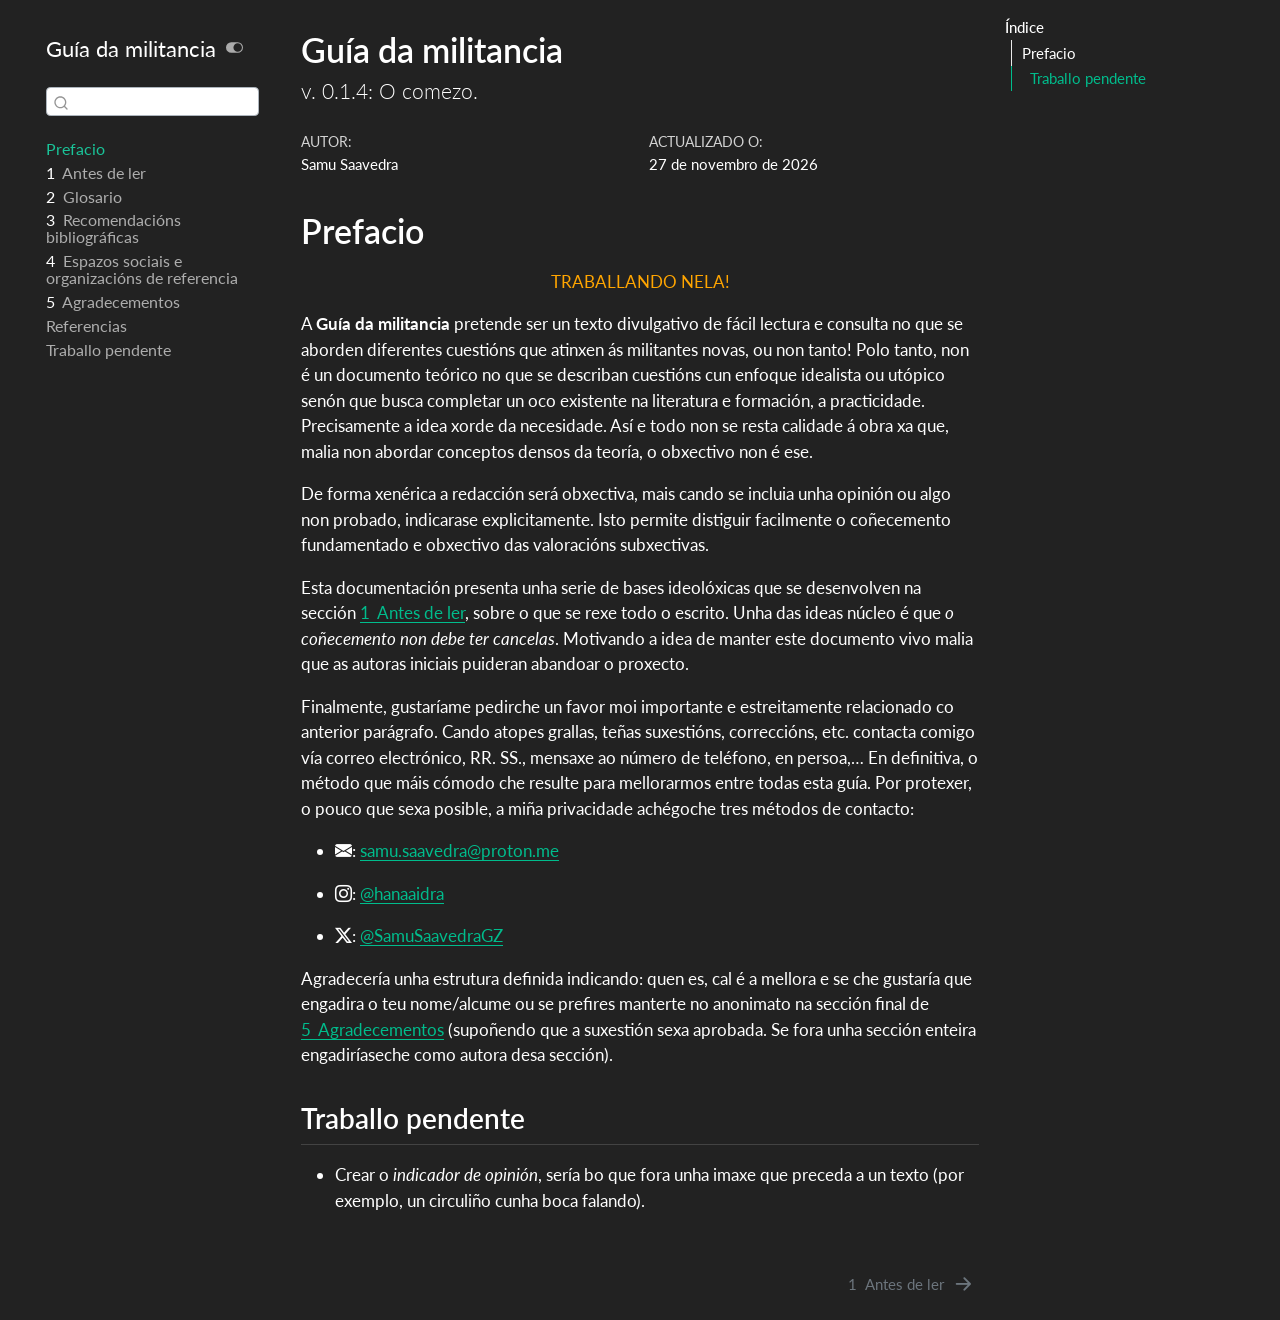
<file: index.html>
<!DOCTYPE html>
<html xmlns="http://www.w3.org/1999/xhtml" lang="gl" xml:lang="gl"><head>

<meta charset="utf-8">
<meta name="generator" content="quarto-1.10.19">

<meta name="viewport" content="width=device-width, initial-scale=1.0, user-scalable=yes">

<meta name="author" content="Samu Saavedra">

<title>Guía da militancia</title>
<style>
/* Default styles provided by pandoc.
** See https://pandoc.org/MANUAL.html#variables-for-html for config info.
*/
span.smallcaps{font-variant: small-caps;}
div.columns{display: flex; gap: 1.5em;}
div.column{flex: auto;}
@media screen {
div.columns{gap: min(4vw, 1.5em);}
div.column{overflow-x: auto;}
}
div.hanging-indent{margin-left: 1.5em; text-indent: -1.5em;}
ul.task-list{list-style: none;}
ul.task-list li input[type="checkbox"] {
  width: 0.8em;
  margin: 0 0.8em 0.2em -1em; /* quarto-specific, see https://github.com/quarto-dev/quarto-cli/issues/4556 */ 
  vertical-align: middle;
}
</style>


<script src="site_libs/quarto-nav/quarto-nav.js"></script>
<script src="site_libs/quarto-nav/headroom.min.js"></script>
<script src="site_libs/clipboard/clipboard.min.js"></script>
<script src="site_libs/quarto-search/autocomplete.umd.js"></script>
<script src="site_libs/quarto-search/fuse.min.js"></script>
<script src="site_libs/quarto-search/quarto-search.js"></script>
<meta name="quarto:offset" content="./">
<link href="./antes_de_ler.html" rel="next">
<script src="site_libs/quarto-html/quarto.js" type="module"></script>
<script src="site_libs/quarto-html/tabsets/tabsets.js" type="module"></script>
<script src="site_libs/quarto-html/popper.min.js"></script>
<script src="site_libs/quarto-html/tippy.umd.min.js"></script>
<link href="site_libs/quarto-html/tippy.css" rel="stylesheet">
<link href="site_libs/quarto-html/quarto-syntax-highlighting-bf27225e3a48a9273f3daa8f8e829971.css" rel="stylesheet" class="quarto-color-scheme" id="quarto-text-highlighting-styles">
<link href="site_libs/quarto-html/quarto-syntax-highlighting-dark-b626d73c4c936ccc3cb08be7d45d1df6.css" rel="stylesheet" class="quarto-color-scheme quarto-color-alternate" id="quarto-text-highlighting-styles">
<script src="site_libs/bootstrap/bootstrap.min.js"></script>
<link href="site_libs/bootstrap/bootstrap-icons.css" rel="stylesheet">
<link href="site_libs/bootstrap/bootstrap-aed98941c9a23d34670946fc9452eebc.min.css" rel="stylesheet" append-hash="true" class="quarto-color-scheme" id="quarto-bootstrap" data-mode="light">
<link href="site_libs/bootstrap/bootstrap-dark-508a3967fcba8ac229af21958218d07f.min.css" rel="stylesheet" append-hash="true" class="quarto-color-scheme quarto-color-alternate" id="quarto-bootstrap" data-mode="dark">
<link href="site_libs/quarto-contrib/bootstrap-icons-1.13.1/bootstrap-icons.css" rel="stylesheet">
<script id="quarto-search-options" type="application/json">{
  "location": "sidebar",
  "copy-button": false,
  "collapse-after": 3,
  "panel-placement": "start",
  "type": "textbox",
  "limit": 50,
  "keyboard-shortcut": [
    "f",
    "/",
    "s"
  ],
  "show-item-context": false,
  "language": {
    "search-no-results-text": "No results",
    "search-matching-documents-text": "matching documents",
    "search-copy-link-title": "Copy link to search",
    "search-hide-matches-text": "Hide additional matches",
    "search-more-match-text": "more match in this document",
    "search-more-matches-text": "more matches in this document",
    "search-clear-button-title": "Clear",
    "search-text-placeholder": "",
    "search-detached-cancel-button-title": "Cancel",
    "search-submit-button-title": "Submit",
    "search-label": "Search"
  }
}</script>
<style>html{ scroll-behavior: smooth; }</style>


</head>

<body class="nav-sidebar floating quarto-dark"><script id="quarto-html-before-body" type="application/javascript">
    const toggleBodyColorMode = (bsSheetEl) => {
      const mode = bsSheetEl.getAttribute("data-mode");
      const bodyEl = window.document.querySelector("body");
      if (mode === "dark") {
        bodyEl.classList.add("quarto-dark");
        bodyEl.classList.remove("quarto-light");
      } else {
        bodyEl.classList.add("quarto-light");
        bodyEl.classList.remove("quarto-dark");
      }
    }
    const toggleBodyColorPrimary = () => {
      const bsSheetEl = window.document.querySelector("link#quarto-bootstrap:not([rel=disabled-stylesheet])");
      if (bsSheetEl) {
        toggleBodyColorMode(bsSheetEl);
      }
    }
    const setColorSchemeToggle = (alternate) => {
      const toggles = window.document.querySelectorAll('.quarto-color-scheme-toggle');
      for (let i=0; i < toggles.length; i++) {
        const toggle = toggles[i];
        if (toggle) {
          if (alternate) {
            toggle.classList.add("alternate");
          } else {
            toggle.classList.remove("alternate");
          }
        }
      }
    };
    const toggleColorMode = (alternate) => {
      // Switch the stylesheets
      const primaryStylesheets = window.document.querySelectorAll('link.quarto-color-scheme:not(.quarto-color-alternate)');
      const alternateStylesheets = window.document.querySelectorAll('link.quarto-color-scheme.quarto-color-alternate');
      manageTransitions('#quarto-margin-sidebar .nav-link', false);
      if (alternate) {
        // note: dark is layered on light, we don't disable primary!
        enableStylesheet(alternateStylesheets);
        for (const sheetNode of alternateStylesheets) {
          if (sheetNode.id === "quarto-bootstrap") {
            toggleBodyColorMode(sheetNode);
          }
        }
      } else {
        disableStylesheet(alternateStylesheets);
        enableStylesheet(primaryStylesheets)
        toggleBodyColorPrimary();
      }
      manageTransitions('#quarto-margin-sidebar .nav-link', true);
      // Switch the toggles
      setColorSchemeToggle(alternate)
      // Hack to workaround the fact that safari doesn't
      // properly recolor the scrollbar when toggling (#1455)
      if (navigator.userAgent.indexOf('Safari') > 0 && navigator.userAgent.indexOf('Chrome') == -1) {
        manageTransitions("body", false);
        window.scrollTo(0, 1);
        setTimeout(() => {
          window.scrollTo(0, 0);
          manageTransitions("body", true);
        }, 40);
      }
    }
    const disableStylesheet = (stylesheets) => {
      for (let i=0; i < stylesheets.length; i++) {
        const stylesheet = stylesheets[i];
        stylesheet.rel = 'disabled-stylesheet';
      }
    }
    const enableStylesheet = (stylesheets) => {
      for (let i=0; i < stylesheets.length; i++) {
        const stylesheet = stylesheets[i];
        if(stylesheet.rel !== 'stylesheet') { // for Chrome, which will still FOUC without this check
          stylesheet.rel = 'stylesheet';
        }
      }
    }
    const manageTransitions = (selector, allowTransitions) => {
      const els = window.document.querySelectorAll(selector);
      for (let i=0; i < els.length; i++) {
        const el = els[i];
        if (allowTransitions) {
          el.classList.remove('notransition');
        } else {
          el.classList.add('notransition');
        }
      }
    }
    const isFileUrl = () => {
      return window.location.protocol === 'file:';
    }
    const hasAlternateSentinel = () => {
      let styleSentinel = getColorSchemeSentinel();
      if (styleSentinel !== null) {
        return styleSentinel === "alternate";
      } else {
        return false;
      }
    }
    const setStyleSentinel = (alternate) => {
      const value = alternate ? "alternate" : "default";
      if (!isFileUrl()) {
        window.localStorage.setItem("quarto-color-scheme", value);
      } else {
        localAlternateSentinel = value;
      }
    }
    const getColorSchemeSentinel = () => {
      if (!isFileUrl()) {
        const storageValue = window.localStorage.getItem("quarto-color-scheme");
        return storageValue != null ? storageValue : localAlternateSentinel;
      } else {
        return localAlternateSentinel;
      }
    }
    const toggleGiscusIfUsed = (isAlternate, darkModeDefault) => {
      const baseTheme = document.querySelector('#giscus-base-theme')?.value ?? 'light';
      const alternateTheme = document.querySelector('#giscus-alt-theme')?.value ?? 'dark';
      let newTheme = '';
      if(authorPrefersDark) {
        newTheme = isAlternate ? baseTheme : alternateTheme;
      } else {
        newTheme = isAlternate ? alternateTheme : baseTheme;
      }
      const changeGiscusTheme = () => {
        // From: https://github.com/giscus/giscus/issues/336
        const sendMessage = (message) => {
          const iframe = document.querySelector('iframe.giscus-frame');
          if (!iframe) return;
          iframe.contentWindow.postMessage({ giscus: message }, 'https://giscus.app');
        }
        sendMessage({
          setConfig: {
            theme: newTheme
          }
        });
      }
      const isGiscussLoaded = window.document.querySelector('iframe.giscus-frame') !== null;
      if (isGiscussLoaded) {
        changeGiscusTheme();
      }
    };
    const authorPrefersDark = true;
    const darkModeDefault = authorPrefersDark;
    let localAlternateSentinel = darkModeDefault ? 'alternate' : 'default';
    // Dark / light mode switch
    window.quartoToggleColorScheme = () => {
      // Read the current dark / light value
      let toAlternate = !hasAlternateSentinel();
      toggleColorMode(toAlternate);
      setStyleSentinel(toAlternate);
      toggleGiscusIfUsed(toAlternate, darkModeDefault);
      window.dispatchEvent(new Event('resize'));
    };
    // Switch to dark mode if need be
    if (hasAlternateSentinel()) {
      toggleColorMode(true);
    } else {
      toggleColorMode(false);
    }
  </script>

<div id="quarto-search-results"></div>
  <header id="quarto-header" class="headroom fixed-top">
  <nav class="quarto-secondary-nav">
    <div class="container-fluid d-flex">
      <button type="button" class="quarto-btn-toggle btn" data-bs-toggle="collapse" role="button" data-bs-target=".quarto-sidebar-collapse-item" aria-controls="quarto-sidebar" aria-expanded="false" aria-label="Toggle sidebar navigation" onclick="if (window.quartoToggleHeadroom) { window.quartoToggleHeadroom(); }">
        <i class="bi bi-layout-text-sidebar-reverse"></i>
      </button>
        <nav class="quarto-page-breadcrumbs" aria-label="breadcrumb"><ol class="breadcrumb"><li class="breadcrumb-item"><a href="./index.html">Prefacio</a></li></ol></nav>
        <a class="flex-grow-1" role="navigation" data-bs-toggle="collapse" data-bs-target=".quarto-sidebar-collapse-item" aria-controls="quarto-sidebar" aria-expanded="false" aria-label="Toggle sidebar navigation" onclick="if (window.quartoToggleHeadroom) { window.quartoToggleHeadroom(); }">      
        </a>
      <button type="button" class="btn quarto-search-button" aria-label="Search" onclick="window.quartoOpenSearch();">
        <i class="bi bi-search"></i>
      </button>
    </div>
  </nav>
</header>
<!-- content -->
<div id="quarto-content" class="quarto-container page-columns page-rows-contents page-layout-article">
<!-- sidebar -->
  <nav id="quarto-sidebar" class="sidebar collapse collapse-horizontal quarto-sidebar-collapse-item sidebar-navigation floating overflow-auto">
    <div class="pt-lg-2 mt-2 text-left sidebar-header">
    <div class="sidebar-title mb-0 py-0">
      <a href="./">Guía da militancia</a> 
        <div class="sidebar-tools-main">
  <a href="" class="quarto-color-scheme-toggle quarto-navigation-tool  px-1" onclick="window.quartoToggleColorScheme(); return false;" title="Toggle dark mode"><i class="bi"></i></a>
</div>
    </div>
      </div>
        <div class="mt-2 flex-shrink-0 align-items-center">
        <div class="sidebar-search">
        <div id="quarto-search" class="" title="Search"></div>
        </div>
        </div>
    <div class="sidebar-menu-container"> 
    <ul class="list-unstyled mt-1">
        <li class="sidebar-item">
  <div class="sidebar-item-container"> 
  <a href="./index.html" class="sidebar-item-text sidebar-link active">
 <span class="menu-text">Prefacio</span></a>
  </div>
</li>
        <li class="sidebar-item">
  <div class="sidebar-item-container"> 
  <a href="./antes_de_ler.html" class="sidebar-item-text sidebar-link">
 <span class="menu-text"><span class="chapter-number">1</span>&nbsp; <span class="chapter-title">Antes de ler</span></span></a>
  </div>
</li>
        <li class="sidebar-item">
  <div class="sidebar-item-container"> 
  <a href="./glosario.html" class="sidebar-item-text sidebar-link">
 <span class="menu-text"><span class="chapter-number">2</span>&nbsp; <span class="chapter-title">Glosario</span></span></a>
  </div>
</li>
        <li class="sidebar-item">
  <div class="sidebar-item-container"> 
  <a href="./recomendacions_bibliograficas.html" class="sidebar-item-text sidebar-link">
 <span class="menu-text"><span class="chapter-number">3</span>&nbsp; <span class="chapter-title">Recomendacións bibliográficas</span></span></a>
  </div>
</li>
        <li class="sidebar-item">
  <div class="sidebar-item-container"> 
  <a href="./espazos_sociais_e_organizacions_de_referencia.html" class="sidebar-item-text sidebar-link">
 <span class="menu-text"><span class="chapter-number">4</span>&nbsp; <span class="chapter-title">Espazos sociais e organizacións de referencia</span></span></a>
  </div>
</li>
        <li class="sidebar-item">
  <div class="sidebar-item-container"> 
  <a href="./agradecementos.html" class="sidebar-item-text sidebar-link">
 <span class="menu-text"><span class="chapter-number">5</span>&nbsp; <span class="chapter-title">Agradecementos</span></span></a>
  </div>
</li>
        <li class="sidebar-item">
  <div class="sidebar-item-container"> 
  <a href="./referencias.html" class="sidebar-item-text sidebar-link">
 <span class="menu-text">Referencias</span></a>
  </div>
</li>
        <li class="sidebar-item">
  <div class="sidebar-item-container"> 
  <a href="./traballo_pendente.html" class="sidebar-item-text sidebar-link">
 <span class="menu-text">Traballo pendente</span></a>
  </div>
</li>
    </ul>
    </div>
</nav>
<div id="quarto-sidebar-glass" class="quarto-sidebar-collapse-item" data-bs-toggle="collapse" data-bs-target=".quarto-sidebar-collapse-item"></div>
<!-- margin-sidebar -->
    <div id="quarto-margin-sidebar" class="sidebar margin-sidebar">
        <nav id="TOC" role="doc-toc" class="toc-active">
    <h2 id="toc-title">Índice</h2>
   
  <ul>
  <li><a href="#sec-prefacio" id="toc-sec-prefacio" class="nav-link active" data-scroll-target="#sec-prefacio">Prefacio</a>
  <ul class="collapse">
  <li><a href="#traballo-pendente" id="toc-traballo-pendente" class="nav-link" data-scroll-target="#traballo-pendente">Traballo pendente</a></li>
  </ul></li>
  </ul>
</nav>
    </div>
<!-- main -->
<main class="content" id="quarto-document-content">


<header id="title-block-header" class="quarto-title-block default">
<div class="quarto-title">
<h1 class="title">Guía da militancia</h1>
<p class="subtitle lead">v. 0.1.4: O comezo.</p>
</div>



<div class="quarto-title-meta">

    <div>
    <div class="quarto-title-meta-heading">Autor:</div>
    <div class="quarto-title-meta-contents">
             <p>Samu Saavedra </p>
          </div>
  </div>
    
    <div>
    <div class="quarto-title-meta-heading">Actualizado o:</div>
    <div class="quarto-title-meta-contents">
      <p class="date">27 de novembro de 2026</p>
    </div>
  </div>
  
    
  </div>
  


</header>


<section id="sec-prefacio" class="level1 unnumbered">
<h1 class="unnumbered">Prefacio</h1>
<div style="text-align: center; color: orange;">
<p>TRABALLANDO NELA!</p>
</div>
<p>A <strong>Guía da militancia</strong> pretende ser un texto divulgativo de fácil lectura e consulta no que se aborden diferentes cuestións que atinxen ás militantes novas, ou non tanto! Polo tanto, non é un documento teórico no que se describan cuestións cun enfoque idealista ou utópico senón que busca completar un oco existente na literatura e formación, a practicidade. Precisamente a idea xorde da necesidade. Así e todo non se resta calidade á obra xa que, malia non abordar conceptos densos da teoría, o obxectivo non é ese.</p>
<p>De forma xenérica a redacción será obxectiva, mais cando se incluia unha opinión ou algo non probado, indicarase explicitamente. Isto permite distiguir facilmente o coñecemento fundamentado e obxectivo das valoracións subxectivas.</p>
<p>Esta documentación presenta unha serie de bases ideolóxicas que se desenvolven na sección <a href="antes_de_ler.html" class="quarto-xref"><span>1&nbsp; Antes de ler</span></a>, sobre o que se rexe todo o escrito. Unha das ideas núcleo é que <em>o coñecemento non debe ter cancelas</em>. Motivando a idea de manter este documento vivo malia que as autoras iniciais puideran abandoar o proxecto.</p>
<p>Finalmente, gustaríame pedirche un favor moi importante e estreitamente relacionado co anterior parágrafo. Cando atopes grallas, teñas suxestións, correccións, etc. contacta comigo vía correo electrónico, RR. SS., mensaxe ao número de teléfono, en persoa,… En definitiva, o método que máis cómodo che resulte para mellorarmos entre todas esta guía. Por protexer, o pouco que sexa posible, a miña privacidade achégoche tres <span id="metodos-contacto">métodos de contacto</span>:</p>
<ul>
<li><p><i class="bi-envelope-fill " style="" role="img" aria-hidden="true"></i>: <a href="mailto:samu.saavedra@proton.me">samu.saavedra@proton.me</a></p></li>
<li><p><i class="bi-instagram " style="" role="img" aria-hidden="true"></i>: <a href="https://www.instagram.com/hanaaidra/" target="_blank">@hanaaidra</a></p></li>
<li><p><i class="bi-twitter-x " style="" role="img" aria-hidden="true"></i>: <a href="https://x.com/SamuSaavedraGZ" target="_blank">@SamuSaavedraGZ</a></p></li>
</ul>
<p>Agradecería unha estrutura definida indicando: quen es, cal é a mellora e se che gustaría que engadira o teu nome/alcume ou se prefires manterte no anonimato na sección final de <a href="agradecementos.html" class="quarto-xref"><span>5&nbsp; Agradecementos</span></a> (supoñendo que a suxestión sexa aprobada. Se fora unha sección enteira engadiríaseche como autora desa sección).</p>
<section id="traballo-pendente" class="level2">
<h2 data-anchor-id="traballo-pendente">Traballo pendente</h2>
<ul>
<li>Crear o <em>indicador de opinión</em>, sería bo que fora unha imaxe que preceda a un texto (por exemplo, un circuliño cunha boca falando).</li>
</ul>


</section>
</section>

</main> <!-- /main -->
<script id="quarto-html-after-body" type="application/javascript">
  window.document.addEventListener("DOMContentLoaded", function (event) {
    // Ensure there is a toggle, if there isn't float one in the top right
    if (window.document.querySelector('.quarto-color-scheme-toggle') === null) {
      const a = window.document.createElement('a');
      a.classList.add('top-right');
      a.classList.add('quarto-color-scheme-toggle');
      a.href = "";
      a.onclick = function() { try { window.quartoToggleColorScheme(); } catch {} return false; };
      const i = window.document.createElement("i");
      i.classList.add('bi');
      a.appendChild(i);
      window.document.body.appendChild(a);
    }
    setColorSchemeToggle(hasAlternateSentinel())
    const isCodeAnnotation = (el) => {
      for (const clz of el.classList) {
        if (clz.startsWith('code-annotation-')) {                     
          return true;
        }
      }
      return false;
    }
    const onCopySuccess = function(e) {
      // button target
      const button = e.trigger;
      // don't keep focus
      button.blur();
      // flash "checked"
      button.classList.add('code-copy-button-checked');
      var currentTitle = button.getAttribute("title");
      button.setAttribute("title", "Copied!");
      let tooltip;
      if (window.bootstrap) {
        button.setAttribute("data-bs-toggle", "tooltip");
        button.setAttribute("data-bs-placement", "left");
        button.setAttribute("data-bs-title", "Copied!");
        tooltip = new bootstrap.Tooltip(button, 
          { trigger: "manual", 
            customClass: "code-copy-button-tooltip",
            offset: [0, -8]});
        tooltip.show();    
      }
      setTimeout(function() {
        if (tooltip) {
          tooltip.hide();
          button.removeAttribute("data-bs-title");
          button.removeAttribute("data-bs-toggle");
          button.removeAttribute("data-bs-placement");
        }
        button.setAttribute("title", currentTitle);
        button.classList.remove('code-copy-button-checked');
      }, 1000);
      // clear code selection
      e.clearSelection();
    }
    const getTextToCopy = function(trigger) {
      const outerScaffold = trigger.parentElement.cloneNode(true);
      const codeEl = outerScaffold.querySelector('code');
      for (const childEl of codeEl.children) {
        if (isCodeAnnotation(childEl)) {
          childEl.remove();
        }
      }
      return codeEl.innerText;
    }
    const clipboard = new window.ClipboardJS('.code-copy-button:not([data-in-quarto-modal])', {
      text: getTextToCopy
    });
    clipboard.on('success', onCopySuccess);
    if (window.document.getElementById('quarto-embedded-source-code-modal')) {
      const clipboardModal = new window.ClipboardJS('.code-copy-button[data-in-quarto-modal]', {
        text: getTextToCopy,
        container: window.document.getElementById('quarto-embedded-source-code-modal')
      });
      clipboardModal.on('success', onCopySuccess);
    }
      var localhostRegex = new RegExp(/^(?:http|https):\/\/localhost\:?[0-9]*\//);
      var mailtoRegex = new RegExp(/^mailto:/);
        var filterRegex = new RegExp('/' + window.location.host + '/');
      var isInternal = (href) => {
          return filterRegex.test(href) || localhostRegex.test(href) || mailtoRegex.test(href);
      }
      // Inspect non-navigation links and adorn them if external
     var links = window.document.querySelectorAll('a[href]:not(.nav-link):not(.navbar-brand):not(.toc-action):not(.sidebar-link):not(.sidebar-item-toggle):not(.pagination-link):not(.no-external):not([aria-hidden]):not(.dropdown-item):not(.quarto-navigation-tool):not(.about-link)');
      for (var i=0; i<links.length; i++) {
        const link = links[i];
        if (!isInternal(link.href)) {
          // undo the damage that might have been done by quarto-nav.js in the case of
          // links that we want to consider external
          if (link.dataset.originalHref !== undefined) {
            link.href = link.dataset.originalHref;
          }
        }
      }
    function tippyHover(el, contentFn, onTriggerFn, onUntriggerFn) {
      const config = {
        allowHTML: true,
        maxWidth: 500,
        delay: 100,
        arrow: false,
        appendTo: function(el) {
            return el.parentElement;
        },
        interactive: true,
        interactiveBorder: 10,
        theme: 'quarto',
        placement: 'bottom-start',
      };
      if (contentFn) {
        config.content = contentFn;
      }
      if (onTriggerFn) {
        config.onTrigger = onTriggerFn;
      }
      if (onUntriggerFn) {
        config.onUntrigger = onUntriggerFn;
      }
      window.tippy(el, config); 
    }
    const noterefs = window.document.querySelectorAll('a[role="doc-noteref"]');
    for (var i=0; i<noterefs.length; i++) {
      const ref = noterefs[i];
      tippyHover(ref, function() {
        // use id or data attribute instead here
        let href = ref.getAttribute('data-footnote-href') || ref.getAttribute('href');
        try { href = new URL(href).hash; } catch {}
        const id = href.replace(/^#\/?/, "");
        const note = window.document.getElementById(id);
        if (note) {
          return note.innerHTML;
        } else {
          return "";
        }
      });
    }
    const xrefs = window.document.querySelectorAll('a.quarto-xref');
    const processXRef = (id, note) => {
      // Strip column container classes
      const stripColumnClz = (el) => {
        el.classList.remove("page-full", "page-columns");
        if (el.children) {
          for (const child of el.children) {
            stripColumnClz(child);
          }
        }
      }
      stripColumnClz(note)
      if (id === null || id.startsWith('sec-')) {
        // Special case sections, only their first couple elements
        const container = document.createElement("div");
        if (note.children && note.children.length > 2) {
          container.appendChild(note.children[0].cloneNode(true));
          for (let i = 1; i < note.children.length; i++) {
            const child = note.children[i];
            if (child.tagName === "P" && child.innerText === "") {
              continue;
            } else {
              container.appendChild(child.cloneNode(true));
              break;
            }
          }
          if (window.Quarto?.typesetMath) {
            window.Quarto.typesetMath(container);
          }
          return container.innerHTML
        } else {
          if (window.Quarto?.typesetMath) {
            window.Quarto.typesetMath(note);
          }
          return note.innerHTML;
        }
      } else {
        // Remove any anchor links if they are present
        const anchorLink = note.querySelector('a.anchorjs-link');
        if (anchorLink) {
          anchorLink.remove();
        }
        if (window.Quarto?.typesetMath) {
          window.Quarto.typesetMath(note);
        }
        if (note.classList.contains("callout")) {
          return note.outerHTML;
        } else {
          return note.innerHTML;
        }
      }
    }
    for (var i=0; i<xrefs.length; i++) {
      const xref = xrefs[i];
      tippyHover(xref, undefined, function(instance) {
        instance.disable();
        let url = xref.getAttribute('href');
        let hash = undefined; 
        if (url.startsWith('#')) {
          hash = url;
        } else {
          try { hash = new URL(url).hash; } catch {}
        }
        if (hash) {
          const id = hash.replace(/^#\/?/, "");
          const note = window.document.getElementById(id);
          if (note !== null) {
            try {
              const html = processXRef(id, note.cloneNode(true));
              instance.setContent(html);
            } finally {
              instance.enable();
              instance.show();
            }
          } else {
            // See if we can fetch this
            fetch(url.split('#')[0])
            .then(res => res.text())
            .then(html => {
              const parser = new DOMParser();
              const htmlDoc = parser.parseFromString(html, "text/html");
              const note = htmlDoc.getElementById(id);
              if (note !== null) {
                const html = processXRef(id, note);
                instance.setContent(html);
              } 
            }).finally(() => {
              instance.enable();
              instance.show();
            });
          }
        } else {
          // See if we can fetch a full url (with no hash to target)
          // This is a special case and we should probably do some content thinning / targeting
          fetch(url)
          .then(res => res.text())
          .then(html => {
            const parser = new DOMParser();
            const htmlDoc = parser.parseFromString(html, "text/html");
            const note = htmlDoc.querySelector('main.content');
            if (note !== null) {
              // This should only happen for chapter cross references
              // (since there is no id in the URL)
              // remove the first header
              if (note.children.length > 0 && note.children[0].tagName === "HEADER") {
                note.children[0].remove();
              }
              const html = processXRef(null, note);
              instance.setContent(html);
            } 
          }).finally(() => {
            instance.enable();
            instance.show();
          });
        }
      }, function(instance) {
      });
    }
        let selectedAnnoteEl;
        const selectorForAnnotation = ( cell, annotation) => {
          let cellAttr = 'data-code-cell="' + cell + '"';
          let lineAttr = 'data-code-annotation="' +  annotation + '"';
          const selector = 'span[' + cellAttr + '][' + lineAttr + ']';
          return selector;
        }
        const selectCodeLines = (annoteEl) => {
          const doc = window.document;
          const targetCell = annoteEl.getAttribute("data-target-cell");
          const targetAnnotation = annoteEl.getAttribute("data-target-annotation");
          const annoteSpan = window.document.querySelector(selectorForAnnotation(targetCell, targetAnnotation));
          const lines = annoteSpan.getAttribute("data-code-lines").split(",");
          const lineIds = lines.map((line) => {
            return targetCell + "-" + line;
          })
          let top = null;
          let height = null;
          let parent = null;
          if (lineIds.length > 0) {
              //compute the position of the single el (top and bottom and make a div)
              const el = window.document.getElementById(lineIds[0]);
              top = el.offsetTop;
              height = el.offsetHeight;
              parent = el.parentElement.parentElement;
            if (lineIds.length > 1) {
              const lastEl = window.document.getElementById(lineIds[lineIds.length - 1]);
              const bottom = lastEl.offsetTop + lastEl.offsetHeight;
              height = bottom - top;
            }
            if (top !== null && height !== null && parent !== null) {
              // cook up a div (if necessary) and position it 
              let div = window.document.getElementById("code-annotation-line-highlight");
              if (div === null) {
                div = window.document.createElement("div");
                div.setAttribute("id", "code-annotation-line-highlight");
                div.style.position = 'absolute';
                parent.appendChild(div);
              }
              div.style.top = top - 2 + "px";
              div.style.height = height + 4 + "px";
              div.style.left = 0;
              let gutterDiv = window.document.getElementById("code-annotation-line-highlight-gutter");
              if (gutterDiv === null) {
                gutterDiv = window.document.createElement("div");
                gutterDiv.setAttribute("id", "code-annotation-line-highlight-gutter");
                gutterDiv.style.position = 'absolute';
                const codeCell = window.document.getElementById(targetCell);
                const gutter = codeCell.querySelector('.code-annotation-gutter');
                gutter.appendChild(gutterDiv);
              }
              gutterDiv.style.top = top - 2 + "px";
              gutterDiv.style.height = height + 4 + "px";
            }
            selectedAnnoteEl = annoteEl;
          }
        };
        const unselectCodeLines = () => {
          const elementsIds = ["code-annotation-line-highlight", "code-annotation-line-highlight-gutter"];
          elementsIds.forEach((elId) => {
            const div = window.document.getElementById(elId);
            if (div) {
              div.remove();
            }
          });
          selectedAnnoteEl = undefined;
        };
          // Handle positioning of the toggle
      window.addEventListener(
        "resize",
        throttle(() => {
          elRect = undefined;
          if (selectedAnnoteEl) {
            selectCodeLines(selectedAnnoteEl);
          }
        }, 10)
      );
      function throttle(fn, ms) {
      let throttle = false;
      let timer;
        return (...args) => {
          if(!throttle) { // first call gets through
              fn.apply(this, args);
              throttle = true;
          } else { // all the others get throttled
              if(timer) clearTimeout(timer); // cancel #2
              timer = setTimeout(() => {
                fn.apply(this, args);
                timer = throttle = false;
              }, ms);
          }
        };
      }
        // Attach click handler to the DT
        const annoteDls = window.document.querySelectorAll('dt[data-target-cell]');
        for (const annoteDlNode of annoteDls) {
          annoteDlNode.addEventListener('click', (event) => {
            const clickedEl = event.target;
            if (clickedEl !== selectedAnnoteEl) {
              unselectCodeLines();
              const activeEl = window.document.querySelector('dt[data-target-cell].code-annotation-active');
              if (activeEl) {
                activeEl.classList.remove('code-annotation-active');
              }
              selectCodeLines(clickedEl);
              clickedEl.classList.add('code-annotation-active');
            } else {
              // Unselect the line
              unselectCodeLines();
              clickedEl.classList.remove('code-annotation-active');
            }
          });
        }
    const findCites = (el) => {
      const parentEl = el.parentElement;
      if (parentEl) {
        const cites = parentEl.dataset.cites;
        if (cites) {
          return {
            el,
            cites: cites.split(' ')
          };
        } else {
          return findCites(el.parentElement)
        }
      } else {
        return undefined;
      }
    };
    var bibliorefs = window.document.querySelectorAll('a[role="doc-biblioref"]');
    for (var i=0; i<bibliorefs.length; i++) {
      const ref = bibliorefs[i];
      const citeInfo = findCites(ref);
      if (citeInfo) {
        tippyHover(citeInfo.el, function() {
          var popup = window.document.createElement('div');
          citeInfo.cites.forEach(function(cite) {
            var citeDiv = window.document.createElement('div');
            citeDiv.classList.add('hanging-indent');
            citeDiv.classList.add('csl-entry');
            var biblioDiv = window.document.getElementById('ref-' + cite);
            if (biblioDiv) {
              citeDiv.innerHTML = biblioDiv.innerHTML;
            }
            popup.appendChild(citeDiv);
          });
          return popup.innerHTML;
        });
      }
    }
  });
  </script>
<nav class="page-navigation">
  <div class="nav-page nav-page-previous">
  </div>
  <div class="nav-page nav-page-next">
      <a href="./antes_de_ler.html" class="pagination-link" aria-label="Antes de ler">
        <span class="nav-page-text"><span class="chapter-number">1</span>&nbsp; <span class="chapter-title">Antes de ler</span></span> <i class="bi bi-arrow-right-short"></i>
      </a>
  </div>
</nav>
</div> <!-- /content -->




<script src="site_libs/quarto-html/zenscroll-min.js"></script>
</body></html>
</file>
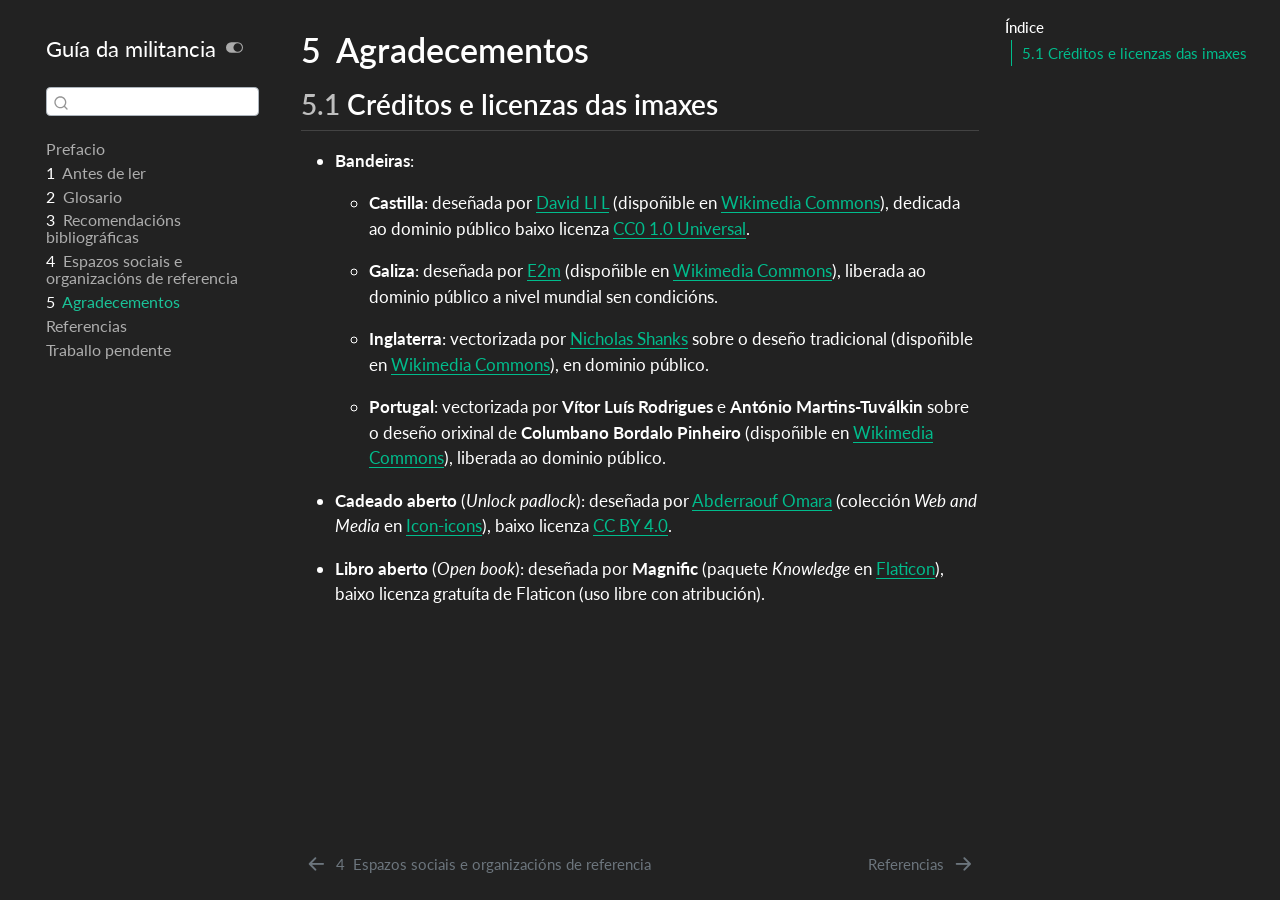
<file: agradecementos.html>
<!DOCTYPE html>
<html xmlns="http://www.w3.org/1999/xhtml" lang="gl" xml:lang="gl"><head>

<meta charset="utf-8">
<meta name="generator" content="quarto-1.10.19">

<meta name="viewport" content="width=device-width, initial-scale=1.0, user-scalable=yes">


<title>5&nbsp; Agradecementos – Guía da militancia</title>
<style>
/* Default styles provided by pandoc.
** See https://pandoc.org/MANUAL.html#variables-for-html for config info.
*/
span.smallcaps{font-variant: small-caps;}
div.columns{display: flex; gap: 1.5em;}
div.column{flex: auto;}
@media screen {
div.columns{gap: min(4vw, 1.5em);}
div.column{overflow-x: auto;}
}
div.hanging-indent{margin-left: 1.5em; text-indent: -1.5em;}
ul.task-list{list-style: none;}
ul.task-list li input[type="checkbox"] {
  width: 0.8em;
  margin: 0 0.8em 0.2em -1em; /* quarto-specific, see https://github.com/quarto-dev/quarto-cli/issues/4556 */ 
  vertical-align: middle;
}
</style>


<script src="site_libs/quarto-nav/quarto-nav.js"></script>
<script src="site_libs/quarto-nav/headroom.min.js"></script>
<script src="site_libs/clipboard/clipboard.min.js"></script>
<script src="site_libs/quarto-search/autocomplete.umd.js"></script>
<script src="site_libs/quarto-search/fuse.min.js"></script>
<script src="site_libs/quarto-search/quarto-search.js"></script>
<meta name="quarto:offset" content="./">
<link href="./referencias.html" rel="next">
<link href="./espazos_sociais_e_organizacions_de_referencia.html" rel="prev">
<script src="site_libs/quarto-html/quarto.js" type="module"></script>
<script src="site_libs/quarto-html/tabsets/tabsets.js" type="module"></script>
<script src="site_libs/quarto-html/popper.min.js"></script>
<script src="site_libs/quarto-html/tippy.umd.min.js"></script>
<link href="site_libs/quarto-html/tippy.css" rel="stylesheet">
<link href="site_libs/quarto-html/quarto-syntax-highlighting-bf27225e3a48a9273f3daa8f8e829971.css" rel="stylesheet" class="quarto-color-scheme" id="quarto-text-highlighting-styles">
<link href="site_libs/quarto-html/quarto-syntax-highlighting-dark-b626d73c4c936ccc3cb08be7d45d1df6.css" rel="stylesheet" class="quarto-color-scheme quarto-color-alternate" id="quarto-text-highlighting-styles">
<script src="site_libs/bootstrap/bootstrap.min.js"></script>
<link href="site_libs/bootstrap/bootstrap-icons.css" rel="stylesheet">
<link href="site_libs/bootstrap/bootstrap-aed98941c9a23d34670946fc9452eebc.min.css" rel="stylesheet" append-hash="true" class="quarto-color-scheme" id="quarto-bootstrap" data-mode="light">
<link href="site_libs/bootstrap/bootstrap-dark-508a3967fcba8ac229af21958218d07f.min.css" rel="stylesheet" append-hash="true" class="quarto-color-scheme quarto-color-alternate" id="quarto-bootstrap" data-mode="dark">
<script id="quarto-search-options" type="application/json">{
  "location": "sidebar",
  "copy-button": false,
  "collapse-after": 3,
  "panel-placement": "start",
  "type": "textbox",
  "limit": 50,
  "keyboard-shortcut": [
    "f",
    "/",
    "s"
  ],
  "show-item-context": false,
  "language": {
    "search-no-results-text": "No results",
    "search-matching-documents-text": "matching documents",
    "search-copy-link-title": "Copy link to search",
    "search-hide-matches-text": "Hide additional matches",
    "search-more-match-text": "more match in this document",
    "search-more-matches-text": "more matches in this document",
    "search-clear-button-title": "Clear",
    "search-text-placeholder": "",
    "search-detached-cancel-button-title": "Cancel",
    "search-submit-button-title": "Submit",
    "search-label": "Search"
  }
}</script>
<style>html{ scroll-behavior: smooth; }</style>


</head>

<body class="nav-sidebar floating quarto-dark"><script id="quarto-html-before-body" type="application/javascript">
    const toggleBodyColorMode = (bsSheetEl) => {
      const mode = bsSheetEl.getAttribute("data-mode");
      const bodyEl = window.document.querySelector("body");
      if (mode === "dark") {
        bodyEl.classList.add("quarto-dark");
        bodyEl.classList.remove("quarto-light");
      } else {
        bodyEl.classList.add("quarto-light");
        bodyEl.classList.remove("quarto-dark");
      }
    }
    const toggleBodyColorPrimary = () => {
      const bsSheetEl = window.document.querySelector("link#quarto-bootstrap:not([rel=disabled-stylesheet])");
      if (bsSheetEl) {
        toggleBodyColorMode(bsSheetEl);
      }
    }
    const setColorSchemeToggle = (alternate) => {
      const toggles = window.document.querySelectorAll('.quarto-color-scheme-toggle');
      for (let i=0; i < toggles.length; i++) {
        const toggle = toggles[i];
        if (toggle) {
          if (alternate) {
            toggle.classList.add("alternate");
          } else {
            toggle.classList.remove("alternate");
          }
        }
      }
    };
    const toggleColorMode = (alternate) => {
      // Switch the stylesheets
      const primaryStylesheets = window.document.querySelectorAll('link.quarto-color-scheme:not(.quarto-color-alternate)');
      const alternateStylesheets = window.document.querySelectorAll('link.quarto-color-scheme.quarto-color-alternate');
      manageTransitions('#quarto-margin-sidebar .nav-link', false);
      if (alternate) {
        // note: dark is layered on light, we don't disable primary!
        enableStylesheet(alternateStylesheets);
        for (const sheetNode of alternateStylesheets) {
          if (sheetNode.id === "quarto-bootstrap") {
            toggleBodyColorMode(sheetNode);
          }
        }
      } else {
        disableStylesheet(alternateStylesheets);
        enableStylesheet(primaryStylesheets)
        toggleBodyColorPrimary();
      }
      manageTransitions('#quarto-margin-sidebar .nav-link', true);
      // Switch the toggles
      setColorSchemeToggle(alternate)
      // Hack to workaround the fact that safari doesn't
      // properly recolor the scrollbar when toggling (#1455)
      if (navigator.userAgent.indexOf('Safari') > 0 && navigator.userAgent.indexOf('Chrome') == -1) {
        manageTransitions("body", false);
        window.scrollTo(0, 1);
        setTimeout(() => {
          window.scrollTo(0, 0);
          manageTransitions("body", true);
        }, 40);
      }
    }
    const disableStylesheet = (stylesheets) => {
      for (let i=0; i < stylesheets.length; i++) {
        const stylesheet = stylesheets[i];
        stylesheet.rel = 'disabled-stylesheet';
      }
    }
    const enableStylesheet = (stylesheets) => {
      for (let i=0; i < stylesheets.length; i++) {
        const stylesheet = stylesheets[i];
        if(stylesheet.rel !== 'stylesheet') { // for Chrome, which will still FOUC without this check
          stylesheet.rel = 'stylesheet';
        }
      }
    }
    const manageTransitions = (selector, allowTransitions) => {
      const els = window.document.querySelectorAll(selector);
      for (let i=0; i < els.length; i++) {
        const el = els[i];
        if (allowTransitions) {
          el.classList.remove('notransition');
        } else {
          el.classList.add('notransition');
        }
      }
    }
    const isFileUrl = () => {
      return window.location.protocol === 'file:';
    }
    const hasAlternateSentinel = () => {
      let styleSentinel = getColorSchemeSentinel();
      if (styleSentinel !== null) {
        return styleSentinel === "alternate";
      } else {
        return false;
      }
    }
    const setStyleSentinel = (alternate) => {
      const value = alternate ? "alternate" : "default";
      if (!isFileUrl()) {
        window.localStorage.setItem("quarto-color-scheme", value);
      } else {
        localAlternateSentinel = value;
      }
    }
    const getColorSchemeSentinel = () => {
      if (!isFileUrl()) {
        const storageValue = window.localStorage.getItem("quarto-color-scheme");
        return storageValue != null ? storageValue : localAlternateSentinel;
      } else {
        return localAlternateSentinel;
      }
    }
    const toggleGiscusIfUsed = (isAlternate, darkModeDefault) => {
      const baseTheme = document.querySelector('#giscus-base-theme')?.value ?? 'light';
      const alternateTheme = document.querySelector('#giscus-alt-theme')?.value ?? 'dark';
      let newTheme = '';
      if(authorPrefersDark) {
        newTheme = isAlternate ? baseTheme : alternateTheme;
      } else {
        newTheme = isAlternate ? alternateTheme : baseTheme;
      }
      const changeGiscusTheme = () => {
        // From: https://github.com/giscus/giscus/issues/336
        const sendMessage = (message) => {
          const iframe = document.querySelector('iframe.giscus-frame');
          if (!iframe) return;
          iframe.contentWindow.postMessage({ giscus: message }, 'https://giscus.app');
        }
        sendMessage({
          setConfig: {
            theme: newTheme
          }
        });
      }
      const isGiscussLoaded = window.document.querySelector('iframe.giscus-frame') !== null;
      if (isGiscussLoaded) {
        changeGiscusTheme();
      }
    };
    const authorPrefersDark = true;
    const darkModeDefault = authorPrefersDark;
    let localAlternateSentinel = darkModeDefault ? 'alternate' : 'default';
    // Dark / light mode switch
    window.quartoToggleColorScheme = () => {
      // Read the current dark / light value
      let toAlternate = !hasAlternateSentinel();
      toggleColorMode(toAlternate);
      setStyleSentinel(toAlternate);
      toggleGiscusIfUsed(toAlternate, darkModeDefault);
      window.dispatchEvent(new Event('resize'));
    };
    // Switch to dark mode if need be
    if (hasAlternateSentinel()) {
      toggleColorMode(true);
    } else {
      toggleColorMode(false);
    }
  </script>

<div id="quarto-search-results"></div>
  <header id="quarto-header" class="headroom fixed-top">
  <nav class="quarto-secondary-nav">
    <div class="container-fluid d-flex">
      <button type="button" class="quarto-btn-toggle btn" data-bs-toggle="collapse" role="button" data-bs-target=".quarto-sidebar-collapse-item" aria-controls="quarto-sidebar" aria-expanded="false" aria-label="Toggle sidebar navigation" onclick="if (window.quartoToggleHeadroom) { window.quartoToggleHeadroom(); }">
        <i class="bi bi-layout-text-sidebar-reverse"></i>
      </button>
        <nav class="quarto-page-breadcrumbs" aria-label="breadcrumb"><ol class="breadcrumb"><li class="breadcrumb-item"><a href="./agradecementos.html"><span class="chapter-number">5</span>&nbsp; <span class="chapter-title">Agradecementos</span></a></li></ol></nav>
        <a class="flex-grow-1" role="navigation" data-bs-toggle="collapse" data-bs-target=".quarto-sidebar-collapse-item" aria-controls="quarto-sidebar" aria-expanded="false" aria-label="Toggle sidebar navigation" onclick="if (window.quartoToggleHeadroom) { window.quartoToggleHeadroom(); }">      
        </a>
      <button type="button" class="btn quarto-search-button" aria-label="Search" onclick="window.quartoOpenSearch();">
        <i class="bi bi-search"></i>
      </button>
    </div>
  </nav>
</header>
<!-- content -->
<div id="quarto-content" class="quarto-container page-columns page-rows-contents page-layout-article">
<!-- sidebar -->
  <nav id="quarto-sidebar" class="sidebar collapse collapse-horizontal quarto-sidebar-collapse-item sidebar-navigation floating overflow-auto">
    <div class="pt-lg-2 mt-2 text-left sidebar-header">
    <div class="sidebar-title mb-0 py-0">
      <a href="./">Guía da militancia</a> 
        <div class="sidebar-tools-main">
  <a href="" class="quarto-color-scheme-toggle quarto-navigation-tool  px-1" onclick="window.quartoToggleColorScheme(); return false;" title="Toggle dark mode"><i class="bi"></i></a>
</div>
    </div>
      </div>
        <div class="mt-2 flex-shrink-0 align-items-center">
        <div class="sidebar-search">
        <div id="quarto-search" class="" title="Search"></div>
        </div>
        </div>
    <div class="sidebar-menu-container"> 
    <ul class="list-unstyled mt-1">
        <li class="sidebar-item">
  <div class="sidebar-item-container"> 
  <a href="./index.html" class="sidebar-item-text sidebar-link">
 <span class="menu-text">Prefacio</span></a>
  </div>
</li>
        <li class="sidebar-item">
  <div class="sidebar-item-container"> 
  <a href="./antes_de_ler.html" class="sidebar-item-text sidebar-link">
 <span class="menu-text"><span class="chapter-number">1</span>&nbsp; <span class="chapter-title">Antes de ler</span></span></a>
  </div>
</li>
        <li class="sidebar-item">
  <div class="sidebar-item-container"> 
  <a href="./glosario.html" class="sidebar-item-text sidebar-link">
 <span class="menu-text"><span class="chapter-number">2</span>&nbsp; <span class="chapter-title">Glosario</span></span></a>
  </div>
</li>
        <li class="sidebar-item">
  <div class="sidebar-item-container"> 
  <a href="./recomendacions_bibliograficas.html" class="sidebar-item-text sidebar-link">
 <span class="menu-text"><span class="chapter-number">3</span>&nbsp; <span class="chapter-title">Recomendacións bibliográficas</span></span></a>
  </div>
</li>
        <li class="sidebar-item">
  <div class="sidebar-item-container"> 
  <a href="./espazos_sociais_e_organizacions_de_referencia.html" class="sidebar-item-text sidebar-link">
 <span class="menu-text"><span class="chapter-number">4</span>&nbsp; <span class="chapter-title">Espazos sociais e organizacións de referencia</span></span></a>
  </div>
</li>
        <li class="sidebar-item">
  <div class="sidebar-item-container"> 
  <a href="./agradecementos.html" class="sidebar-item-text sidebar-link active">
 <span class="menu-text"><span class="chapter-number">5</span>&nbsp; <span class="chapter-title">Agradecementos</span></span></a>
  </div>
</li>
        <li class="sidebar-item">
  <div class="sidebar-item-container"> 
  <a href="./referencias.html" class="sidebar-item-text sidebar-link">
 <span class="menu-text">Referencias</span></a>
  </div>
</li>
        <li class="sidebar-item">
  <div class="sidebar-item-container"> 
  <a href="./traballo_pendente.html" class="sidebar-item-text sidebar-link">
 <span class="menu-text">Traballo pendente</span></a>
  </div>
</li>
    </ul>
    </div>
</nav>
<div id="quarto-sidebar-glass" class="quarto-sidebar-collapse-item" data-bs-toggle="collapse" data-bs-target=".quarto-sidebar-collapse-item"></div>
<!-- margin-sidebar -->
    <div id="quarto-margin-sidebar" class="sidebar margin-sidebar">
        <nav id="TOC" role="doc-toc" class="toc-active">
    <h2 id="toc-title">Índice</h2>
   
  <ul>
  <li><a href="#sec-creditos_imaxes" id="toc-sec-creditos_imaxes" class="nav-link active" data-scroll-target="#sec-creditos_imaxes"><span class="header-section-number">5.1</span> Créditos e licenzas das imaxes</a></li>
  </ul>
</nav>
    </div>
<!-- main -->
<main class="content" id="quarto-document-content">


<header id="title-block-header" class="quarto-title-block default">
<div class="quarto-title">
<h1 class="title"><span id="sec-agradecementos" class="quarto-section-identifier"><span class="chapter-number">5</span>&nbsp; <span class="chapter-title">Agradecementos</span></span></h1>
</div>



<div class="quarto-title-meta">

    
  
    
  </div>
  


</header>


<section id="sec-creditos_imaxes" class="level2" data-number="5.1">
<h2 data-number="5.1" data-anchor-id="sec-creditos_imaxes"><span class="header-section-number">5.1</span> Créditos e licenzas das imaxes</h2>
<ul>
<li><p><strong>Bandeiras</strong>:</p>
<ul>
<li><p><strong>Castilla</strong>: deseñada por <a href="https://commons.wikimedia.org/wiki/User:David_Ll_L" target="_blank">David Ll L</a> (dispoñible en <a href="https://commons.wikimedia.org/wiki/File:Bandera_de_Castilla.svg" target="_blank">Wikimedia Commons</a>), dedicada ao dominio público baixo licenza <a href="https://creativecommons.org/publicdomain/zero/1.0/deed.gl" target="_blank">CC0 1.0 Universal</a>.</p></li>
<li><p><strong>Galiza</strong>: deseñada por <a href="https://commons.wikimedia.org/wiki/User:E2m" target="_blank">E2m</a> (dispoñible en <a href="https://commons.wikimedia.org/wiki/File:Bandeira_galega_socialista.svg" target="_blank">Wikimedia Commons</a>), liberada ao dominio público a nivel mundial sen condicións.</p></li>
<li><p><strong>Inglaterra</strong>: vectorizada por <a href="https://commons.wikimedia.org/wiki/User:Nickshanks" target="_blank">Nicholas Shanks</a> sobre o deseño tradicional (dispoñible en <a href="https://commons.wikimedia.org/wiki/File:Flag_of_England.svg" target="_blank">Wikimedia Commons</a>), en dominio público.</p></li>
<li><p><strong>Portugal</strong>: vectorizada por <strong>Vítor Luís Rodrigues</strong> e <strong>António Martins-Tuválkin</strong> sobre o deseño orixinal de <strong>Columbano Bordalo Pinheiro</strong> (dispoñible en <a href="https://commons.wikimedia.org/wiki/File:Flag_of_Portugal.svg" target="_blank">Wikimedia Commons</a>), liberada ao dominio público.</p></li>
</ul></li>
<li><p><strong>Cadeado aberto</strong> (<em>Unlock padlock</em>): deseñada por <a href="https://icon-icons.com/authors/931-abderraouf-omara" target="_blank">Abderraouf Omara</a> (colección <em>Web and Media</em> en <a href="https://icon-icons.com/pack/web-and-media/2404" target="_blank">Icon-icons</a>), baixo licenza <a href="https://creativecommons.org/licenses/by/4.0/deed.gl" target="_blank">CC BY 4.0</a>.</p></li>
<li><p><strong>Libro aberto</strong> (<em>Open book</em>): deseñada por <strong>Magnific</strong> (paquete <em>Knowledge</em> en <a href="https://www.flaticon.com/free-icon/open-book_9809619" target="_blank">Flaticon</a>), baixo licenza gratuíta de Flaticon (uso libre con atribución).</p></li>
</ul>


</section>

</main> <!-- /main -->
<script id="quarto-html-after-body" type="application/javascript">
  window.document.addEventListener("DOMContentLoaded", function (event) {
    // Ensure there is a toggle, if there isn't float one in the top right
    if (window.document.querySelector('.quarto-color-scheme-toggle') === null) {
      const a = window.document.createElement('a');
      a.classList.add('top-right');
      a.classList.add('quarto-color-scheme-toggle');
      a.href = "";
      a.onclick = function() { try { window.quartoToggleColorScheme(); } catch {} return false; };
      const i = window.document.createElement("i");
      i.classList.add('bi');
      a.appendChild(i);
      window.document.body.appendChild(a);
    }
    setColorSchemeToggle(hasAlternateSentinel())
    const isCodeAnnotation = (el) => {
      for (const clz of el.classList) {
        if (clz.startsWith('code-annotation-')) {                     
          return true;
        }
      }
      return false;
    }
    const onCopySuccess = function(e) {
      // button target
      const button = e.trigger;
      // don't keep focus
      button.blur();
      // flash "checked"
      button.classList.add('code-copy-button-checked');
      var currentTitle = button.getAttribute("title");
      button.setAttribute("title", "Copied!");
      let tooltip;
      if (window.bootstrap) {
        button.setAttribute("data-bs-toggle", "tooltip");
        button.setAttribute("data-bs-placement", "left");
        button.setAttribute("data-bs-title", "Copied!");
        tooltip = new bootstrap.Tooltip(button, 
          { trigger: "manual", 
            customClass: "code-copy-button-tooltip",
            offset: [0, -8]});
        tooltip.show();    
      }
      setTimeout(function() {
        if (tooltip) {
          tooltip.hide();
          button.removeAttribute("data-bs-title");
          button.removeAttribute("data-bs-toggle");
          button.removeAttribute("data-bs-placement");
        }
        button.setAttribute("title", currentTitle);
        button.classList.remove('code-copy-button-checked');
      }, 1000);
      // clear code selection
      e.clearSelection();
    }
    const getTextToCopy = function(trigger) {
      const outerScaffold = trigger.parentElement.cloneNode(true);
      const codeEl = outerScaffold.querySelector('code');
      for (const childEl of codeEl.children) {
        if (isCodeAnnotation(childEl)) {
          childEl.remove();
        }
      }
      return codeEl.innerText;
    }
    const clipboard = new window.ClipboardJS('.code-copy-button:not([data-in-quarto-modal])', {
      text: getTextToCopy
    });
    clipboard.on('success', onCopySuccess);
    if (window.document.getElementById('quarto-embedded-source-code-modal')) {
      const clipboardModal = new window.ClipboardJS('.code-copy-button[data-in-quarto-modal]', {
        text: getTextToCopy,
        container: window.document.getElementById('quarto-embedded-source-code-modal')
      });
      clipboardModal.on('success', onCopySuccess);
    }
      var localhostRegex = new RegExp(/^(?:http|https):\/\/localhost\:?[0-9]*\//);
      var mailtoRegex = new RegExp(/^mailto:/);
        var filterRegex = new RegExp('/' + window.location.host + '/');
      var isInternal = (href) => {
          return filterRegex.test(href) || localhostRegex.test(href) || mailtoRegex.test(href);
      }
      // Inspect non-navigation links and adorn them if external
     var links = window.document.querySelectorAll('a[href]:not(.nav-link):not(.navbar-brand):not(.toc-action):not(.sidebar-link):not(.sidebar-item-toggle):not(.pagination-link):not(.no-external):not([aria-hidden]):not(.dropdown-item):not(.quarto-navigation-tool):not(.about-link)');
      for (var i=0; i<links.length; i++) {
        const link = links[i];
        if (!isInternal(link.href)) {
          // undo the damage that might have been done by quarto-nav.js in the case of
          // links that we want to consider external
          if (link.dataset.originalHref !== undefined) {
            link.href = link.dataset.originalHref;
          }
        }
      }
    function tippyHover(el, contentFn, onTriggerFn, onUntriggerFn) {
      const config = {
        allowHTML: true,
        maxWidth: 500,
        delay: 100,
        arrow: false,
        appendTo: function(el) {
            return el.parentElement;
        },
        interactive: true,
        interactiveBorder: 10,
        theme: 'quarto',
        placement: 'bottom-start',
      };
      if (contentFn) {
        config.content = contentFn;
      }
      if (onTriggerFn) {
        config.onTrigger = onTriggerFn;
      }
      if (onUntriggerFn) {
        config.onUntrigger = onUntriggerFn;
      }
      window.tippy(el, config); 
    }
    const noterefs = window.document.querySelectorAll('a[role="doc-noteref"]');
    for (var i=0; i<noterefs.length; i++) {
      const ref = noterefs[i];
      tippyHover(ref, function() {
        // use id or data attribute instead here
        let href = ref.getAttribute('data-footnote-href') || ref.getAttribute('href');
        try { href = new URL(href).hash; } catch {}
        const id = href.replace(/^#\/?/, "");
        const note = window.document.getElementById(id);
        if (note) {
          return note.innerHTML;
        } else {
          return "";
        }
      });
    }
    const xrefs = window.document.querySelectorAll('a.quarto-xref');
    const processXRef = (id, note) => {
      // Strip column container classes
      const stripColumnClz = (el) => {
        el.classList.remove("page-full", "page-columns");
        if (el.children) {
          for (const child of el.children) {
            stripColumnClz(child);
          }
        }
      }
      stripColumnClz(note)
      if (id === null || id.startsWith('sec-')) {
        // Special case sections, only their first couple elements
        const container = document.createElement("div");
        if (note.children && note.children.length > 2) {
          container.appendChild(note.children[0].cloneNode(true));
          for (let i = 1; i < note.children.length; i++) {
            const child = note.children[i];
            if (child.tagName === "P" && child.innerText === "") {
              continue;
            } else {
              container.appendChild(child.cloneNode(true));
              break;
            }
          }
          if (window.Quarto?.typesetMath) {
            window.Quarto.typesetMath(container);
          }
          return container.innerHTML
        } else {
          if (window.Quarto?.typesetMath) {
            window.Quarto.typesetMath(note);
          }
          return note.innerHTML;
        }
      } else {
        // Remove any anchor links if they are present
        const anchorLink = note.querySelector('a.anchorjs-link');
        if (anchorLink) {
          anchorLink.remove();
        }
        if (window.Quarto?.typesetMath) {
          window.Quarto.typesetMath(note);
        }
        if (note.classList.contains("callout")) {
          return note.outerHTML;
        } else {
          return note.innerHTML;
        }
      }
    }
    for (var i=0; i<xrefs.length; i++) {
      const xref = xrefs[i];
      tippyHover(xref, undefined, function(instance) {
        instance.disable();
        let url = xref.getAttribute('href');
        let hash = undefined; 
        if (url.startsWith('#')) {
          hash = url;
        } else {
          try { hash = new URL(url).hash; } catch {}
        }
        if (hash) {
          const id = hash.replace(/^#\/?/, "");
          const note = window.document.getElementById(id);
          if (note !== null) {
            try {
              const html = processXRef(id, note.cloneNode(true));
              instance.setContent(html);
            } finally {
              instance.enable();
              instance.show();
            }
          } else {
            // See if we can fetch this
            fetch(url.split('#')[0])
            .then(res => res.text())
            .then(html => {
              const parser = new DOMParser();
              const htmlDoc = parser.parseFromString(html, "text/html");
              const note = htmlDoc.getElementById(id);
              if (note !== null) {
                const html = processXRef(id, note);
                instance.setContent(html);
              } 
            }).finally(() => {
              instance.enable();
              instance.show();
            });
          }
        } else {
          // See if we can fetch a full url (with no hash to target)
          // This is a special case and we should probably do some content thinning / targeting
          fetch(url)
          .then(res => res.text())
          .then(html => {
            const parser = new DOMParser();
            const htmlDoc = parser.parseFromString(html, "text/html");
            const note = htmlDoc.querySelector('main.content');
            if (note !== null) {
              // This should only happen for chapter cross references
              // (since there is no id in the URL)
              // remove the first header
              if (note.children.length > 0 && note.children[0].tagName === "HEADER") {
                note.children[0].remove();
              }
              const html = processXRef(null, note);
              instance.setContent(html);
            } 
          }).finally(() => {
            instance.enable();
            instance.show();
          });
        }
      }, function(instance) {
      });
    }
        let selectedAnnoteEl;
        const selectorForAnnotation = ( cell, annotation) => {
          let cellAttr = 'data-code-cell="' + cell + '"';
          let lineAttr = 'data-code-annotation="' +  annotation + '"';
          const selector = 'span[' + cellAttr + '][' + lineAttr + ']';
          return selector;
        }
        const selectCodeLines = (annoteEl) => {
          const doc = window.document;
          const targetCell = annoteEl.getAttribute("data-target-cell");
          const targetAnnotation = annoteEl.getAttribute("data-target-annotation");
          const annoteSpan = window.document.querySelector(selectorForAnnotation(targetCell, targetAnnotation));
          const lines = annoteSpan.getAttribute("data-code-lines").split(",");
          const lineIds = lines.map((line) => {
            return targetCell + "-" + line;
          })
          let top = null;
          let height = null;
          let parent = null;
          if (lineIds.length > 0) {
              //compute the position of the single el (top and bottom and make a div)
              const el = window.document.getElementById(lineIds[0]);
              top = el.offsetTop;
              height = el.offsetHeight;
              parent = el.parentElement.parentElement;
            if (lineIds.length > 1) {
              const lastEl = window.document.getElementById(lineIds[lineIds.length - 1]);
              const bottom = lastEl.offsetTop + lastEl.offsetHeight;
              height = bottom - top;
            }
            if (top !== null && height !== null && parent !== null) {
              // cook up a div (if necessary) and position it 
              let div = window.document.getElementById("code-annotation-line-highlight");
              if (div === null) {
                div = window.document.createElement("div");
                div.setAttribute("id", "code-annotation-line-highlight");
                div.style.position = 'absolute';
                parent.appendChild(div);
              }
              div.style.top = top - 2 + "px";
              div.style.height = height + 4 + "px";
              div.style.left = 0;
              let gutterDiv = window.document.getElementById("code-annotation-line-highlight-gutter");
              if (gutterDiv === null) {
                gutterDiv = window.document.createElement("div");
                gutterDiv.setAttribute("id", "code-annotation-line-highlight-gutter");
                gutterDiv.style.position = 'absolute';
                const codeCell = window.document.getElementById(targetCell);
                const gutter = codeCell.querySelector('.code-annotation-gutter');
                gutter.appendChild(gutterDiv);
              }
              gutterDiv.style.top = top - 2 + "px";
              gutterDiv.style.height = height + 4 + "px";
            }
            selectedAnnoteEl = annoteEl;
          }
        };
        const unselectCodeLines = () => {
          const elementsIds = ["code-annotation-line-highlight", "code-annotation-line-highlight-gutter"];
          elementsIds.forEach((elId) => {
            const div = window.document.getElementById(elId);
            if (div) {
              div.remove();
            }
          });
          selectedAnnoteEl = undefined;
        };
          // Handle positioning of the toggle
      window.addEventListener(
        "resize",
        throttle(() => {
          elRect = undefined;
          if (selectedAnnoteEl) {
            selectCodeLines(selectedAnnoteEl);
          }
        }, 10)
      );
      function throttle(fn, ms) {
      let throttle = false;
      let timer;
        return (...args) => {
          if(!throttle) { // first call gets through
              fn.apply(this, args);
              throttle = true;
          } else { // all the others get throttled
              if(timer) clearTimeout(timer); // cancel #2
              timer = setTimeout(() => {
                fn.apply(this, args);
                timer = throttle = false;
              }, ms);
          }
        };
      }
        // Attach click handler to the DT
        const annoteDls = window.document.querySelectorAll('dt[data-target-cell]');
        for (const annoteDlNode of annoteDls) {
          annoteDlNode.addEventListener('click', (event) => {
            const clickedEl = event.target;
            if (clickedEl !== selectedAnnoteEl) {
              unselectCodeLines();
              const activeEl = window.document.querySelector('dt[data-target-cell].code-annotation-active');
              if (activeEl) {
                activeEl.classList.remove('code-annotation-active');
              }
              selectCodeLines(clickedEl);
              clickedEl.classList.add('code-annotation-active');
            } else {
              // Unselect the line
              unselectCodeLines();
              clickedEl.classList.remove('code-annotation-active');
            }
          });
        }
    const findCites = (el) => {
      const parentEl = el.parentElement;
      if (parentEl) {
        const cites = parentEl.dataset.cites;
        if (cites) {
          return {
            el,
            cites: cites.split(' ')
          };
        } else {
          return findCites(el.parentElement)
        }
      } else {
        return undefined;
      }
    };
    var bibliorefs = window.document.querySelectorAll('a[role="doc-biblioref"]');
    for (var i=0; i<bibliorefs.length; i++) {
      const ref = bibliorefs[i];
      const citeInfo = findCites(ref);
      if (citeInfo) {
        tippyHover(citeInfo.el, function() {
          var popup = window.document.createElement('div');
          citeInfo.cites.forEach(function(cite) {
            var citeDiv = window.document.createElement('div');
            citeDiv.classList.add('hanging-indent');
            citeDiv.classList.add('csl-entry');
            var biblioDiv = window.document.getElementById('ref-' + cite);
            if (biblioDiv) {
              citeDiv.innerHTML = biblioDiv.innerHTML;
            }
            popup.appendChild(citeDiv);
          });
          return popup.innerHTML;
        });
      }
    }
  });
  </script>
<nav class="page-navigation">
  <div class="nav-page nav-page-previous">
      <a href="./espazos_sociais_e_organizacions_de_referencia.html" class="pagination-link" aria-label="Espazos sociais e organizacións de referencia">
        <i class="bi bi-arrow-left-short"></i> <span class="nav-page-text"><span class="chapter-number">4</span>&nbsp; <span class="chapter-title">Espazos sociais e organizacións de referencia</span></span>
      </a>          
  </div>
  <div class="nav-page nav-page-next">
      <a href="./referencias.html" class="pagination-link" aria-label="Referencias">
        <span class="nav-page-text">Referencias</span> <i class="bi bi-arrow-right-short"></i>
      </a>
  </div>
</nav>
</div> <!-- /content -->




<script src="site_libs/quarto-html/zenscroll-min.js"></script>
</body></html>
</file>
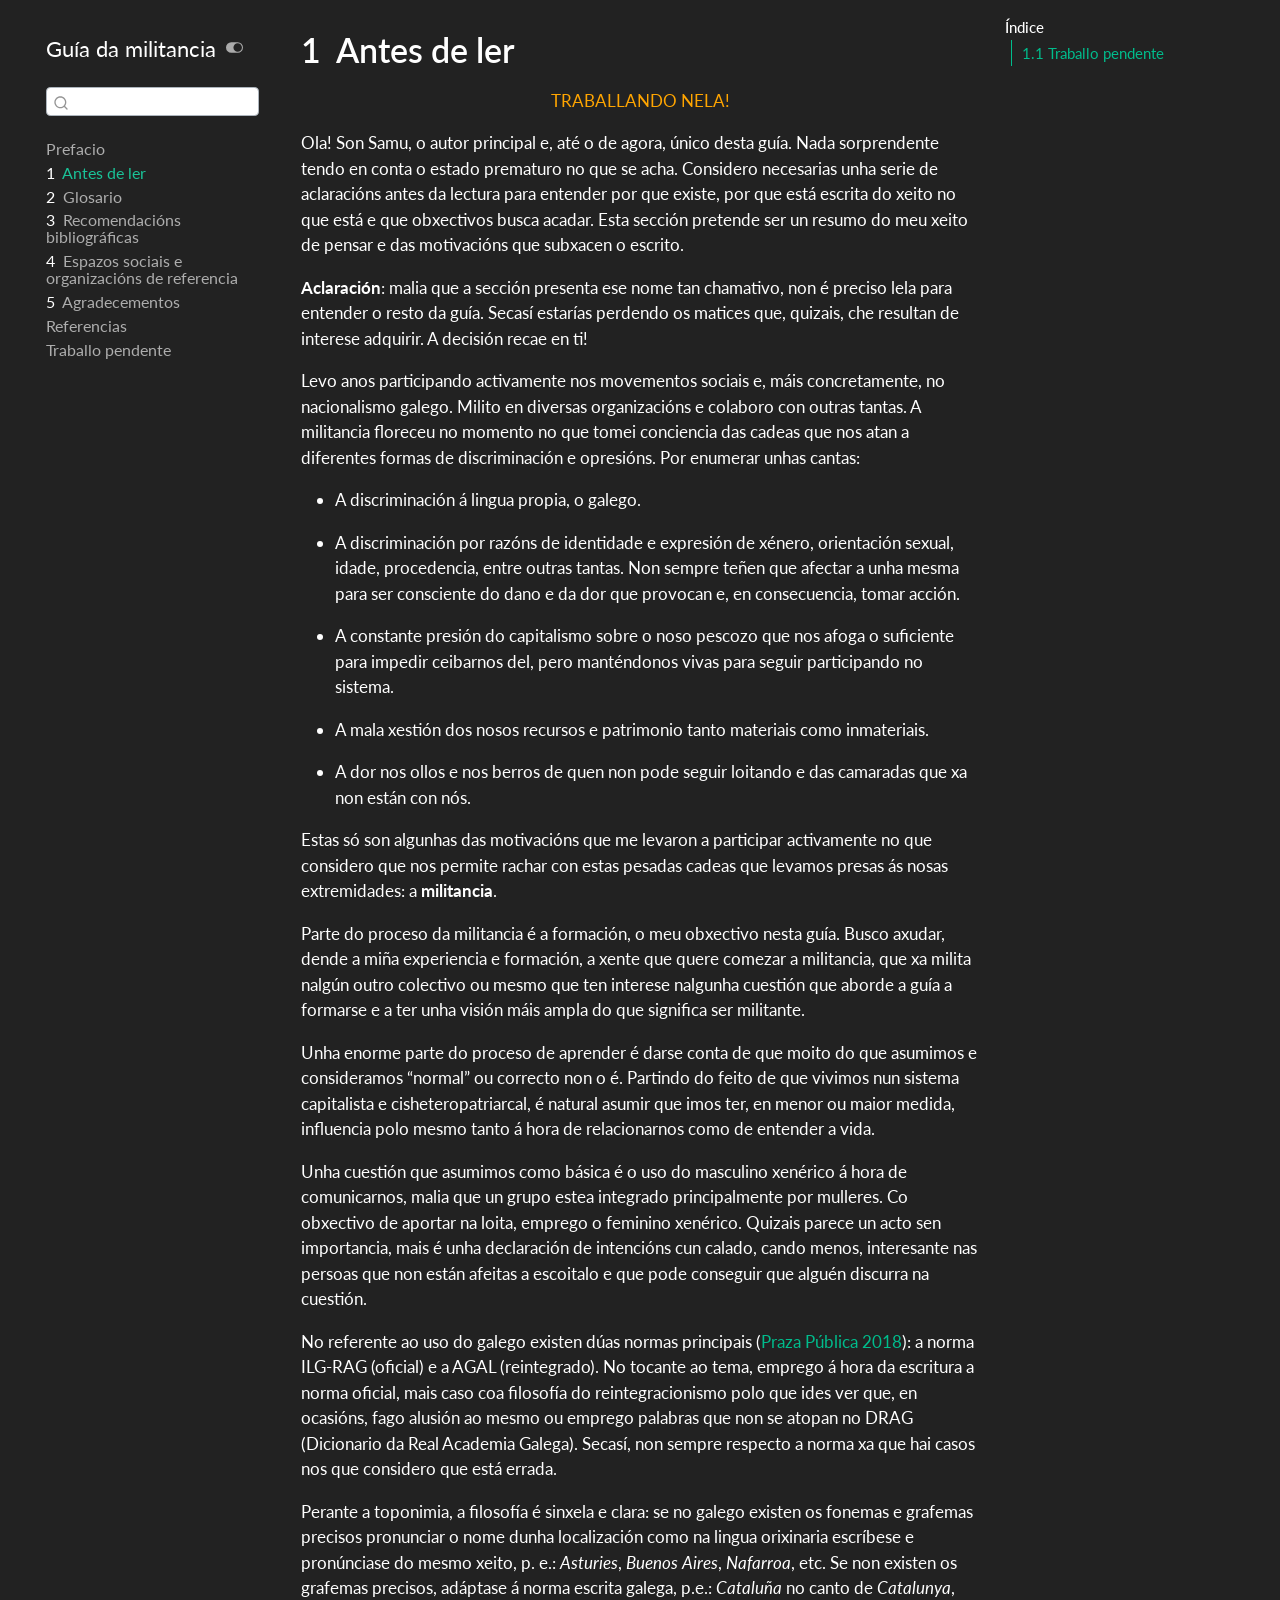
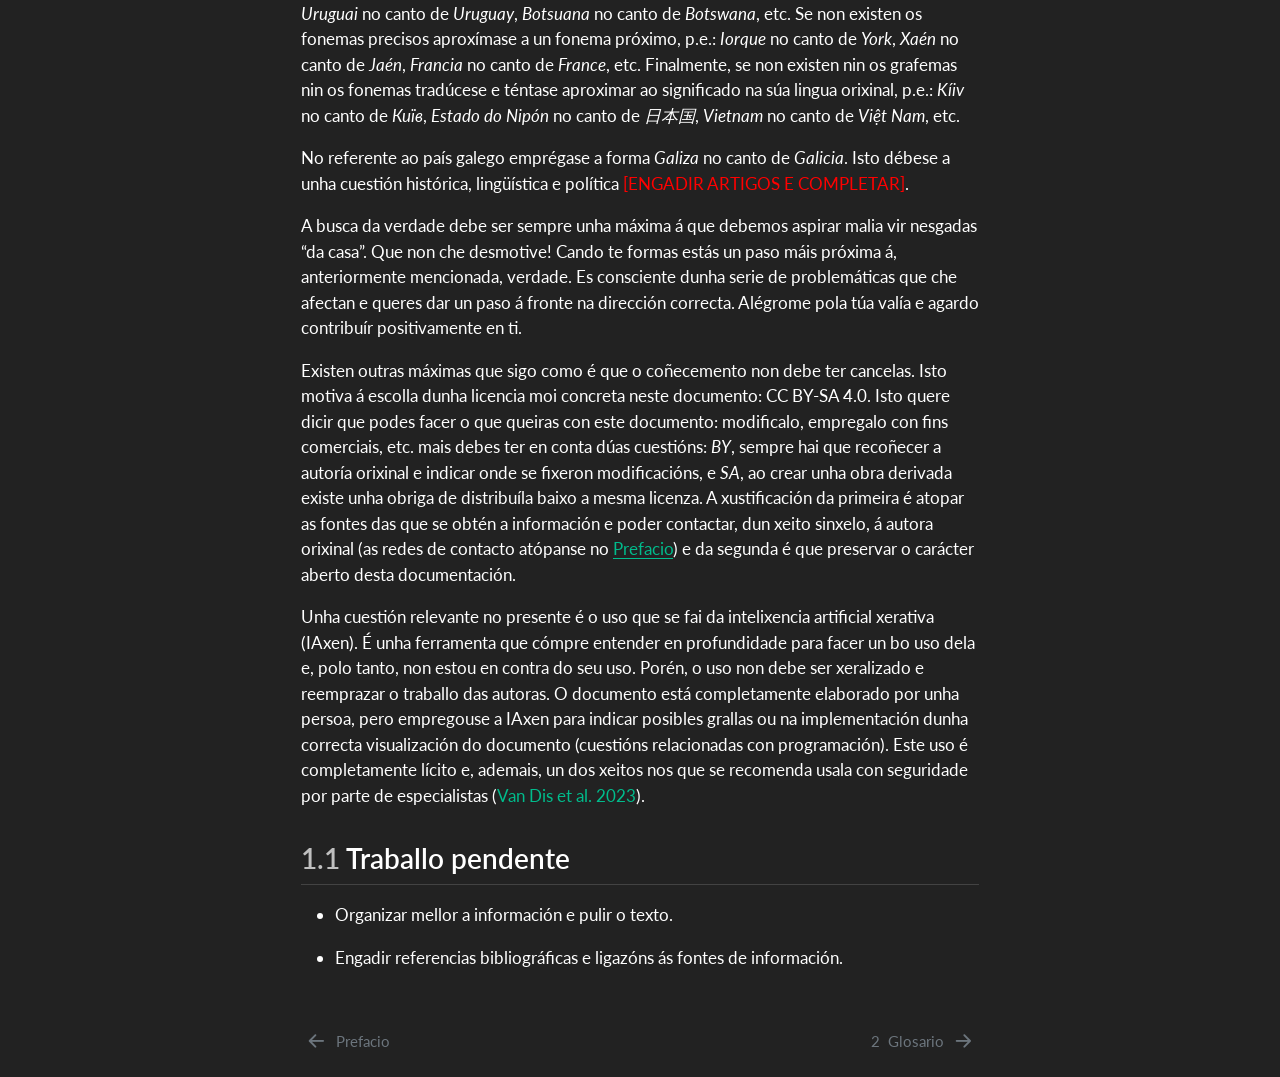
<file: antes_de_ler.html>
<!DOCTYPE html>
<html xmlns="http://www.w3.org/1999/xhtml" lang="gl" xml:lang="gl"><head>

<meta charset="utf-8">
<meta name="generator" content="quarto-1.10.19">

<meta name="viewport" content="width=device-width, initial-scale=1.0, user-scalable=yes">


<title>1&nbsp; Antes de ler – Guía da militancia</title>
<style>
/* Default styles provided by pandoc.
** See https://pandoc.org/MANUAL.html#variables-for-html for config info.
*/
span.smallcaps{font-variant: small-caps;}
div.columns{display: flex; gap: 1.5em;}
div.column{flex: auto;}
@media screen {
div.columns{gap: min(4vw, 1.5em);}
div.column{overflow-x: auto;}
}
div.hanging-indent{margin-left: 1.5em; text-indent: -1.5em;}
ul.task-list{list-style: none;}
ul.task-list li input[type="checkbox"] {
  width: 0.8em;
  margin: 0 0.8em 0.2em -1em; /* quarto-specific, see https://github.com/quarto-dev/quarto-cli/issues/4556 */ 
  vertical-align: middle;
}
/* CSS for citations */
div.csl-bib-body { }
div.csl-entry {
  clear: both;
  margin-bottom: 0em;
}
.hanging-indent div.csl-entry {
  margin-left:2em;
  text-indent:-2em;
}
div.csl-left-margin {
  min-width:2em;
  float:left;
}
div.csl-right-inline {
  margin-left:2em;
  padding-left:1em;
}
div.csl-indent {
  margin-left: 2em;
}</style>


<script src="site_libs/quarto-nav/quarto-nav.js"></script>
<script src="site_libs/quarto-nav/headroom.min.js"></script>
<script src="site_libs/clipboard/clipboard.min.js"></script>
<script src="site_libs/quarto-search/autocomplete.umd.js"></script>
<script src="site_libs/quarto-search/fuse.min.js"></script>
<script src="site_libs/quarto-search/quarto-search.js"></script>
<meta name="quarto:offset" content="./">
<link href="./glosario.html" rel="next">
<link href="./index.html" rel="prev">
<script src="site_libs/quarto-html/quarto.js" type="module"></script>
<script src="site_libs/quarto-html/tabsets/tabsets.js" type="module"></script>
<script src="site_libs/quarto-html/popper.min.js"></script>
<script src="site_libs/quarto-html/tippy.umd.min.js"></script>
<link href="site_libs/quarto-html/tippy.css" rel="stylesheet">
<link href="site_libs/quarto-html/quarto-syntax-highlighting-bf27225e3a48a9273f3daa8f8e829971.css" rel="stylesheet" class="quarto-color-scheme" id="quarto-text-highlighting-styles">
<link href="site_libs/quarto-html/quarto-syntax-highlighting-dark-b626d73c4c936ccc3cb08be7d45d1df6.css" rel="stylesheet" class="quarto-color-scheme quarto-color-alternate" id="quarto-text-highlighting-styles">
<script src="site_libs/bootstrap/bootstrap.min.js"></script>
<link href="site_libs/bootstrap/bootstrap-icons.css" rel="stylesheet">
<link href="site_libs/bootstrap/bootstrap-aed98941c9a23d34670946fc9452eebc.min.css" rel="stylesheet" append-hash="true" class="quarto-color-scheme" id="quarto-bootstrap" data-mode="light">
<link href="site_libs/bootstrap/bootstrap-dark-508a3967fcba8ac229af21958218d07f.min.css" rel="stylesheet" append-hash="true" class="quarto-color-scheme quarto-color-alternate" id="quarto-bootstrap" data-mode="dark">
<script id="quarto-search-options" type="application/json">{
  "location": "sidebar",
  "copy-button": false,
  "collapse-after": 3,
  "panel-placement": "start",
  "type": "textbox",
  "limit": 50,
  "keyboard-shortcut": [
    "f",
    "/",
    "s"
  ],
  "show-item-context": false,
  "language": {
    "search-no-results-text": "No results",
    "search-matching-documents-text": "matching documents",
    "search-copy-link-title": "Copy link to search",
    "search-hide-matches-text": "Hide additional matches",
    "search-more-match-text": "more match in this document",
    "search-more-matches-text": "more matches in this document",
    "search-clear-button-title": "Clear",
    "search-text-placeholder": "",
    "search-detached-cancel-button-title": "Cancel",
    "search-submit-button-title": "Submit",
    "search-label": "Search"
  }
}</script>
<style>html{ scroll-behavior: smooth; }</style>


</head>

<body class="nav-sidebar floating quarto-dark"><script id="quarto-html-before-body" type="application/javascript">
    const toggleBodyColorMode = (bsSheetEl) => {
      const mode = bsSheetEl.getAttribute("data-mode");
      const bodyEl = window.document.querySelector("body");
      if (mode === "dark") {
        bodyEl.classList.add("quarto-dark");
        bodyEl.classList.remove("quarto-light");
      } else {
        bodyEl.classList.add("quarto-light");
        bodyEl.classList.remove("quarto-dark");
      }
    }
    const toggleBodyColorPrimary = () => {
      const bsSheetEl = window.document.querySelector("link#quarto-bootstrap:not([rel=disabled-stylesheet])");
      if (bsSheetEl) {
        toggleBodyColorMode(bsSheetEl);
      }
    }
    const setColorSchemeToggle = (alternate) => {
      const toggles = window.document.querySelectorAll('.quarto-color-scheme-toggle');
      for (let i=0; i < toggles.length; i++) {
        const toggle = toggles[i];
        if (toggle) {
          if (alternate) {
            toggle.classList.add("alternate");
          } else {
            toggle.classList.remove("alternate");
          }
        }
      }
    };
    const toggleColorMode = (alternate) => {
      // Switch the stylesheets
      const primaryStylesheets = window.document.querySelectorAll('link.quarto-color-scheme:not(.quarto-color-alternate)');
      const alternateStylesheets = window.document.querySelectorAll('link.quarto-color-scheme.quarto-color-alternate');
      manageTransitions('#quarto-margin-sidebar .nav-link', false);
      if (alternate) {
        // note: dark is layered on light, we don't disable primary!
        enableStylesheet(alternateStylesheets);
        for (const sheetNode of alternateStylesheets) {
          if (sheetNode.id === "quarto-bootstrap") {
            toggleBodyColorMode(sheetNode);
          }
        }
      } else {
        disableStylesheet(alternateStylesheets);
        enableStylesheet(primaryStylesheets)
        toggleBodyColorPrimary();
      }
      manageTransitions('#quarto-margin-sidebar .nav-link', true);
      // Switch the toggles
      setColorSchemeToggle(alternate)
      // Hack to workaround the fact that safari doesn't
      // properly recolor the scrollbar when toggling (#1455)
      if (navigator.userAgent.indexOf('Safari') > 0 && navigator.userAgent.indexOf('Chrome') == -1) {
        manageTransitions("body", false);
        window.scrollTo(0, 1);
        setTimeout(() => {
          window.scrollTo(0, 0);
          manageTransitions("body", true);
        }, 40);
      }
    }
    const disableStylesheet = (stylesheets) => {
      for (let i=0; i < stylesheets.length; i++) {
        const stylesheet = stylesheets[i];
        stylesheet.rel = 'disabled-stylesheet';
      }
    }
    const enableStylesheet = (stylesheets) => {
      for (let i=0; i < stylesheets.length; i++) {
        const stylesheet = stylesheets[i];
        if(stylesheet.rel !== 'stylesheet') { // for Chrome, which will still FOUC without this check
          stylesheet.rel = 'stylesheet';
        }
      }
    }
    const manageTransitions = (selector, allowTransitions) => {
      const els = window.document.querySelectorAll(selector);
      for (let i=0; i < els.length; i++) {
        const el = els[i];
        if (allowTransitions) {
          el.classList.remove('notransition');
        } else {
          el.classList.add('notransition');
        }
      }
    }
    const isFileUrl = () => {
      return window.location.protocol === 'file:';
    }
    const hasAlternateSentinel = () => {
      let styleSentinel = getColorSchemeSentinel();
      if (styleSentinel !== null) {
        return styleSentinel === "alternate";
      } else {
        return false;
      }
    }
    const setStyleSentinel = (alternate) => {
      const value = alternate ? "alternate" : "default";
      if (!isFileUrl()) {
        window.localStorage.setItem("quarto-color-scheme", value);
      } else {
        localAlternateSentinel = value;
      }
    }
    const getColorSchemeSentinel = () => {
      if (!isFileUrl()) {
        const storageValue = window.localStorage.getItem("quarto-color-scheme");
        return storageValue != null ? storageValue : localAlternateSentinel;
      } else {
        return localAlternateSentinel;
      }
    }
    const toggleGiscusIfUsed = (isAlternate, darkModeDefault) => {
      const baseTheme = document.querySelector('#giscus-base-theme')?.value ?? 'light';
      const alternateTheme = document.querySelector('#giscus-alt-theme')?.value ?? 'dark';
      let newTheme = '';
      if(authorPrefersDark) {
        newTheme = isAlternate ? baseTheme : alternateTheme;
      } else {
        newTheme = isAlternate ? alternateTheme : baseTheme;
      }
      const changeGiscusTheme = () => {
        // From: https://github.com/giscus/giscus/issues/336
        const sendMessage = (message) => {
          const iframe = document.querySelector('iframe.giscus-frame');
          if (!iframe) return;
          iframe.contentWindow.postMessage({ giscus: message }, 'https://giscus.app');
        }
        sendMessage({
          setConfig: {
            theme: newTheme
          }
        });
      }
      const isGiscussLoaded = window.document.querySelector('iframe.giscus-frame') !== null;
      if (isGiscussLoaded) {
        changeGiscusTheme();
      }
    };
    const authorPrefersDark = true;
    const darkModeDefault = authorPrefersDark;
    let localAlternateSentinel = darkModeDefault ? 'alternate' : 'default';
    // Dark / light mode switch
    window.quartoToggleColorScheme = () => {
      // Read the current dark / light value
      let toAlternate = !hasAlternateSentinel();
      toggleColorMode(toAlternate);
      setStyleSentinel(toAlternate);
      toggleGiscusIfUsed(toAlternate, darkModeDefault);
      window.dispatchEvent(new Event('resize'));
    };
    // Switch to dark mode if need be
    if (hasAlternateSentinel()) {
      toggleColorMode(true);
    } else {
      toggleColorMode(false);
    }
  </script>

<div id="quarto-search-results"></div>
  <header id="quarto-header" class="headroom fixed-top">
  <nav class="quarto-secondary-nav">
    <div class="container-fluid d-flex">
      <button type="button" class="quarto-btn-toggle btn" data-bs-toggle="collapse" role="button" data-bs-target=".quarto-sidebar-collapse-item" aria-controls="quarto-sidebar" aria-expanded="false" aria-label="Toggle sidebar navigation" onclick="if (window.quartoToggleHeadroom) { window.quartoToggleHeadroom(); }">
        <i class="bi bi-layout-text-sidebar-reverse"></i>
      </button>
        <nav class="quarto-page-breadcrumbs" aria-label="breadcrumb"><ol class="breadcrumb"><li class="breadcrumb-item"><a href="./antes_de_ler.html"><span class="chapter-number">1</span>&nbsp; <span class="chapter-title">Antes de ler</span></a></li></ol></nav>
        <a class="flex-grow-1" role="navigation" data-bs-toggle="collapse" data-bs-target=".quarto-sidebar-collapse-item" aria-controls="quarto-sidebar" aria-expanded="false" aria-label="Toggle sidebar navigation" onclick="if (window.quartoToggleHeadroom) { window.quartoToggleHeadroom(); }">      
        </a>
      <button type="button" class="btn quarto-search-button" aria-label="Search" onclick="window.quartoOpenSearch();">
        <i class="bi bi-search"></i>
      </button>
    </div>
  </nav>
</header>
<!-- content -->
<div id="quarto-content" class="quarto-container page-columns page-rows-contents page-layout-article">
<!-- sidebar -->
  <nav id="quarto-sidebar" class="sidebar collapse collapse-horizontal quarto-sidebar-collapse-item sidebar-navigation floating overflow-auto">
    <div class="pt-lg-2 mt-2 text-left sidebar-header">
    <div class="sidebar-title mb-0 py-0">
      <a href="./">Guía da militancia</a> 
        <div class="sidebar-tools-main">
  <a href="" class="quarto-color-scheme-toggle quarto-navigation-tool  px-1" onclick="window.quartoToggleColorScheme(); return false;" title="Toggle dark mode"><i class="bi"></i></a>
</div>
    </div>
      </div>
        <div class="mt-2 flex-shrink-0 align-items-center">
        <div class="sidebar-search">
        <div id="quarto-search" class="" title="Search"></div>
        </div>
        </div>
    <div class="sidebar-menu-container"> 
    <ul class="list-unstyled mt-1">
        <li class="sidebar-item">
  <div class="sidebar-item-container"> 
  <a href="./index.html" class="sidebar-item-text sidebar-link">
 <span class="menu-text">Prefacio</span></a>
  </div>
</li>
        <li class="sidebar-item">
  <div class="sidebar-item-container"> 
  <a href="./antes_de_ler.html" class="sidebar-item-text sidebar-link active">
 <span class="menu-text"><span class="chapter-number">1</span>&nbsp; <span class="chapter-title">Antes de ler</span></span></a>
  </div>
</li>
        <li class="sidebar-item">
  <div class="sidebar-item-container"> 
  <a href="./glosario.html" class="sidebar-item-text sidebar-link">
 <span class="menu-text"><span class="chapter-number">2</span>&nbsp; <span class="chapter-title">Glosario</span></span></a>
  </div>
</li>
        <li class="sidebar-item">
  <div class="sidebar-item-container"> 
  <a href="./recomendacions_bibliograficas.html" class="sidebar-item-text sidebar-link">
 <span class="menu-text"><span class="chapter-number">3</span>&nbsp; <span class="chapter-title">Recomendacións bibliográficas</span></span></a>
  </div>
</li>
        <li class="sidebar-item">
  <div class="sidebar-item-container"> 
  <a href="./espazos_sociais_e_organizacions_de_referencia.html" class="sidebar-item-text sidebar-link">
 <span class="menu-text"><span class="chapter-number">4</span>&nbsp; <span class="chapter-title">Espazos sociais e organizacións de referencia</span></span></a>
  </div>
</li>
        <li class="sidebar-item">
  <div class="sidebar-item-container"> 
  <a href="./agradecementos.html" class="sidebar-item-text sidebar-link">
 <span class="menu-text"><span class="chapter-number">5</span>&nbsp; <span class="chapter-title">Agradecementos</span></span></a>
  </div>
</li>
        <li class="sidebar-item">
  <div class="sidebar-item-container"> 
  <a href="./referencias.html" class="sidebar-item-text sidebar-link">
 <span class="menu-text">Referencias</span></a>
  </div>
</li>
        <li class="sidebar-item">
  <div class="sidebar-item-container"> 
  <a href="./traballo_pendente.html" class="sidebar-item-text sidebar-link">
 <span class="menu-text">Traballo pendente</span></a>
  </div>
</li>
    </ul>
    </div>
</nav>
<div id="quarto-sidebar-glass" class="quarto-sidebar-collapse-item" data-bs-toggle="collapse" data-bs-target=".quarto-sidebar-collapse-item"></div>
<!-- margin-sidebar -->
    <div id="quarto-margin-sidebar" class="sidebar margin-sidebar">
        <nav id="TOC" role="doc-toc" class="toc-active">
    <h2 id="toc-title">Índice</h2>
   
  <ul>
  <li><a href="#traballo-pendente" id="toc-traballo-pendente" class="nav-link active" data-scroll-target="#traballo-pendente"><span class="header-section-number">1.1</span> Traballo pendente</a></li>
  </ul>
</nav>
    </div>
<!-- main -->
<main class="content" id="quarto-document-content">


<header id="title-block-header" class="quarto-title-block default">
<div class="quarto-title">
<h1 class="title"><span id="sec-antes_de_ler" class="quarto-section-identifier"><span class="chapter-number">1</span>&nbsp; <span class="chapter-title">Antes de ler</span></span></h1>
</div>



<div class="quarto-title-meta">

    
  
    
  </div>
  


</header>


<div style="text-align: center; color: orange;">
<p>TRABALLANDO NELA!</p>
</div>
<p>Ola! Son Samu, o autor principal e, até o de agora, único desta guía. Nada sorprendente tendo en conta o estado prematuro no que se acha. Considero necesarias unha serie de aclaracións antes da lectura para entender por que existe, por que está escrita do xeito no que está e que obxectivos busca acadar. Esta sección pretende ser un resumo do meu xeito de pensar e das motivacións que subxacen o escrito.</p>
<p><strong>Aclaración</strong>: malia que a sección presenta ese nome tan chamativo, non é preciso lela para entender o resto da guía. Secasí estarías perdendo os matices que, quizais, che resultan de interese adquirir. A decisión recae en ti!</p>
<p>Levo anos participando activamente nos movementos sociais e, máis concretamente, no nacionalismo galego. Milito en diversas organizacións e colaboro con outras tantas. A militancia floreceu no momento no que tomei conciencia das cadeas que nos atan a diferentes formas de discriminación e opresións. Por enumerar unhas cantas:</p>
<ul>
<li><p>A discriminación á lingua propia, o galego.</p></li>
<li><p>A discriminación por razóns de identidade e expresión de xénero, orientación sexual, idade, procedencia, entre outras tantas. Non sempre teñen que afectar a unha mesma para ser consciente do dano e da dor que provocan e, en consecuencia, tomar acción.</p></li>
<li><p>A constante presión do capitalismo sobre o noso pescozo que nos afoga o suficiente para impedir ceibarnos del, pero manténdonos vivas para seguir participando no sistema.</p></li>
<li><p>A mala xestión dos nosos recursos e patrimonio tanto materiais como inmateriais.</p></li>
<li><p>A dor nos ollos e nos berros de quen non pode seguir loitando e das camaradas que xa non están con nós.</p></li>
</ul>
<p>Estas só son algunhas das motivacións que me levaron a participar activamente no que considero que nos permite rachar con estas pesadas cadeas que levamos presas ás nosas extremidades: a <strong>militancia</strong>.</p>
<p>Parte do proceso da militancia é a formación, o meu obxectivo nesta guía. Busco axudar, dende a miña experiencia e formación, a xente que quere comezar a militancia, que xa milita nalgún outro colectivo ou mesmo que ten interese nalgunha cuestión que aborde a guía a formarse e a ter unha visión máis ampla do que significa ser militante.</p>
<p>Unha enorme parte do proceso de aprender é darse conta de que moito do que asumimos e consideramos “normal” ou correcto non o é. Partindo do feito de que vivimos nun sistema capitalista e cisheteropatriarcal, é natural asumir que imos ter, en menor ou maior medida, influencia polo mesmo tanto á hora de relacionarnos como de entender a vida.</p>
<p>Unha cuestión que asumimos como básica é o uso do masculino xenérico á hora de comunicarnos, malia que un grupo estea integrado principalmente por mulleres. Co obxectivo de aportar na loita, emprego o feminino xenérico. Quizais parece un acto sen importancia, mais é unha declaración de intencións cun calado, cando menos, interesante nas persoas que non están afeitas a escoitalo e que pode conseguir que alguén discurra na cuestión.</p>
<p>No referente ao uso do galego existen dúas normas principais <span class="citation" data-cites="praza2018binormativismo">(<a href="referencias.html#ref-praza2018binormativismo" role="doc-biblioref">Praza Pública 2018</a>)</span>: a norma ILG-RAG (oficial) e a AGAL (reintegrado). No tocante ao tema, emprego á hora da escritura a norma oficial, mais caso coa filosofía do reintegracionismo polo que ides ver que, en ocasións, fago alusión ao mesmo ou emprego palabras que non se atopan no DRAG (Dicionario da Real Academia Galega). Secasí, non sempre respecto a norma xa que hai casos nos que considero que está errada.</p>
<p>Perante a toponimia, a filosofía é sinxela e clara: se no galego existen os fonemas e grafemas precisos pronunciar o nome dunha localización como na lingua orixinaria escríbese e pronúnciase do mesmo xeito, p.&nbsp;e.: <em>Asturies</em>, <em>Buenos Aires</em>, <em>Nafarroa</em>, etc. Se non existen os grafemas precisos, adáptase á norma escrita galega, p.e.: <em>Cataluña</em> no canto de <em>Catalunya</em>, <em>Uruguai</em> no canto de <em>Uruguay</em>, <em>Botsuana</em> no canto de <em>Botswana</em>, etc. Se non existen os fonemas precisos aproxímase a un fonema próximo, p.e.: <em>Iorque</em> no canto de <em>York</em>, <em>Xaén</em> no canto de <em>Jaén</em>, <em>Francia</em> no canto de <em>France</em>, etc. Finalmente, se non existen nin os grafemas nin os fonemas tradúcese e téntase aproximar ao significado na súa lingua orixinal, p.e.: <em>Kíiv</em> no canto de <em>Київ</em>, <em>Estado do Nipón</em> no canto de <em>日本国</em>, <em>Vietnam</em> no canto de <em>Việt Nam</em>, etc.</p>
<p>No referente ao país galego emprégase a forma <em>Galiza</em> no canto de <em>Galicia</em>. Isto débese a unha cuestión histórica, lingüística e política <span style="color: red;">[ENGADIR ARTIGOS E COMPLETAR]</span>.</p>
<p>A busca da verdade debe ser sempre unha máxima á que debemos aspirar malia vir nesgadas “da casa”. Que non che desmotive! Cando te formas estás un paso máis próxima á, anteriormente mencionada, verdade. Es consciente dunha serie de problemáticas que che afectan e queres dar un paso á fronte na dirección correcta. Alégrome pola túa valía e agardo contribuír positivamente en ti.</p>
<p>Existen outras máximas que sigo como é que o coñecemento non debe ter cancelas. Isto motiva á escolla dunha licencia moi concreta neste documento: CC BY-SA 4.0. Isto quere dicir que podes facer o que queiras con este documento: modificalo, empregalo con fins comerciais, etc. mais debes ter en conta dúas cuestións: <em>BY</em>, sempre hai que recoñecer a autoría orixinal e indicar onde se fixeron modificacións, e <em>SA</em>, ao crear unha obra derivada existe unha obriga de distribuíla baixo a mesma licenza. A xustificación da primeira é atopar as fontes das que se obtén a información e poder contactar, dun xeito sinxelo, á autora orixinal (as redes de contacto atópanse no <a href="./index.html#metodos-contacto">Prefacio</a>) e da segunda é que preservar o carácter aberto desta documentación.</p>
<p>Unha cuestión relevante no presente é o uso que se fai da intelixencia artificial xerativa (IAxen). É unha ferramenta que cómpre entender en profundidade para facer un bo uso dela e, polo tanto, non estou en contra do seu uso. Porén, o uso non debe ser xeralizado e reemprazar o traballo das autoras. O documento está completamente elaborado por unha persoa, pero empregouse a IAxen para indicar posibles grallas ou na implementación dunha correcta visualización do documento (cuestións relacionadas con programación). Este uso é completamente lícito e, ademais, un dos xeitos nos que se recomenda usala con seguridade por parte de especialistas <span class="citation" data-cites="van2023chatgpt">(<a href="referencias.html#ref-van2023chatgpt" role="doc-biblioref">Van Dis et al. 2023</a>)</span>.</p>
<section id="traballo-pendente" class="level2" data-number="1.1">
<h2 data-number="1.1" data-anchor-id="traballo-pendente"><span class="header-section-number">1.1</span> Traballo pendente</h2>
<ul>
<li><p>Organizar mellor a información e pulir o texto.</p></li>
<li><p>Engadir referencias bibliográficas e ligazóns ás fontes de información.</p></li>
</ul>


<div id="refs" class="references csl-bib-body hanging-indent" data-entry-spacing="0" role="list" style="display: none">
<div id="ref-praza2018binormativismo" class="csl-entry" role="listitem">
Praza Pública. 2018. <span>«O reintegracionismo muda a estratexia e aposta polo binormativismo.»</span> Praza.gal, 3 de decembro. <a href="https://praza.gal/cultura/o-reintegracionismo-muda-a-estratexia-e-aposta-polo-binormativismo">https://praza.gal/cultura/o-reintegracionismo-muda-a-estratexia-e-aposta-polo-binormativismo</a>.
</div>
<div id="ref-van2023chatgpt" class="csl-entry" role="listitem">
Van Dis, E. A., J. Bollen, W. Zuidema, R. Van Rooij, e C. L. Bockting. 2023. <span>«ChatGPT: five priorities for research.»</span> <em>Nature</em>. Nature Publishing Group UK, London. <a href="https://doi.org/10.1038/d41586-023-00288-7">https://doi.org/10.1038/d41586-023-00288-7</a>.
</div>
</div>
</section>

</main> <!-- /main -->
<script id="quarto-html-after-body" type="application/javascript">
  window.document.addEventListener("DOMContentLoaded", function (event) {
    // Ensure there is a toggle, if there isn't float one in the top right
    if (window.document.querySelector('.quarto-color-scheme-toggle') === null) {
      const a = window.document.createElement('a');
      a.classList.add('top-right');
      a.classList.add('quarto-color-scheme-toggle');
      a.href = "";
      a.onclick = function() { try { window.quartoToggleColorScheme(); } catch {} return false; };
      const i = window.document.createElement("i");
      i.classList.add('bi');
      a.appendChild(i);
      window.document.body.appendChild(a);
    }
    setColorSchemeToggle(hasAlternateSentinel())
    const isCodeAnnotation = (el) => {
      for (const clz of el.classList) {
        if (clz.startsWith('code-annotation-')) {                     
          return true;
        }
      }
      return false;
    }
    const onCopySuccess = function(e) {
      // button target
      const button = e.trigger;
      // don't keep focus
      button.blur();
      // flash "checked"
      button.classList.add('code-copy-button-checked');
      var currentTitle = button.getAttribute("title");
      button.setAttribute("title", "Copied!");
      let tooltip;
      if (window.bootstrap) {
        button.setAttribute("data-bs-toggle", "tooltip");
        button.setAttribute("data-bs-placement", "left");
        button.setAttribute("data-bs-title", "Copied!");
        tooltip = new bootstrap.Tooltip(button, 
          { trigger: "manual", 
            customClass: "code-copy-button-tooltip",
            offset: [0, -8]});
        tooltip.show();    
      }
      setTimeout(function() {
        if (tooltip) {
          tooltip.hide();
          button.removeAttribute("data-bs-title");
          button.removeAttribute("data-bs-toggle");
          button.removeAttribute("data-bs-placement");
        }
        button.setAttribute("title", currentTitle);
        button.classList.remove('code-copy-button-checked');
      }, 1000);
      // clear code selection
      e.clearSelection();
    }
    const getTextToCopy = function(trigger) {
      const outerScaffold = trigger.parentElement.cloneNode(true);
      const codeEl = outerScaffold.querySelector('code');
      for (const childEl of codeEl.children) {
        if (isCodeAnnotation(childEl)) {
          childEl.remove();
        }
      }
      return codeEl.innerText;
    }
    const clipboard = new window.ClipboardJS('.code-copy-button:not([data-in-quarto-modal])', {
      text: getTextToCopy
    });
    clipboard.on('success', onCopySuccess);
    if (window.document.getElementById('quarto-embedded-source-code-modal')) {
      const clipboardModal = new window.ClipboardJS('.code-copy-button[data-in-quarto-modal]', {
        text: getTextToCopy,
        container: window.document.getElementById('quarto-embedded-source-code-modal')
      });
      clipboardModal.on('success', onCopySuccess);
    }
      var localhostRegex = new RegExp(/^(?:http|https):\/\/localhost\:?[0-9]*\//);
      var mailtoRegex = new RegExp(/^mailto:/);
        var filterRegex = new RegExp('/' + window.location.host + '/');
      var isInternal = (href) => {
          return filterRegex.test(href) || localhostRegex.test(href) || mailtoRegex.test(href);
      }
      // Inspect non-navigation links and adorn them if external
     var links = window.document.querySelectorAll('a[href]:not(.nav-link):not(.navbar-brand):not(.toc-action):not(.sidebar-link):not(.sidebar-item-toggle):not(.pagination-link):not(.no-external):not([aria-hidden]):not(.dropdown-item):not(.quarto-navigation-tool):not(.about-link)');
      for (var i=0; i<links.length; i++) {
        const link = links[i];
        if (!isInternal(link.href)) {
          // undo the damage that might have been done by quarto-nav.js in the case of
          // links that we want to consider external
          if (link.dataset.originalHref !== undefined) {
            link.href = link.dataset.originalHref;
          }
        }
      }
    function tippyHover(el, contentFn, onTriggerFn, onUntriggerFn) {
      const config = {
        allowHTML: true,
        maxWidth: 500,
        delay: 100,
        arrow: false,
        appendTo: function(el) {
            return el.parentElement;
        },
        interactive: true,
        interactiveBorder: 10,
        theme: 'quarto',
        placement: 'bottom-start',
      };
      if (contentFn) {
        config.content = contentFn;
      }
      if (onTriggerFn) {
        config.onTrigger = onTriggerFn;
      }
      if (onUntriggerFn) {
        config.onUntrigger = onUntriggerFn;
      }
      window.tippy(el, config); 
    }
    const noterefs = window.document.querySelectorAll('a[role="doc-noteref"]');
    for (var i=0; i<noterefs.length; i++) {
      const ref = noterefs[i];
      tippyHover(ref, function() {
        // use id or data attribute instead here
        let href = ref.getAttribute('data-footnote-href') || ref.getAttribute('href');
        try { href = new URL(href).hash; } catch {}
        const id = href.replace(/^#\/?/, "");
        const note = window.document.getElementById(id);
        if (note) {
          return note.innerHTML;
        } else {
          return "";
        }
      });
    }
    const xrefs = window.document.querySelectorAll('a.quarto-xref');
    const processXRef = (id, note) => {
      // Strip column container classes
      const stripColumnClz = (el) => {
        el.classList.remove("page-full", "page-columns");
        if (el.children) {
          for (const child of el.children) {
            stripColumnClz(child);
          }
        }
      }
      stripColumnClz(note)
      if (id === null || id.startsWith('sec-')) {
        // Special case sections, only their first couple elements
        const container = document.createElement("div");
        if (note.children && note.children.length > 2) {
          container.appendChild(note.children[0].cloneNode(true));
          for (let i = 1; i < note.children.length; i++) {
            const child = note.children[i];
            if (child.tagName === "P" && child.innerText === "") {
              continue;
            } else {
              container.appendChild(child.cloneNode(true));
              break;
            }
          }
          if (window.Quarto?.typesetMath) {
            window.Quarto.typesetMath(container);
          }
          return container.innerHTML
        } else {
          if (window.Quarto?.typesetMath) {
            window.Quarto.typesetMath(note);
          }
          return note.innerHTML;
        }
      } else {
        // Remove any anchor links if they are present
        const anchorLink = note.querySelector('a.anchorjs-link');
        if (anchorLink) {
          anchorLink.remove();
        }
        if (window.Quarto?.typesetMath) {
          window.Quarto.typesetMath(note);
        }
        if (note.classList.contains("callout")) {
          return note.outerHTML;
        } else {
          return note.innerHTML;
        }
      }
    }
    for (var i=0; i<xrefs.length; i++) {
      const xref = xrefs[i];
      tippyHover(xref, undefined, function(instance) {
        instance.disable();
        let url = xref.getAttribute('href');
        let hash = undefined; 
        if (url.startsWith('#')) {
          hash = url;
        } else {
          try { hash = new URL(url).hash; } catch {}
        }
        if (hash) {
          const id = hash.replace(/^#\/?/, "");
          const note = window.document.getElementById(id);
          if (note !== null) {
            try {
              const html = processXRef(id, note.cloneNode(true));
              instance.setContent(html);
            } finally {
              instance.enable();
              instance.show();
            }
          } else {
            // See if we can fetch this
            fetch(url.split('#')[0])
            .then(res => res.text())
            .then(html => {
              const parser = new DOMParser();
              const htmlDoc = parser.parseFromString(html, "text/html");
              const note = htmlDoc.getElementById(id);
              if (note !== null) {
                const html = processXRef(id, note);
                instance.setContent(html);
              } 
            }).finally(() => {
              instance.enable();
              instance.show();
            });
          }
        } else {
          // See if we can fetch a full url (with no hash to target)
          // This is a special case and we should probably do some content thinning / targeting
          fetch(url)
          .then(res => res.text())
          .then(html => {
            const parser = new DOMParser();
            const htmlDoc = parser.parseFromString(html, "text/html");
            const note = htmlDoc.querySelector('main.content');
            if (note !== null) {
              // This should only happen for chapter cross references
              // (since there is no id in the URL)
              // remove the first header
              if (note.children.length > 0 && note.children[0].tagName === "HEADER") {
                note.children[0].remove();
              }
              const html = processXRef(null, note);
              instance.setContent(html);
            } 
          }).finally(() => {
            instance.enable();
            instance.show();
          });
        }
      }, function(instance) {
      });
    }
        let selectedAnnoteEl;
        const selectorForAnnotation = ( cell, annotation) => {
          let cellAttr = 'data-code-cell="' + cell + '"';
          let lineAttr = 'data-code-annotation="' +  annotation + '"';
          const selector = 'span[' + cellAttr + '][' + lineAttr + ']';
          return selector;
        }
        const selectCodeLines = (annoteEl) => {
          const doc = window.document;
          const targetCell = annoteEl.getAttribute("data-target-cell");
          const targetAnnotation = annoteEl.getAttribute("data-target-annotation");
          const annoteSpan = window.document.querySelector(selectorForAnnotation(targetCell, targetAnnotation));
          const lines = annoteSpan.getAttribute("data-code-lines").split(",");
          const lineIds = lines.map((line) => {
            return targetCell + "-" + line;
          })
          let top = null;
          let height = null;
          let parent = null;
          if (lineIds.length > 0) {
              //compute the position of the single el (top and bottom and make a div)
              const el = window.document.getElementById(lineIds[0]);
              top = el.offsetTop;
              height = el.offsetHeight;
              parent = el.parentElement.parentElement;
            if (lineIds.length > 1) {
              const lastEl = window.document.getElementById(lineIds[lineIds.length - 1]);
              const bottom = lastEl.offsetTop + lastEl.offsetHeight;
              height = bottom - top;
            }
            if (top !== null && height !== null && parent !== null) {
              // cook up a div (if necessary) and position it 
              let div = window.document.getElementById("code-annotation-line-highlight");
              if (div === null) {
                div = window.document.createElement("div");
                div.setAttribute("id", "code-annotation-line-highlight");
                div.style.position = 'absolute';
                parent.appendChild(div);
              }
              div.style.top = top - 2 + "px";
              div.style.height = height + 4 + "px";
              div.style.left = 0;
              let gutterDiv = window.document.getElementById("code-annotation-line-highlight-gutter");
              if (gutterDiv === null) {
                gutterDiv = window.document.createElement("div");
                gutterDiv.setAttribute("id", "code-annotation-line-highlight-gutter");
                gutterDiv.style.position = 'absolute';
                const codeCell = window.document.getElementById(targetCell);
                const gutter = codeCell.querySelector('.code-annotation-gutter');
                gutter.appendChild(gutterDiv);
              }
              gutterDiv.style.top = top - 2 + "px";
              gutterDiv.style.height = height + 4 + "px";
            }
            selectedAnnoteEl = annoteEl;
          }
        };
        const unselectCodeLines = () => {
          const elementsIds = ["code-annotation-line-highlight", "code-annotation-line-highlight-gutter"];
          elementsIds.forEach((elId) => {
            const div = window.document.getElementById(elId);
            if (div) {
              div.remove();
            }
          });
          selectedAnnoteEl = undefined;
        };
          // Handle positioning of the toggle
      window.addEventListener(
        "resize",
        throttle(() => {
          elRect = undefined;
          if (selectedAnnoteEl) {
            selectCodeLines(selectedAnnoteEl);
          }
        }, 10)
      );
      function throttle(fn, ms) {
      let throttle = false;
      let timer;
        return (...args) => {
          if(!throttle) { // first call gets through
              fn.apply(this, args);
              throttle = true;
          } else { // all the others get throttled
              if(timer) clearTimeout(timer); // cancel #2
              timer = setTimeout(() => {
                fn.apply(this, args);
                timer = throttle = false;
              }, ms);
          }
        };
      }
        // Attach click handler to the DT
        const annoteDls = window.document.querySelectorAll('dt[data-target-cell]');
        for (const annoteDlNode of annoteDls) {
          annoteDlNode.addEventListener('click', (event) => {
            const clickedEl = event.target;
            if (clickedEl !== selectedAnnoteEl) {
              unselectCodeLines();
              const activeEl = window.document.querySelector('dt[data-target-cell].code-annotation-active');
              if (activeEl) {
                activeEl.classList.remove('code-annotation-active');
              }
              selectCodeLines(clickedEl);
              clickedEl.classList.add('code-annotation-active');
            } else {
              // Unselect the line
              unselectCodeLines();
              clickedEl.classList.remove('code-annotation-active');
            }
          });
        }
    const findCites = (el) => {
      const parentEl = el.parentElement;
      if (parentEl) {
        const cites = parentEl.dataset.cites;
        if (cites) {
          return {
            el,
            cites: cites.split(' ')
          };
        } else {
          return findCites(el.parentElement)
        }
      } else {
        return undefined;
      }
    };
    var bibliorefs = window.document.querySelectorAll('a[role="doc-biblioref"]');
    for (var i=0; i<bibliorefs.length; i++) {
      const ref = bibliorefs[i];
      const citeInfo = findCites(ref);
      if (citeInfo) {
        tippyHover(citeInfo.el, function() {
          var popup = window.document.createElement('div');
          citeInfo.cites.forEach(function(cite) {
            var citeDiv = window.document.createElement('div');
            citeDiv.classList.add('hanging-indent');
            citeDiv.classList.add('csl-entry');
            var biblioDiv = window.document.getElementById('ref-' + cite);
            if (biblioDiv) {
              citeDiv.innerHTML = biblioDiv.innerHTML;
            }
            popup.appendChild(citeDiv);
          });
          return popup.innerHTML;
        });
      }
    }
  });
  </script>
<nav class="page-navigation">
  <div class="nav-page nav-page-previous">
      <a href="./index.html" class="pagination-link" aria-label="Prefacio">
        <i class="bi bi-arrow-left-short"></i> <span class="nav-page-text">Prefacio</span>
      </a>          
  </div>
  <div class="nav-page nav-page-next">
      <a href="./glosario.html" class="pagination-link" aria-label="Glosario">
        <span class="nav-page-text"><span class="chapter-number">2</span>&nbsp; <span class="chapter-title">Glosario</span></span> <i class="bi bi-arrow-right-short"></i>
      </a>
  </div>
</nav>
</div> <!-- /content -->




<script src="site_libs/quarto-html/zenscroll-min.js"></script>
</body></html>
</file>
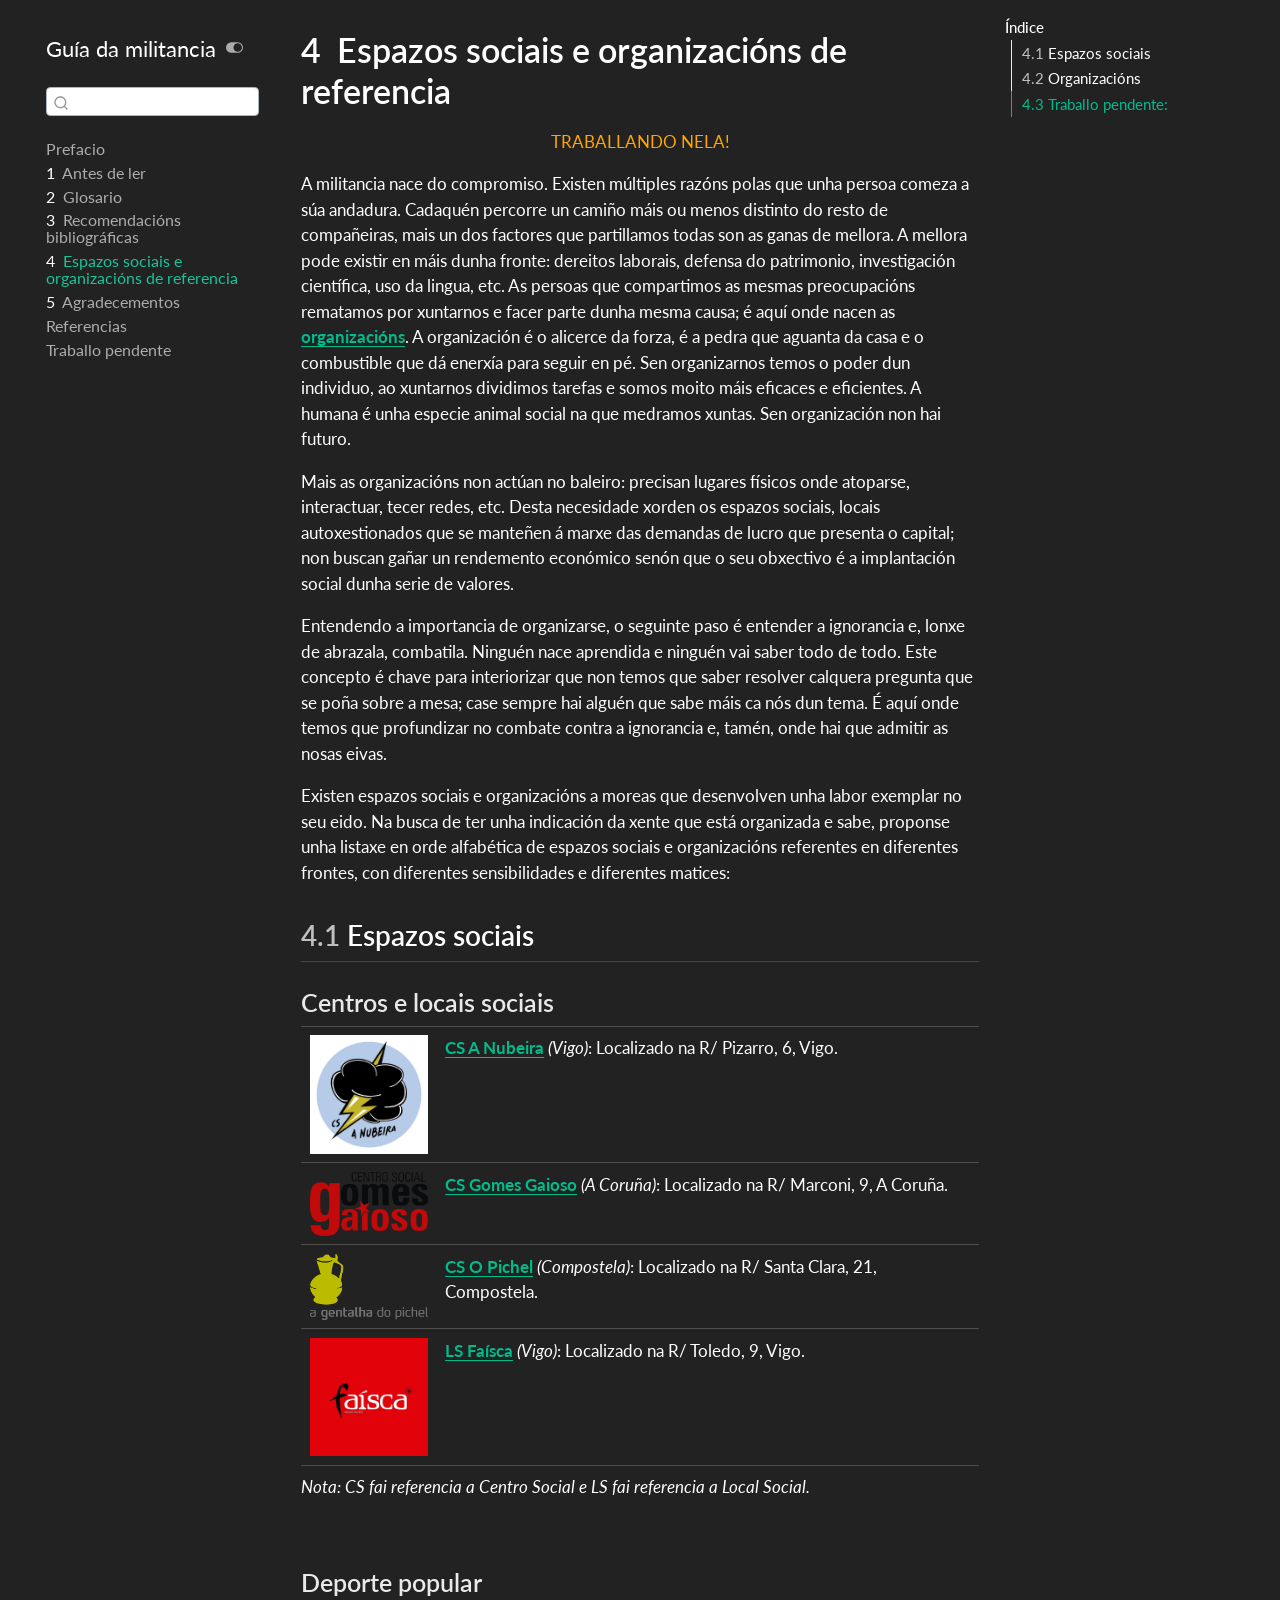
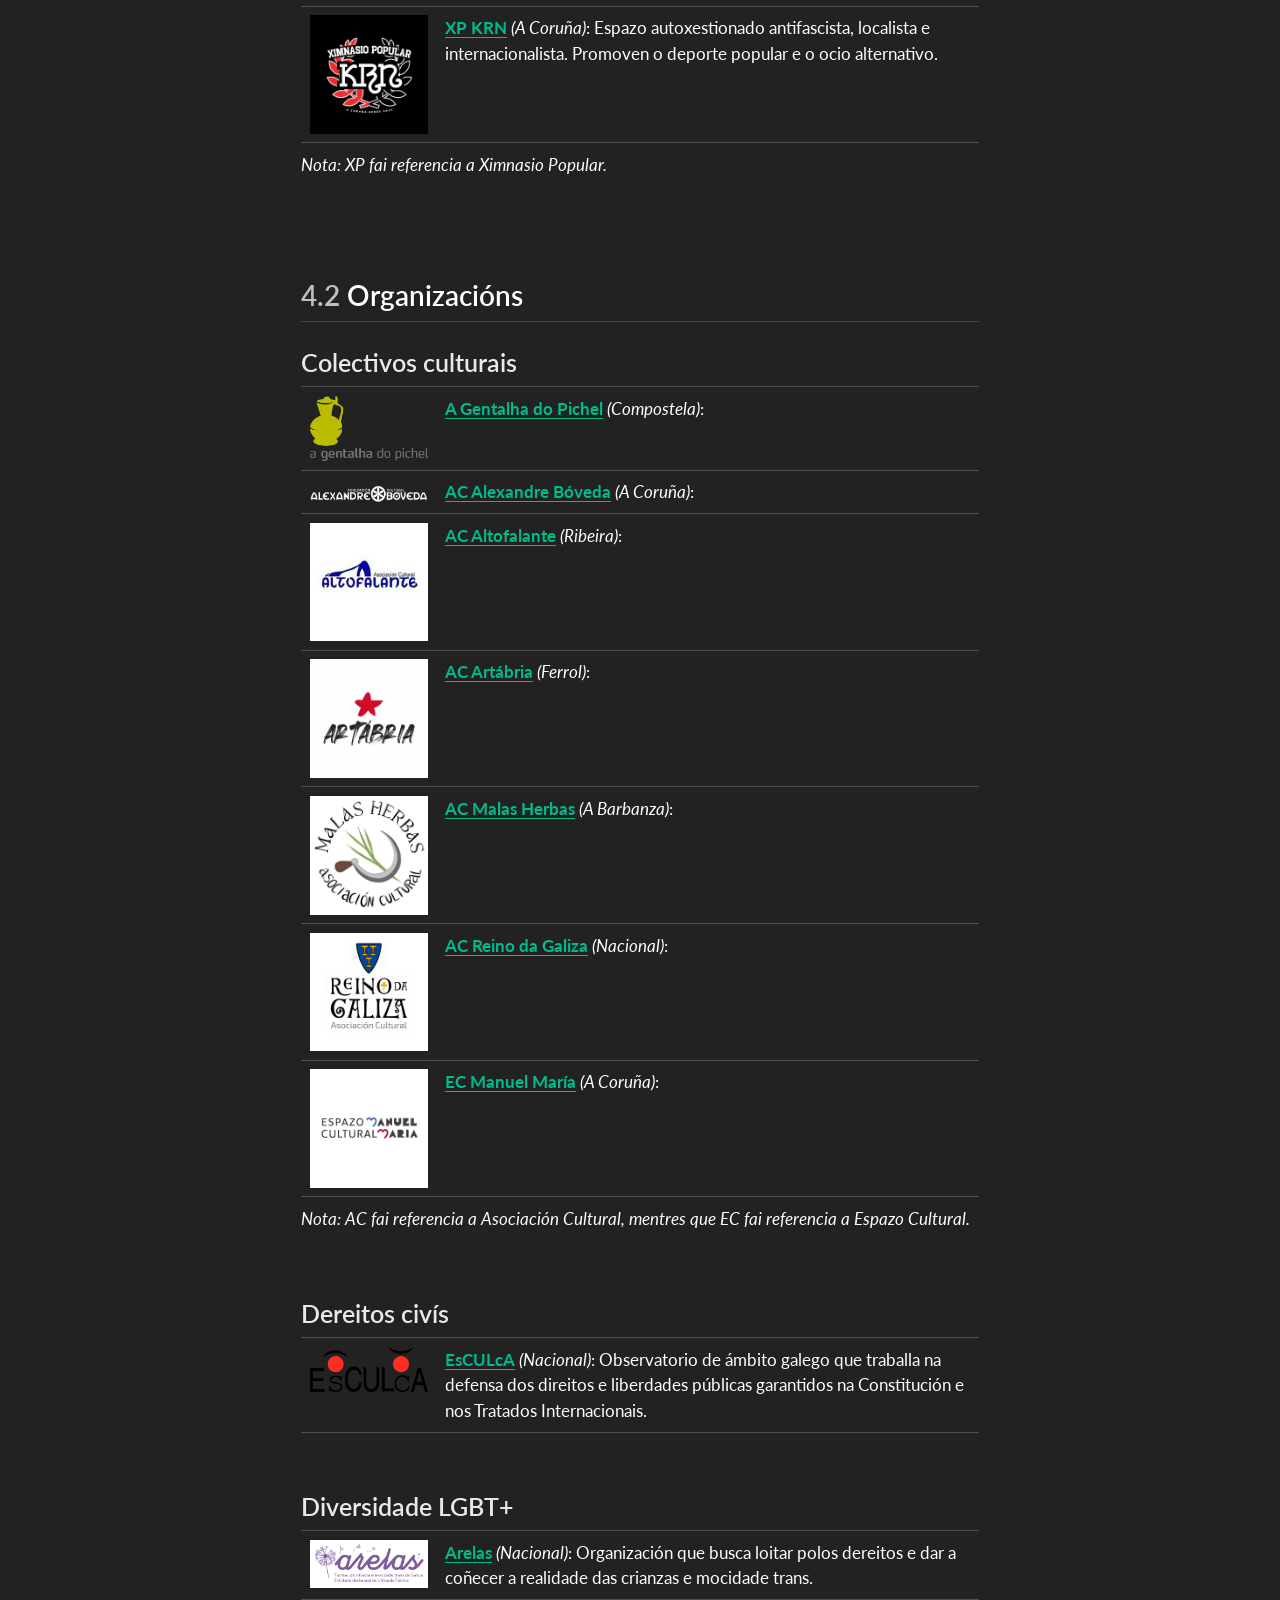
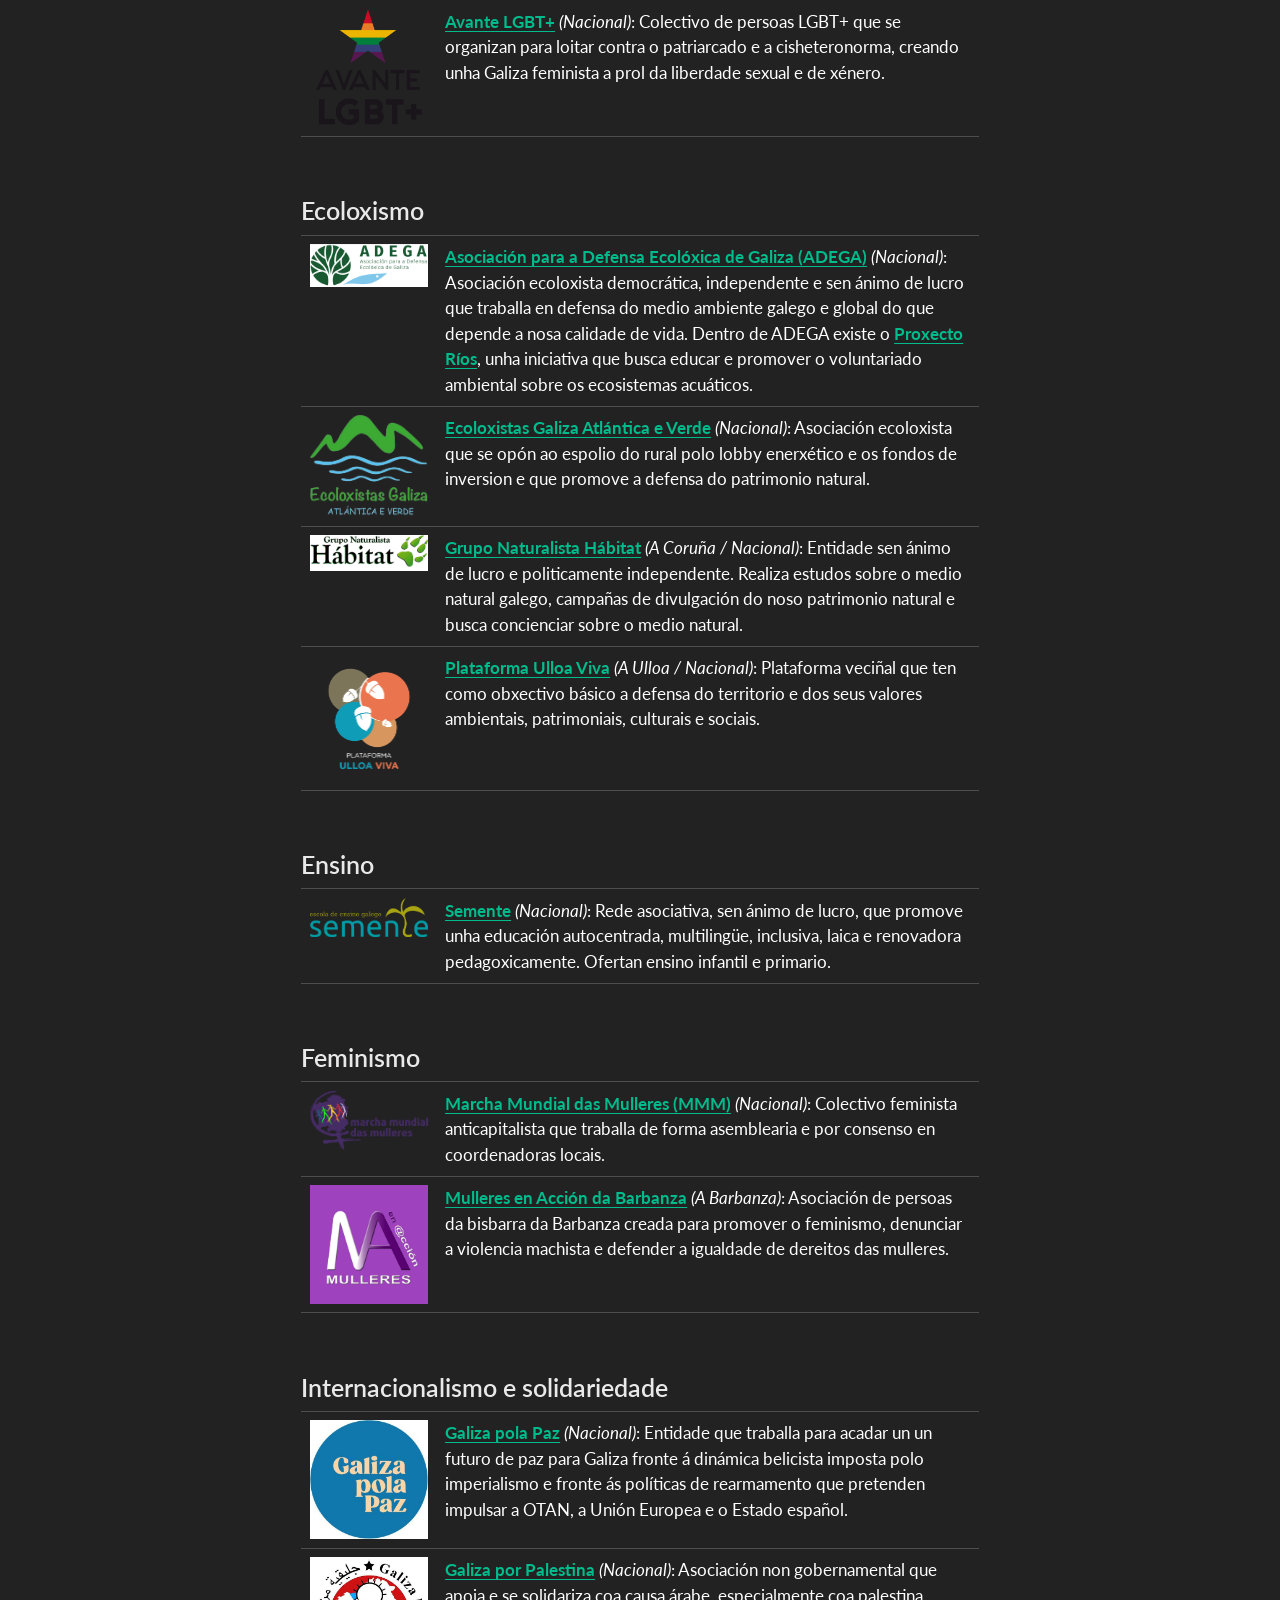
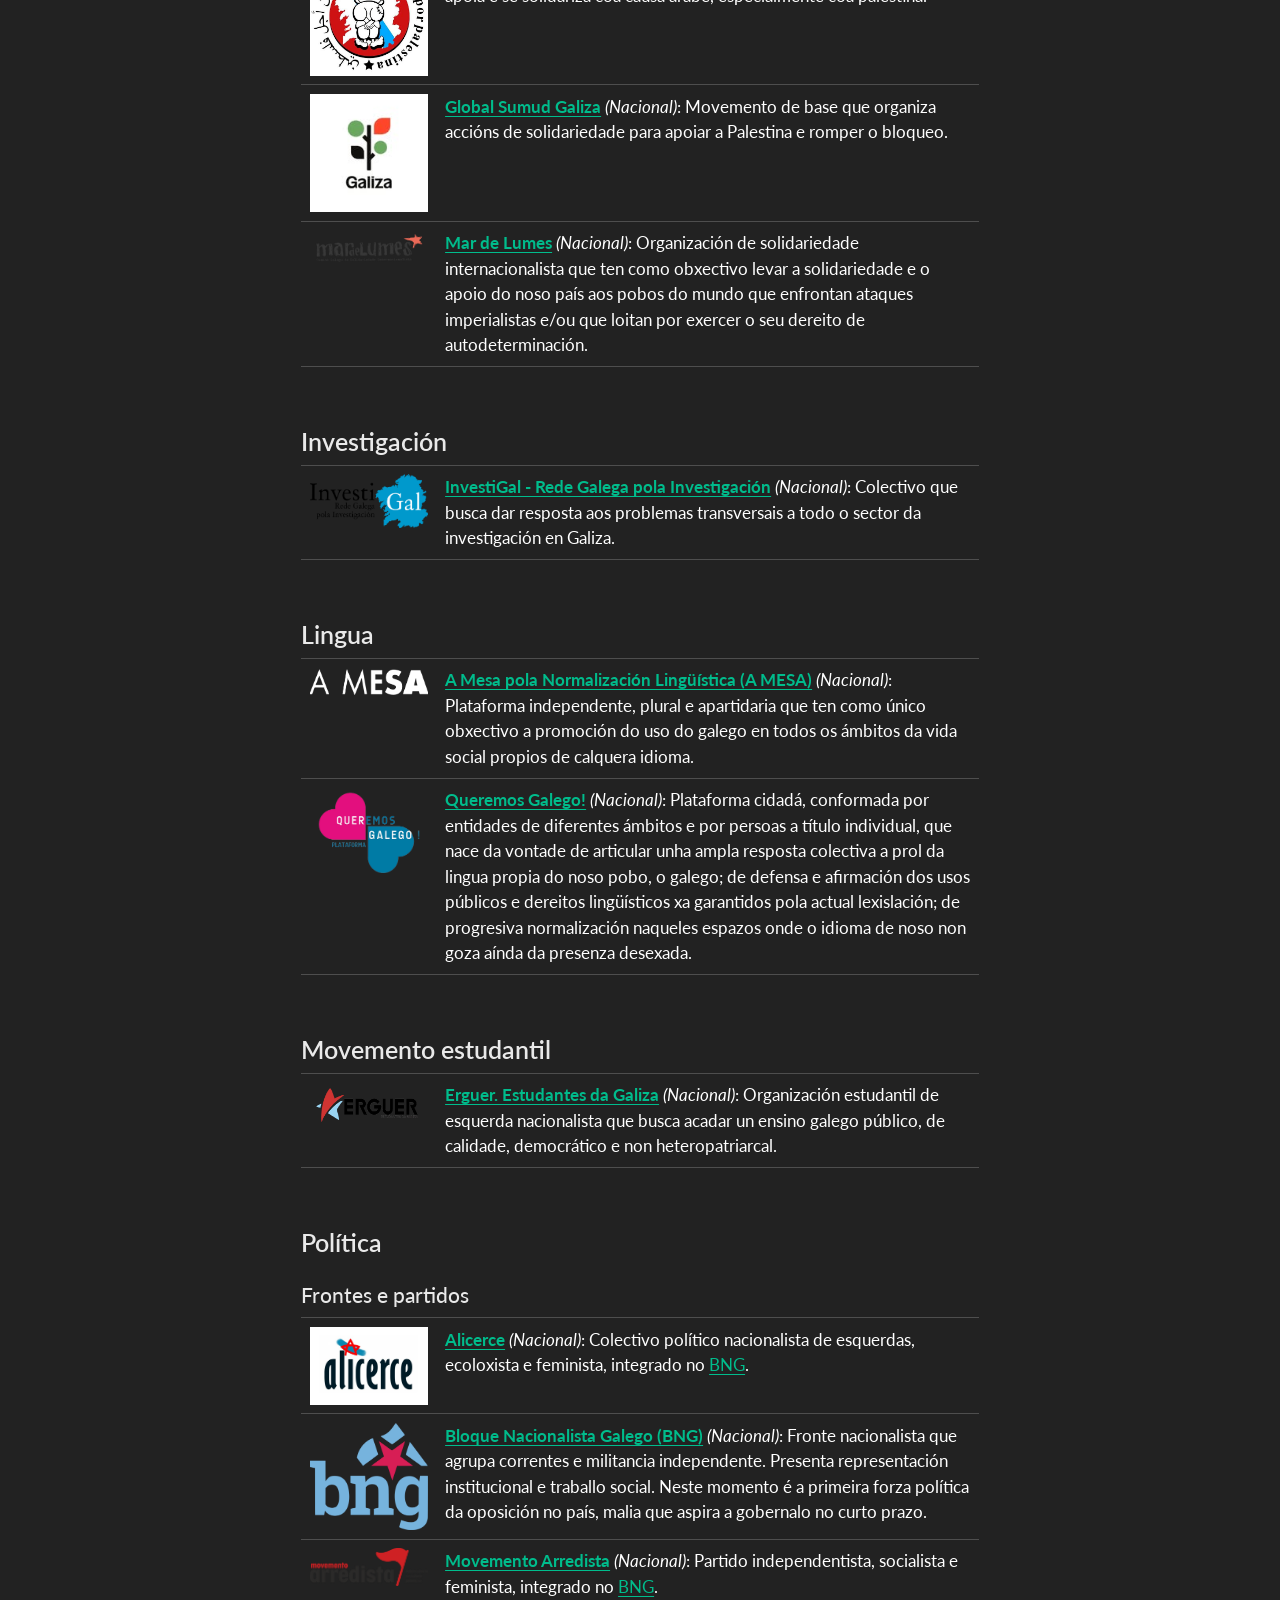
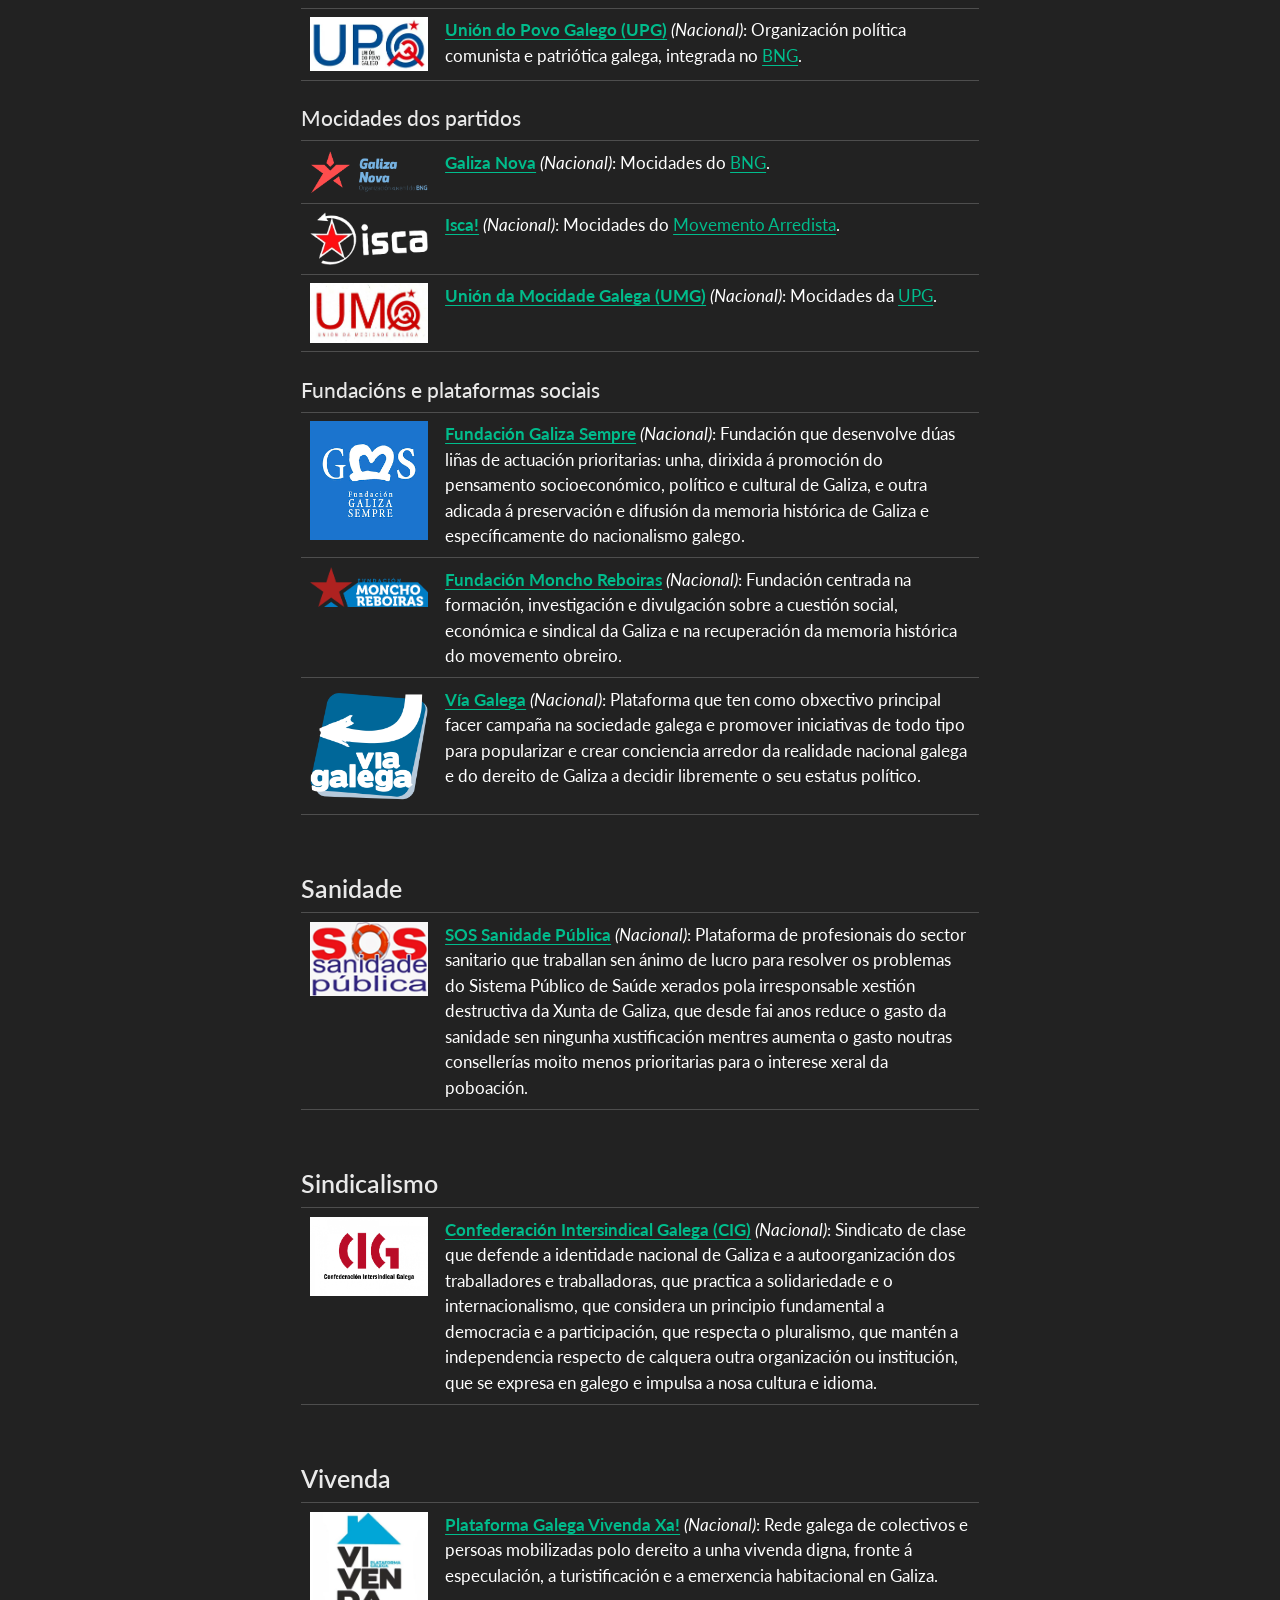
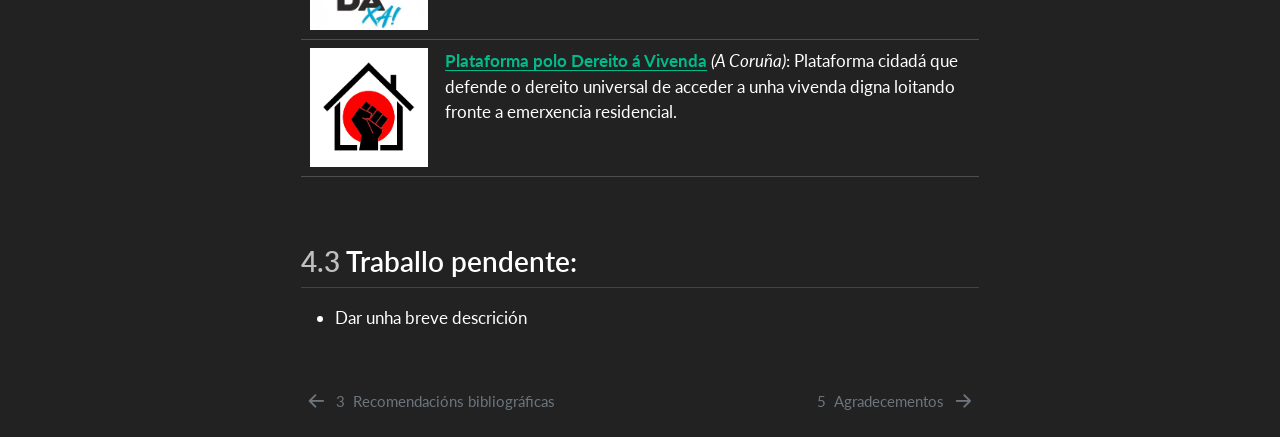
<file: espazos_sociais_e_organizacions_de_referencia.html>
<!DOCTYPE html>
<html xmlns="http://www.w3.org/1999/xhtml" lang="gl" xml:lang="gl"><head>

<meta charset="utf-8">
<meta name="generator" content="quarto-1.10.19">

<meta name="viewport" content="width=device-width, initial-scale=1.0, user-scalable=yes">


<title>4&nbsp; Espazos sociais e organizacións de referencia – Guía da militancia</title>
<style>
/* Default styles provided by pandoc.
** See https://pandoc.org/MANUAL.html#variables-for-html for config info.
*/
span.smallcaps{font-variant: small-caps;}
div.columns{display: flex; gap: 1.5em;}
div.column{flex: auto;}
@media screen {
div.columns{gap: min(4vw, 1.5em);}
div.column{overflow-x: auto;}
}
div.hanging-indent{margin-left: 1.5em; text-indent: -1.5em;}
ul.task-list{list-style: none;}
ul.task-list li input[type="checkbox"] {
  width: 0.8em;
  margin: 0 0.8em 0.2em -1em; /* quarto-specific, see https://github.com/quarto-dev/quarto-cli/issues/4556 */ 
  vertical-align: middle;
}
</style>


<script src="site_libs/quarto-nav/quarto-nav.js"></script>
<script src="site_libs/quarto-nav/headroom.min.js"></script>
<script src="site_libs/clipboard/clipboard.min.js"></script>
<script src="site_libs/quarto-search/autocomplete.umd.js"></script>
<script src="site_libs/quarto-search/fuse.min.js"></script>
<script src="site_libs/quarto-search/quarto-search.js"></script>
<meta name="quarto:offset" content="./">
<link href="./agradecementos.html" rel="next">
<link href="./recomendacions_bibliograficas.html" rel="prev">
<script src="site_libs/quarto-html/quarto.js" type="module"></script>
<script src="site_libs/quarto-html/tabsets/tabsets.js" type="module"></script>
<script src="site_libs/quarto-html/popper.min.js"></script>
<script src="site_libs/quarto-html/tippy.umd.min.js"></script>
<link href="site_libs/quarto-html/tippy.css" rel="stylesheet">
<link href="site_libs/quarto-html/quarto-syntax-highlighting-bf27225e3a48a9273f3daa8f8e829971.css" rel="stylesheet" class="quarto-color-scheme" id="quarto-text-highlighting-styles">
<link href="site_libs/quarto-html/quarto-syntax-highlighting-dark-b626d73c4c936ccc3cb08be7d45d1df6.css" rel="stylesheet" class="quarto-color-scheme quarto-color-alternate" id="quarto-text-highlighting-styles">
<script src="site_libs/bootstrap/bootstrap.min.js"></script>
<link href="site_libs/bootstrap/bootstrap-icons.css" rel="stylesheet">
<link href="site_libs/bootstrap/bootstrap-aed98941c9a23d34670946fc9452eebc.min.css" rel="stylesheet" append-hash="true" class="quarto-color-scheme" id="quarto-bootstrap" data-mode="light">
<link href="site_libs/bootstrap/bootstrap-dark-508a3967fcba8ac229af21958218d07f.min.css" rel="stylesheet" append-hash="true" class="quarto-color-scheme quarto-color-alternate" id="quarto-bootstrap" data-mode="dark">
<script id="quarto-search-options" type="application/json">{
  "location": "sidebar",
  "copy-button": false,
  "collapse-after": 3,
  "panel-placement": "start",
  "type": "textbox",
  "limit": 50,
  "keyboard-shortcut": [
    "f",
    "/",
    "s"
  ],
  "show-item-context": false,
  "language": {
    "search-no-results-text": "No results",
    "search-matching-documents-text": "matching documents",
    "search-copy-link-title": "Copy link to search",
    "search-hide-matches-text": "Hide additional matches",
    "search-more-match-text": "more match in this document",
    "search-more-matches-text": "more matches in this document",
    "search-clear-button-title": "Clear",
    "search-text-placeholder": "",
    "search-detached-cancel-button-title": "Cancel",
    "search-submit-button-title": "Submit",
    "search-label": "Search"
  }
}</script>
<style>html{ scroll-behavior: smooth; }</style>


</head>

<body class="nav-sidebar floating quarto-dark"><script id="quarto-html-before-body" type="application/javascript">
    const toggleBodyColorMode = (bsSheetEl) => {
      const mode = bsSheetEl.getAttribute("data-mode");
      const bodyEl = window.document.querySelector("body");
      if (mode === "dark") {
        bodyEl.classList.add("quarto-dark");
        bodyEl.classList.remove("quarto-light");
      } else {
        bodyEl.classList.add("quarto-light");
        bodyEl.classList.remove("quarto-dark");
      }
    }
    const toggleBodyColorPrimary = () => {
      const bsSheetEl = window.document.querySelector("link#quarto-bootstrap:not([rel=disabled-stylesheet])");
      if (bsSheetEl) {
        toggleBodyColorMode(bsSheetEl);
      }
    }
    const setColorSchemeToggle = (alternate) => {
      const toggles = window.document.querySelectorAll('.quarto-color-scheme-toggle');
      for (let i=0; i < toggles.length; i++) {
        const toggle = toggles[i];
        if (toggle) {
          if (alternate) {
            toggle.classList.add("alternate");
          } else {
            toggle.classList.remove("alternate");
          }
        }
      }
    };
    const toggleColorMode = (alternate) => {
      // Switch the stylesheets
      const primaryStylesheets = window.document.querySelectorAll('link.quarto-color-scheme:not(.quarto-color-alternate)');
      const alternateStylesheets = window.document.querySelectorAll('link.quarto-color-scheme.quarto-color-alternate');
      manageTransitions('#quarto-margin-sidebar .nav-link', false);
      if (alternate) {
        // note: dark is layered on light, we don't disable primary!
        enableStylesheet(alternateStylesheets);
        for (const sheetNode of alternateStylesheets) {
          if (sheetNode.id === "quarto-bootstrap") {
            toggleBodyColorMode(sheetNode);
          }
        }
      } else {
        disableStylesheet(alternateStylesheets);
        enableStylesheet(primaryStylesheets)
        toggleBodyColorPrimary();
      }
      manageTransitions('#quarto-margin-sidebar .nav-link', true);
      // Switch the toggles
      setColorSchemeToggle(alternate)
      // Hack to workaround the fact that safari doesn't
      // properly recolor the scrollbar when toggling (#1455)
      if (navigator.userAgent.indexOf('Safari') > 0 && navigator.userAgent.indexOf('Chrome') == -1) {
        manageTransitions("body", false);
        window.scrollTo(0, 1);
        setTimeout(() => {
          window.scrollTo(0, 0);
          manageTransitions("body", true);
        }, 40);
      }
    }
    const disableStylesheet = (stylesheets) => {
      for (let i=0; i < stylesheets.length; i++) {
        const stylesheet = stylesheets[i];
        stylesheet.rel = 'disabled-stylesheet';
      }
    }
    const enableStylesheet = (stylesheets) => {
      for (let i=0; i < stylesheets.length; i++) {
        const stylesheet = stylesheets[i];
        if(stylesheet.rel !== 'stylesheet') { // for Chrome, which will still FOUC without this check
          stylesheet.rel = 'stylesheet';
        }
      }
    }
    const manageTransitions = (selector, allowTransitions) => {
      const els = window.document.querySelectorAll(selector);
      for (let i=0; i < els.length; i++) {
        const el = els[i];
        if (allowTransitions) {
          el.classList.remove('notransition');
        } else {
          el.classList.add('notransition');
        }
      }
    }
    const isFileUrl = () => {
      return window.location.protocol === 'file:';
    }
    const hasAlternateSentinel = () => {
      let styleSentinel = getColorSchemeSentinel();
      if (styleSentinel !== null) {
        return styleSentinel === "alternate";
      } else {
        return false;
      }
    }
    const setStyleSentinel = (alternate) => {
      const value = alternate ? "alternate" : "default";
      if (!isFileUrl()) {
        window.localStorage.setItem("quarto-color-scheme", value);
      } else {
        localAlternateSentinel = value;
      }
    }
    const getColorSchemeSentinel = () => {
      if (!isFileUrl()) {
        const storageValue = window.localStorage.getItem("quarto-color-scheme");
        return storageValue != null ? storageValue : localAlternateSentinel;
      } else {
        return localAlternateSentinel;
      }
    }
    const toggleGiscusIfUsed = (isAlternate, darkModeDefault) => {
      const baseTheme = document.querySelector('#giscus-base-theme')?.value ?? 'light';
      const alternateTheme = document.querySelector('#giscus-alt-theme')?.value ?? 'dark';
      let newTheme = '';
      if(authorPrefersDark) {
        newTheme = isAlternate ? baseTheme : alternateTheme;
      } else {
        newTheme = isAlternate ? alternateTheme : baseTheme;
      }
      const changeGiscusTheme = () => {
        // From: https://github.com/giscus/giscus/issues/336
        const sendMessage = (message) => {
          const iframe = document.querySelector('iframe.giscus-frame');
          if (!iframe) return;
          iframe.contentWindow.postMessage({ giscus: message }, 'https://giscus.app');
        }
        sendMessage({
          setConfig: {
            theme: newTheme
          }
        });
      }
      const isGiscussLoaded = window.document.querySelector('iframe.giscus-frame') !== null;
      if (isGiscussLoaded) {
        changeGiscusTheme();
      }
    };
    const authorPrefersDark = true;
    const darkModeDefault = authorPrefersDark;
    let localAlternateSentinel = darkModeDefault ? 'alternate' : 'default';
    // Dark / light mode switch
    window.quartoToggleColorScheme = () => {
      // Read the current dark / light value
      let toAlternate = !hasAlternateSentinel();
      toggleColorMode(toAlternate);
      setStyleSentinel(toAlternate);
      toggleGiscusIfUsed(toAlternate, darkModeDefault);
      window.dispatchEvent(new Event('resize'));
    };
    // Switch to dark mode if need be
    if (hasAlternateSentinel()) {
      toggleColorMode(true);
    } else {
      toggleColorMode(false);
    }
  </script>

<div id="quarto-search-results"></div>
  <header id="quarto-header" class="headroom fixed-top">
  <nav class="quarto-secondary-nav">
    <div class="container-fluid d-flex">
      <button type="button" class="quarto-btn-toggle btn" data-bs-toggle="collapse" role="button" data-bs-target=".quarto-sidebar-collapse-item" aria-controls="quarto-sidebar" aria-expanded="false" aria-label="Toggle sidebar navigation" onclick="if (window.quartoToggleHeadroom) { window.quartoToggleHeadroom(); }">
        <i class="bi bi-layout-text-sidebar-reverse"></i>
      </button>
        <nav class="quarto-page-breadcrumbs" aria-label="breadcrumb"><ol class="breadcrumb"><li class="breadcrumb-item"><a href="./espazos_sociais_e_organizacions_de_referencia.html"><span class="chapter-number">4</span>&nbsp; <span class="chapter-title">Espazos sociais e organizacións de referencia</span></a></li></ol></nav>
        <a class="flex-grow-1" role="navigation" data-bs-toggle="collapse" data-bs-target=".quarto-sidebar-collapse-item" aria-controls="quarto-sidebar" aria-expanded="false" aria-label="Toggle sidebar navigation" onclick="if (window.quartoToggleHeadroom) { window.quartoToggleHeadroom(); }">      
        </a>
      <button type="button" class="btn quarto-search-button" aria-label="Search" onclick="window.quartoOpenSearch();">
        <i class="bi bi-search"></i>
      </button>
    </div>
  </nav>
</header>
<!-- content -->
<div id="quarto-content" class="quarto-container page-columns page-rows-contents page-layout-article">
<!-- sidebar -->
  <nav id="quarto-sidebar" class="sidebar collapse collapse-horizontal quarto-sidebar-collapse-item sidebar-navigation floating overflow-auto">
    <div class="pt-lg-2 mt-2 text-left sidebar-header">
    <div class="sidebar-title mb-0 py-0">
      <a href="./">Guía da militancia</a> 
        <div class="sidebar-tools-main">
  <a href="" class="quarto-color-scheme-toggle quarto-navigation-tool  px-1" onclick="window.quartoToggleColorScheme(); return false;" title="Toggle dark mode"><i class="bi"></i></a>
</div>
    </div>
      </div>
        <div class="mt-2 flex-shrink-0 align-items-center">
        <div class="sidebar-search">
        <div id="quarto-search" class="" title="Search"></div>
        </div>
        </div>
    <div class="sidebar-menu-container"> 
    <ul class="list-unstyled mt-1">
        <li class="sidebar-item">
  <div class="sidebar-item-container"> 
  <a href="./index.html" class="sidebar-item-text sidebar-link">
 <span class="menu-text">Prefacio</span></a>
  </div>
</li>
        <li class="sidebar-item">
  <div class="sidebar-item-container"> 
  <a href="./antes_de_ler.html" class="sidebar-item-text sidebar-link">
 <span class="menu-text"><span class="chapter-number">1</span>&nbsp; <span class="chapter-title">Antes de ler</span></span></a>
  </div>
</li>
        <li class="sidebar-item">
  <div class="sidebar-item-container"> 
  <a href="./glosario.html" class="sidebar-item-text sidebar-link">
 <span class="menu-text"><span class="chapter-number">2</span>&nbsp; <span class="chapter-title">Glosario</span></span></a>
  </div>
</li>
        <li class="sidebar-item">
  <div class="sidebar-item-container"> 
  <a href="./recomendacions_bibliograficas.html" class="sidebar-item-text sidebar-link">
 <span class="menu-text"><span class="chapter-number">3</span>&nbsp; <span class="chapter-title">Recomendacións bibliográficas</span></span></a>
  </div>
</li>
        <li class="sidebar-item">
  <div class="sidebar-item-container"> 
  <a href="./espazos_sociais_e_organizacions_de_referencia.html" class="sidebar-item-text sidebar-link active">
 <span class="menu-text"><span class="chapter-number">4</span>&nbsp; <span class="chapter-title">Espazos sociais e organizacións de referencia</span></span></a>
  </div>
</li>
        <li class="sidebar-item">
  <div class="sidebar-item-container"> 
  <a href="./agradecementos.html" class="sidebar-item-text sidebar-link">
 <span class="menu-text"><span class="chapter-number">5</span>&nbsp; <span class="chapter-title">Agradecementos</span></span></a>
  </div>
</li>
        <li class="sidebar-item">
  <div class="sidebar-item-container"> 
  <a href="./referencias.html" class="sidebar-item-text sidebar-link">
 <span class="menu-text">Referencias</span></a>
  </div>
</li>
        <li class="sidebar-item">
  <div class="sidebar-item-container"> 
  <a href="./traballo_pendente.html" class="sidebar-item-text sidebar-link">
 <span class="menu-text">Traballo pendente</span></a>
  </div>
</li>
    </ul>
    </div>
</nav>
<div id="quarto-sidebar-glass" class="quarto-sidebar-collapse-item" data-bs-toggle="collapse" data-bs-target=".quarto-sidebar-collapse-item"></div>
<!-- margin-sidebar -->
    <div id="quarto-margin-sidebar" class="sidebar margin-sidebar">
        <nav id="TOC" role="doc-toc" class="toc-active">
    <h2 id="toc-title">Índice</h2>
   
  <ul>
  <li><a href="#espazos" id="toc-espazos" class="nav-link active" data-scroll-target="#espazos"><span class="header-section-number">4.1</span> Espazos sociais</a>
  <ul class="collapse">
  <li><a href="#centros_sociais" id="toc-centros_sociais" class="nav-link" data-scroll-target="#centros_sociais">Centros e locais sociais</a></li>
  <li><a href="#deporte_popular" id="toc-deporte_popular" class="nav-link" data-scroll-target="#deporte_popular">Deporte popular</a></li>
  </ul></li>
  <li><a href="#organizacions" id="toc-organizacions" class="nav-link" data-scroll-target="#organizacions"><span class="header-section-number">4.2</span> Organizacións</a>
  <ul class="collapse">
  <li><a href="#colectivos_culturais" id="toc-colectivos_culturais" class="nav-link" data-scroll-target="#colectivos_culturais">Colectivos culturais</a></li>
  <li><a href="#dereitos_civis" id="toc-dereitos_civis" class="nav-link" data-scroll-target="#dereitos_civis">Dereitos civís</a></li>
  <li><a href="#diversidade_lgbt" id="toc-diversidade_lgbt" class="nav-link" data-scroll-target="#diversidade_lgbt">Diversidade LGBT+</a></li>
  <li><a href="#ecoloxismo" id="toc-ecoloxismo" class="nav-link" data-scroll-target="#ecoloxismo">Ecoloxismo</a></li>
  <li><a href="#ensino" id="toc-ensino" class="nav-link" data-scroll-target="#ensino">Ensino</a></li>
  <li><a href="#feminismo" id="toc-feminismo" class="nav-link" data-scroll-target="#feminismo">Feminismo</a></li>
  <li><a href="#internacionalismo" id="toc-internacionalismo" class="nav-link" data-scroll-target="#internacionalismo">Internacionalismo e solidariedade</a></li>
  <li><a href="#investigacion" id="toc-investigacion" class="nav-link" data-scroll-target="#investigacion">Investigación</a></li>
  <li><a href="#lingua" id="toc-lingua" class="nav-link" data-scroll-target="#lingua">Lingua</a></li>
  <li><a href="#movemento_estudantil" id="toc-movemento_estudantil" class="nav-link" data-scroll-target="#movemento_estudantil">Movemento estudantil</a></li>
  <li><a href="#politica" id="toc-politica" class="nav-link" data-scroll-target="#politica">Política</a></li>
  <li><a href="#sanidade" id="toc-sanidade" class="nav-link" data-scroll-target="#sanidade">Sanidade</a></li>
  <li><a href="#sindicalismo" id="toc-sindicalismo" class="nav-link" data-scroll-target="#sindicalismo">Sindicalismo</a></li>
  <li><a href="#vivenda" id="toc-vivenda" class="nav-link" data-scroll-target="#vivenda">Vivenda</a></li>
  </ul></li>
  <li><a href="#traballo-pendente" id="toc-traballo-pendente" class="nav-link" data-scroll-target="#traballo-pendente"><span class="header-section-number">4.3</span> Traballo pendente:</a></li>
  </ul>
</nav>
    </div>
<!-- main -->
<main class="content" id="quarto-document-content">


<header id="title-block-header" class="quarto-title-block default">
<div class="quarto-title">
<h1 class="title"><span id="sec-espazos_sociais_e_organizacions_de_referencia" class="quarto-section-identifier"><span class="chapter-number">4</span>&nbsp; <span class="chapter-title">Espazos sociais e organizacións de referencia</span></span></h1>
</div>



<div class="quarto-title-meta">

    
  
    
  </div>
  


</header>


<div style="text-align: center; color: orange;">
<p>TRABALLANDO NELA!</p>
</div>
<p>A militancia nace do compromiso. Existen múltiples razóns polas que unha persoa comeza a súa andadura. Cadaquén percorre un camiño máis ou menos distinto do resto de compañeiras, mais un dos factores que partillamos todas son as ganas de mellora. A mellora pode existir en máis dunha fronte: dereitos laborais, defensa do patrimonio, investigación científica, uso da lingua, etc. As persoas que compartimos as mesmas preocupacións rematamos por xuntarnos e facer parte dunha mesma causa; é aquí onde nacen as <a href="./glosario.html#def-organizacion"><strong>organizacións</strong></a>. A organización é o alicerce da forza, é a pedra que aguanta da casa e o combustible que dá enerxía para seguir en pé. Sen organizarnos temos o poder dun individuo, ao xuntarnos dividimos tarefas e somos moito máis eficaces e eficientes. A humana é unha especie animal social na que medramos xuntas. Sen organización non hai futuro.</p>
<p>Mais as organizacións non actúan no baleiro: precisan lugares físicos onde atoparse, interactuar, tecer redes, etc. Desta necesidade xorden os espazos sociais, locais autoxestionados que se manteñen á marxe das demandas de lucro que presenta o capital; non buscan gañar un rendemento económico senón que o seu obxectivo é a implantación social dunha serie de valores.</p>
<p>Entendendo a importancia de organizarse, o seguinte paso é entender a ignorancia e, lonxe de abrazala, combatila. Ninguén nace aprendida e ninguén vai saber todo de todo. Este concepto é chave para interiorizar que non temos que saber resolver calquera pregunta que se poña sobre a mesa; case sempre hai alguén que sabe máis ca nós dun tema. É aquí onde temos que profundizar no combate contra a ignorancia e, tamén, onde hai que admitir as nosas eivas.</p>
<p>Existen espazos sociais e organizacións a moreas que desenvolven unha labor exemplar no seu eido. Na busca de ter unha indicación da xente que está organizada e sabe, proponse unha listaxe en orde alfabética de espazos sociais e organizacións referentes en diferentes frontes, con diferentes sensibilidades e diferentes matices:</p>
<section id="espazos" class="level2" data-number="4.1">
<h2 data-number="4.1" data-anchor-id="espazos"><span class="header-section-number">4.1</span> Espazos sociais</h2>
<section id="centros_sociais" class="level3 unnumbered">
<h3 class="unnumbered" data-anchor-id="centros_sociais">Centros e locais sociais</h3>
<table class="caption-top table">
<colgroup>
<col style="width: 20%">
<col style="width: 80%">
</colgroup>
<tbody>
<tr class="odd">
<td style="text-align: center;"><img src="imaxes/logos/cs-a_nubeira.png" class="img-fluid" alt="Logo da Gentalha do Pichel" width="150"></td>
<td style="text-align: left;"><a href="https://anubeira.gal/" target="_blank"><strong>CS A Nubeira</strong></a> <em>(Vigo)</em>: Localizado na R/ Pizarro, 6, Vigo.</td>
</tr>
<tr class="even">
<td style="text-align: center;"><img src="imaxes/logos/cs-gomes_gaioso.png" class="img-fluid" alt="Logo da Gentalha do Pichel" width="150"></td>
<td style="text-align: left;"><a href="https://csgomesgaioso.gal/" target="_blank"><strong>CS Gomes Gaioso</strong></a> <em>(A Coruña)</em>: Localizado na R/ Marconi, 9, A Coruña.</td>
</tr>
<tr class="odd">
<td style="text-align: center;"><img src="imaxes/logos/ac-gentalha.png" class="img-fluid" alt="Logo da Gentalha do Pichel" width="150"></td>
<td style="text-align: left;"><a href="https://gentalha.org/" target="_blank"><strong>CS O Pichel</strong></a> <em>(Compostela)</em>: Localizado na R/ Santa Clara, 21, Compostela.</td>
</tr>
<tr class="even">
<td style="text-align: center;"><img src="imaxes/logos/cs-faisca.png" class="img-fluid" alt="Logo da Gentalha do Pichel" width="150"></td>
<td style="text-align: left;"><a href="https://www.instagram.com/ls_faisca_vigo/" target="_blank"><strong>LS Faísca</strong></a> <em>(Vigo)</em>: Localizado na R/ Toledo, 9, Vigo.</td>
</tr>
</tbody>
</table>
<p><em>Nota: CS fai referencia a Centro Social e LS fai referencia a Local Social.</em></p>
<p><br></p>
</section>
<section id="deporte_popular" class="level3 unnumbered">
<h3 class="unnumbered" data-anchor-id="deporte_popular">Deporte popular</h3>
<table class="caption-top table">
<colgroup>
<col style="width: 20%">
<col style="width: 80%">
</colgroup>
<tbody>
<tr class="odd">
<td style="text-align: center;"><img src="imaxes/logos/xp_KRN.png" class="img-fluid" alt="Logo do XP KRN" width="150"></td>
<td style="text-align: left;"><a href="https://www.instagram.com/krn_ximnasiopopular/" target="_blank"><strong>XP KRN</strong></a> <em>(A Coruña)</em>: Espazo autoxestionado antifascista, localista e internacionalista. Promoven o deporte popular e o ocio alternativo.</td>
</tr>
</tbody>
</table>
<p><em>Nota: XP fai referencia a Ximnasio Popular.</em></p>
<p><br><br> <!-- | ![](imaxes/logos/xp_ibai.png){width="150px" fig-alt="Logo do XP Ibai"} | [**XP Ibai**](https://www.instagram.com/xp.ibai){target="_blank"} *(Ourense)*: | --></p>
</section>
</section>
<section id="organizacions" class="level2" data-number="4.2">
<h2 data-number="4.2" data-anchor-id="organizacions"><span class="header-section-number">4.2</span> Organizacións</h2>
<section id="colectivos_culturais" class="level3 unnumbered">
<h3 class="unnumbered" data-anchor-id="colectivos_culturais">Colectivos culturais</h3>
<table class="caption-top table">
<colgroup>
<col style="width: 20%">
<col style="width: 80%">
</colgroup>
<tbody>
<tr class="odd">
<td style="text-align: center;"><img src="imaxes/logos/ac-gentalha.png" class="img-fluid" alt="Logo da Gentalha do Pichel" width="150"></td>
<td style="text-align: left;"><a href="https://gentalha.org/" target="_blank"><strong>A Gentalha do Pichel</strong></a> <em>(Compostela)</em>:</td>
</tr>
<tr class="even">
<td style="text-align: center;"><img src="imaxes/logos/ac-alexandre_boveda.png" class="img-fluid" alt="Logo da AC Alexandre Bóveda" width="150"></td>
<td style="text-align: left;"><a href="https://acalexandreboveda.gal/" target="_blank"><strong>AC Alexandre Bóveda</strong></a> <em>(A Coruña)</em>:</td>
</tr>
<tr class="odd">
<td style="text-align: center;"><img src="imaxes/logos/ac-altofalante.png" class="img-fluid" alt="Logo da AC Altofalante" width="150"></td>
<td style="text-align: left;"><a href="https://altofalante.fala.gal/" target="_blank"><strong>AC Altofalante</strong></a> <em>(Ribeira)</em>:</td>
</tr>
<tr class="even">
<td style="text-align: center;"><img src="imaxes/logos/ac-artabria.png" class="img-fluid" alt="Logo da AC Artábria" width="150"></td>
<td style="text-align: left;"><a href="https://www.instagram.com/ac.artabria/" target="_blank"><strong>AC Artábria</strong></a> <em>(Ferrol)</em>:</td>
</tr>
<tr class="odd">
<td style="text-align: center;"><img src="imaxes/logos/ac-malas_herbas.png" class="img-fluid" alt="Logo da AC Malas Herbas" width="150"></td>
<td style="text-align: left;"><a href="https://linktr.ee/malasherbas" target="_blank"><strong>AC Malas Herbas</strong></a> <em>(A Barbanza)</em>:</td>
</tr>
<tr class="even">
<td style="text-align: center;"><img src="imaxes/logos/ac-reino_da_galiza.png" class="img-fluid" alt="Logo da AC Reino da Galiza" width="150"></td>
<td style="text-align: left;"><a href="https://linktr.ee/acreinodagaliza" target="_blank"><strong>AC Reino da Galiza</strong></a> <em>(Nacional)</em>:</td>
</tr>
<tr class="odd">
<td style="text-align: center;"><img src="imaxes/logos/ec-manuel_maria.png" class="img-fluid" alt="Logo do EC Manuel María" width="150"></td>
<td style="text-align: left;"><a href="https://www.instagram.com/e.c.manuelmaria/" target="_blank"><strong>EC Manuel María</strong></a> <em>(A Coruña)</em>:</td>
</tr>
</tbody>
</table>
<p><em>Nota: AC fai referencia a Asociación Cultural, mentres que EC fai referencia a Espazo Cultural.</em></p>
<p><br></p>
</section>
<section id="dereitos_civis" class="level3 unnumbered">
<h3 class="unnumbered" data-anchor-id="dereitos_civis">Dereitos civís</h3>
<table class="caption-top table">
<colgroup>
<col style="width: 20%">
<col style="width: 80%">
</colgroup>
<tbody>
<tr class="odd">
<td style="text-align: center;"><img src="imaxes/logos/esculca.png" class="img-fluid" alt="Logo de EsCULcA" width="150"></td>
<td style="text-align: left;"><a href="https://esculca.gal/" target="_blank"><strong>EsCULcA</strong></a> <em>(Nacional)</em>: Observatorio de ámbito galego que traballa na defensa dos direitos e liberdades públicas garantidos na Constitución e nos Tratados Internacionais.</td>
</tr>
</tbody>
</table>
<p><br></p>
</section>
<section id="diversidade_lgbt" class="level3 unnumbered">
<h3 class="unnumbered" data-anchor-id="diversidade_lgbt">Diversidade LGBT+</h3>
<table class="caption-top table">
<colgroup>
<col style="width: 20%">
<col style="width: 80%">
</colgroup>
<tbody>
<tr class="odd">
<td style="text-align: center;"><img src="imaxes/logos/arelas.png" class="img-fluid" alt="Logo de Arelas" width="150"></td>
<td style="text-align: left;"><a href="https://asociacionarelas.org/" id="orga-arelas" target="_blank"><strong>Arelas</strong></a> <em>(Nacional)</em>: Organización que busca loitar polos dereitos e dar a coñecer a realidade das crianzas e mocidade trans.</td>
</tr>
<tr class="even">
<td style="text-align: center;"><img src="imaxes/logos/avante.png" class="img-fluid" alt="Logo de Avante LGBT+" width="150"></td>
<td style="text-align: left;"><a href="https://avantelgbt.com/" id="orga-avante" target="_blank"><strong>Avante LGBT+</strong></a> <em>(Nacional)</em>: Colectivo de persoas LGBT+ que se organizan para loitar contra o patriarcado e a cisheteronorma, creando unha Galiza feminista a prol da liberdade sexual e de xénero.</td>
</tr>
</tbody>
</table>
<p><br></p>
</section>
<section id="ecoloxismo" class="level3 unnumbered">
<h3 class="unnumbered" data-anchor-id="ecoloxismo">Ecoloxismo</h3>
<table class="caption-top table">
<colgroup>
<col style="width: 20%">
<col style="width: 80%">
</colgroup>
<tbody>
<tr class="odd">
<td style="text-align: center;"><img src="imaxes/logos/ADEGA.png" class="img-fluid" alt="Logo de ADEGA" width="150"></td>
<td style="text-align: left;"><a href="https://adega.gal/" id="orga-adega" target="_blank"><strong>Asociación para a Defensa Ecolóxica de Galiza (ADEGA)</strong></a> <em>(Nacional)</em>: Asociación ecoloxista democrática, independente e sen ánimo de lucro que traballa en defensa do medio ambiente galego e global do que depende a nosa calidade de vida. Dentro de ADEGA existe o <a href="https://proxectorios.org/" target="_blank"><strong>Proxecto Ríos</strong></a>, unha iniciativa que busca educar e promover o voluntariado ambiental sobre os ecosistemas acuáticos.</td>
</tr>
<tr class="even">
<td style="text-align: center;"><img src="imaxes/logos/ecoloxistas_galiza.png" class="img-fluid" alt="Logo de Ecoloxistas Galiza Atlántica e Verde" width="150"></td>
<td style="text-align: left;"><a href="https://ecoloxistas.fala.gal/" id="orga-ecoloxistas" target="_blank"><strong>Ecoloxistas Galiza Atlántica e Verde</strong></a> <em>(Nacional)</em>: Asociación ecoloxista que se opón ao espolio do rural polo lobby enerxético e os fondos de inversion e que promove a defensa do patrimonio natural.</td>
</tr>
<tr class="odd">
<td style="text-align: center;"><img src="imaxes/logos/gn_habitat.png" class="img-fluid" alt="Logo de Grupo Naturalista Hábitat" width="150"></td>
<td style="text-align: left;"><a href="https://gnhabitat.org/" id="orga-gn_habitat" target="_blank"><strong>Grupo Naturalista Hábitat</strong></a> <em>(A Coruña / Nacional)</em>: Entidade sen ánimo de lucro e politicamente independente. Realiza estudos sobre o medio natural galego, campañas de divulgación do noso patrimonio natural e busca concienciar sobre o medio natural.</td>
</tr>
<tr class="even">
<td style="text-align: center;"><img src="imaxes/logos/ulloa_viva.png" class="img-fluid" alt="Logo de Plataforma Ulloa Viva" width="150"></td>
<td style="text-align: left;"><a href="https://plataformaulloaviva.com/" id="orga-ulloa_viva" target="_blank"><strong>Plataforma Ulloa Viva</strong></a> <em>(A Ulloa / Nacional)</em>: Plataforma veciñal que ten como obxectivo básico a defensa do territorio e dos seus valores ambientais, patrimoniais, culturais e sociais.</td>
</tr>
</tbody>
</table>
<p><br></p>
</section>
<section id="ensino" class="level3 unnumbered">
<h3 class="unnumbered" data-anchor-id="ensino">Ensino</h3>
<table class="caption-top table">
<colgroup>
<col style="width: 20%">
<col style="width: 80%">
</colgroup>
<tbody>
<tr class="odd">
<td style="text-align: center;"><img src="imaxes/logos/semente.png" class="img-fluid" alt="Logo de Semente" width="150"></td>
<td style="text-align: left;"><a href="https://semente.gal/" id="orga-semente" target="_blank"><strong>Semente</strong></a> <em>(Nacional)</em>: Rede asociativa, sen ánimo de lucro, que promove unha educación autocentrada, multilingüe, inclusiva, laica e renovadora pedagoxicamente. Ofertan ensino infantil e primario.</td>
</tr>
</tbody>
</table>
<p><br></p>
</section>
<section id="feminismo" class="level3 unnumbered">
<h3 class="unnumbered" data-anchor-id="feminismo">Feminismo</h3>
<table class="caption-top table">
<colgroup>
<col style="width: 20%">
<col style="width: 80%">
</colgroup>
<tbody>
<tr class="odd">
<td style="text-align: center;"><img src="imaxes/logos/MMM.png" class="img-fluid" alt="Logo de MMM" width="150"></td>
<td style="text-align: left;"><a href="https://feminismo.info/" id="orga-MMM" target="_blank"><strong>Marcha Mundial das Mulleres (MMM)</strong></a> <em>(Nacional)</em>: Colectivo feminista anticapitalista que traballa de forma asemblearia e por consenso en coordenadoras locais.</td>
</tr>
<tr class="even">
<td style="text-align: center;"><img src="imaxes/logos/mulleres_en_accion.png" class="img-fluid" alt="Logo de Mulleres en Acción da Barbanza" width="150"></td>
<td style="text-align: left;"><a href="https://www.facebook.com/profile.php?id=100067839518981" id="orga-mulleres_en_accion_da_barbanza" target="_blank"><strong>Mulleres en Acción da Barbanza</strong></a> <em>(A Barbanza)</em>: Asociación de persoas da bisbarra da Barbanza creada para promover o feminismo, denunciar a violencia machista e defender a igualdade de dereitos das mulleres.</td>
</tr>
</tbody>
</table>
<p><br></p>
</section>
<section id="internacionalismo" class="level3 unnumbered">
<h3 class="unnumbered" data-anchor-id="internacionalismo">Internacionalismo e solidariedade</h3>
<table class="caption-top table">
<colgroup>
<col style="width: 20%">
<col style="width: 80%">
</colgroup>
<tbody>
<tr class="odd">
<td style="text-align: center;"><img src="imaxes/logos/galiza_pola_paz.png" class="img-fluid" alt="Logo de Galiza pola Paz" width="150"></td>
<td style="text-align: left;"><a href="https://galizacontraaotan.gal/" id="orga-galiza_pola_paz" target="_blank"><strong>Galiza pola Paz</strong></a> <em>(Nacional)</em>: Entidade que traballa para acadar un un futuro de paz para Galiza fronte á dinámica belicista imposta polo imperialismo e fronte ás políticas de rearmamento que pretenden impulsar a OTAN, a Unión Europea e o Estado español.</td>
</tr>
<tr class="even">
<td style="text-align: center;"><img src="imaxes/logos/galiza_por_palestina.png" class="img-fluid" alt="Logo de Galiza por Palestina" width="150"></td>
<td style="text-align: left;"><a href="https://www.instagram.com/galizaporpalestina/" id="orga-paliza_por_palestina" target="_blank"><strong>Galiza por Palestina</strong></a> <em>(Nacional)</em>: Asociación non gobernamental que apoia e se solidariza coa causa árabe, especialmente coa palestina.</td>
</tr>
<tr class="odd">
<td style="text-align: center;"><img src="imaxes/logos/global_sumud_galiza.png" class="img-fluid" alt="Logo de Global Sumud Galiza" width="150"></td>
<td style="text-align: left;"><a href="https://www.instagram.com/galiza_globalsumud/" id="orga-global_sumud_galiza" target="_blank"><strong>Global Sumud Galiza</strong></a> <em>(Nacional)</em>: Movemento de base que organiza accións de solidariedade para apoiar a Palestina e romper o bloqueo.</td>
</tr>
<tr class="even">
<td style="text-align: center;"><img src="imaxes/logos/MDL.png" class="img-fluid" alt="Logo de Mar de Lumes" width="150"></td>
<td style="text-align: left;"><a href="https://mardelumes.org/" id="orga-MDL" target="_blank"><strong>Mar de Lumes</strong></a> <em>(Nacional)</em>: Organización de solidariedade internacionalista que ten como obxectivo levar a solidariedade e o apoio do noso país aos pobos do mundo que enfrontan ataques imperialistas e/ou que loitan por exercer o seu dereito de autodeterminación.</td>
</tr>
</tbody>
</table>
<p><br></p>
</section>
<section id="investigacion" class="level3 unnumbered">
<h3 class="unnumbered" data-anchor-id="investigacion">Investigación</h3>
<table class="caption-top table">
<colgroup>
<col style="width: 20%">
<col style="width: 80%">
</colgroup>
<tbody>
<tr class="odd">
<td style="text-align: center;"><img src="imaxes/logos/investigal.png" class="img-fluid" alt="Logo de InvestiGal" width="150"></td>
<td style="text-align: left;"><a href="https://investi.gal/" id="orga-investigal" target="_blank"><strong>InvestiGal - Rede Galega pola Investigación</strong></a> <em>(Nacional)</em>: Colectivo que busca dar resposta aos problemas transversais a todo o sector da investigación en Galiza.</td>
</tr>
</tbody>
</table>
<p><br></p>
</section>
<section id="lingua" class="level3 unnumbered">
<h3 class="unnumbered" data-anchor-id="lingua">Lingua</h3>
<table class="caption-top table">
<colgroup>
<col style="width: 20%">
<col style="width: 80%">
</colgroup>
<tbody>
<tr class="odd">
<td style="text-align: center;"><img src="imaxes/logos/amesa.png" class="img-fluid" alt="Logo de A MESA" width="150"></td>
<td style="text-align: left;"><a href="https://www.amesa.gal/" id="orga-amesa" target="_blank"><strong>A Mesa pola Normalización Lingüística (A MESA)</strong></a> <em>(Nacional)</em>: Plataforma independente, plural e apartidaria que ten como único obxectivo a promoción do uso do galego en todos os ámbitos da vida social propios de calquera idioma.</td>
</tr>
<tr class="even">
<td style="text-align: center;"><img src="imaxes/logos/queremos_galego.png" class="img-fluid" alt="Logo de Queremos Galego!" width="150"></td>
<td style="text-align: left;"><a href="https://www.queremosgalego.gal/" id="orga-queremos_galego" target="_blank"><strong>Queremos Galego!</strong></a> <em>(Nacional)</em>: Plataforma cidadá, conformada por entidades de diferentes ámbitos e por persoas a título individual, que nace da vontade de articular unha ampla resposta colectiva a prol da lingua propia do noso pobo, o galego; de defensa e afirmación dos usos públicos e dereitos lingüísticos xa garantidos pola actual lexislación; de progresiva normalización naqueles espazos onde o idioma de noso non goza aínda da presenza desexada.</td>
</tr>
</tbody>
</table>
<p><br></p>
</section>
<section id="movemento_estudantil" class="level3 unnumbered">
<h3 class="unnumbered" data-anchor-id="movemento_estudantil">Movemento estudantil</h3>
<table class="caption-top table">
<colgroup>
<col style="width: 20%">
<col style="width: 80%">
</colgroup>
<tbody>
<tr class="odd">
<td style="text-align: center;"><img src="imaxes/logos/erguer.png" class="img-fluid" alt="Logo de Erguer. Estudantes da Galiza" width="150"></td>
<td style="text-align: left;"><a href="https://erguer.gal/" id="orga-erguer" target="_blank"><strong>Erguer. Estudantes da Galiza</strong></a> <em>(Nacional)</em>: Organización estudantil de esquerda nacionalista que busca acadar un ensino galego público, de calidade, democrático e non heteropatriarcal.</td>
</tr>
</tbody>
</table>
<p><br></p>
</section>
<section id="politica" class="level3 unnumbered">
<h3 class="unnumbered" data-anchor-id="politica">Política</h3>
<section id="politica-partidos" class="level4 unnumbered">
<h4 class="unnumbered" data-anchor-id="politica-partidos">Frontes e partidos</h4>
<table class="caption-top table">
<colgroup>
<col style="width: 20%">
<col style="width: 80%">
</colgroup>
<tbody>
<tr class="odd">
<td style="text-align: center;"><img src="imaxes/logos/alicerce.png" class="img-fluid" alt="Logo de Alicerce" width="150"></td>
<td style="text-align: left;"><a href="https://www.alicerce.gal/" id="orga-alicerce" target="_blank"><strong>Alicerce</strong></a> <em>(Nacional)</em>: Colectivo político nacionalista de esquerdas, ecoloxista e feminista, integrado no <a href="#orga-BNG">BNG</a>.</td>
</tr>
<tr class="even">
<td style="text-align: center;"><img src="imaxes/logos/BNG.png" class="img-fluid" alt="Logo do BNG" width="150"></td>
<td style="text-align: left;"><a href="https://www.bng.gal/" id="orga-BNG" target="_blank"><strong>Bloque Nacionalista Galego (BNG)</strong></a> <em>(Nacional)</em>: Fronte nacionalista que agrupa correntes e militancia independente. Presenta representación institucional e traballo social. Neste momento é a primeira forza política da oposición no país, malia que aspira a gobernalo no curto prazo.</td>
</tr>
<tr class="odd">
<td style="text-align: center;"><img src="imaxes/logos/arredista.png" class="img-fluid" alt="Logo do Movemento Arredista" width="150"></td>
<td style="text-align: left;"><a href="https://www.arredista.gal/" id="orga-arredista" target="_blank"><strong>Movemento Arredista</strong></a> <em>(Nacional)</em>: Partido independentista, socialista e feminista, integrado no <a href="#orga-BNG">BNG</a>.</td>
</tr>
<tr class="even">
<td style="text-align: center;"><img src="imaxes/logos/UPG.png" class="img-fluid" alt="Logo da UPG" width="150"></td>
<td style="text-align: left;"><a href="https://www.upg.gal/" id="orga-UPG" target="_blank"><strong>Unión do Povo Galego (UPG)</strong></a> <em>(Nacional)</em>: Organización política comunista e patriótica galega, integrada no <a href="#orga-BNG">BNG</a>.</td>
</tr>
</tbody>
</table>
</section>
<section id="politica-mocidades" class="level4 unnumbered">
<h4 class="unnumbered" data-anchor-id="politica-mocidades">Mocidades dos partidos</h4>
<table class="caption-top table">
<colgroup>
<col style="width: 20%">
<col style="width: 80%">
</colgroup>
<tbody>
<tr class="odd">
<td style="text-align: center;"><img src="imaxes/logos/galiza_nova.png" class="img-fluid" alt="Logo de Galiza Nova" width="150"></td>
<td style="text-align: left;"><a href="https://galizanova.gal/" id="orga-galiza_nova" target="_blank"><strong>Galiza Nova</strong></a> <em>(Nacional)</em>: Mocidades do <a href="#orga-BNG">BNG</a>.</td>
</tr>
<tr class="even">
<td style="text-align: center;"><img src="imaxes/logos/isca.png" class="img-fluid" alt="Logo de Isca!" width="150"></td>
<td style="text-align: left;"><a href="https://iscagz.org/" id="orga-isca" target="_blank"><strong>Isca!</strong></a> <em>(Nacional)</em>: Mocidades do <a href="#orga-arredista">Movemento Arredista</a>.</td>
</tr>
<tr class="odd">
<td style="text-align: center;"><img src="imaxes/logos/UMG.png" class="img-fluid" alt="Logo da UMG" width="150"></td>
<td style="text-align: left;"><a href="https://upg.gal/umg-nova/" id="orga-UMG" target="_blank"><strong>Unión da Mocidade Galega (UMG)</strong></a> <em>(Nacional)</em>: Mocidades da <a href="#orga-UPG">UPG</a>.</td>
</tr>
</tbody>
</table>
</section>
<section id="politica-fundacions" class="level4 unnumbered">
<h4 class="unnumbered" data-anchor-id="politica-fundacions">Fundacións e plataformas sociais</h4>
<table class="caption-top table">
<colgroup>
<col style="width: 20%">
<col style="width: 80%">
</colgroup>
<tbody>
<tr class="odd">
<td style="text-align: center;"><img src="imaxes/logos/galiza_sempre.png" class="img-fluid" alt="Logo da Fundación Galiza Sempre" width="150"></td>
<td style="text-align: left;"><a href="https://galizasempre.gal/" id="orga-galiza_sempre" target="_blank"><strong>Fundación Galiza Sempre</strong></a> <em>(Nacional)</em>: Fundación que desenvolve dúas liñas de actuación prioritarias: unha, dirixida á promoción do pensamento socioeconómico, político e cultural de Galiza, e outra adicada á preservación e difusión da memoria histórica de Galiza e específicamente do nacionalismo galego.</td>
</tr>
<tr class="even">
<td style="text-align: center;"><img src="imaxes/logos/moncho_reboiras.png" class="img-fluid" alt="Logo da Fundación Moncho Reboiras" width="150"></td>
<td style="text-align: left;"><a href="https://www.fundacionmonchoreboiras.gal/" id="orga-moncho_reboiras" target="_blank"><strong>Fundación Moncho Reboiras</strong></a> <em>(Nacional)</em>: Fundación centrada na formación, investigación e divulgación sobre a cuestión social, económica e sindical da Galiza e na recuperación da memoria histórica do movemento obreiro.</td>
</tr>
<tr class="odd">
<td style="text-align: center;"><img src="imaxes/logos/via_galega.png" class="img-fluid" alt="Logo de Vía Galega" width="150"></td>
<td style="text-align: left;"><a href="https://viagalega.gal/" id="orga-via_galega" target="_blank"><strong>Vía Galega</strong></a> <em>(Nacional)</em>: Plataforma que ten como obxectivo principal facer campaña na sociedade galega e promover iniciativas de todo tipo para popularizar e crear conciencia arredor da realidade nacional galega e do dereito de Galiza a decidir libremente o seu estatus político.</td>
</tr>
</tbody>
</table>
<p><br></p>
</section>
</section>
<section id="sanidade" class="level3 unnumbered">
<h3 class="unnumbered" data-anchor-id="sanidade">Sanidade</h3>
<table class="caption-top table">
<colgroup>
<col style="width: 20%">
<col style="width: 80%">
</colgroup>
<tbody>
<tr class="odd">
<td style="text-align: center;"><img src="imaxes/logos/sos_sanidade_publica.png" class="img-fluid" alt="Logo de SOS Sanidade Pública" width="150"></td>
<td style="text-align: left;"><a href="https://sossanidadepublica.wordpress.com/" id="orga-sos_sanidade_publica" target="_blank"><strong>SOS Sanidade Pública</strong></a> <em>(Nacional)</em>: Plataforma de profesionais do sector sanitario que traballan sen ánimo de lucro para resolver os problemas do Sistema Público de Saúde xerados pola irresponsable xestión destructiva da Xunta de Galiza, que desde fai anos reduce o gasto da sanidade sen ningunha xustificación mentres aumenta o gasto noutras consellerías moito menos prioritarias para o interese xeral da poboación.</td>
</tr>
</tbody>
</table>
<p><br></p>
</section>
<section id="sindicalismo" class="level3 unnumbered">
<h3 class="unnumbered" data-anchor-id="sindicalismo">Sindicalismo</h3>
<table class="caption-top table">
<colgroup>
<col style="width: 20%">
<col style="width: 80%">
</colgroup>
<tbody>
<tr class="odd">
<td style="text-align: center;"><img src="imaxes/logos/CIG.png" class="img-fluid" alt="Logo da CIG" width="150"></td>
<td style="text-align: left;"><a href="https://www.cig.gal/" id="orga-CIG" target="_blank"><strong>Confederación Intersindical Galega (CIG)</strong></a> <em>(Nacional)</em>: Sindicato de clase que defende a identidade nacional de Galiza e a autoorganización dos traballadores e traballadoras, que practica a solidariedade e o internacionalismo, que considera un principio fundamental a democracia e a participación, que respecta o pluralismo, que mantén a independencia respecto de calquera outra organización ou institución, que se expresa en galego e impulsa a nosa cultura e idioma.</td>
</tr>
</tbody>
</table>
<p><br></p>
</section>
<section id="vivenda" class="level3 unnumbered">
<h3 class="unnumbered" data-anchor-id="vivenda">Vivenda</h3>
<table class="caption-top table">
<colgroup>
<col style="width: 20%">
<col style="width: 80%">
</colgroup>
<tbody>
<tr class="odd">
<td style="text-align: center;"><img src="imaxes/logos/vivenda_xa.png" class="img-fluid" alt="Logo de Plataforma Galega Vivenda Xa!" width="150"></td>
<td style="text-align: left;"><a href="https://plataformagalegavivendaxa.fala.gal/" id="orga-vivenda_xa" target="_blank"><strong>Plataforma Galega Vivenda Xa!</strong></a> <em>(Nacional)</em>: Rede galega de colectivos e persoas mobilizadas polo dereito a unha vivenda digna, fronte á especulación, a turistificación e a emerxencia habitacional en Galiza.</td>
</tr>
<tr class="even">
<td style="text-align: center;"><img src="imaxes/logos/plataforma_pola_vivenda.png" class="img-fluid" alt="Logo de Plataforma polo Dereito á Vivenda" width="150"></td>
<td style="text-align: left;"><a href="https://no.mbre.es/@plataformapolavivenda" id="orga-plataforma_pola_vivenda" target="_blank"><strong>Plataforma polo Dereito á Vivenda</strong></a> <em>(A Coruña)</em>: Plataforma cidadá que defende o dereito universal de acceder a unha vivenda digna loitando fronte a emerxencia residencial.</td>
</tr>
</tbody>
</table>
<p><br></p>
<!--
### Antirracismo {.unnumbered #antirracismo}

- [**SOS Racismo Galicia**](https://sosracismogalicia.org/){target="_blank"} *(Nacional)*



### Comunicación e edición {.unnumbered #comunicacion_edicion}

#### Editoriais {.unnumbered #comunicacion_edicion-editoriais}

- [**Tempo Galiza**](https://tempogaliza.gal/){target="_blank"} *(Nacional)*

#### Xornalismo científico {.unnumbered #comunicacion_edicion-xornalismo_cientifico}

- [**GCiencia**](https://www.gciencia.com/){target="_blank"} *(Nacional)*

#### Xornalismo xeral {.unnumbered #comunicacion_edicion-xornalismo_xeral}

- [**Galiza Livre**](https://galizalivre.com/){target="_blank"} *(Nacional)*

- [**Nós Diario**](https://www.nosdiario.gal/){target="_blank"} *(Nacional)*

- [**Praza.gal**](https://praza.gal/){target="_blank"} *(Nacional)*

- [**O Salto Galiza**](https://osalto.gal/){target="_blank"} *(Nacional)*



### Lingua {.unnumbered #lingua}

- [**Aquí tamén se fala**](https://aquitamensefala.gal/){target="_blank"} *(A Coruña)*

- [**Associaçom Galega da Língua (AGAL)**](https://agal-gz.org/){target="_blank"} *(Nacional)*



### Simboloxía {.unnumbered #simboloxia}

- [**Projeto Estreleira**](https://estreleiragz.fala.gal/){target="_blank"} *(Nacional)*
-->
</section>
</section>
<section id="traballo-pendente" class="level2" data-number="4.3">
<h2 data-number="4.3" data-anchor-id="traballo-pendente"><span class="header-section-number">4.3</span> Traballo pendente:</h2>
<ul>
<li>Dar unha breve descrición</li>
</ul>


</section>

</main> <!-- /main -->
<script id="quarto-html-after-body" type="application/javascript">
  window.document.addEventListener("DOMContentLoaded", function (event) {
    // Ensure there is a toggle, if there isn't float one in the top right
    if (window.document.querySelector('.quarto-color-scheme-toggle') === null) {
      const a = window.document.createElement('a');
      a.classList.add('top-right');
      a.classList.add('quarto-color-scheme-toggle');
      a.href = "";
      a.onclick = function() { try { window.quartoToggleColorScheme(); } catch {} return false; };
      const i = window.document.createElement("i");
      i.classList.add('bi');
      a.appendChild(i);
      window.document.body.appendChild(a);
    }
    setColorSchemeToggle(hasAlternateSentinel())
    const isCodeAnnotation = (el) => {
      for (const clz of el.classList) {
        if (clz.startsWith('code-annotation-')) {                     
          return true;
        }
      }
      return false;
    }
    const onCopySuccess = function(e) {
      // button target
      const button = e.trigger;
      // don't keep focus
      button.blur();
      // flash "checked"
      button.classList.add('code-copy-button-checked');
      var currentTitle = button.getAttribute("title");
      button.setAttribute("title", "Copied!");
      let tooltip;
      if (window.bootstrap) {
        button.setAttribute("data-bs-toggle", "tooltip");
        button.setAttribute("data-bs-placement", "left");
        button.setAttribute("data-bs-title", "Copied!");
        tooltip = new bootstrap.Tooltip(button, 
          { trigger: "manual", 
            customClass: "code-copy-button-tooltip",
            offset: [0, -8]});
        tooltip.show();    
      }
      setTimeout(function() {
        if (tooltip) {
          tooltip.hide();
          button.removeAttribute("data-bs-title");
          button.removeAttribute("data-bs-toggle");
          button.removeAttribute("data-bs-placement");
        }
        button.setAttribute("title", currentTitle);
        button.classList.remove('code-copy-button-checked');
      }, 1000);
      // clear code selection
      e.clearSelection();
    }
    const getTextToCopy = function(trigger) {
      const outerScaffold = trigger.parentElement.cloneNode(true);
      const codeEl = outerScaffold.querySelector('code');
      for (const childEl of codeEl.children) {
        if (isCodeAnnotation(childEl)) {
          childEl.remove();
        }
      }
      return codeEl.innerText;
    }
    const clipboard = new window.ClipboardJS('.code-copy-button:not([data-in-quarto-modal])', {
      text: getTextToCopy
    });
    clipboard.on('success', onCopySuccess);
    if (window.document.getElementById('quarto-embedded-source-code-modal')) {
      const clipboardModal = new window.ClipboardJS('.code-copy-button[data-in-quarto-modal]', {
        text: getTextToCopy,
        container: window.document.getElementById('quarto-embedded-source-code-modal')
      });
      clipboardModal.on('success', onCopySuccess);
    }
      var localhostRegex = new RegExp(/^(?:http|https):\/\/localhost\:?[0-9]*\//);
      var mailtoRegex = new RegExp(/^mailto:/);
        var filterRegex = new RegExp('/' + window.location.host + '/');
      var isInternal = (href) => {
          return filterRegex.test(href) || localhostRegex.test(href) || mailtoRegex.test(href);
      }
      // Inspect non-navigation links and adorn them if external
     var links = window.document.querySelectorAll('a[href]:not(.nav-link):not(.navbar-brand):not(.toc-action):not(.sidebar-link):not(.sidebar-item-toggle):not(.pagination-link):not(.no-external):not([aria-hidden]):not(.dropdown-item):not(.quarto-navigation-tool):not(.about-link)');
      for (var i=0; i<links.length; i++) {
        const link = links[i];
        if (!isInternal(link.href)) {
          // undo the damage that might have been done by quarto-nav.js in the case of
          // links that we want to consider external
          if (link.dataset.originalHref !== undefined) {
            link.href = link.dataset.originalHref;
          }
        }
      }
    function tippyHover(el, contentFn, onTriggerFn, onUntriggerFn) {
      const config = {
        allowHTML: true,
        maxWidth: 500,
        delay: 100,
        arrow: false,
        appendTo: function(el) {
            return el.parentElement;
        },
        interactive: true,
        interactiveBorder: 10,
        theme: 'quarto',
        placement: 'bottom-start',
      };
      if (contentFn) {
        config.content = contentFn;
      }
      if (onTriggerFn) {
        config.onTrigger = onTriggerFn;
      }
      if (onUntriggerFn) {
        config.onUntrigger = onUntriggerFn;
      }
      window.tippy(el, config); 
    }
    const noterefs = window.document.querySelectorAll('a[role="doc-noteref"]');
    for (var i=0; i<noterefs.length; i++) {
      const ref = noterefs[i];
      tippyHover(ref, function() {
        // use id or data attribute instead here
        let href = ref.getAttribute('data-footnote-href') || ref.getAttribute('href');
        try { href = new URL(href).hash; } catch {}
        const id = href.replace(/^#\/?/, "");
        const note = window.document.getElementById(id);
        if (note) {
          return note.innerHTML;
        } else {
          return "";
        }
      });
    }
    const xrefs = window.document.querySelectorAll('a.quarto-xref');
    const processXRef = (id, note) => {
      // Strip column container classes
      const stripColumnClz = (el) => {
        el.classList.remove("page-full", "page-columns");
        if (el.children) {
          for (const child of el.children) {
            stripColumnClz(child);
          }
        }
      }
      stripColumnClz(note)
      if (id === null || id.startsWith('sec-')) {
        // Special case sections, only their first couple elements
        const container = document.createElement("div");
        if (note.children && note.children.length > 2) {
          container.appendChild(note.children[0].cloneNode(true));
          for (let i = 1; i < note.children.length; i++) {
            const child = note.children[i];
            if (child.tagName === "P" && child.innerText === "") {
              continue;
            } else {
              container.appendChild(child.cloneNode(true));
              break;
            }
          }
          if (window.Quarto?.typesetMath) {
            window.Quarto.typesetMath(container);
          }
          return container.innerHTML
        } else {
          if (window.Quarto?.typesetMath) {
            window.Quarto.typesetMath(note);
          }
          return note.innerHTML;
        }
      } else {
        // Remove any anchor links if they are present
        const anchorLink = note.querySelector('a.anchorjs-link');
        if (anchorLink) {
          anchorLink.remove();
        }
        if (window.Quarto?.typesetMath) {
          window.Quarto.typesetMath(note);
        }
        if (note.classList.contains("callout")) {
          return note.outerHTML;
        } else {
          return note.innerHTML;
        }
      }
    }
    for (var i=0; i<xrefs.length; i++) {
      const xref = xrefs[i];
      tippyHover(xref, undefined, function(instance) {
        instance.disable();
        let url = xref.getAttribute('href');
        let hash = undefined; 
        if (url.startsWith('#')) {
          hash = url;
        } else {
          try { hash = new URL(url).hash; } catch {}
        }
        if (hash) {
          const id = hash.replace(/^#\/?/, "");
          const note = window.document.getElementById(id);
          if (note !== null) {
            try {
              const html = processXRef(id, note.cloneNode(true));
              instance.setContent(html);
            } finally {
              instance.enable();
              instance.show();
            }
          } else {
            // See if we can fetch this
            fetch(url.split('#')[0])
            .then(res => res.text())
            .then(html => {
              const parser = new DOMParser();
              const htmlDoc = parser.parseFromString(html, "text/html");
              const note = htmlDoc.getElementById(id);
              if (note !== null) {
                const html = processXRef(id, note);
                instance.setContent(html);
              } 
            }).finally(() => {
              instance.enable();
              instance.show();
            });
          }
        } else {
          // See if we can fetch a full url (with no hash to target)
          // This is a special case and we should probably do some content thinning / targeting
          fetch(url)
          .then(res => res.text())
          .then(html => {
            const parser = new DOMParser();
            const htmlDoc = parser.parseFromString(html, "text/html");
            const note = htmlDoc.querySelector('main.content');
            if (note !== null) {
              // This should only happen for chapter cross references
              // (since there is no id in the URL)
              // remove the first header
              if (note.children.length > 0 && note.children[0].tagName === "HEADER") {
                note.children[0].remove();
              }
              const html = processXRef(null, note);
              instance.setContent(html);
            } 
          }).finally(() => {
            instance.enable();
            instance.show();
          });
        }
      }, function(instance) {
      });
    }
        let selectedAnnoteEl;
        const selectorForAnnotation = ( cell, annotation) => {
          let cellAttr = 'data-code-cell="' + cell + '"';
          let lineAttr = 'data-code-annotation="' +  annotation + '"';
          const selector = 'span[' + cellAttr + '][' + lineAttr + ']';
          return selector;
        }
        const selectCodeLines = (annoteEl) => {
          const doc = window.document;
          const targetCell = annoteEl.getAttribute("data-target-cell");
          const targetAnnotation = annoteEl.getAttribute("data-target-annotation");
          const annoteSpan = window.document.querySelector(selectorForAnnotation(targetCell, targetAnnotation));
          const lines = annoteSpan.getAttribute("data-code-lines").split(",");
          const lineIds = lines.map((line) => {
            return targetCell + "-" + line;
          })
          let top = null;
          let height = null;
          let parent = null;
          if (lineIds.length > 0) {
              //compute the position of the single el (top and bottom and make a div)
              const el = window.document.getElementById(lineIds[0]);
              top = el.offsetTop;
              height = el.offsetHeight;
              parent = el.parentElement.parentElement;
            if (lineIds.length > 1) {
              const lastEl = window.document.getElementById(lineIds[lineIds.length - 1]);
              const bottom = lastEl.offsetTop + lastEl.offsetHeight;
              height = bottom - top;
            }
            if (top !== null && height !== null && parent !== null) {
              // cook up a div (if necessary) and position it 
              let div = window.document.getElementById("code-annotation-line-highlight");
              if (div === null) {
                div = window.document.createElement("div");
                div.setAttribute("id", "code-annotation-line-highlight");
                div.style.position = 'absolute';
                parent.appendChild(div);
              }
              div.style.top = top - 2 + "px";
              div.style.height = height + 4 + "px";
              div.style.left = 0;
              let gutterDiv = window.document.getElementById("code-annotation-line-highlight-gutter");
              if (gutterDiv === null) {
                gutterDiv = window.document.createElement("div");
                gutterDiv.setAttribute("id", "code-annotation-line-highlight-gutter");
                gutterDiv.style.position = 'absolute';
                const codeCell = window.document.getElementById(targetCell);
                const gutter = codeCell.querySelector('.code-annotation-gutter');
                gutter.appendChild(gutterDiv);
              }
              gutterDiv.style.top = top - 2 + "px";
              gutterDiv.style.height = height + 4 + "px";
            }
            selectedAnnoteEl = annoteEl;
          }
        };
        const unselectCodeLines = () => {
          const elementsIds = ["code-annotation-line-highlight", "code-annotation-line-highlight-gutter"];
          elementsIds.forEach((elId) => {
            const div = window.document.getElementById(elId);
            if (div) {
              div.remove();
            }
          });
          selectedAnnoteEl = undefined;
        };
          // Handle positioning of the toggle
      window.addEventListener(
        "resize",
        throttle(() => {
          elRect = undefined;
          if (selectedAnnoteEl) {
            selectCodeLines(selectedAnnoteEl);
          }
        }, 10)
      );
      function throttle(fn, ms) {
      let throttle = false;
      let timer;
        return (...args) => {
          if(!throttle) { // first call gets through
              fn.apply(this, args);
              throttle = true;
          } else { // all the others get throttled
              if(timer) clearTimeout(timer); // cancel #2
              timer = setTimeout(() => {
                fn.apply(this, args);
                timer = throttle = false;
              }, ms);
          }
        };
      }
        // Attach click handler to the DT
        const annoteDls = window.document.querySelectorAll('dt[data-target-cell]');
        for (const annoteDlNode of annoteDls) {
          annoteDlNode.addEventListener('click', (event) => {
            const clickedEl = event.target;
            if (clickedEl !== selectedAnnoteEl) {
              unselectCodeLines();
              const activeEl = window.document.querySelector('dt[data-target-cell].code-annotation-active');
              if (activeEl) {
                activeEl.classList.remove('code-annotation-active');
              }
              selectCodeLines(clickedEl);
              clickedEl.classList.add('code-annotation-active');
            } else {
              // Unselect the line
              unselectCodeLines();
              clickedEl.classList.remove('code-annotation-active');
            }
          });
        }
    const findCites = (el) => {
      const parentEl = el.parentElement;
      if (parentEl) {
        const cites = parentEl.dataset.cites;
        if (cites) {
          return {
            el,
            cites: cites.split(' ')
          };
        } else {
          return findCites(el.parentElement)
        }
      } else {
        return undefined;
      }
    };
    var bibliorefs = window.document.querySelectorAll('a[role="doc-biblioref"]');
    for (var i=0; i<bibliorefs.length; i++) {
      const ref = bibliorefs[i];
      const citeInfo = findCites(ref);
      if (citeInfo) {
        tippyHover(citeInfo.el, function() {
          var popup = window.document.createElement('div');
          citeInfo.cites.forEach(function(cite) {
            var citeDiv = window.document.createElement('div');
            citeDiv.classList.add('hanging-indent');
            citeDiv.classList.add('csl-entry');
            var biblioDiv = window.document.getElementById('ref-' + cite);
            if (biblioDiv) {
              citeDiv.innerHTML = biblioDiv.innerHTML;
            }
            popup.appendChild(citeDiv);
          });
          return popup.innerHTML;
        });
      }
    }
  });
  </script>
<nav class="page-navigation">
  <div class="nav-page nav-page-previous">
      <a href="./recomendacions_bibliograficas.html" class="pagination-link" aria-label="Recomendacións bibliográficas">
        <i class="bi bi-arrow-left-short"></i> <span class="nav-page-text"><span class="chapter-number">3</span>&nbsp; <span class="chapter-title">Recomendacións bibliográficas</span></span>
      </a>          
  </div>
  <div class="nav-page nav-page-next">
      <a href="./agradecementos.html" class="pagination-link" aria-label="Agradecementos">
        <span class="nav-page-text"><span class="chapter-number">5</span>&nbsp; <span class="chapter-title">Agradecementos</span></span> <i class="bi bi-arrow-right-short"></i>
      </a>
  </div>
</nav>
</div> <!-- /content -->




<script src="site_libs/quarto-html/zenscroll-min.js"></script>
</body></html>
</file>
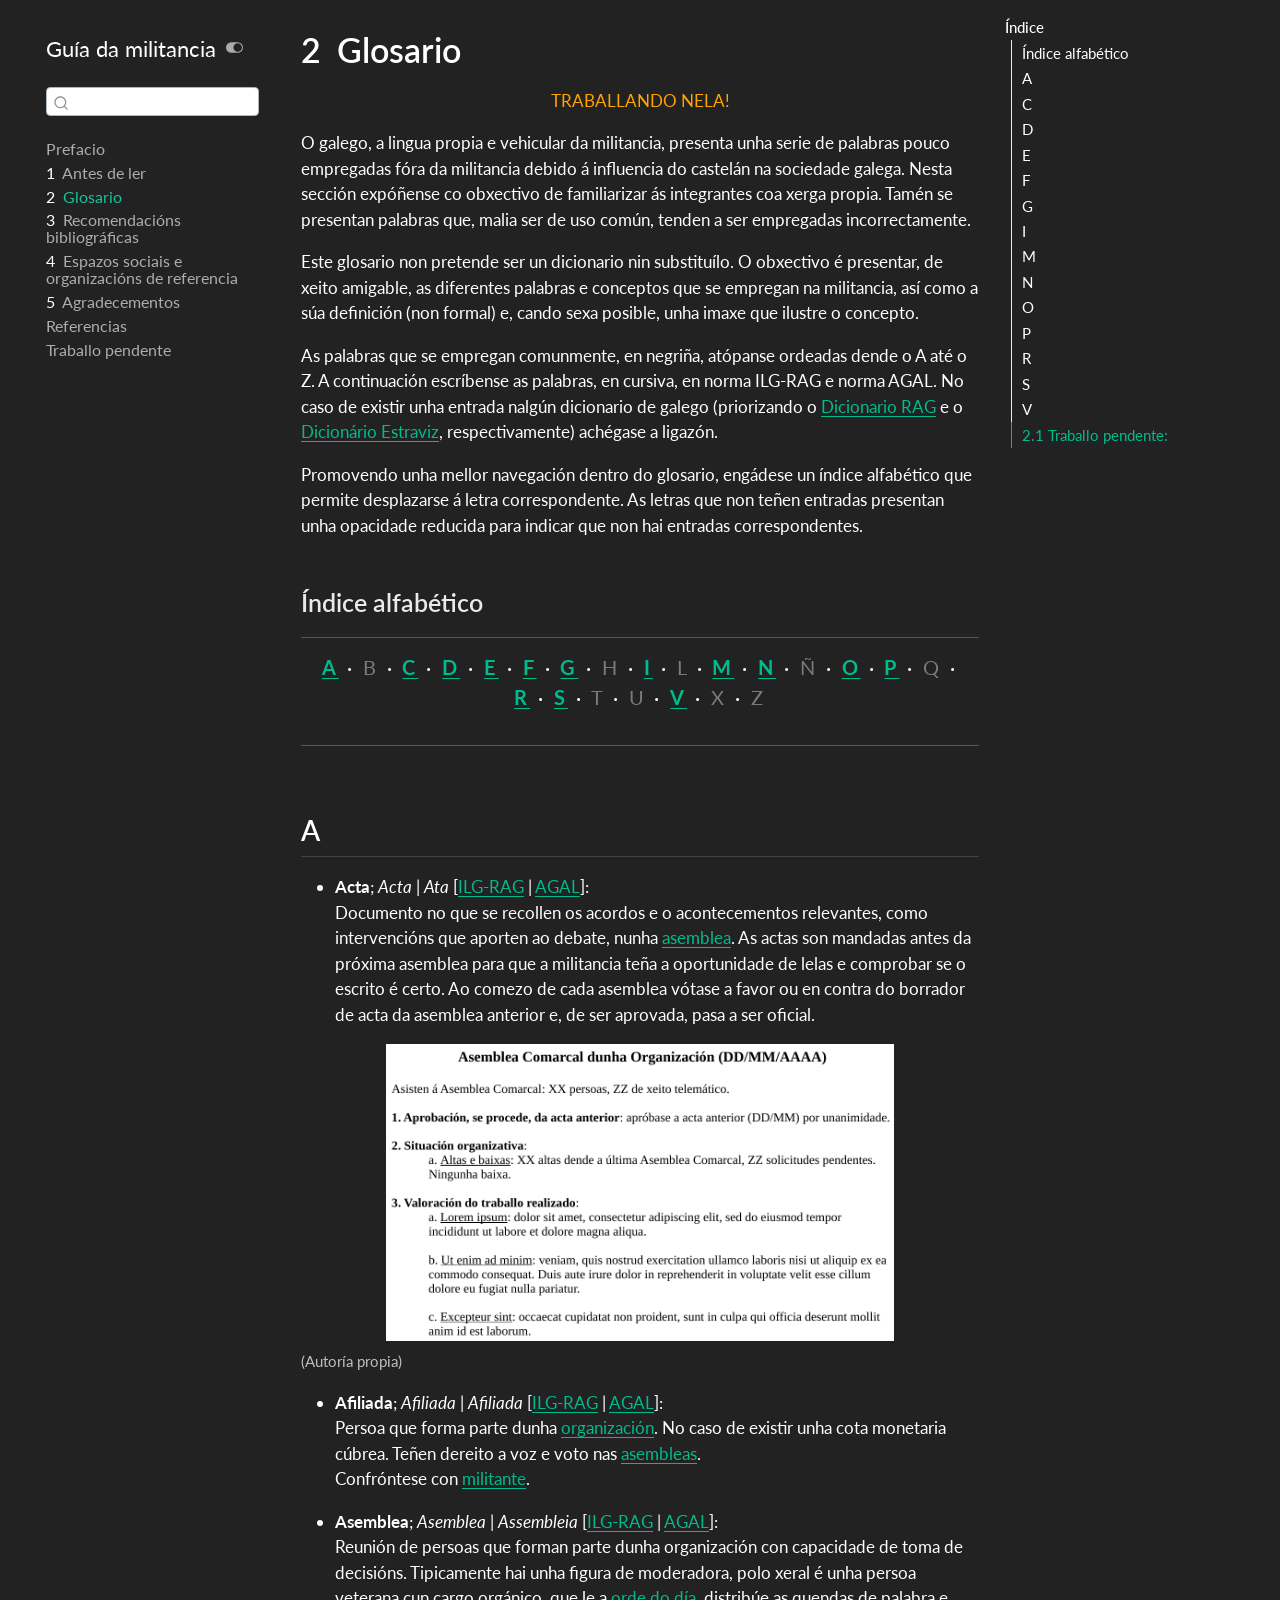
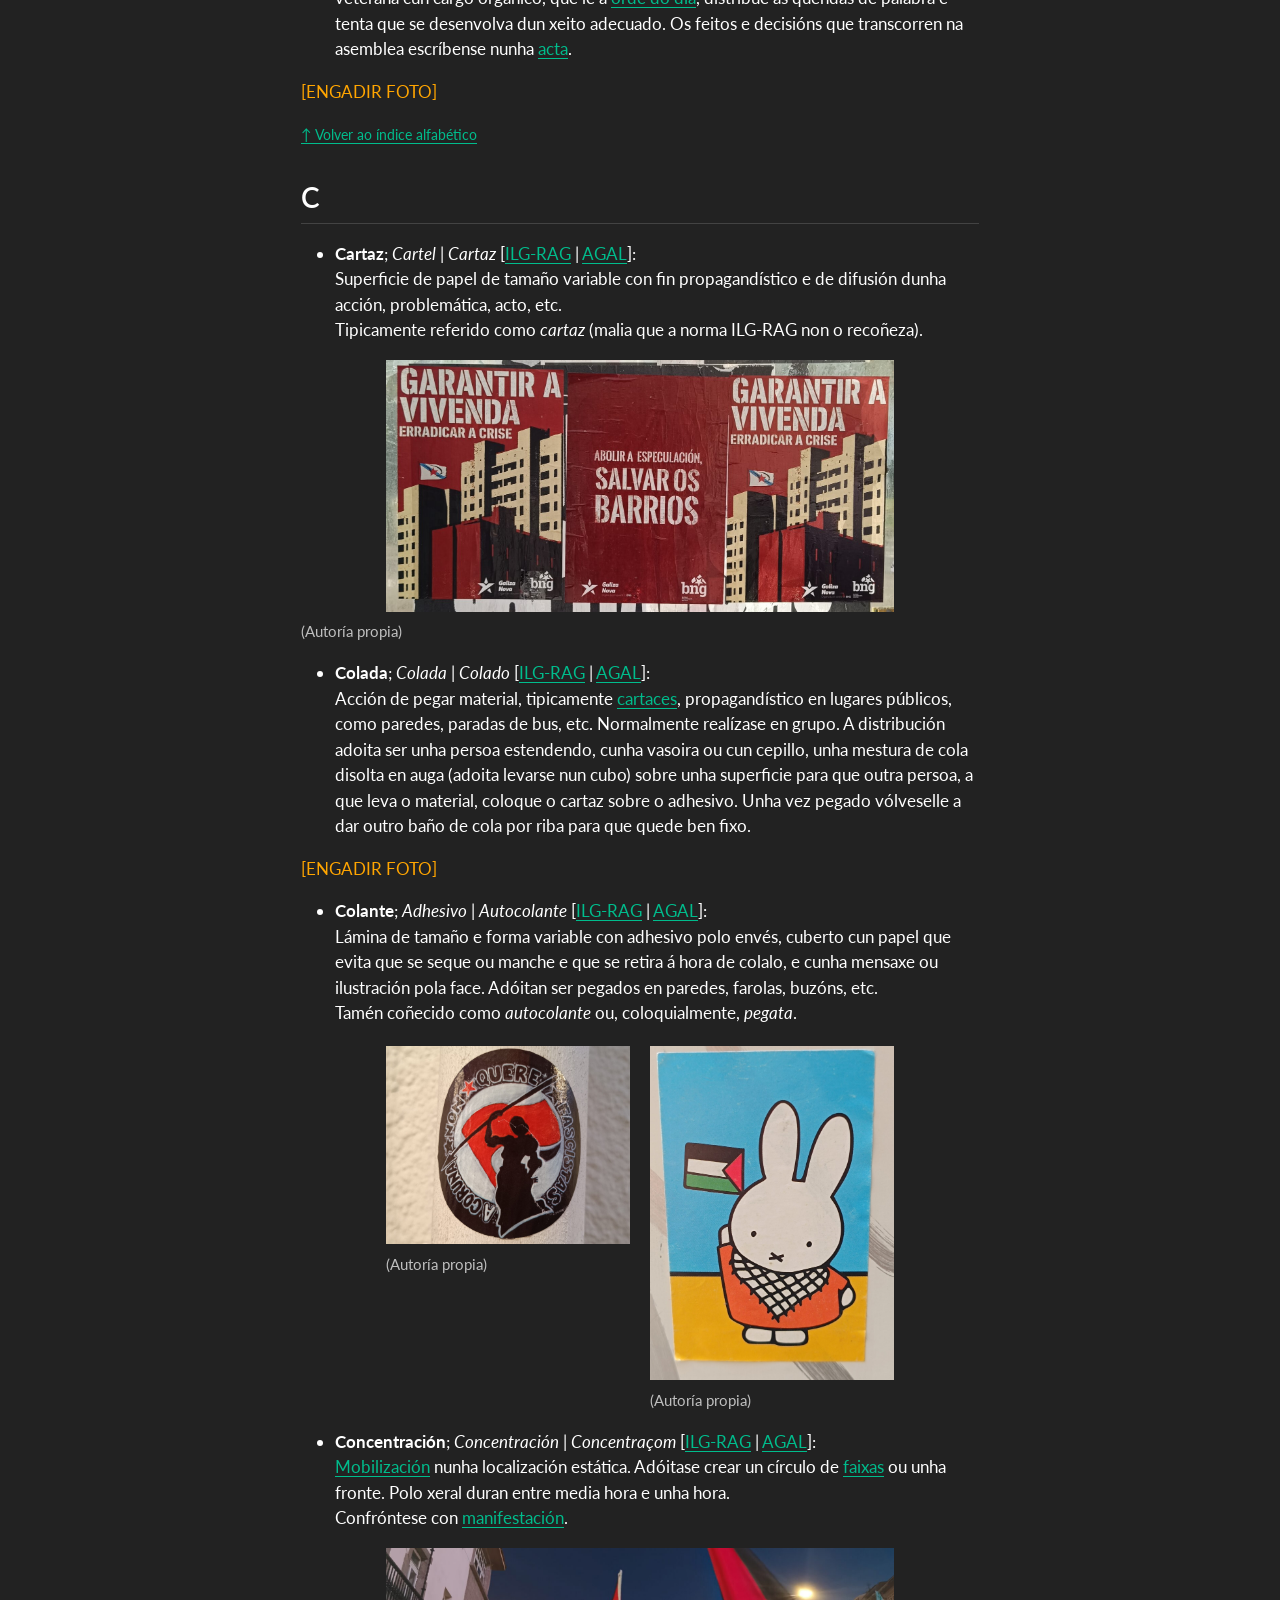
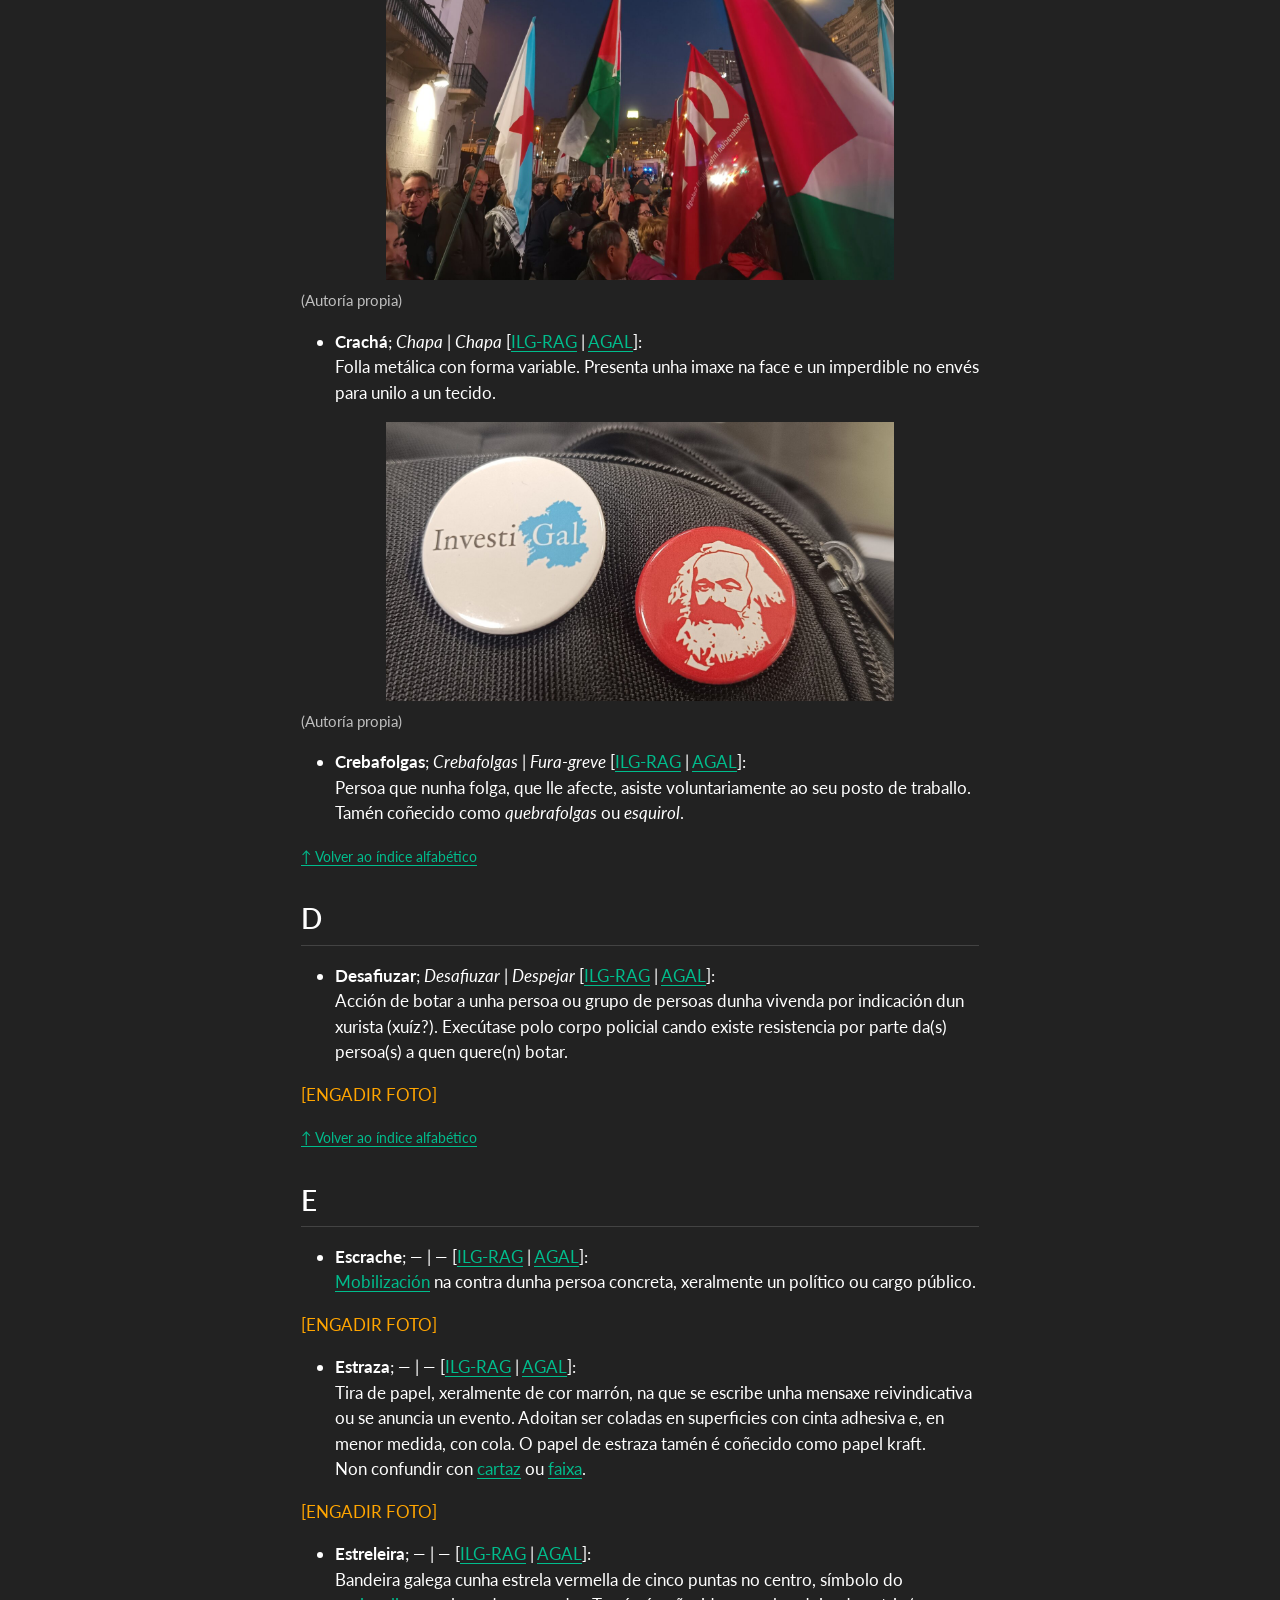
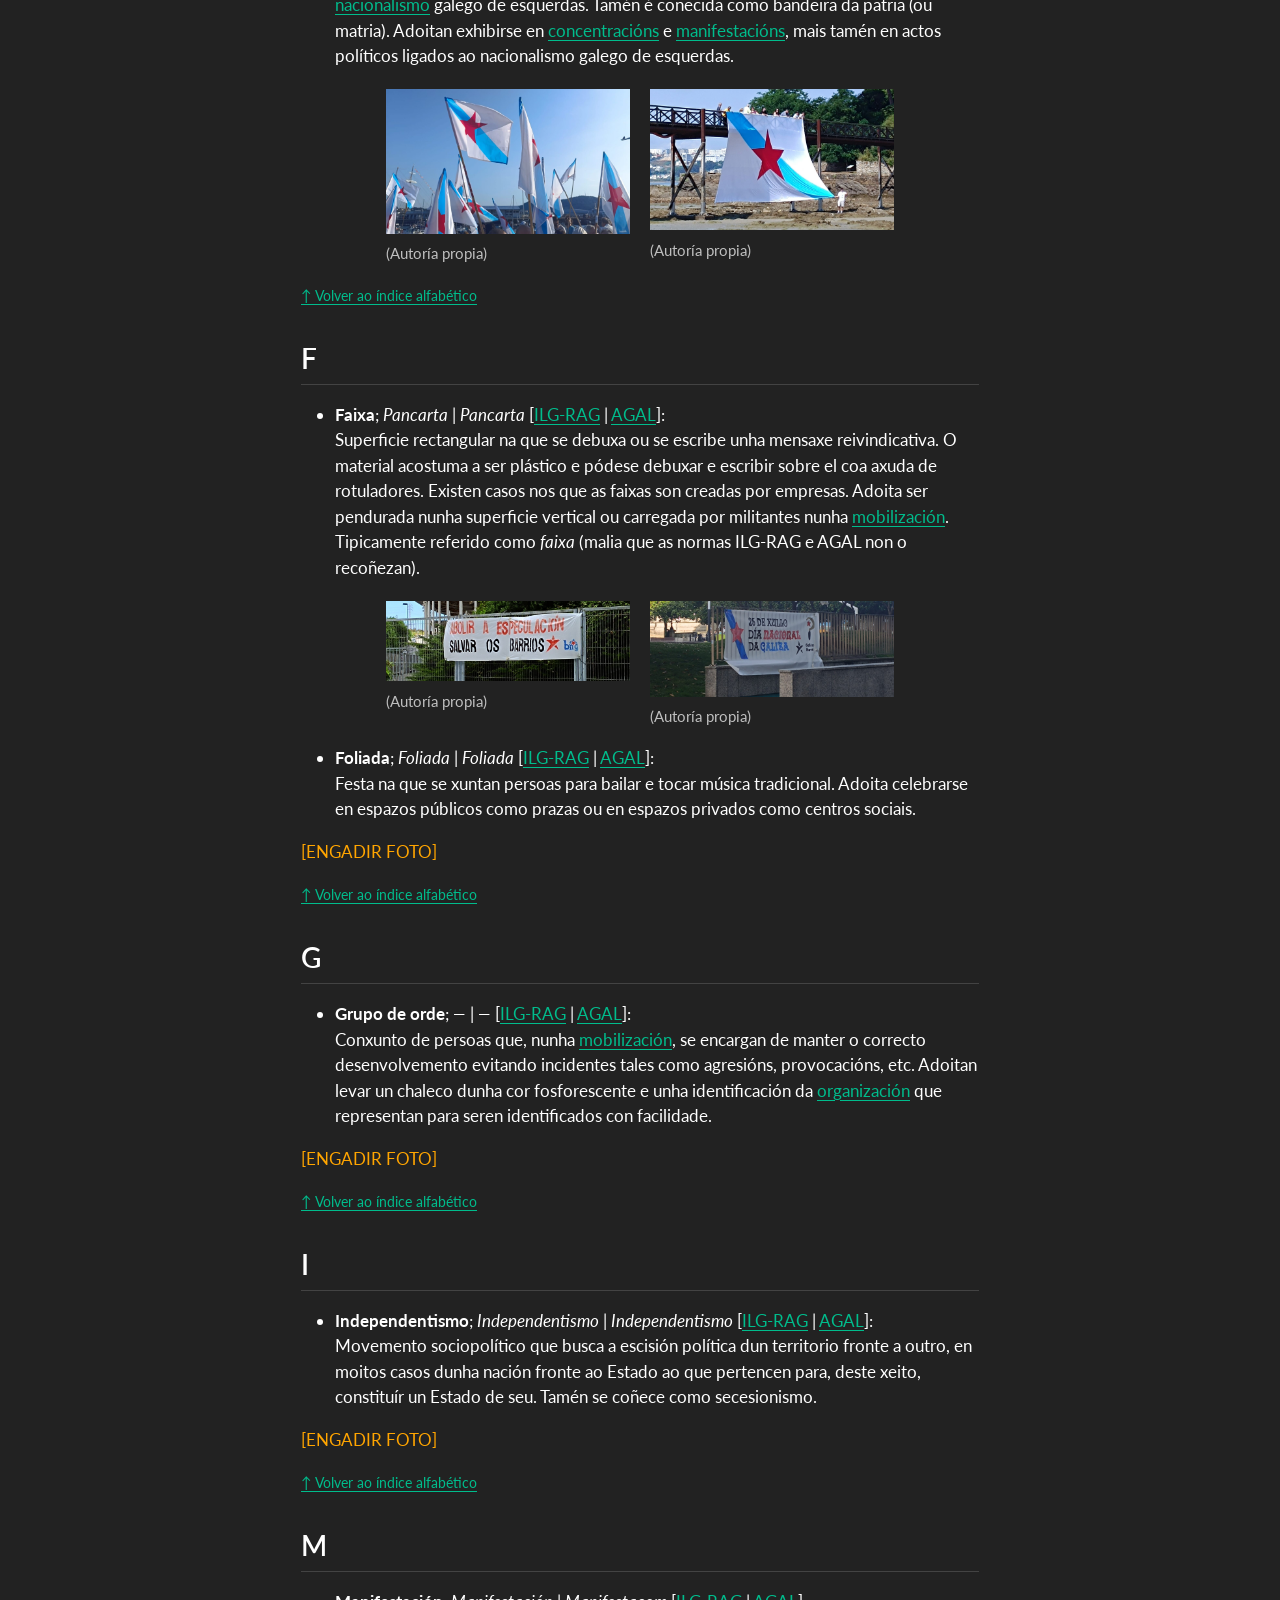
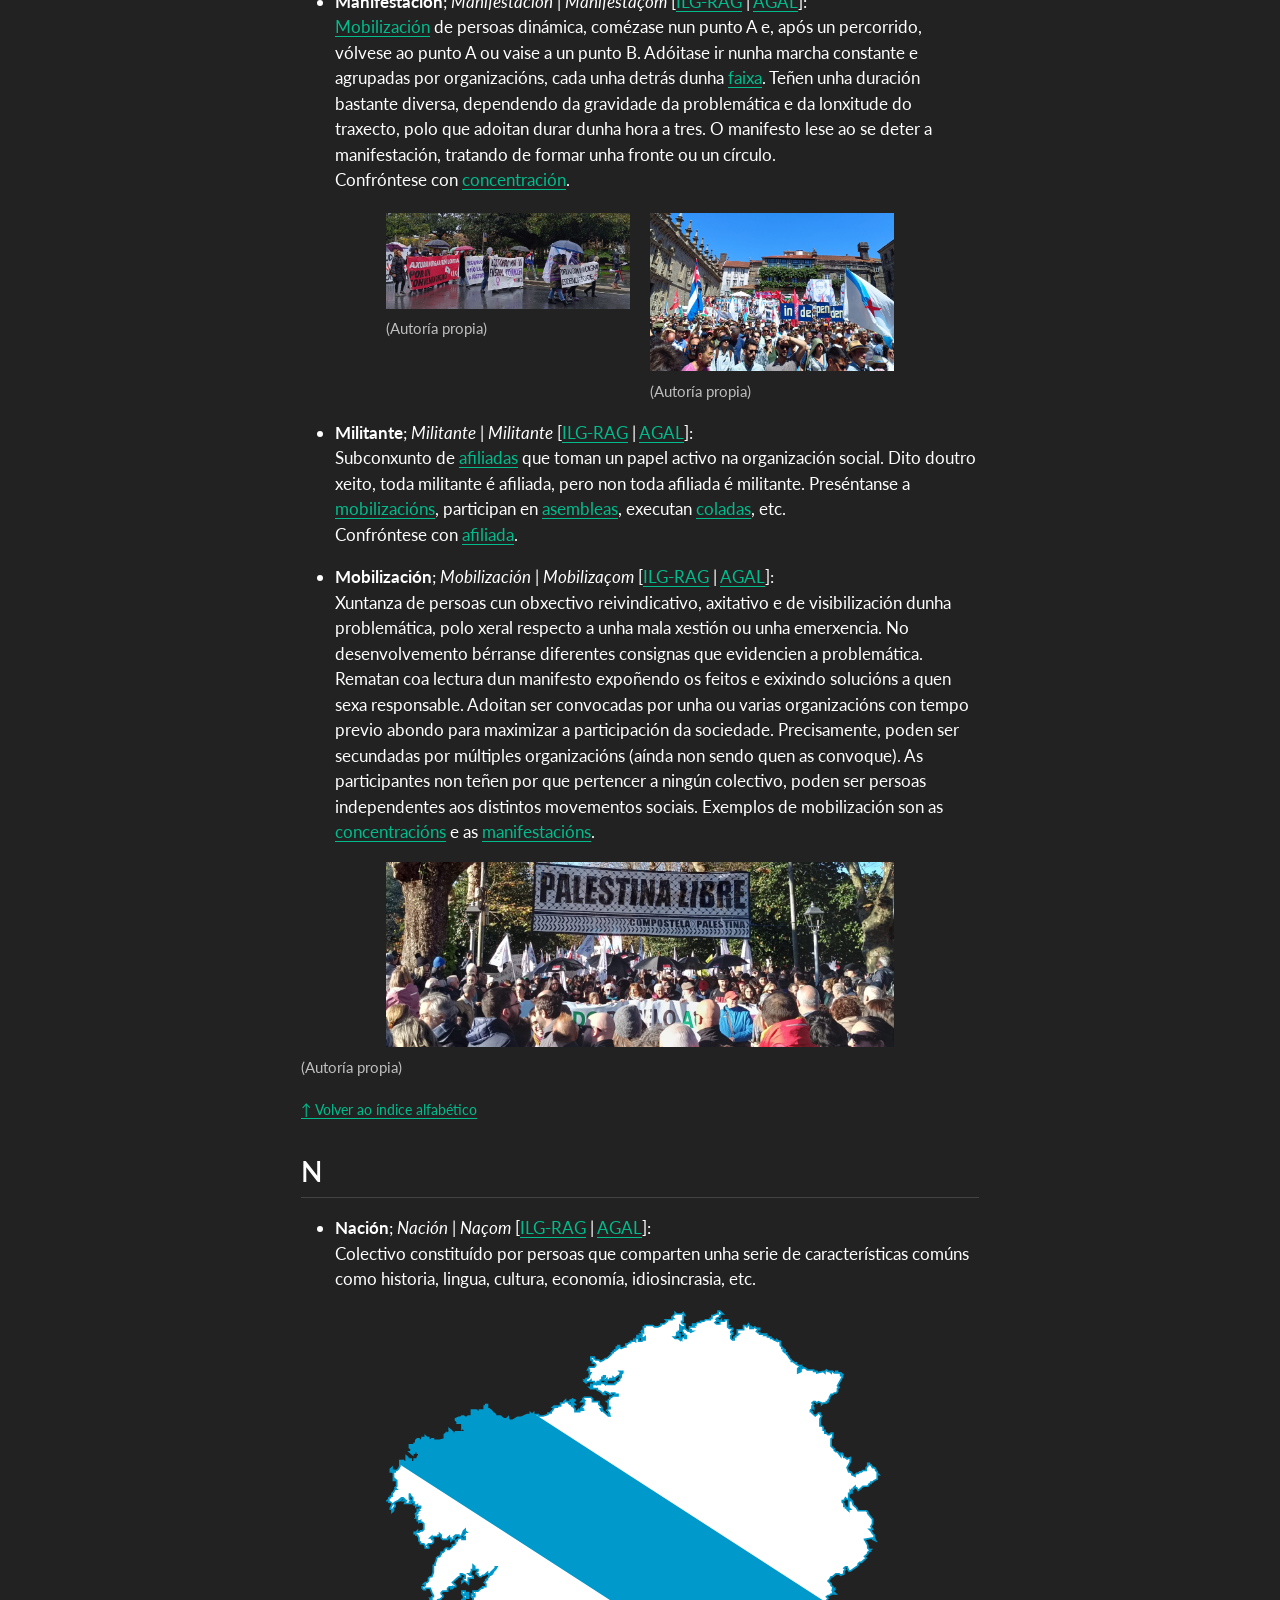
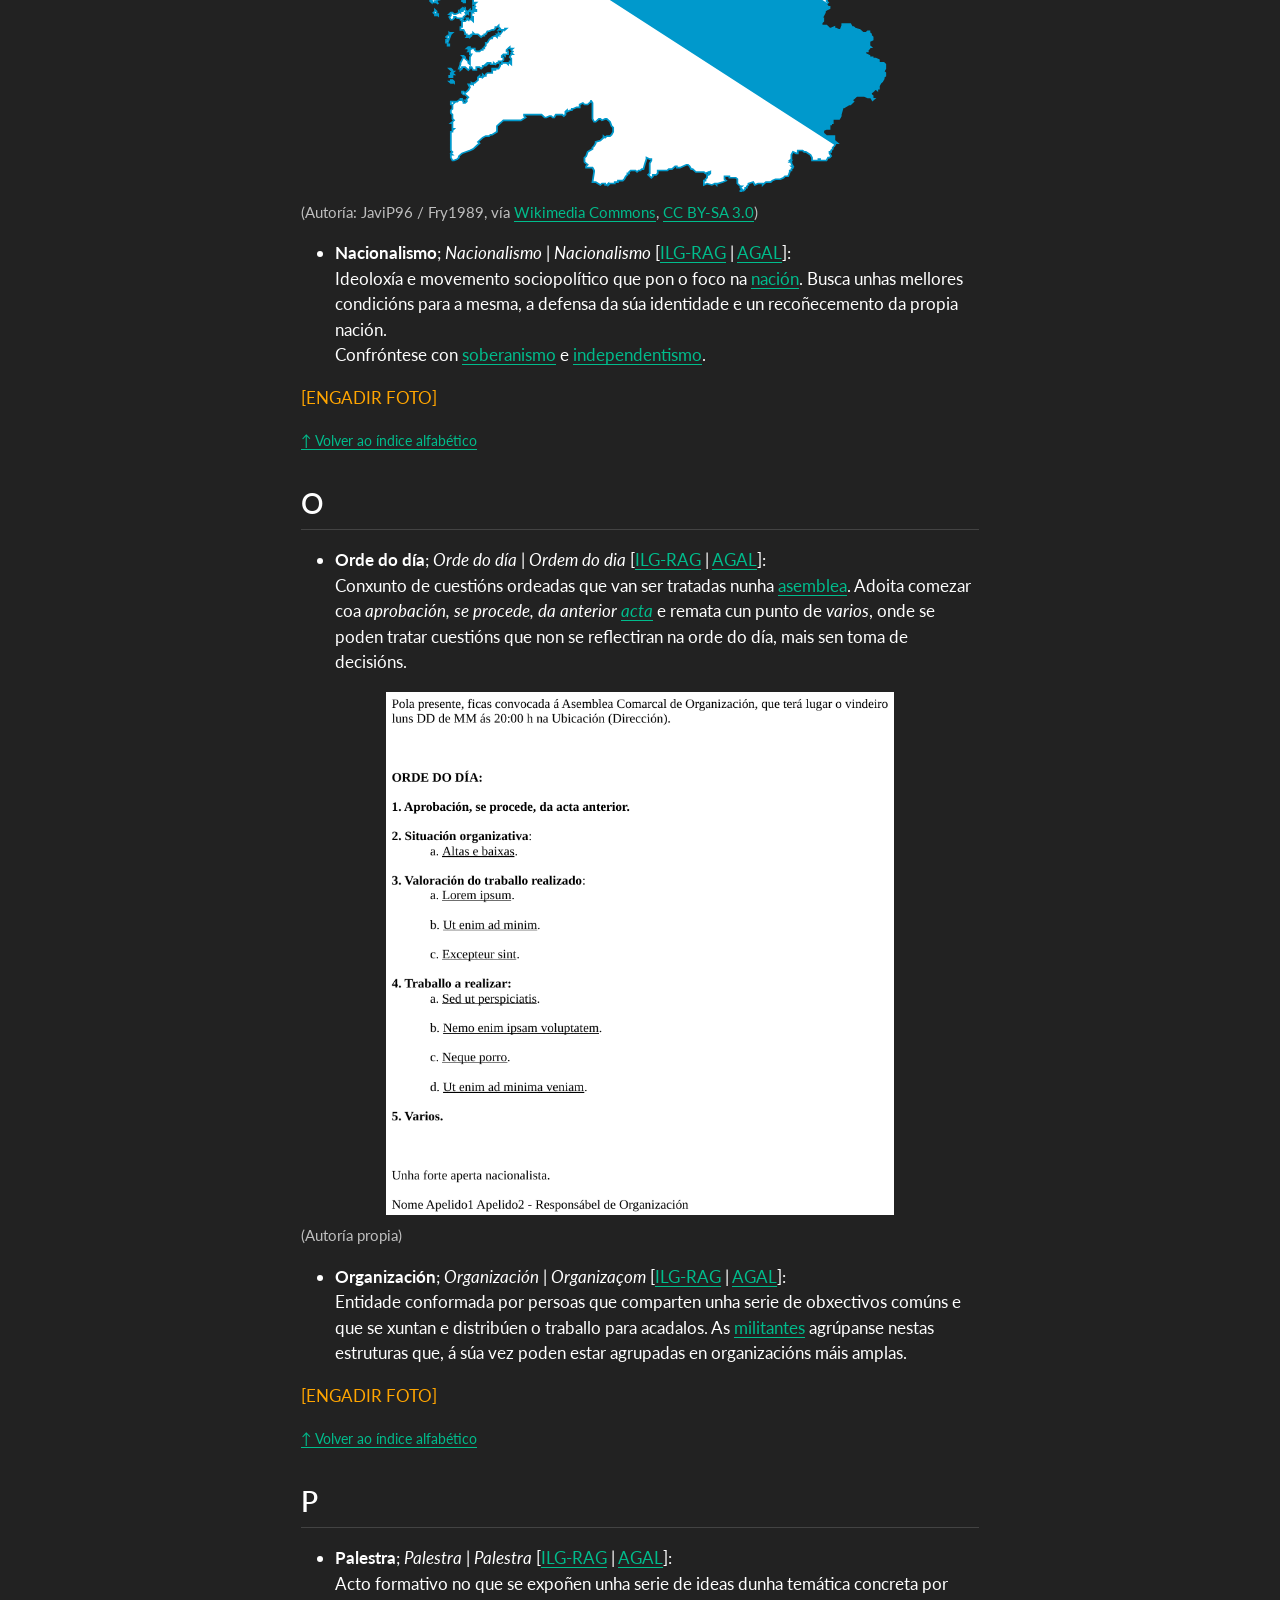
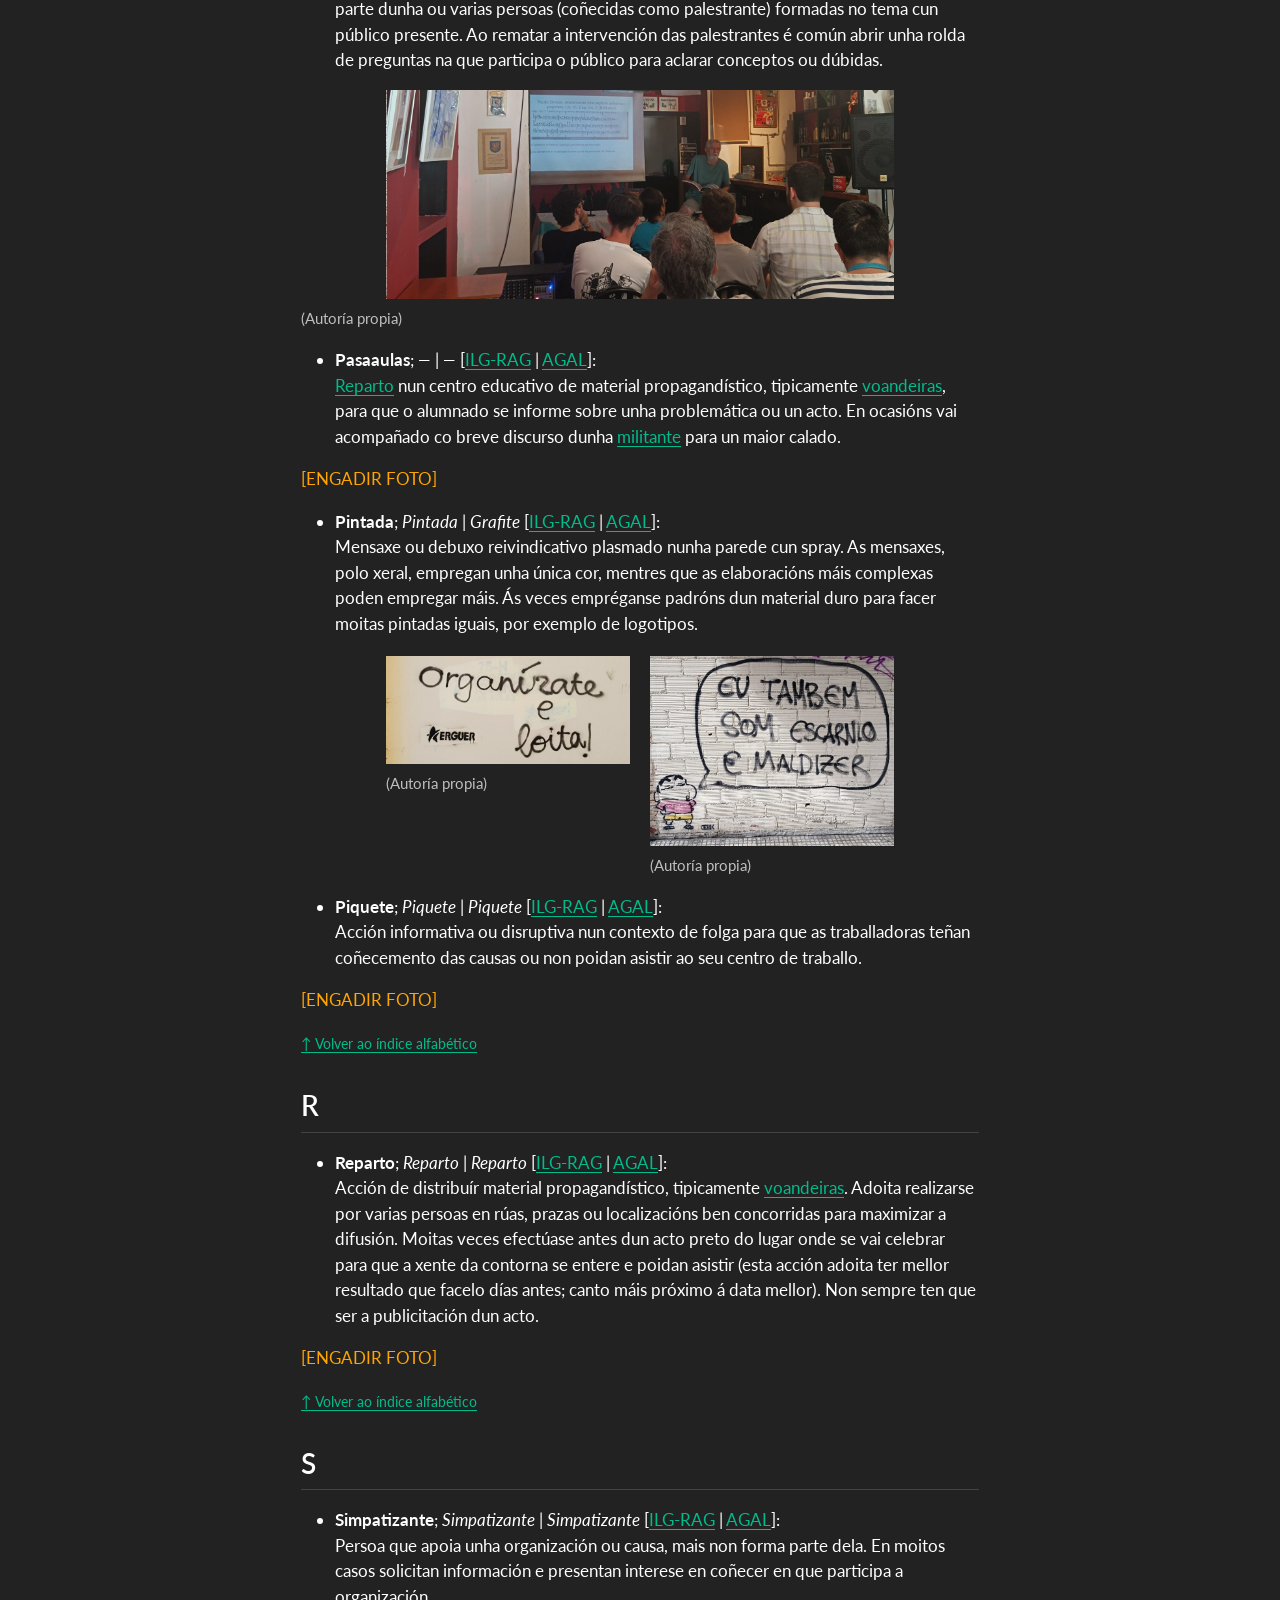
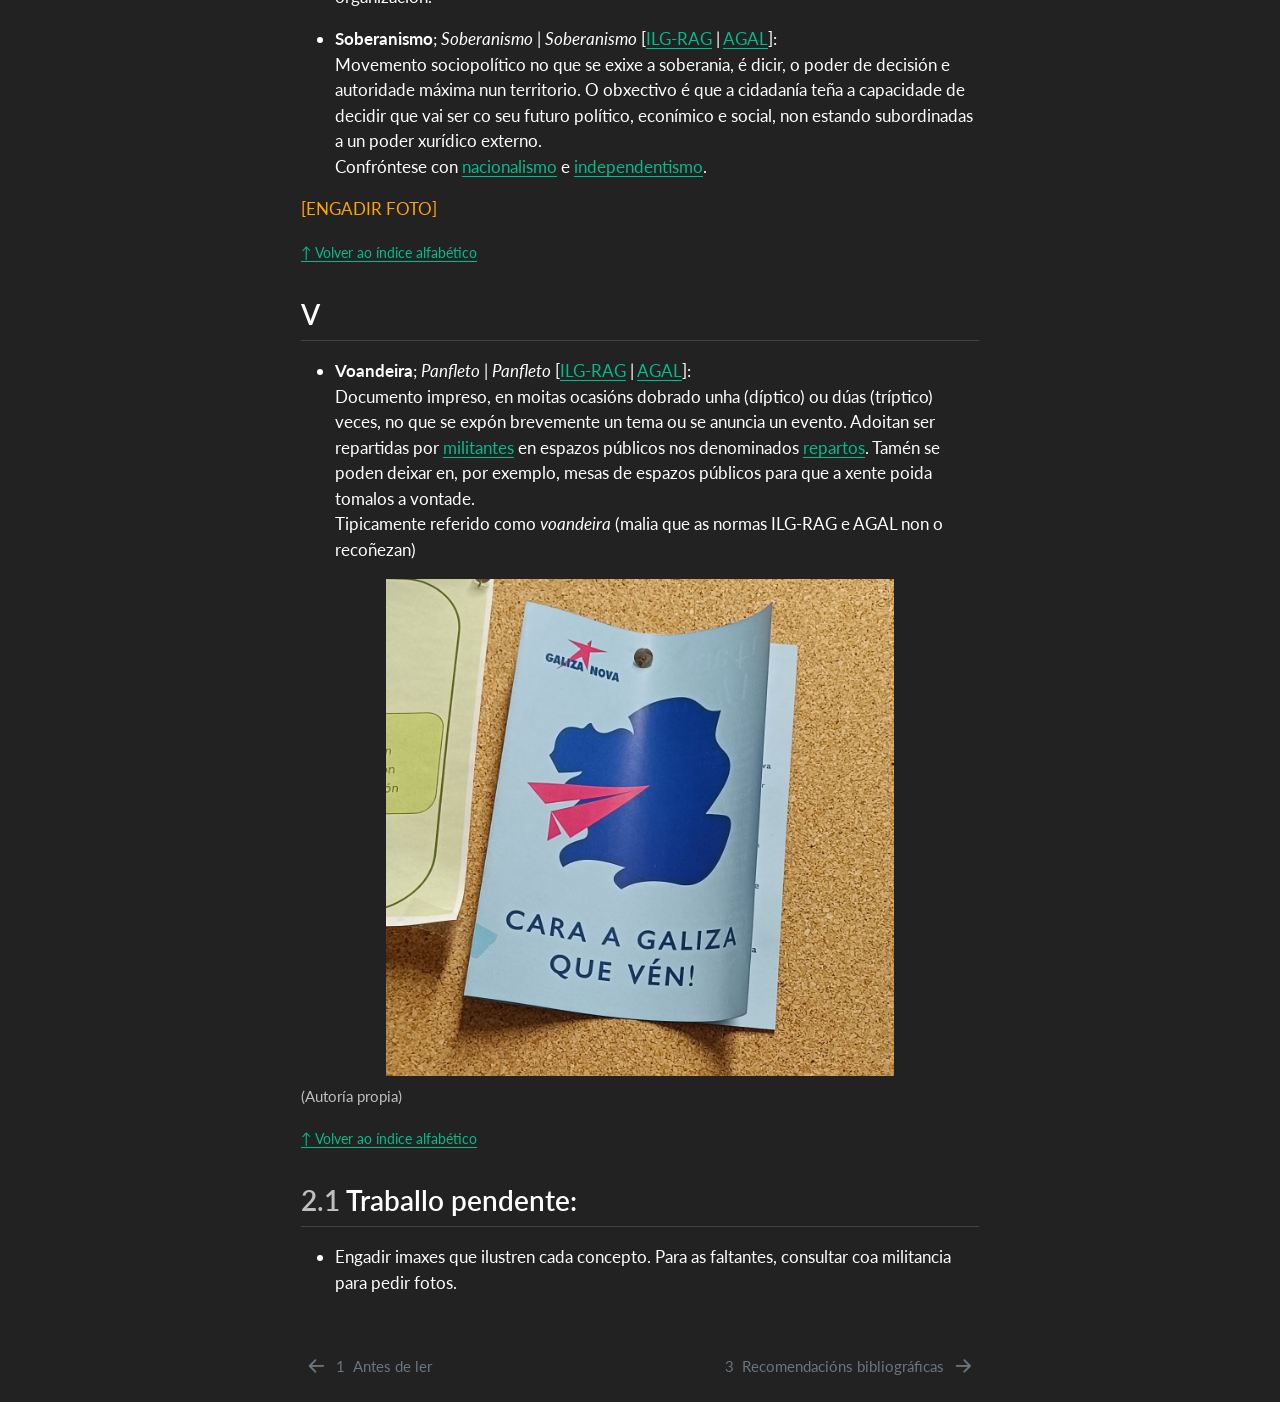
<file: glosario.html>
<!DOCTYPE html>
<html xmlns="http://www.w3.org/1999/xhtml" lang="gl" xml:lang="gl"><head>

<meta charset="utf-8">
<meta name="generator" content="quarto-1.10.19">

<meta name="viewport" content="width=device-width, initial-scale=1.0, user-scalable=yes">


<title>2&nbsp; Glosario – Guía da militancia</title>
<style>
/* Default styles provided by pandoc.
** See https://pandoc.org/MANUAL.html#variables-for-html for config info.
*/
span.smallcaps{font-variant: small-caps;}
div.columns{display: flex; gap: 1.5em;}
div.column{flex: auto;}
@media screen {
div.columns{gap: min(4vw, 1.5em);}
div.column{overflow-x: auto;}
}
div.hanging-indent{margin-left: 1.5em; text-indent: -1.5em;}
ul.task-list{list-style: none;}
ul.task-list li input[type="checkbox"] {
  width: 0.8em;
  margin: 0 0.8em 0.2em -1em; /* quarto-specific, see https://github.com/quarto-dev/quarto-cli/issues/4556 */ 
  vertical-align: middle;
}
</style>


<script src="site_libs/quarto-nav/quarto-nav.js"></script>
<script src="site_libs/quarto-nav/headroom.min.js"></script>
<script src="site_libs/clipboard/clipboard.min.js"></script>
<script src="site_libs/quarto-search/autocomplete.umd.js"></script>
<script src="site_libs/quarto-search/fuse.min.js"></script>
<script src="site_libs/quarto-search/quarto-search.js"></script>
<meta name="quarto:offset" content="./">
<link href="./recomendacions_bibliograficas.html" rel="next">
<link href="./antes_de_ler.html" rel="prev">
<script src="site_libs/quarto-html/quarto.js" type="module"></script>
<script src="site_libs/quarto-html/tabsets/tabsets.js" type="module"></script>
<script src="site_libs/quarto-html/popper.min.js"></script>
<script src="site_libs/quarto-html/tippy.umd.min.js"></script>
<link href="site_libs/quarto-html/tippy.css" rel="stylesheet">
<link href="site_libs/quarto-html/quarto-syntax-highlighting-bf27225e3a48a9273f3daa8f8e829971.css" rel="stylesheet" class="quarto-color-scheme" id="quarto-text-highlighting-styles">
<link href="site_libs/quarto-html/quarto-syntax-highlighting-dark-b626d73c4c936ccc3cb08be7d45d1df6.css" rel="stylesheet" class="quarto-color-scheme quarto-color-alternate" id="quarto-text-highlighting-styles">
<script src="site_libs/bootstrap/bootstrap.min.js"></script>
<link href="site_libs/bootstrap/bootstrap-icons.css" rel="stylesheet">
<link href="site_libs/bootstrap/bootstrap-aed98941c9a23d34670946fc9452eebc.min.css" rel="stylesheet" append-hash="true" class="quarto-color-scheme" id="quarto-bootstrap" data-mode="light">
<link href="site_libs/bootstrap/bootstrap-dark-508a3967fcba8ac229af21958218d07f.min.css" rel="stylesheet" append-hash="true" class="quarto-color-scheme quarto-color-alternate" id="quarto-bootstrap" data-mode="dark">
<script id="quarto-search-options" type="application/json">{
  "location": "sidebar",
  "copy-button": false,
  "collapse-after": 3,
  "panel-placement": "start",
  "type": "textbox",
  "limit": 50,
  "keyboard-shortcut": [
    "f",
    "/",
    "s"
  ],
  "show-item-context": false,
  "language": {
    "search-no-results-text": "No results",
    "search-matching-documents-text": "matching documents",
    "search-copy-link-title": "Copy link to search",
    "search-hide-matches-text": "Hide additional matches",
    "search-more-match-text": "more match in this document",
    "search-more-matches-text": "more matches in this document",
    "search-clear-button-title": "Clear",
    "search-text-placeholder": "",
    "search-detached-cancel-button-title": "Cancel",
    "search-submit-button-title": "Submit",
    "search-label": "Search"
  }
}</script>
<style>html{ scroll-behavior: smooth; }</style>


</head>

<body class="nav-sidebar floating quarto-dark"><script id="quarto-html-before-body" type="application/javascript">
    const toggleBodyColorMode = (bsSheetEl) => {
      const mode = bsSheetEl.getAttribute("data-mode");
      const bodyEl = window.document.querySelector("body");
      if (mode === "dark") {
        bodyEl.classList.add("quarto-dark");
        bodyEl.classList.remove("quarto-light");
      } else {
        bodyEl.classList.add("quarto-light");
        bodyEl.classList.remove("quarto-dark");
      }
    }
    const toggleBodyColorPrimary = () => {
      const bsSheetEl = window.document.querySelector("link#quarto-bootstrap:not([rel=disabled-stylesheet])");
      if (bsSheetEl) {
        toggleBodyColorMode(bsSheetEl);
      }
    }
    const setColorSchemeToggle = (alternate) => {
      const toggles = window.document.querySelectorAll('.quarto-color-scheme-toggle');
      for (let i=0; i < toggles.length; i++) {
        const toggle = toggles[i];
        if (toggle) {
          if (alternate) {
            toggle.classList.add("alternate");
          } else {
            toggle.classList.remove("alternate");
          }
        }
      }
    };
    const toggleColorMode = (alternate) => {
      // Switch the stylesheets
      const primaryStylesheets = window.document.querySelectorAll('link.quarto-color-scheme:not(.quarto-color-alternate)');
      const alternateStylesheets = window.document.querySelectorAll('link.quarto-color-scheme.quarto-color-alternate');
      manageTransitions('#quarto-margin-sidebar .nav-link', false);
      if (alternate) {
        // note: dark is layered on light, we don't disable primary!
        enableStylesheet(alternateStylesheets);
        for (const sheetNode of alternateStylesheets) {
          if (sheetNode.id === "quarto-bootstrap") {
            toggleBodyColorMode(sheetNode);
          }
        }
      } else {
        disableStylesheet(alternateStylesheets);
        enableStylesheet(primaryStylesheets)
        toggleBodyColorPrimary();
      }
      manageTransitions('#quarto-margin-sidebar .nav-link', true);
      // Switch the toggles
      setColorSchemeToggle(alternate)
      // Hack to workaround the fact that safari doesn't
      // properly recolor the scrollbar when toggling (#1455)
      if (navigator.userAgent.indexOf('Safari') > 0 && navigator.userAgent.indexOf('Chrome') == -1) {
        manageTransitions("body", false);
        window.scrollTo(0, 1);
        setTimeout(() => {
          window.scrollTo(0, 0);
          manageTransitions("body", true);
        }, 40);
      }
    }
    const disableStylesheet = (stylesheets) => {
      for (let i=0; i < stylesheets.length; i++) {
        const stylesheet = stylesheets[i];
        stylesheet.rel = 'disabled-stylesheet';
      }
    }
    const enableStylesheet = (stylesheets) => {
      for (let i=0; i < stylesheets.length; i++) {
        const stylesheet = stylesheets[i];
        if(stylesheet.rel !== 'stylesheet') { // for Chrome, which will still FOUC without this check
          stylesheet.rel = 'stylesheet';
        }
      }
    }
    const manageTransitions = (selector, allowTransitions) => {
      const els = window.document.querySelectorAll(selector);
      for (let i=0; i < els.length; i++) {
        const el = els[i];
        if (allowTransitions) {
          el.classList.remove('notransition');
        } else {
          el.classList.add('notransition');
        }
      }
    }
    const isFileUrl = () => {
      return window.location.protocol === 'file:';
    }
    const hasAlternateSentinel = () => {
      let styleSentinel = getColorSchemeSentinel();
      if (styleSentinel !== null) {
        return styleSentinel === "alternate";
      } else {
        return false;
      }
    }
    const setStyleSentinel = (alternate) => {
      const value = alternate ? "alternate" : "default";
      if (!isFileUrl()) {
        window.localStorage.setItem("quarto-color-scheme", value);
      } else {
        localAlternateSentinel = value;
      }
    }
    const getColorSchemeSentinel = () => {
      if (!isFileUrl()) {
        const storageValue = window.localStorage.getItem("quarto-color-scheme");
        return storageValue != null ? storageValue : localAlternateSentinel;
      } else {
        return localAlternateSentinel;
      }
    }
    const toggleGiscusIfUsed = (isAlternate, darkModeDefault) => {
      const baseTheme = document.querySelector('#giscus-base-theme')?.value ?? 'light';
      const alternateTheme = document.querySelector('#giscus-alt-theme')?.value ?? 'dark';
      let newTheme = '';
      if(authorPrefersDark) {
        newTheme = isAlternate ? baseTheme : alternateTheme;
      } else {
        newTheme = isAlternate ? alternateTheme : baseTheme;
      }
      const changeGiscusTheme = () => {
        // From: https://github.com/giscus/giscus/issues/336
        const sendMessage = (message) => {
          const iframe = document.querySelector('iframe.giscus-frame');
          if (!iframe) return;
          iframe.contentWindow.postMessage({ giscus: message }, 'https://giscus.app');
        }
        sendMessage({
          setConfig: {
            theme: newTheme
          }
        });
      }
      const isGiscussLoaded = window.document.querySelector('iframe.giscus-frame') !== null;
      if (isGiscussLoaded) {
        changeGiscusTheme();
      }
    };
    const authorPrefersDark = true;
    const darkModeDefault = authorPrefersDark;
    let localAlternateSentinel = darkModeDefault ? 'alternate' : 'default';
    // Dark / light mode switch
    window.quartoToggleColorScheme = () => {
      // Read the current dark / light value
      let toAlternate = !hasAlternateSentinel();
      toggleColorMode(toAlternate);
      setStyleSentinel(toAlternate);
      toggleGiscusIfUsed(toAlternate, darkModeDefault);
      window.dispatchEvent(new Event('resize'));
    };
    // Switch to dark mode if need be
    if (hasAlternateSentinel()) {
      toggleColorMode(true);
    } else {
      toggleColorMode(false);
    }
  </script>

<div id="quarto-search-results"></div>
  <header id="quarto-header" class="headroom fixed-top">
  <nav class="quarto-secondary-nav">
    <div class="container-fluid d-flex">
      <button type="button" class="quarto-btn-toggle btn" data-bs-toggle="collapse" role="button" data-bs-target=".quarto-sidebar-collapse-item" aria-controls="quarto-sidebar" aria-expanded="false" aria-label="Toggle sidebar navigation" onclick="if (window.quartoToggleHeadroom) { window.quartoToggleHeadroom(); }">
        <i class="bi bi-layout-text-sidebar-reverse"></i>
      </button>
        <nav class="quarto-page-breadcrumbs" aria-label="breadcrumb"><ol class="breadcrumb"><li class="breadcrumb-item"><a href="./glosario.html"><span class="chapter-number">2</span>&nbsp; <span class="chapter-title">Glosario</span></a></li></ol></nav>
        <a class="flex-grow-1" role="navigation" data-bs-toggle="collapse" data-bs-target=".quarto-sidebar-collapse-item" aria-controls="quarto-sidebar" aria-expanded="false" aria-label="Toggle sidebar navigation" onclick="if (window.quartoToggleHeadroom) { window.quartoToggleHeadroom(); }">      
        </a>
      <button type="button" class="btn quarto-search-button" aria-label="Search" onclick="window.quartoOpenSearch();">
        <i class="bi bi-search"></i>
      </button>
    </div>
  </nav>
</header>
<!-- content -->
<div id="quarto-content" class="quarto-container page-columns page-rows-contents page-layout-article">
<!-- sidebar -->
  <nav id="quarto-sidebar" class="sidebar collapse collapse-horizontal quarto-sidebar-collapse-item sidebar-navigation floating overflow-auto">
    <div class="pt-lg-2 mt-2 text-left sidebar-header">
    <div class="sidebar-title mb-0 py-0">
      <a href="./">Guía da militancia</a> 
        <div class="sidebar-tools-main">
  <a href="" class="quarto-color-scheme-toggle quarto-navigation-tool  px-1" onclick="window.quartoToggleColorScheme(); return false;" title="Toggle dark mode"><i class="bi"></i></a>
</div>
    </div>
      </div>
        <div class="mt-2 flex-shrink-0 align-items-center">
        <div class="sidebar-search">
        <div id="quarto-search" class="" title="Search"></div>
        </div>
        </div>
    <div class="sidebar-menu-container"> 
    <ul class="list-unstyled mt-1">
        <li class="sidebar-item">
  <div class="sidebar-item-container"> 
  <a href="./index.html" class="sidebar-item-text sidebar-link">
 <span class="menu-text">Prefacio</span></a>
  </div>
</li>
        <li class="sidebar-item">
  <div class="sidebar-item-container"> 
  <a href="./antes_de_ler.html" class="sidebar-item-text sidebar-link">
 <span class="menu-text"><span class="chapter-number">1</span>&nbsp; <span class="chapter-title">Antes de ler</span></span></a>
  </div>
</li>
        <li class="sidebar-item">
  <div class="sidebar-item-container"> 
  <a href="./glosario.html" class="sidebar-item-text sidebar-link active">
 <span class="menu-text"><span class="chapter-number">2</span>&nbsp; <span class="chapter-title">Glosario</span></span></a>
  </div>
</li>
        <li class="sidebar-item">
  <div class="sidebar-item-container"> 
  <a href="./recomendacions_bibliograficas.html" class="sidebar-item-text sidebar-link">
 <span class="menu-text"><span class="chapter-number">3</span>&nbsp; <span class="chapter-title">Recomendacións bibliográficas</span></span></a>
  </div>
</li>
        <li class="sidebar-item">
  <div class="sidebar-item-container"> 
  <a href="./espazos_sociais_e_organizacions_de_referencia.html" class="sidebar-item-text sidebar-link">
 <span class="menu-text"><span class="chapter-number">4</span>&nbsp; <span class="chapter-title">Espazos sociais e organizacións de referencia</span></span></a>
  </div>
</li>
        <li class="sidebar-item">
  <div class="sidebar-item-container"> 
  <a href="./agradecementos.html" class="sidebar-item-text sidebar-link">
 <span class="menu-text"><span class="chapter-number">5</span>&nbsp; <span class="chapter-title">Agradecementos</span></span></a>
  </div>
</li>
        <li class="sidebar-item">
  <div class="sidebar-item-container"> 
  <a href="./referencias.html" class="sidebar-item-text sidebar-link">
 <span class="menu-text">Referencias</span></a>
  </div>
</li>
        <li class="sidebar-item">
  <div class="sidebar-item-container"> 
  <a href="./traballo_pendente.html" class="sidebar-item-text sidebar-link">
 <span class="menu-text">Traballo pendente</span></a>
  </div>
</li>
    </ul>
    </div>
</nav>
<div id="quarto-sidebar-glass" class="quarto-sidebar-collapse-item" data-bs-toggle="collapse" data-bs-target=".quarto-sidebar-collapse-item"></div>
<!-- margin-sidebar -->
    <div id="quarto-margin-sidebar" class="sidebar margin-sidebar">
        <nav id="TOC" role="doc-toc" class="toc-active">
    <h2 id="toc-title">Índice</h2>
   
  <ul>
  <li><a href="#indice-alfabetico" id="toc-indice-alfabetico" class="nav-link active" data-scroll-target="#indice-alfabetico">Índice alfabético</a></li>
  <li><a href="#letra_a" id="toc-letra_a" class="nav-link" data-scroll-target="#letra_a">A</a></li>
  <li><a href="#letra_c" id="toc-letra_c" class="nav-link" data-scroll-target="#letra_c">C</a></li>
  <li><a href="#letra_d" id="toc-letra_d" class="nav-link" data-scroll-target="#letra_d">D</a></li>
  <li><a href="#letra_e" id="toc-letra_e" class="nav-link" data-scroll-target="#letra_e">E</a></li>
  <li><a href="#letra_f" id="toc-letra_f" class="nav-link" data-scroll-target="#letra_f">F</a></li>
  <li><a href="#letra_g" id="toc-letra_g" class="nav-link" data-scroll-target="#letra_g">G</a></li>
  <li><a href="#letra_i" id="toc-letra_i" class="nav-link" data-scroll-target="#letra_i">I</a></li>
  <li><a href="#letra_m" id="toc-letra_m" class="nav-link" data-scroll-target="#letra_m">M</a></li>
  <li><a href="#letra_n" id="toc-letra_n" class="nav-link" data-scroll-target="#letra_n">N</a></li>
  <li><a href="#letra_o" id="toc-letra_o" class="nav-link" data-scroll-target="#letra_o">O</a></li>
  <li><a href="#letra_p" id="toc-letra_p" class="nav-link" data-scroll-target="#letra_p">P</a></li>
  <li><a href="#letra_r" id="toc-letra_r" class="nav-link" data-scroll-target="#letra_r">R</a></li>
  <li><a href="#letra_s" id="toc-letra_s" class="nav-link" data-scroll-target="#letra_s">S</a></li>
  <li><a href="#letra_v" id="toc-letra_v" class="nav-link" data-scroll-target="#letra_v">V</a></li>
  <li><a href="#traballo-pendente" id="toc-traballo-pendente" class="nav-link" data-scroll-target="#traballo-pendente"><span class="header-section-number">2.1</span> Traballo pendente:</a></li>
  </ul>
</nav>
    </div>
<!-- main -->
<main class="content" id="quarto-document-content">


<header id="title-block-header" class="quarto-title-block default">
<div class="quarto-title">
<h1 class="title"><span class="chapter-number">2</span>&nbsp; <span class="chapter-title">Glosario</span></h1>
</div>



<div class="quarto-title-meta">

    
  
    
  </div>
  


</header>


<div style="text-align: center; color: orange;">
<p>TRABALLANDO NELA!</p>
</div>
<p>O galego, a lingua propia e vehicular da militancia, presenta unha serie de palabras pouco empregadas fóra da militancia debido á influencia do castelán na sociedade galega. Nesta sección expóñense co obxectivo de familiarizar ás integrantes coa xerga propia. Tamén se presentan palabras que, malia ser de uso común, tenden a ser empregadas incorrectamente.</p>
<p>Este glosario non pretende ser un dicionario nin substituílo. O obxectivo é presentar, de xeito amigable, as diferentes palabras e conceptos que se empregan na militancia, así como a súa definición (non formal) e, cando sexa posible, unha imaxe que ilustre o concepto.</p>
<p>As palabras que se empregan comunmente, en negriña, atópanse ordeadas dende o A até o Z. A continuación escríbense as palabras, en cursiva, en norma ILG-RAG e norma AGAL. No caso de existir unha entrada nalgún dicionario de galego (priorizando o <a href="https://academia.gal/inicio" target="_blank">Dicionario RAG</a> e o <a href="https://www.estraviz.org/" target="_blank">Dicionário Estraviz</a>, respectivamente) achégase a ligazón.</p>
<p>Promovendo unha mellor navegación dentro do glosario, engádese un índice alfabético que permite desplazarse á letra correspondente. As letras que non teñen entradas presentan unha opacidade reducida para indicar que non hai entradas correspondentes.</p>
<section id="indice-alfabetico" class="level3 unnumbered" style="margin-top: 2em;">
<h3 class="unnumbered" style="margin-top: 2em;" data-anchor-id="indice-alfabetico">Índice alfabético</h3>
<div style="text-align: center; font-size: 1.15em; letter-spacing: 0.15em; margin: 1em 0 3.5em 0; padding: 0.8em 0.6em; border-top: 1px solid #555; border-bottom: 1px solid #555;">
<p><a href="#letra_a"><strong>A</strong></a> · <span style="opacity: 0.4;">B</span> · <a href="#letra_c"><strong>C</strong></a> · <a href="#letra_d"><strong>D</strong></a> · <a href="#letra_e"><strong>E</strong></a> · <a href="#letra_f"><strong>F</strong></a> · <a href="#letra_g"><strong>G</strong></a> · <span style="opacity: 0.4;">H</span> · <a href="#letra_i"><strong>I</strong></a> · <span style="opacity: 0.4;">L</span> · <a href="#letra_m"><strong>M</strong></a> · <a href="#letra_n"><strong>N</strong></a> · <span style="opacity: 0.4;">Ñ</span> · <a href="#letra_o"><strong>O</strong></a> · <a href="#letra_p"><strong>P</strong></a> · <span style="opacity: 0.4;">Q</span> · <a href="#letra_r"><strong>R</strong></a> · <a href="#letra_s"><strong>S</strong></a> · <span style="opacity: 0.4;">T</span> · <span style="opacity: 0.4;">U</span> · <a href="#letra_v"><strong>V</strong></a> · <span style="opacity: 0.4;">X</span> · <span style="opacity: 0.4;">Z</span></p>
</div>
</section>
<section id="letra_a" class="level2 unnumbered">
<h2 class="unnumbered" data-anchor-id="letra_a">A</h2>
<ul>
<li><span id="def-acta"><strong>Acta</strong></span>; <em>Acta</em> | <em>Ata</em> [<a href="https://academia.gal/dicionario/-/termo/acta" target="_blank">ILG-RAG</a> | <a href="https://estraviz.org/ata" target="_blank">AGAL</a>]: <br> Documento no que se recollen os acordos e o acontecementos relevantes, como intervencións que aporten ao debate, nunha <a href="#def-asemblea">asemblea</a>. As actas son mandadas antes da próxima asemblea para que a militancia teña a oportunidade de lelas e comprobar se o escrito é certo. Ao comezo de cada asemblea vótase a favor ou en contra do borrador de acta da asemblea anterior e, de ser aprovada, pasa a ser oficial.</li>
</ul>
<div class="quarto-figure quarto-figure-center">
<figure class="figure">
<p><img src="imaxes/glosario/acta.png" class="img-fluid figure-img" style="width:75.0%"></p>
<figcaption>(Autoría propia)</figcaption>
</figure>
</div>
<ul>
<li><p><span id="def-afiliada"><strong>Afiliada</strong></span>; <em>Afiliada</em> | <em>Afiliada</em> [<a href="https://academia.gal/dicionario/-/termo/afiliado" target="_blank">ILG-RAG</a> | <a href="https://estraviz.org/afiliado" target="_blank">AGAL</a>]: <br> Persoa que forma parte dunha <a href="#def-organizacion">organización</a>. No caso de existir unha cota monetaria cúbrea. Teñen dereito a voz e voto nas <a href="#def-asemblea">asembleas</a>. <br> Confróntese con <a href="#def-militante">militante</a>.</p></li>
<li><p><span id="def-asemblea"><strong>Asemblea</strong></span>; <em>Asemblea</em> | <em>Assembleia</em> [<a href="https://academia.gal/dicionario/-/termo/asemblea" target="_blank">ILG-RAG</a> | <a href="https://estraviz.org/asemblea" target="_blank">AGAL</a>]: <br> Reunión de persoas que forman parte dunha organización con capacidade de toma de decisións. Tipicamente hai unha figura de moderadora, polo xeral é unha persoa veterana cun cargo orgánico, que le a <a href="#def-orde_do_dia">orde do día</a>, distribúe as quendas de palabra e tenta que se desenvolva dun xeito adecuado. Os feitos e decisións que transcorren na asemblea escríbense nunha <a href="#def-acta">acta</a>.</p></li>
</ul>
<p><span style="color: orange;">[ENGADIR FOTO]</span></p>
<p><a href="#indice-alfabetico" style="font-size: 0.85em;">↑ Volver ao índice alfabético</a></p>
</section>
<section id="letra_c" class="level2 unnumbered">
<h2 class="unnumbered" data-anchor-id="letra_c">C</h2>
<ul>
<li><span id="def-cartaz"><strong>Cartaz</strong></span>; <em>Cartel</em> | <em>Cartaz</em> [<a href="https://academia.gal/dicionario/-/termo/cartel" target="_blank">ILG-RAG</a> | <a href="https://estraviz.org/cartaz" target="_blank">AGAL</a>]: <br> Superficie de papel de tamaño variable con fin propagandístico e de difusión dunha acción, problemática, acto, etc. <br> Tipicamente referido como <em>cartaz</em> (malia que a norma ILG-RAG non o recoñeza).</li>
</ul>
<div class="quarto-figure quarto-figure-center">
<figure class="figure">
<p><img src="imaxes/glosario/cartaz.jpg" class="img-fluid figure-img" style="width:75.0%"></p>
<figcaption>(Autoría propia)</figcaption>
</figure>
</div>
<ul>
<li><span id="def-colada"><strong>Colada</strong></span>; <em>Colada</em> | <em>Colado</em> [<a href="https://academia.gal/dicionario/-/termo/colar" target="_blank">ILG-RAG</a> | <a href="https://estraviz.org/colar" target="_blank">AGAL</a>]: <br> Acción de pegar material, tipicamente <a href="#def-cartaz">cartaces</a>, propagandístico en lugares públicos, como paredes, paradas de bus, etc. Normalmente realízase en grupo. A distribución adoita ser unha persoa estendendo, cunha vasoira ou cun cepillo, unha mestura de cola disolta en auga (adoita levarse nun cubo) sobre unha superficie para que outra persoa, a que leva o material, coloque o cartaz sobre o adhesivo. Unha vez pegado vólveselle a dar outro baño de cola por riba para que quede ben fixo.</li>
</ul>
<p><span style="color: orange;">[ENGADIR FOTO]</span></p>
<ul>
<li><span id="def-colante"><strong>Colante</strong></span>; <em>Adhesivo</em> | <em>Autocolante</em> [<a href="https://academia.gal/dicionario/-/termo/adhesivo" target="_blank">ILG-RAG</a> | <a href="https://estraviz.org/autocolante" target="_blank">AGAL</a>]: <br> Lámina de tamaño e forma variable con adhesivo polo envés, cuberto cun papel que evita que se seque ou manche e que se retira á hora de colalo, e cunha mensaxe ou ilustración pola face. Adóitan ser pegados en paredes, farolas, buzóns, etc. <br> Tamén coñecido como <em>autocolante</em> ou, coloquialmente, <em>pegata</em>.</li>
</ul>
<div class="quarto-layout-panel" data-out-width="75%" style="max-width: 75%; margin: 0 auto;" data-layout-ncol="2" data-fig-align="center">
<div class="quarto-layout-row">
<div class="quarto-layout-cell" style="flex-basis: 50.0%;justify-content: flex-start;">
<div class="quarto-figure quarto-figure-center">
<figure class="figure">
<p><img src="imaxes/glosario/colante_1.jpg" class="img-fluid figure-img"></p>
<figcaption>(Autoría propia)</figcaption>
</figure>
</div>
</div>
<div class="quarto-layout-cell" style="flex-basis: 50.0%;justify-content: flex-start;">
<div class="quarto-figure quarto-figure-center">
<figure class="figure">
<p><img src="imaxes/glosario/colante_2.jpg" class="img-fluid figure-img"></p>
<figcaption>(Autoría propia)</figcaption>
</figure>
</div>
</div>
</div>
</div>
<ul>
<li><span id="def-concentracion"><strong>Concentración</strong></span>; <em>Concentración</em> | <em>Concentraçom</em> [<a href="https://academia.gal/dicionario/-/termo/concentración" target="_blank">ILG-RAG</a> | <a href="https://estraviz.org/concentracion" target="_blank">AGAL</a>]: <br> <a href="#def-mobilizacion">Mobilización</a> nunha localización estática. Adóitase crear un círculo de <a href="#def-faixa">faixas</a> ou unha fronte. Polo xeral duran entre media hora e unha hora. <br> Confróntese con <a href="#def-manifestacion">manifestación</a>.</li>
</ul>
<div class="quarto-figure quarto-figure-center">
<figure class="figure">
<p><img src="imaxes/glosario/concentracion.jpg" class="img-fluid figure-img" style="width:75.0%"></p>
<figcaption>(Autoría propia)</figcaption>
</figure>
</div>
<ul>
<li><span id="def-cracha"><strong>Crachá</strong></span>; <em>Chapa</em> | <em>Chapa</em> [<a href="https://academia.gal/dicionario/-/termo/chapa" target="_blank">ILG-RAG</a> | <a href="https://estraviz.org/chapa" target="_blank">AGAL</a>]: <br> Folla metálica con forma variable. Presenta unha imaxe na face e un imperdible no envés para unilo a un tecido. <!-- Pendente comprobar se hai unha mellor palabra que *chapa* --></li>
</ul>
<div class="quarto-figure quarto-figure-center">
<figure class="figure">
<p><img src="imaxes/glosario/cracha.jpg" class="img-fluid figure-img" style="width:75.0%"></p>
<figcaption>(Autoría propia)</figcaption>
</figure>
</div>
<ul>
<li><span id="def-crebafolgas"><strong>Crebafolgas</strong></span>; <em>Crebafolgas</em> | <em>Fura-greve</em> [<a href="https://academia.gal/dicionario/-/termo/crebafolgas" target="_blank">ILG-RAG</a> | <a href="https://estraviz.org/fura-greve" target="_blank">AGAL</a>]: <br> Persoa que nunha folga, que lle afecte, asiste voluntariamente ao seu posto de traballo. <br> Tamén coñecido como <em>quebrafolgas</em> ou <em>esquirol</em>.</li>
</ul>
<p><a href="#indice-alfabetico" style="font-size: 0.85em;">↑ Volver ao índice alfabético</a></p>
</section>
<section id="letra_d" class="level2 unnumbered">
<h2 class="unnumbered" data-anchor-id="letra_d">D</h2>
<ul>
<li><span id="def-desafiuzar"><strong>Desafiuzar</strong></span>; <em>Desafiuzar</em> | <em>Despejar</em> [<a href="https://academia.gal/dicionario/-/termo/desafiuzar" target="_blank">ILG-RAG</a> | <a href="https://estraviz.org/despejar" target="_blank">AGAL</a>]: <br> Acción de botar a unha persoa ou grupo de persoas dunha vivenda por indicación dun xurista (xuíz?). Execútase polo corpo policial cando existe resistencia por parte da(s) persoa(s) a quen quere(n) botar.</li>
</ul>
<p><span style="color: orange;">[ENGADIR FOTO]</span></p>
<p><a href="#indice-alfabetico" style="font-size: 0.85em;">↑ Volver ao índice alfabético</a></p>
</section>
<section id="letra_e" class="level2 unnumbered">
<h2 class="unnumbered" data-anchor-id="letra_e">E</h2>
<ul>
<li><span id="def-escrache"><strong>Escrache</strong></span>; <em>—</em> | <em>—</em> [<a href="https://academia.gal/" target="_blank">ILG-RAG</a> | <a href="https://estraviz.org/" target="_blank">AGAL</a>]: <br> <a href="#def-mobilizacion">Mobilización</a> na contra dunha persoa concreta, xeralmente un político ou cargo público.</li>
</ul>
<!-- Pendente buscar o nome en ILG-RAG e AGAL -->
<p><span style="color: orange;">[ENGADIR FOTO]</span></p>
<ul>
<li><span id="def-estraza"><strong>Estraza</strong></span>; <em>—</em> | <em>—</em> [<a href="https://academia.gal/" target="_blank">ILG-RAG</a> | <a href="https://estraviz.org/" target="_blank">AGAL</a>]: <br> Tira de papel, xeralmente de cor marrón, na que se escribe unha mensaxe reivindicativa ou se anuncia un evento. Adoitan ser coladas en superficies con cinta adhesiva e, en menor medida, con cola. O papel de estraza tamén é coñecido como papel kraft. <br> Non confundir con <a href="#def-cartaz">cartaz</a> ou <a href="#def-faixa">faixa</a>.</li>
</ul>
<!-- Pendente buscar o nome en ILG-RAG e AGAL -->
<p><span style="color: orange;">[ENGADIR FOTO]</span></p>
<ul>
<li><span id="def-estreleira"><strong>Estreleira</strong></span>; <em>—</em> | <em>—</em> [<a href="https://academia.gal/" target="_blank">ILG-RAG</a> | <a href="https://estraviz.org/" target="_blank">AGAL</a>]: <br> Bandeira galega cunha estrela vermella de cinco puntas no centro, símbolo do <a href="#def-nacionalismo">nacionalismo</a> galego de esquerdas. Tamén é coñecida como bandeira da patria (ou matria). Adoitan exhibirse en <a href="#def-concentracion">concentracións</a> e <a href="#def-manifestacion">manifestacións</a>, mais tamén en actos políticos ligados ao nacionalismo galego de esquerdas.</li>
</ul>
<!-- Pendente buscar o nome en ILG-RAG e AGAL -->
<div class="quarto-layout-panel" data-out-width="75%" style="max-width: 75%; margin: 0 auto;" data-layout-ncol="2" data-fig-align="center">
<div class="quarto-layout-row">
<div class="quarto-layout-cell" style="flex-basis: 50.0%;justify-content: flex-start;">
<div class="quarto-figure quarto-figure-center">
<figure class="figure">
<p><img src="imaxes/glosario/estreleira_1.jpg" class="img-fluid figure-img"></p>
<figcaption>(Autoría propia)</figcaption>
</figure>
</div>
</div>
<div class="quarto-layout-cell" style="flex-basis: 50.0%;justify-content: flex-start;">
<div class="quarto-figure quarto-figure-center">
<figure class="figure">
<p><img src="imaxes/glosario/estreleira_3.jpg" class="img-fluid figure-img"></p>
<figcaption>(Autoría propia)</figcaption>
</figure>
</div>
</div>
</div>
</div>
<p><a href="#indice-alfabetico" style="font-size: 0.85em;">↑ Volver ao índice alfabético</a></p>
</section>
<section id="letra_f" class="level2 unnumbered">
<h2 class="unnumbered" data-anchor-id="letra_f">F</h2>
<ul>
<li><span id="def-faixa"><strong>Faixa</strong></span>; <em>Pancarta</em> | <em>Pancarta</em> [<a href="https://academia.gal/dicionario/-/termo/pancarta" target="_blank">ILG-RAG</a> | <a href="https://estraviz.org/pancarta" target="_blank">AGAL</a>]: <br> Superficie rectangular na que se debuxa ou se escribe unha mensaxe reivindicativa. O material acostuma a ser plástico e pódese debuxar e escribir sobre el coa axuda de rotuladores. Existen casos nos que as faixas son creadas por empresas. Adoita ser pendurada nunha superficie vertical ou carregada por militantes nunha <a href="#def-mobilizacion">mobilización</a>. <br> Tipicamente referido como <em>faixa</em> (malia que as normas ILG-RAG e AGAL non o recoñezan).</li>
</ul>
<div class="quarto-layout-panel" data-out-width="75%" style="max-width: 75%; margin: 0 auto;" data-layout-ncol="2" data-fig-align="center">
<div class="quarto-layout-row">
<div class="quarto-layout-cell" style="flex-basis: 50.0%;justify-content: flex-start;">
<div class="quarto-figure quarto-figure-center">
<figure class="figure">
<p><img src="imaxes/glosario/faixa_1.jpg" class="img-fluid figure-img"></p>
<figcaption>(Autoría propia)</figcaption>
</figure>
</div>
</div>
<div class="quarto-layout-cell" style="flex-basis: 50.0%;justify-content: flex-start;">
<div class="quarto-figure quarto-figure-center">
<figure class="figure">
<p><img src="imaxes/glosario/faixa_2.jpg" class="img-fluid figure-img"></p>
<figcaption>(Autoría propia)</figcaption>
</figure>
</div>
</div>
</div>
</div>
<ul>
<li><span id="def-foliada"><strong>Foliada</strong></span>; <em>Foliada</em> | <em>Foliada</em> [<a href="https://academia.gal/dicionario/-/termo/foliada" target="_blank">ILG-RAG</a> | <a href="https://estraviz.org/foliada" target="_blank">AGAL</a>]: <br> Festa na que se xuntan persoas para bailar e tocar música tradicional. Adoita celebrarse en espazos públicos como prazas ou en espazos privados como centros sociais.</li>
</ul>
<p><span style="color: orange;">[ENGADIR FOTO]</span></p>
<p><a href="#indice-alfabetico" style="font-size: 0.85em;">↑ Volver ao índice alfabético</a></p>
</section>
<section id="letra_g" class="level2 unnumbered">
<h2 class="unnumbered" data-anchor-id="letra_g">G</h2>
<ul>
<li><span id="def-grupo_de_orde"><strong>Grupo de orde</strong></span>; <em>—</em> | <em>—</em> [<a href="https://academia.gal/" target="_blank">ILG-RAG</a> | <a href="https://estraviz.org/" target="_blank">AGAL</a>]: <br> Conxunto de persoas que, nunha <a href="#def-mobilizacion">mobilización</a>, se encargan de manter o correcto desenvolvemento evitando incidentes tales como agresións, provocacións, etc. Adoitan levar un chaleco dunha cor fosforescente e unha identificación da <a href="#def-organizacion">organización</a> que representan para seren identificados con facilidade.</li>
</ul>
<!-- Pendente buscar o nome en ILG-RAG e AGAL -->
<p><span style="color: orange;">[ENGADIR FOTO]</span></p>
<p><a href="#indice-alfabetico" style="font-size: 0.85em;">↑ Volver ao índice alfabético</a></p>
</section>
<section id="letra_i" class="level2 unnumbered">
<h2 class="unnumbered" data-anchor-id="letra_i">I</h2>
<ul>
<li><span id="def-independentismo"><strong>Independentismo</strong></span>; <em>Independentismo</em> | <em>Independentismo</em> [<a href="https://academia.gal/dicionario/-/termo/independentismo" target="_blank">ILG-RAG</a> | <a href="https://estraviz.org/independentismo" target="_blank">AGAL</a>]: <br> Movemento sociopolítico que busca a escisión política dun territorio fronte a outro, en moitos casos dunha nación fronte ao Estado ao que pertencen para, deste xeito, constituír un Estado de seu. Tamén se coñece como secesionismo.</li>
</ul>
<p><span style="color: orange;">[ENGADIR FOTO]</span></p>
<p><a href="#indice-alfabetico" style="font-size: 0.85em;">↑ Volver ao índice alfabético</a></p>
</section>
<section id="letra_m" class="level2 unnumbered">
<h2 class="unnumbered" data-anchor-id="letra_m">M</h2>
<ul>
<li><span id="def-manifestacion"><strong>Manifestación</strong></span>; <em>Manifestación</em> | <em>Manifestaçom</em> [<a href="https://academia.gal/dicionario/-/termo/manifestación" target="_blank">ILG-RAG</a> | <a href="https://estraviz.org/manifestación" target="_blank">AGAL</a>]: <br> <a href="#def-mobilizacion">Mobilización</a> de persoas dinámica, comézase nun punto A e, após un percorrido, vólvese ao punto A ou vaise a un punto B. Adóitase ir nunha marcha constante e agrupadas por organizacións, cada unha detrás dunha <a href="#def-faixa">faixa</a>. Teñen unha duración bastante diversa, dependendo da gravidade da problemática e da lonxitude do traxecto, polo que adoitan durar dunha hora a tres. O manifesto lese ao se deter a manifestación, tratando de formar unha fronte ou un círculo. <br> Confróntese con <a href="#def-concentracion">concentración</a>.</li>
</ul>
<div class="quarto-layout-panel" data-out-width="75%" style="max-width: 75%; margin: 0 auto;" data-layout-ncol="2" data-fig-align="center">
<div class="quarto-layout-row">
<div class="quarto-layout-cell" style="flex-basis: 50.0%;justify-content: flex-start;">
<div class="quarto-figure quarto-figure-center">
<figure class="figure">
<p><img src="imaxes/glosario/manifestacion_1.jpg" class="img-fluid figure-img"></p>
<figcaption>(Autoría propia)</figcaption>
</figure>
</div>
</div>
<div class="quarto-layout-cell" style="flex-basis: 50.0%;justify-content: flex-start;">
<div class="quarto-figure quarto-figure-center">
<figure class="figure">
<p><img src="imaxes/glosario/manifestacion_2.jpg" class="img-fluid figure-img"></p>
<figcaption>(Autoría propia)</figcaption>
</figure>
</div>
</div>
</div>
</div>
<ul>
<li><p><span id="def-militante"><strong>Militante</strong></span>; <em>Militante</em> | <em>Militante</em> [<a href="https://academia.gal/dicionario/-/termo/militante" target="_blank">ILG-RAG</a> | <a href="https://estraviz.org/militante" target="_blank">AGAL</a>]: <br> Subconxunto de <a href="#def-afiliada">afiliadas</a> que toman un papel activo na organización social. Dito doutro xeito, toda militante é afiliada, pero non toda afiliada é militante. Preséntanse a <a href="#def-mobilizacion">mobilizacións</a>, participan en <a href="#def-asemblea">asembleas</a>, executan <a href="#def-colada">coladas</a>, etc. <br> Confróntese con <a href="#def-afiliada">afiliada</a>.</p></li>
<li><p><span id="def-mobilizacion"><strong>Mobilización</strong></span>; <em>Mobilización</em> | <em>Mobilizaçom</em> [<a href="https://academia.gal/dicionario/-/termo/mobilización" target="_blank">ILG-RAG</a> | <a href="https://estraviz.org/mobilización" target="_blank">AGAL</a>]: <br> Xuntanza de persoas cun obxectivo reivindicativo, axitativo e de visibilización dunha problemática, polo xeral respecto a unha mala xestión ou unha emerxencia. No desenvolvemento bérranse diferentes consignas que evidencien a problemática. Rematan coa lectura dun manifesto expoñendo os feitos e exixindo solucións a quen sexa responsable. Adoitan ser convocadas por unha ou varias organizacións con tempo previo abondo para maximizar a participación da sociedade. Precisamente, poden ser secundadas por múltiples organizacións (aínda non sendo quen as convoque). As participantes non teñen por que pertencer a ningún colectivo, poden ser persoas independentes aos distintos movementos sociais. Exemplos de mobilización son as <a href="#def-concentracion">concentracións</a> e as <a href="#def-manifestacion">manifestacións</a>.</p></li>
</ul>
<div class="quarto-figure quarto-figure-center">
<figure class="figure">
<p><img src="imaxes/glosario/mobilizacion.jpg" class="img-fluid figure-img" style="width:75.0%"></p>
<figcaption>(Autoría propia)</figcaption>
</figure>
</div>
<p><a href="#indice-alfabetico" style="font-size: 0.85em;">↑ Volver ao índice alfabético</a></p>
</section>
<section id="letra_n" class="level2 unnumbered">
<h2 class="unnumbered" data-anchor-id="letra_n">N</h2>
<ul>
<li><span id="def-nacion"><strong>Nación</strong></span>; <em>Nación</em> | <em>Naçom</em> [<a href="https://academia.gal/dicionario/-/termo/nación" target="_blank">ILG-RAG</a> | <a href="https://estraviz.org/nacion" target="_blank">AGAL</a>]: <br> Colectivo constituído por persoas que comparten unha serie de características comúns como historia, lingua, cultura, economía, idiosincrasia, etc.</li>
</ul>
<div class="quarto-figure quarto-figure-center">
<figure class="figure">
<p><img src="imaxes/glosario/nacion.svg" class="img-fluid figure-img" style="width:75.0%"></p>
<figcaption>(Autoría: JaviP96 / Fry1989, vía <a href="https://commons.wikimedia.org/wiki/File:Mapa_de_Galiza_con_bandeira.svg">Wikimedia Commons</a>, <a href="https://creativecommons.org/licenses/by-sa/3.0/">CC BY-SA 3.0</a>)</figcaption>
</figure>
</div>
<ul>
<li><span id="def-nacionalismo"><strong>Nacionalismo</strong></span>; <em>Nacionalismo</em> | <em>Nacionalismo</em> [<a href="https://academia.gal/dicionario/-/termo/nacionalismo" target="_blank">ILG-RAG</a> | <a href="https://estraviz.org/nacionalismo" target="_blank">AGAL</a>]: <br> Ideoloxía e movemento sociopolítico que pon o foco na <a href="#def-nacion">nación</a>. Busca unhas mellores condicións para a mesma, a defensa da súa identidade e un recoñecemento da propia nación. <br> Confróntese con <a href="#def-soberanismo">soberanismo</a> e <a href="#def-independentismo">independentismo</a>.</li>
</ul>
<p><span style="color: orange;">[ENGADIR FOTO]</span></p>
<p><a href="#indice-alfabetico" style="font-size: 0.85em;">↑ Volver ao índice alfabético</a></p>
</section>
<section id="letra_o" class="level2 unnumbered">
<h2 class="unnumbered" data-anchor-id="letra_o">O</h2>
<ul>
<li><span id="def-orde_do_dia"><strong>Orde do día</strong></span>; <em>Orde do día</em> | <em>Ordem do dia</em> [<a href="https://academia.gal/dicionario/-/termo/orde" target="_blank">ILG-RAG</a> | <a href="https://estraviz.org/orde" target="_blank">AGAL</a>]: <br> Conxunto de cuestións ordeadas que van ser tratadas nunha <a href="#def-asemblea">asemblea</a>. Adoita comezar coa <em>aprobación, se procede, da anterior <a href="#def-acta">acta</a></em> e remata cun punto de <em>varios</em>, onde se poden tratar cuestións que non se reflectiran na orde do día, mais sen toma de decisións.</li>
</ul>
<div class="quarto-figure quarto-figure-center">
<figure class="figure">
<p><img src="imaxes/glosario/orde_do_dia.png" class="img-fluid figure-img" style="width:75.0%"></p>
<figcaption>(Autoría propia)</figcaption>
</figure>
</div>
<ul>
<li><span id="def-organizacion"><strong>Organización</strong></span>; <em>Organización</em> | <em>Organizaçom</em> [<a href="https://academia.gal/dicionario/-/termo/organización" target="_blank">ILG-RAG</a> | <a href="https://estraviz.org/organización" target="_blank">AGAL</a>]: <br> Entidade conformada por persoas que comparten unha serie de obxectivos comúns e que se xuntan e distribúen o traballo para acadalos. As <a href="#def-militante">militantes</a> agrúpanse nestas estruturas que, á súa vez poden estar agrupadas en organizacións máis amplas.</li>
</ul>
<p><span style="color: orange;">[ENGADIR FOTO]</span></p>
<p><a href="#indice-alfabetico" style="font-size: 0.85em;">↑ Volver ao índice alfabético</a></p>
</section>
<section id="letra_p" class="level2 unnumbered">
<h2 class="unnumbered" data-anchor-id="letra_p">P</h2>
<ul>
<li><span id="def-palestra"><strong>Palestra</strong></span>; <em>Palestra</em> | <em>Palestra</em> [<a href="https://academia.gal/dicionario/-/termo/palestra" target="_blank">ILG-RAG</a> | <a href="https://estraviz.org/palestra" target="_blank">AGAL</a>]: <br> Acto formativo no que se expoñen unha serie de ideas dunha temática concreta por parte dunha ou varias persoas (coñecidas como palestrante) formadas no tema cun público presente. Ao rematar a intervención das palestrantes é común abrir unha rolda de preguntas na que participa o público para aclarar conceptos ou dúbidas.</li>
</ul>
<div class="quarto-figure quarto-figure-center">
<figure class="figure">
<p><img src="imaxes/glosario/palestra.jpg" class="img-fluid figure-img" style="width:75.0%"></p>
<figcaption>(Autoría propia)</figcaption>
</figure>
</div>
<ul>
<li><span id="def-pasaaulas"><strong>Pasaaulas</strong></span>; <em>—</em> | <em>—</em> [<a href="https://academia.gal/" target="_blank">ILG-RAG</a> | <a href="https://estraviz.org/" target="_blank">AGAL</a>]: <br> <a href="#def-reparto">Reparto</a> nun centro educativo de material propagandístico, tipicamente <a href="#def-voandeira">voandeiras</a>, para que o alumnado se informe sobre unha problemática ou un acto. En ocasións vai acompañado co breve discurso dunha <a href="#def-militante">militante</a> para un maior calado.</li>
</ul>
<!-- Pendente buscar o nome en ILG-RAG e AGAL -->
<p><span style="color: orange;">[ENGADIR FOTO]</span></p>
<ul>
<li><span id="def-pintada"><strong>Pintada</strong></span>; <em>Pintada</em> | <em>Grafite</em> [<a href="https://academia.gal/dicionario/-/termo/pintada" target="_blank">ILG-RAG</a> | <a href="https://estraviz.org/grafite" target="_blank">AGAL</a>]: <br> Mensaxe ou debuxo reivindicativo plasmado nunha parede cun spray. As mensaxes, polo xeral, empregan unha única cor, mentres que as elaboracións máis complexas poden empregar máis. Ás veces empréganse padróns dun material duro para facer moitas pintadas iguais, por exemplo de logotipos.</li>
</ul>
<div class="quarto-layout-panel" data-out-width="75%" style="max-width: 75%; margin: 0 auto;" data-layout-ncol="2" data-fig-align="center">
<div class="quarto-layout-row">
<div class="quarto-layout-cell" style="flex-basis: 50.0%;justify-content: flex-start;">
<div class="quarto-figure quarto-figure-center">
<figure class="figure">
<p><img src="imaxes/glosario/pintada_1.jpg" class="img-fluid figure-img"></p>
<figcaption>(Autoría propia)</figcaption>
</figure>
</div>
</div>
<div class="quarto-layout-cell" style="flex-basis: 50.0%;justify-content: flex-start;">
<div class="quarto-figure quarto-figure-center">
<figure class="figure">
<p><img src="imaxes/glosario/pintada_2.jpg" class="img-fluid figure-img"></p>
<figcaption>(Autoría propia)</figcaption>
</figure>
</div>
</div>
</div>
</div>
<ul>
<li><span id="def-piquete"><strong>Piquete</strong></span>; <em>Piquete</em> | <em>Piquete</em> [<a href="https://academia.gal/dicionario/-/termo/piquete" target="_blank">ILG-RAG</a> | <a href="https://estraviz.org/piquete" target="_blank">AGAL</a>]: <br> Acción informativa ou disruptiva nun contexto de folga para que as traballadoras teñan coñecemento das causas ou non poidan asistir ao seu centro de traballo.</li>
</ul>
<p><span style="color: orange;">[ENGADIR FOTO]</span></p>
<p><a href="#indice-alfabetico" style="font-size: 0.85em;">↑ Volver ao índice alfabético</a></p>
</section>
<section id="letra_r" class="level2 unnumbered">
<h2 class="unnumbered" data-anchor-id="letra_r">R</h2>
<ul>
<li><span id="def-reparto"><strong>Reparto</strong></span>; <em>Reparto</em> | <em>Reparto</em> [<a href="https://academia.gal/dicionario/-/termo/repartir" target="_blank">ILG-RAG</a> | <a href="https://estraviz.org/repartir" target="_blank">AGAL</a>]: <br> Acción de distribuír material propagandístico, tipicamente <a href="#def-voandeira">voandeiras</a>. Adoita realizarse por varias persoas en rúas, prazas ou localizacións ben concorridas para maximizar a difusión. Moitas veces efectúase antes dun acto preto do lugar onde se vai celebrar para que a xente da contorna se entere e poidan asistir (esta acción adoita ter mellor resultado que facelo días antes; canto máis próximo á data mellor). Non sempre ten que ser a publicitación dun acto.</li>
</ul>
<p><span style="color: orange;">[ENGADIR FOTO]</span></p>
<p><a href="#indice-alfabetico" style="font-size: 0.85em;">↑ Volver ao índice alfabético</a></p>
</section>
<section id="letra_s" class="level2 unnumbered">
<h2 class="unnumbered" data-anchor-id="letra_s">S</h2>
<ul>
<li><p><span id="def-simpatizante"><strong>Simpatizante</strong></span>; <em>Simpatizante</em> | <em>Simpatizante</em> [<a href="https://academia.gal/dicionario/-/termo/simpatizante" target="_blank">ILG-RAG</a> | <a href="https://estraviz.org/simpatizante" target="_blank">AGAL</a>]: <br> Persoa que apoia unha organización ou causa, mais non forma parte dela. En moitos casos solicitan información e presentan interese en coñecer en que participa a organización.</p></li>
<li><p><span id="def-soberanismo"><strong>Soberanismo</strong></span>; <em>Soberanismo</em> | <em>Soberanismo</em> [<a href="https://academia.gal/dicionario/-/termo/soberano" target="_blank">ILG-RAG</a> | <a href="https://estraviz.org/soberano" target="_blank">AGAL</a>]: <br> Movemento sociopolítico no que se exixe a soberania, é dicir, o poder de decisión e autoridade máxima nun territorio. O obxectivo é que a cidadanía teña a capacidade de decidir que vai ser co seu futuro político, econímico e social, non estando subordinadas a un poder xurídico externo. <br> Confróntese con <a href="#def-nacionalismo">nacionalismo</a> e <a href="#def-independentismo">independentismo</a>.</p></li>
</ul>
<p><span style="color: orange;">[ENGADIR FOTO]</span></p>
<p><a href="#indice-alfabetico" style="font-size: 0.85em;">↑ Volver ao índice alfabético</a></p>
</section>
<section id="letra_v" class="level2 unnumbered">
<h2 class="unnumbered" data-anchor-id="letra_v">V</h2>
<ul>
<li><span id="def-voandeira"><strong>Voandeira</strong></span>; <em>Panfleto</em> | <em>Panfleto</em> [<a href="https://academia.gal/dicionario/-/termo/panfleto" target="_blank">ILG-RAG</a> | <a href="https://estraviz.org/panfleto" target="_blank">AGAL</a>]: <br> Documento impreso, en moitas ocasións dobrado unha (díptico) ou dúas (tríptico) veces, no que se expón brevemente un tema ou se anuncia un evento. Adoitan ser repartidas por <a href="#def-militante">militantes</a> en espazos públicos nos denominados <a href="#def-reparto">repartos</a>. Tamén se poden deixar en, por exemplo, mesas de espazos públicos para que a xente poida tomalos a vontade. <br> Tipicamente referido como <em>voandeira</em> (malia que as normas ILG-RAG e AGAL non o recoñezan)</li>
</ul>
<div class="quarto-figure quarto-figure-center">
<figure class="figure">
<p><img src="imaxes/glosario/voandeira.jpg" class="img-fluid figure-img" style="width:75.0%"></p>
<figcaption>(Autoría propia)</figcaption>
</figure>
</div>
<p><a href="#indice-alfabetico" style="font-size: 0.85em;">↑ Volver ao índice alfabético</a></p>
</section>
<section id="traballo-pendente" class="level2" data-number="2.1">
<h2 data-number="2.1" data-anchor-id="traballo-pendente"><span class="header-section-number">2.1</span> Traballo pendente:</h2>
<ul>
<li>Engadir imaxes que ilustren cada concepto. Para as faltantes, consultar coa militancia para pedir fotos.</li>
</ul>
<!-- Pedir fotos:
- Asemblea: GN
- Colada: GN
- Desafiuzar: GN
- Escrache: Internet?
- Estraza: GN
- Foliada: Internet?
- Grupo de orde: BNG (preguntar se teñen algunha)
- Independentismo: Internet?
- Nacionalismo: BNG (Galiza Nación)
- Organización: Internet
- Pasaaulas: Erguer?
- Piquete: CIG
- Reparto: GN?
- Soberanismo: Internet?
-->


</section>

</main> <!-- /main -->
<script id="quarto-html-after-body" type="application/javascript">
  window.document.addEventListener("DOMContentLoaded", function (event) {
    // Ensure there is a toggle, if there isn't float one in the top right
    if (window.document.querySelector('.quarto-color-scheme-toggle') === null) {
      const a = window.document.createElement('a');
      a.classList.add('top-right');
      a.classList.add('quarto-color-scheme-toggle');
      a.href = "";
      a.onclick = function() { try { window.quartoToggleColorScheme(); } catch {} return false; };
      const i = window.document.createElement("i");
      i.classList.add('bi');
      a.appendChild(i);
      window.document.body.appendChild(a);
    }
    setColorSchemeToggle(hasAlternateSentinel())
    const isCodeAnnotation = (el) => {
      for (const clz of el.classList) {
        if (clz.startsWith('code-annotation-')) {                     
          return true;
        }
      }
      return false;
    }
    const onCopySuccess = function(e) {
      // button target
      const button = e.trigger;
      // don't keep focus
      button.blur();
      // flash "checked"
      button.classList.add('code-copy-button-checked');
      var currentTitle = button.getAttribute("title");
      button.setAttribute("title", "Copied!");
      let tooltip;
      if (window.bootstrap) {
        button.setAttribute("data-bs-toggle", "tooltip");
        button.setAttribute("data-bs-placement", "left");
        button.setAttribute("data-bs-title", "Copied!");
        tooltip = new bootstrap.Tooltip(button, 
          { trigger: "manual", 
            customClass: "code-copy-button-tooltip",
            offset: [0, -8]});
        tooltip.show();    
      }
      setTimeout(function() {
        if (tooltip) {
          tooltip.hide();
          button.removeAttribute("data-bs-title");
          button.removeAttribute("data-bs-toggle");
          button.removeAttribute("data-bs-placement");
        }
        button.setAttribute("title", currentTitle);
        button.classList.remove('code-copy-button-checked');
      }, 1000);
      // clear code selection
      e.clearSelection();
    }
    const getTextToCopy = function(trigger) {
      const outerScaffold = trigger.parentElement.cloneNode(true);
      const codeEl = outerScaffold.querySelector('code');
      for (const childEl of codeEl.children) {
        if (isCodeAnnotation(childEl)) {
          childEl.remove();
        }
      }
      return codeEl.innerText;
    }
    const clipboard = new window.ClipboardJS('.code-copy-button:not([data-in-quarto-modal])', {
      text: getTextToCopy
    });
    clipboard.on('success', onCopySuccess);
    if (window.document.getElementById('quarto-embedded-source-code-modal')) {
      const clipboardModal = new window.ClipboardJS('.code-copy-button[data-in-quarto-modal]', {
        text: getTextToCopy,
        container: window.document.getElementById('quarto-embedded-source-code-modal')
      });
      clipboardModal.on('success', onCopySuccess);
    }
      var localhostRegex = new RegExp(/^(?:http|https):\/\/localhost\:?[0-9]*\//);
      var mailtoRegex = new RegExp(/^mailto:/);
        var filterRegex = new RegExp('/' + window.location.host + '/');
      var isInternal = (href) => {
          return filterRegex.test(href) || localhostRegex.test(href) || mailtoRegex.test(href);
      }
      // Inspect non-navigation links and adorn them if external
     var links = window.document.querySelectorAll('a[href]:not(.nav-link):not(.navbar-brand):not(.toc-action):not(.sidebar-link):not(.sidebar-item-toggle):not(.pagination-link):not(.no-external):not([aria-hidden]):not(.dropdown-item):not(.quarto-navigation-tool):not(.about-link)');
      for (var i=0; i<links.length; i++) {
        const link = links[i];
        if (!isInternal(link.href)) {
          // undo the damage that might have been done by quarto-nav.js in the case of
          // links that we want to consider external
          if (link.dataset.originalHref !== undefined) {
            link.href = link.dataset.originalHref;
          }
        }
      }
    function tippyHover(el, contentFn, onTriggerFn, onUntriggerFn) {
      const config = {
        allowHTML: true,
        maxWidth: 500,
        delay: 100,
        arrow: false,
        appendTo: function(el) {
            return el.parentElement;
        },
        interactive: true,
        interactiveBorder: 10,
        theme: 'quarto',
        placement: 'bottom-start',
      };
      if (contentFn) {
        config.content = contentFn;
      }
      if (onTriggerFn) {
        config.onTrigger = onTriggerFn;
      }
      if (onUntriggerFn) {
        config.onUntrigger = onUntriggerFn;
      }
      window.tippy(el, config); 
    }
    const noterefs = window.document.querySelectorAll('a[role="doc-noteref"]');
    for (var i=0; i<noterefs.length; i++) {
      const ref = noterefs[i];
      tippyHover(ref, function() {
        // use id or data attribute instead here
        let href = ref.getAttribute('data-footnote-href') || ref.getAttribute('href');
        try { href = new URL(href).hash; } catch {}
        const id = href.replace(/^#\/?/, "");
        const note = window.document.getElementById(id);
        if (note) {
          return note.innerHTML;
        } else {
          return "";
        }
      });
    }
    const xrefs = window.document.querySelectorAll('a.quarto-xref');
    const processXRef = (id, note) => {
      // Strip column container classes
      const stripColumnClz = (el) => {
        el.classList.remove("page-full", "page-columns");
        if (el.children) {
          for (const child of el.children) {
            stripColumnClz(child);
          }
        }
      }
      stripColumnClz(note)
      if (id === null || id.startsWith('sec-')) {
        // Special case sections, only their first couple elements
        const container = document.createElement("div");
        if (note.children && note.children.length > 2) {
          container.appendChild(note.children[0].cloneNode(true));
          for (let i = 1; i < note.children.length; i++) {
            const child = note.children[i];
            if (child.tagName === "P" && child.innerText === "") {
              continue;
            } else {
              container.appendChild(child.cloneNode(true));
              break;
            }
          }
          if (window.Quarto?.typesetMath) {
            window.Quarto.typesetMath(container);
          }
          return container.innerHTML
        } else {
          if (window.Quarto?.typesetMath) {
            window.Quarto.typesetMath(note);
          }
          return note.innerHTML;
        }
      } else {
        // Remove any anchor links if they are present
        const anchorLink = note.querySelector('a.anchorjs-link');
        if (anchorLink) {
          anchorLink.remove();
        }
        if (window.Quarto?.typesetMath) {
          window.Quarto.typesetMath(note);
        }
        if (note.classList.contains("callout")) {
          return note.outerHTML;
        } else {
          return note.innerHTML;
        }
      }
    }
    for (var i=0; i<xrefs.length; i++) {
      const xref = xrefs[i];
      tippyHover(xref, undefined, function(instance) {
        instance.disable();
        let url = xref.getAttribute('href');
        let hash = undefined; 
        if (url.startsWith('#')) {
          hash = url;
        } else {
          try { hash = new URL(url).hash; } catch {}
        }
        if (hash) {
          const id = hash.replace(/^#\/?/, "");
          const note = window.document.getElementById(id);
          if (note !== null) {
            try {
              const html = processXRef(id, note.cloneNode(true));
              instance.setContent(html);
            } finally {
              instance.enable();
              instance.show();
            }
          } else {
            // See if we can fetch this
            fetch(url.split('#')[0])
            .then(res => res.text())
            .then(html => {
              const parser = new DOMParser();
              const htmlDoc = parser.parseFromString(html, "text/html");
              const note = htmlDoc.getElementById(id);
              if (note !== null) {
                const html = processXRef(id, note);
                instance.setContent(html);
              } 
            }).finally(() => {
              instance.enable();
              instance.show();
            });
          }
        } else {
          // See if we can fetch a full url (with no hash to target)
          // This is a special case and we should probably do some content thinning / targeting
          fetch(url)
          .then(res => res.text())
          .then(html => {
            const parser = new DOMParser();
            const htmlDoc = parser.parseFromString(html, "text/html");
            const note = htmlDoc.querySelector('main.content');
            if (note !== null) {
              // This should only happen for chapter cross references
              // (since there is no id in the URL)
              // remove the first header
              if (note.children.length > 0 && note.children[0].tagName === "HEADER") {
                note.children[0].remove();
              }
              const html = processXRef(null, note);
              instance.setContent(html);
            } 
          }).finally(() => {
            instance.enable();
            instance.show();
          });
        }
      }, function(instance) {
      });
    }
        let selectedAnnoteEl;
        const selectorForAnnotation = ( cell, annotation) => {
          let cellAttr = 'data-code-cell="' + cell + '"';
          let lineAttr = 'data-code-annotation="' +  annotation + '"';
          const selector = 'span[' + cellAttr + '][' + lineAttr + ']';
          return selector;
        }
        const selectCodeLines = (annoteEl) => {
          const doc = window.document;
          const targetCell = annoteEl.getAttribute("data-target-cell");
          const targetAnnotation = annoteEl.getAttribute("data-target-annotation");
          const annoteSpan = window.document.querySelector(selectorForAnnotation(targetCell, targetAnnotation));
          const lines = annoteSpan.getAttribute("data-code-lines").split(",");
          const lineIds = lines.map((line) => {
            return targetCell + "-" + line;
          })
          let top = null;
          let height = null;
          let parent = null;
          if (lineIds.length > 0) {
              //compute the position of the single el (top and bottom and make a div)
              const el = window.document.getElementById(lineIds[0]);
              top = el.offsetTop;
              height = el.offsetHeight;
              parent = el.parentElement.parentElement;
            if (lineIds.length > 1) {
              const lastEl = window.document.getElementById(lineIds[lineIds.length - 1]);
              const bottom = lastEl.offsetTop + lastEl.offsetHeight;
              height = bottom - top;
            }
            if (top !== null && height !== null && parent !== null) {
              // cook up a div (if necessary) and position it 
              let div = window.document.getElementById("code-annotation-line-highlight");
              if (div === null) {
                div = window.document.createElement("div");
                div.setAttribute("id", "code-annotation-line-highlight");
                div.style.position = 'absolute';
                parent.appendChild(div);
              }
              div.style.top = top - 2 + "px";
              div.style.height = height + 4 + "px";
              div.style.left = 0;
              let gutterDiv = window.document.getElementById("code-annotation-line-highlight-gutter");
              if (gutterDiv === null) {
                gutterDiv = window.document.createElement("div");
                gutterDiv.setAttribute("id", "code-annotation-line-highlight-gutter");
                gutterDiv.style.position = 'absolute';
                const codeCell = window.document.getElementById(targetCell);
                const gutter = codeCell.querySelector('.code-annotation-gutter');
                gutter.appendChild(gutterDiv);
              }
              gutterDiv.style.top = top - 2 + "px";
              gutterDiv.style.height = height + 4 + "px";
            }
            selectedAnnoteEl = annoteEl;
          }
        };
        const unselectCodeLines = () => {
          const elementsIds = ["code-annotation-line-highlight", "code-annotation-line-highlight-gutter"];
          elementsIds.forEach((elId) => {
            const div = window.document.getElementById(elId);
            if (div) {
              div.remove();
            }
          });
          selectedAnnoteEl = undefined;
        };
          // Handle positioning of the toggle
      window.addEventListener(
        "resize",
        throttle(() => {
          elRect = undefined;
          if (selectedAnnoteEl) {
            selectCodeLines(selectedAnnoteEl);
          }
        }, 10)
      );
      function throttle(fn, ms) {
      let throttle = false;
      let timer;
        return (...args) => {
          if(!throttle) { // first call gets through
              fn.apply(this, args);
              throttle = true;
          } else { // all the others get throttled
              if(timer) clearTimeout(timer); // cancel #2
              timer = setTimeout(() => {
                fn.apply(this, args);
                timer = throttle = false;
              }, ms);
          }
        };
      }
        // Attach click handler to the DT
        const annoteDls = window.document.querySelectorAll('dt[data-target-cell]');
        for (const annoteDlNode of annoteDls) {
          annoteDlNode.addEventListener('click', (event) => {
            const clickedEl = event.target;
            if (clickedEl !== selectedAnnoteEl) {
              unselectCodeLines();
              const activeEl = window.document.querySelector('dt[data-target-cell].code-annotation-active');
              if (activeEl) {
                activeEl.classList.remove('code-annotation-active');
              }
              selectCodeLines(clickedEl);
              clickedEl.classList.add('code-annotation-active');
            } else {
              // Unselect the line
              unselectCodeLines();
              clickedEl.classList.remove('code-annotation-active');
            }
          });
        }
    const findCites = (el) => {
      const parentEl = el.parentElement;
      if (parentEl) {
        const cites = parentEl.dataset.cites;
        if (cites) {
          return {
            el,
            cites: cites.split(' ')
          };
        } else {
          return findCites(el.parentElement)
        }
      } else {
        return undefined;
      }
    };
    var bibliorefs = window.document.querySelectorAll('a[role="doc-biblioref"]');
    for (var i=0; i<bibliorefs.length; i++) {
      const ref = bibliorefs[i];
      const citeInfo = findCites(ref);
      if (citeInfo) {
        tippyHover(citeInfo.el, function() {
          var popup = window.document.createElement('div');
          citeInfo.cites.forEach(function(cite) {
            var citeDiv = window.document.createElement('div');
            citeDiv.classList.add('hanging-indent');
            citeDiv.classList.add('csl-entry');
            var biblioDiv = window.document.getElementById('ref-' + cite);
            if (biblioDiv) {
              citeDiv.innerHTML = biblioDiv.innerHTML;
            }
            popup.appendChild(citeDiv);
          });
          return popup.innerHTML;
        });
      }
    }
  });
  </script>
<nav class="page-navigation">
  <div class="nav-page nav-page-previous">
      <a href="./antes_de_ler.html" class="pagination-link" aria-label="Antes de ler">
        <i class="bi bi-arrow-left-short"></i> <span class="nav-page-text"><span class="chapter-number">1</span>&nbsp; <span class="chapter-title">Antes de ler</span></span>
      </a>          
  </div>
  <div class="nav-page nav-page-next">
      <a href="./recomendacions_bibliograficas.html" class="pagination-link" aria-label="Recomendacións bibliográficas">
        <span class="nav-page-text"><span class="chapter-number">3</span>&nbsp; <span class="chapter-title">Recomendacións bibliográficas</span></span> <i class="bi bi-arrow-right-short"></i>
      </a>
  </div>
</nav>
</div> <!-- /content -->




<script src="site_libs/quarto-html/zenscroll-min.js"></script>
</body></html>
</file>
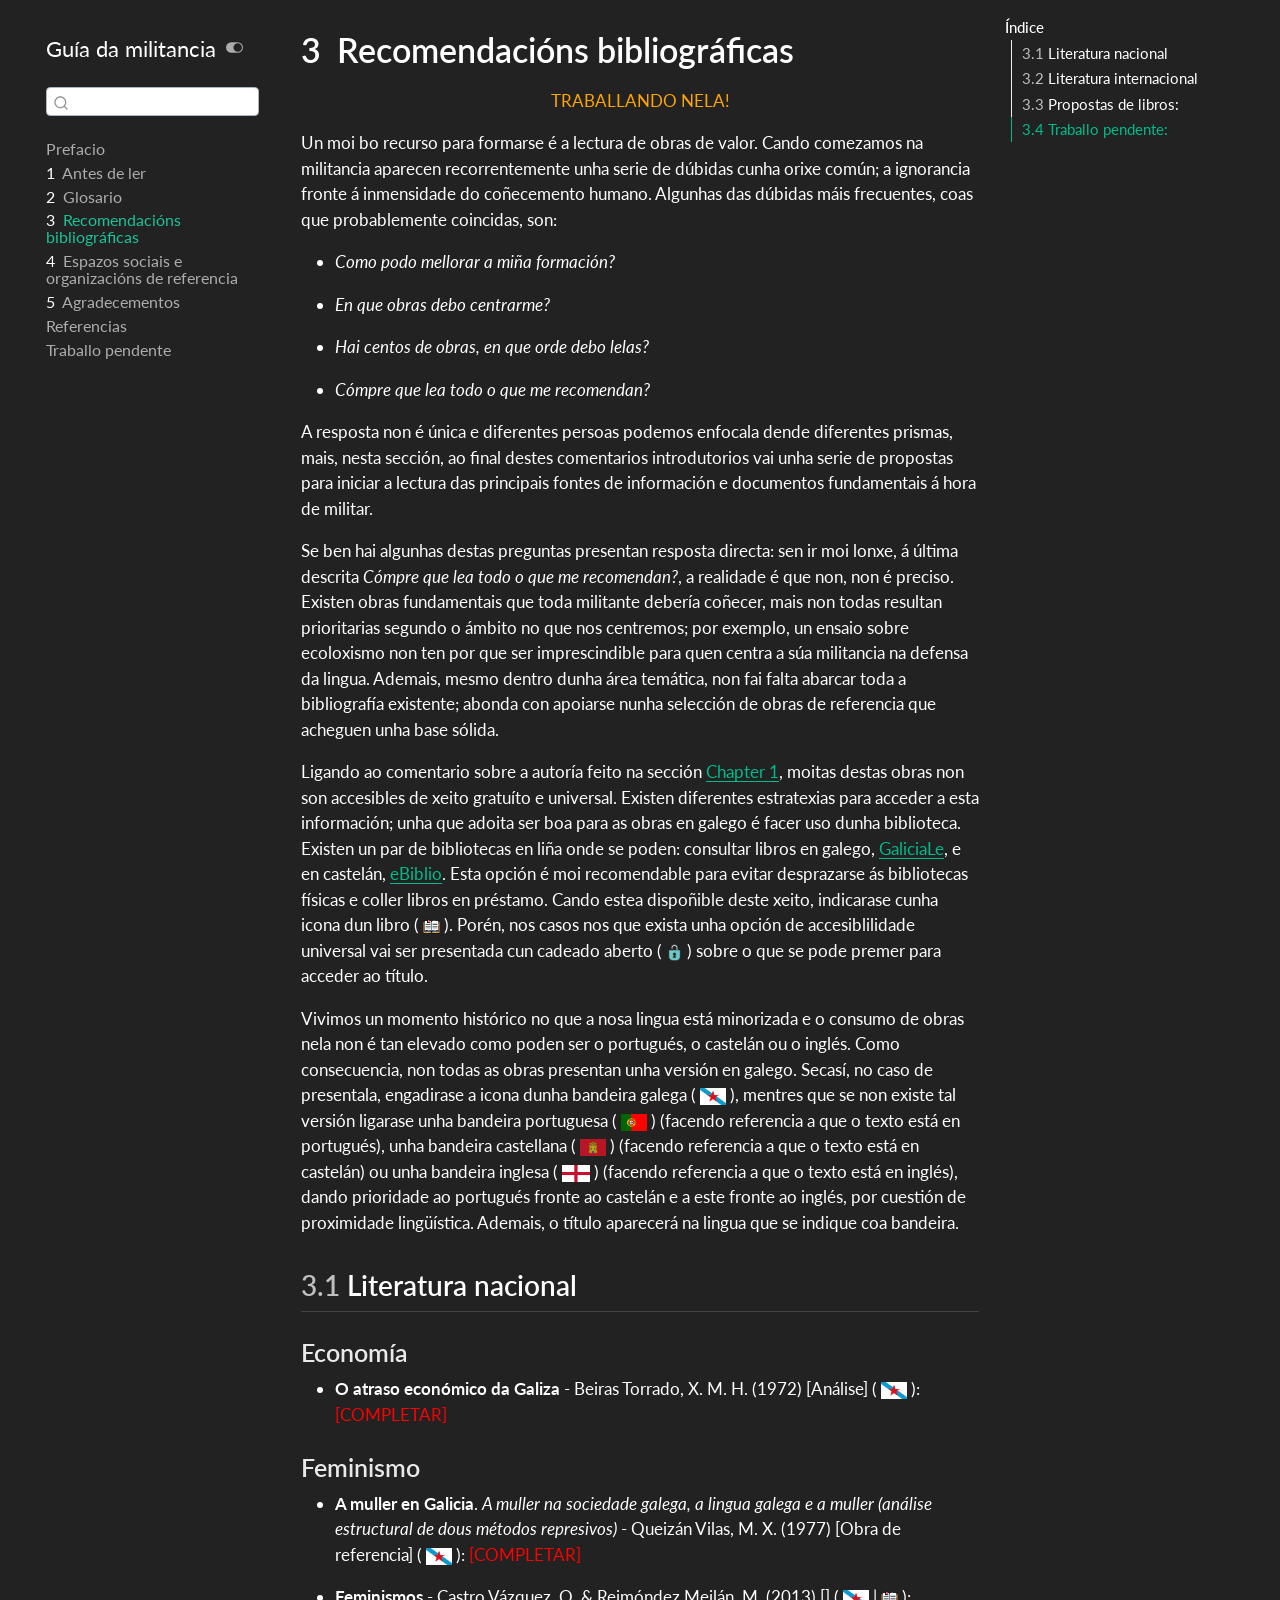
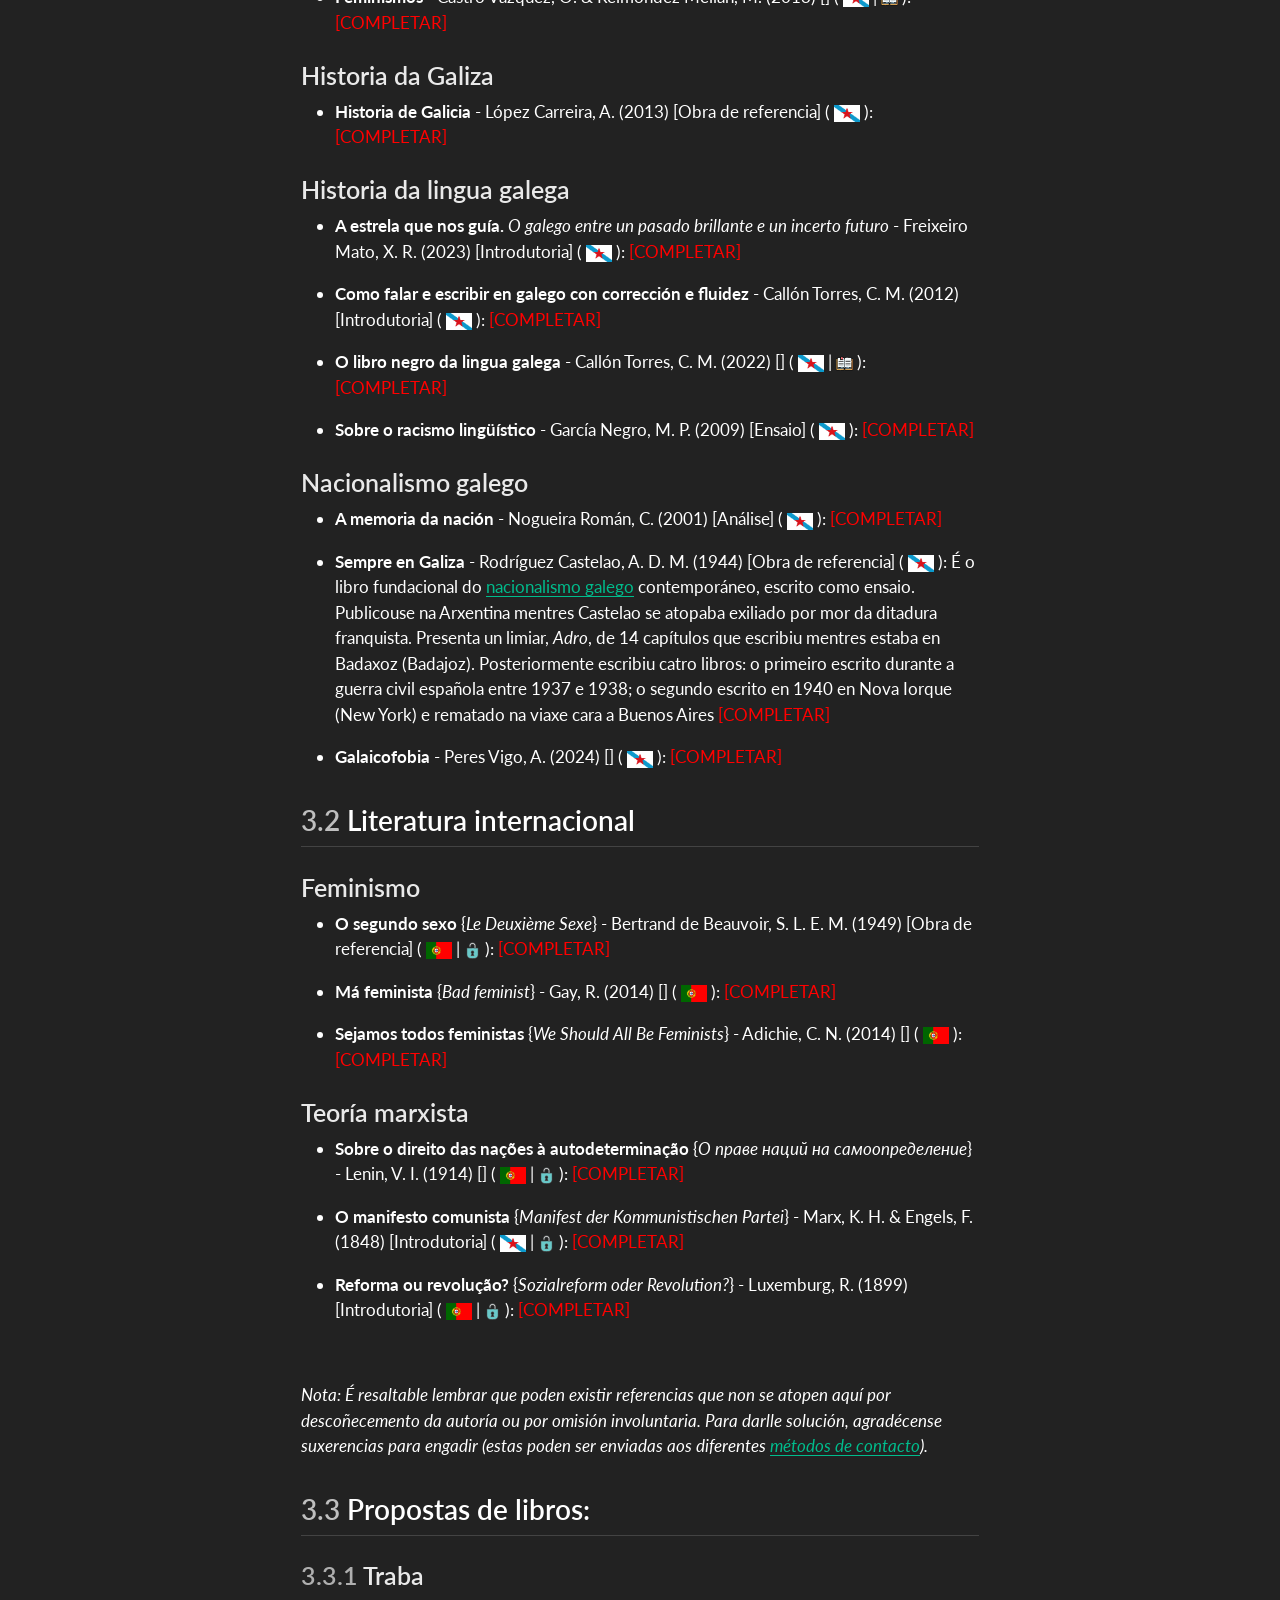
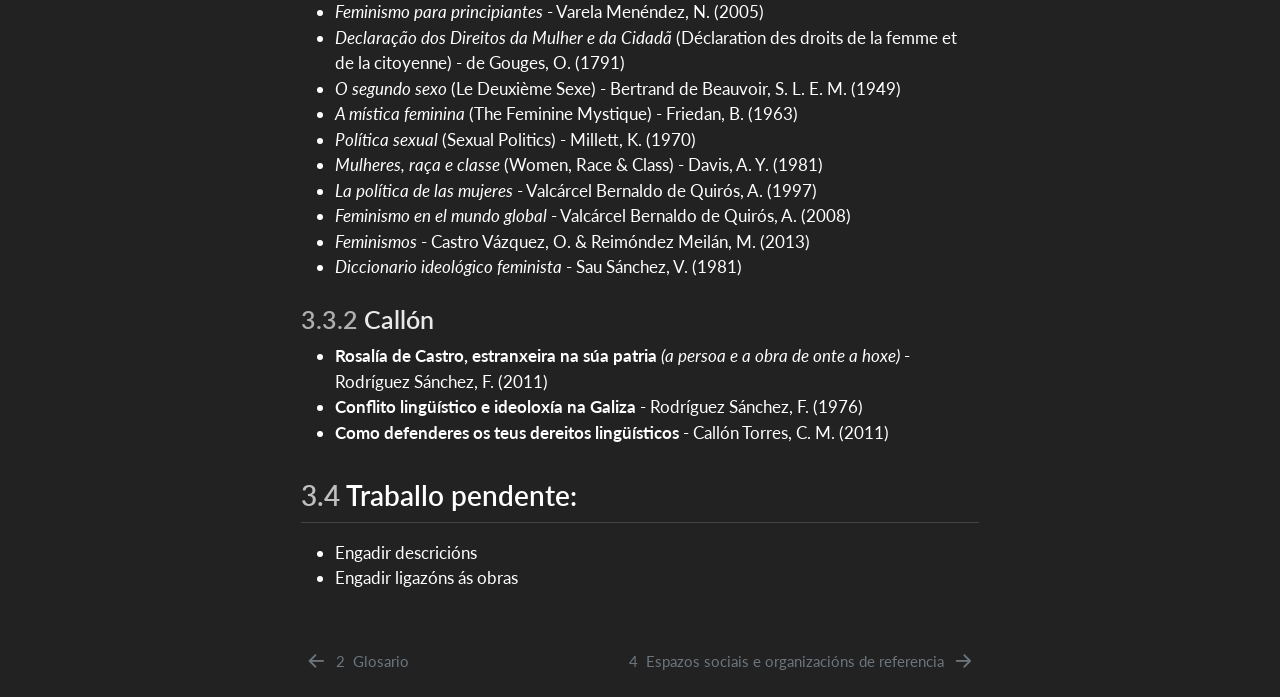
<file: recomendacions_bibliograficas.html>
<!DOCTYPE html>
<html xmlns="http://www.w3.org/1999/xhtml" lang="gl" xml:lang="gl"><head>

<meta charset="utf-8">
<meta name="generator" content="quarto-1.10.19">

<meta name="viewport" content="width=device-width, initial-scale=1.0, user-scalable=yes">


<title>3&nbsp; Recomendacións bibliográficas – Guía da militancia</title>
<style>
/* Default styles provided by pandoc.
** See https://pandoc.org/MANUAL.html#variables-for-html for config info.
*/
span.smallcaps{font-variant: small-caps;}
div.columns{display: flex; gap: 1.5em;}
div.column{flex: auto;}
@media screen {
div.columns{gap: min(4vw, 1.5em);}
div.column{overflow-x: auto;}
}
div.hanging-indent{margin-left: 1.5em; text-indent: -1.5em;}
ul.task-list{list-style: none;}
ul.task-list li input[type="checkbox"] {
  width: 0.8em;
  margin: 0 0.8em 0.2em -1em; /* quarto-specific, see https://github.com/quarto-dev/quarto-cli/issues/4556 */ 
  vertical-align: middle;
}
</style>


<script src="site_libs/quarto-nav/quarto-nav.js"></script>
<script src="site_libs/quarto-nav/headroom.min.js"></script>
<script src="site_libs/clipboard/clipboard.min.js"></script>
<script src="site_libs/quarto-search/autocomplete.umd.js"></script>
<script src="site_libs/quarto-search/fuse.min.js"></script>
<script src="site_libs/quarto-search/quarto-search.js"></script>
<meta name="quarto:offset" content="./">
<link href="./espazos_sociais_e_organizacions_de_referencia.html" rel="next">
<link href="./glosario.html" rel="prev">
<script src="site_libs/quarto-html/quarto.js" type="module"></script>
<script src="site_libs/quarto-html/tabsets/tabsets.js" type="module"></script>
<script src="site_libs/quarto-html/popper.min.js"></script>
<script src="site_libs/quarto-html/tippy.umd.min.js"></script>
<link href="site_libs/quarto-html/tippy.css" rel="stylesheet">
<link href="site_libs/quarto-html/quarto-syntax-highlighting-bf27225e3a48a9273f3daa8f8e829971.css" rel="stylesheet" class="quarto-color-scheme" id="quarto-text-highlighting-styles">
<link href="site_libs/quarto-html/quarto-syntax-highlighting-dark-b626d73c4c936ccc3cb08be7d45d1df6.css" rel="stylesheet" class="quarto-color-scheme quarto-color-alternate" id="quarto-text-highlighting-styles">
<script src="site_libs/bootstrap/bootstrap.min.js"></script>
<link href="site_libs/bootstrap/bootstrap-icons.css" rel="stylesheet">
<link href="site_libs/bootstrap/bootstrap-aed98941c9a23d34670946fc9452eebc.min.css" rel="stylesheet" append-hash="true" class="quarto-color-scheme" id="quarto-bootstrap" data-mode="light">
<link href="site_libs/bootstrap/bootstrap-dark-508a3967fcba8ac229af21958218d07f.min.css" rel="stylesheet" append-hash="true" class="quarto-color-scheme quarto-color-alternate" id="quarto-bootstrap" data-mode="dark">
<script id="quarto-search-options" type="application/json">{
  "location": "sidebar",
  "copy-button": false,
  "collapse-after": 3,
  "panel-placement": "start",
  "type": "textbox",
  "limit": 50,
  "keyboard-shortcut": [
    "f",
    "/",
    "s"
  ],
  "show-item-context": false,
  "language": {
    "search-no-results-text": "No results",
    "search-matching-documents-text": "matching documents",
    "search-copy-link-title": "Copy link to search",
    "search-hide-matches-text": "Hide additional matches",
    "search-more-match-text": "more match in this document",
    "search-more-matches-text": "more matches in this document",
    "search-clear-button-title": "Clear",
    "search-text-placeholder": "",
    "search-detached-cancel-button-title": "Cancel",
    "search-submit-button-title": "Submit",
    "search-label": "Search"
  }
}</script>
<style>html{ scroll-behavior: smooth; }</style>


</head>

<body class="nav-sidebar floating quarto-dark"><script id="quarto-html-before-body" type="application/javascript">
    const toggleBodyColorMode = (bsSheetEl) => {
      const mode = bsSheetEl.getAttribute("data-mode");
      const bodyEl = window.document.querySelector("body");
      if (mode === "dark") {
        bodyEl.classList.add("quarto-dark");
        bodyEl.classList.remove("quarto-light");
      } else {
        bodyEl.classList.add("quarto-light");
        bodyEl.classList.remove("quarto-dark");
      }
    }
    const toggleBodyColorPrimary = () => {
      const bsSheetEl = window.document.querySelector("link#quarto-bootstrap:not([rel=disabled-stylesheet])");
      if (bsSheetEl) {
        toggleBodyColorMode(bsSheetEl);
      }
    }
    const setColorSchemeToggle = (alternate) => {
      const toggles = window.document.querySelectorAll('.quarto-color-scheme-toggle');
      for (let i=0; i < toggles.length; i++) {
        const toggle = toggles[i];
        if (toggle) {
          if (alternate) {
            toggle.classList.add("alternate");
          } else {
            toggle.classList.remove("alternate");
          }
        }
      }
    };
    const toggleColorMode = (alternate) => {
      // Switch the stylesheets
      const primaryStylesheets = window.document.querySelectorAll('link.quarto-color-scheme:not(.quarto-color-alternate)');
      const alternateStylesheets = window.document.querySelectorAll('link.quarto-color-scheme.quarto-color-alternate');
      manageTransitions('#quarto-margin-sidebar .nav-link', false);
      if (alternate) {
        // note: dark is layered on light, we don't disable primary!
        enableStylesheet(alternateStylesheets);
        for (const sheetNode of alternateStylesheets) {
          if (sheetNode.id === "quarto-bootstrap") {
            toggleBodyColorMode(sheetNode);
          }
        }
      } else {
        disableStylesheet(alternateStylesheets);
        enableStylesheet(primaryStylesheets)
        toggleBodyColorPrimary();
      }
      manageTransitions('#quarto-margin-sidebar .nav-link', true);
      // Switch the toggles
      setColorSchemeToggle(alternate)
      // Hack to workaround the fact that safari doesn't
      // properly recolor the scrollbar when toggling (#1455)
      if (navigator.userAgent.indexOf('Safari') > 0 && navigator.userAgent.indexOf('Chrome') == -1) {
        manageTransitions("body", false);
        window.scrollTo(0, 1);
        setTimeout(() => {
          window.scrollTo(0, 0);
          manageTransitions("body", true);
        }, 40);
      }
    }
    const disableStylesheet = (stylesheets) => {
      for (let i=0; i < stylesheets.length; i++) {
        const stylesheet = stylesheets[i];
        stylesheet.rel = 'disabled-stylesheet';
      }
    }
    const enableStylesheet = (stylesheets) => {
      for (let i=0; i < stylesheets.length; i++) {
        const stylesheet = stylesheets[i];
        if(stylesheet.rel !== 'stylesheet') { // for Chrome, which will still FOUC without this check
          stylesheet.rel = 'stylesheet';
        }
      }
    }
    const manageTransitions = (selector, allowTransitions) => {
      const els = window.document.querySelectorAll(selector);
      for (let i=0; i < els.length; i++) {
        const el = els[i];
        if (allowTransitions) {
          el.classList.remove('notransition');
        } else {
          el.classList.add('notransition');
        }
      }
    }
    const isFileUrl = () => {
      return window.location.protocol === 'file:';
    }
    const hasAlternateSentinel = () => {
      let styleSentinel = getColorSchemeSentinel();
      if (styleSentinel !== null) {
        return styleSentinel === "alternate";
      } else {
        return false;
      }
    }
    const setStyleSentinel = (alternate) => {
      const value = alternate ? "alternate" : "default";
      if (!isFileUrl()) {
        window.localStorage.setItem("quarto-color-scheme", value);
      } else {
        localAlternateSentinel = value;
      }
    }
    const getColorSchemeSentinel = () => {
      if (!isFileUrl()) {
        const storageValue = window.localStorage.getItem("quarto-color-scheme");
        return storageValue != null ? storageValue : localAlternateSentinel;
      } else {
        return localAlternateSentinel;
      }
    }
    const toggleGiscusIfUsed = (isAlternate, darkModeDefault) => {
      const baseTheme = document.querySelector('#giscus-base-theme')?.value ?? 'light';
      const alternateTheme = document.querySelector('#giscus-alt-theme')?.value ?? 'dark';
      let newTheme = '';
      if(authorPrefersDark) {
        newTheme = isAlternate ? baseTheme : alternateTheme;
      } else {
        newTheme = isAlternate ? alternateTheme : baseTheme;
      }
      const changeGiscusTheme = () => {
        // From: https://github.com/giscus/giscus/issues/336
        const sendMessage = (message) => {
          const iframe = document.querySelector('iframe.giscus-frame');
          if (!iframe) return;
          iframe.contentWindow.postMessage({ giscus: message }, 'https://giscus.app');
        }
        sendMessage({
          setConfig: {
            theme: newTheme
          }
        });
      }
      const isGiscussLoaded = window.document.querySelector('iframe.giscus-frame') !== null;
      if (isGiscussLoaded) {
        changeGiscusTheme();
      }
    };
    const authorPrefersDark = true;
    const darkModeDefault = authorPrefersDark;
    let localAlternateSentinel = darkModeDefault ? 'alternate' : 'default';
    // Dark / light mode switch
    window.quartoToggleColorScheme = () => {
      // Read the current dark / light value
      let toAlternate = !hasAlternateSentinel();
      toggleColorMode(toAlternate);
      setStyleSentinel(toAlternate);
      toggleGiscusIfUsed(toAlternate, darkModeDefault);
      window.dispatchEvent(new Event('resize'));
    };
    // Switch to dark mode if need be
    if (hasAlternateSentinel()) {
      toggleColorMode(true);
    } else {
      toggleColorMode(false);
    }
  </script>

<div id="quarto-search-results"></div>
  <header id="quarto-header" class="headroom fixed-top">
  <nav class="quarto-secondary-nav">
    <div class="container-fluid d-flex">
      <button type="button" class="quarto-btn-toggle btn" data-bs-toggle="collapse" role="button" data-bs-target=".quarto-sidebar-collapse-item" aria-controls="quarto-sidebar" aria-expanded="false" aria-label="Toggle sidebar navigation" onclick="if (window.quartoToggleHeadroom) { window.quartoToggleHeadroom(); }">
        <i class="bi bi-layout-text-sidebar-reverse"></i>
      </button>
        <nav class="quarto-page-breadcrumbs" aria-label="breadcrumb"><ol class="breadcrumb"><li class="breadcrumb-item"><a href="./recomendacions_bibliograficas.html"><span class="chapter-number">3</span>&nbsp; <span class="chapter-title">Recomendacións bibliográficas</span></a></li></ol></nav>
        <a class="flex-grow-1" role="navigation" data-bs-toggle="collapse" data-bs-target=".quarto-sidebar-collapse-item" aria-controls="quarto-sidebar" aria-expanded="false" aria-label="Toggle sidebar navigation" onclick="if (window.quartoToggleHeadroom) { window.quartoToggleHeadroom(); }">      
        </a>
      <button type="button" class="btn quarto-search-button" aria-label="Search" onclick="window.quartoOpenSearch();">
        <i class="bi bi-search"></i>
      </button>
    </div>
  </nav>
</header>
<!-- content -->
<div id="quarto-content" class="quarto-container page-columns page-rows-contents page-layout-article">
<!-- sidebar -->
  <nav id="quarto-sidebar" class="sidebar collapse collapse-horizontal quarto-sidebar-collapse-item sidebar-navigation floating overflow-auto">
    <div class="pt-lg-2 mt-2 text-left sidebar-header">
    <div class="sidebar-title mb-0 py-0">
      <a href="./">Guía da militancia</a> 
        <div class="sidebar-tools-main">
  <a href="" class="quarto-color-scheme-toggle quarto-navigation-tool  px-1" onclick="window.quartoToggleColorScheme(); return false;" title="Toggle dark mode"><i class="bi"></i></a>
</div>
    </div>
      </div>
        <div class="mt-2 flex-shrink-0 align-items-center">
        <div class="sidebar-search">
        <div id="quarto-search" class="" title="Search"></div>
        </div>
        </div>
    <div class="sidebar-menu-container"> 
    <ul class="list-unstyled mt-1">
        <li class="sidebar-item">
  <div class="sidebar-item-container"> 
  <a href="./index.html" class="sidebar-item-text sidebar-link">
 <span class="menu-text">Prefacio</span></a>
  </div>
</li>
        <li class="sidebar-item">
  <div class="sidebar-item-container"> 
  <a href="./antes_de_ler.html" class="sidebar-item-text sidebar-link">
 <span class="menu-text"><span class="chapter-number">1</span>&nbsp; <span class="chapter-title">Antes de ler</span></span></a>
  </div>
</li>
        <li class="sidebar-item">
  <div class="sidebar-item-container"> 
  <a href="./glosario.html" class="sidebar-item-text sidebar-link">
 <span class="menu-text"><span class="chapter-number">2</span>&nbsp; <span class="chapter-title">Glosario</span></span></a>
  </div>
</li>
        <li class="sidebar-item">
  <div class="sidebar-item-container"> 
  <a href="./recomendacions_bibliograficas.html" class="sidebar-item-text sidebar-link active">
 <span class="menu-text"><span class="chapter-number">3</span>&nbsp; <span class="chapter-title">Recomendacións bibliográficas</span></span></a>
  </div>
</li>
        <li class="sidebar-item">
  <div class="sidebar-item-container"> 
  <a href="./espazos_sociais_e_organizacions_de_referencia.html" class="sidebar-item-text sidebar-link">
 <span class="menu-text"><span class="chapter-number">4</span>&nbsp; <span class="chapter-title">Espazos sociais e organizacións de referencia</span></span></a>
  </div>
</li>
        <li class="sidebar-item">
  <div class="sidebar-item-container"> 
  <a href="./agradecementos.html" class="sidebar-item-text sidebar-link">
 <span class="menu-text"><span class="chapter-number">5</span>&nbsp; <span class="chapter-title">Agradecementos</span></span></a>
  </div>
</li>
        <li class="sidebar-item">
  <div class="sidebar-item-container"> 
  <a href="./referencias.html" class="sidebar-item-text sidebar-link">
 <span class="menu-text">Referencias</span></a>
  </div>
</li>
        <li class="sidebar-item">
  <div class="sidebar-item-container"> 
  <a href="./traballo_pendente.html" class="sidebar-item-text sidebar-link">
 <span class="menu-text">Traballo pendente</span></a>
  </div>
</li>
    </ul>
    </div>
</nav>
<div id="quarto-sidebar-glass" class="quarto-sidebar-collapse-item" data-bs-toggle="collapse" data-bs-target=".quarto-sidebar-collapse-item"></div>
<!-- margin-sidebar -->
    <div id="quarto-margin-sidebar" class="sidebar margin-sidebar">
        <nav id="TOC" role="doc-toc" class="toc-active">
    <h2 id="toc-title">Índice</h2>
   
  <ul>
  <li><a href="#literatura_nacional" id="toc-literatura_nacional" class="nav-link active" data-scroll-target="#literatura_nacional"><span class="header-section-number">3.1</span> Literatura nacional</a>
  <ul class="collapse">
  <li><a href="#literatura_nacional-economia" id="toc-literatura_nacional-economia" class="nav-link" data-scroll-target="#literatura_nacional-economia">Economía</a></li>
  <li><a href="#literatura_nacional-feminismo" id="toc-literatura_nacional-feminismo" class="nav-link" data-scroll-target="#literatura_nacional-feminismo">Feminismo</a></li>
  <li><a href="#literatura_nacional-historia_da_galiza" id="toc-literatura_nacional-historia_da_galiza" class="nav-link" data-scroll-target="#literatura_nacional-historia_da_galiza">Historia da Galiza</a></li>
  <li><a href="#literatura_nacional-historia_da_lingua_galega" id="toc-literatura_nacional-historia_da_lingua_galega" class="nav-link" data-scroll-target="#literatura_nacional-historia_da_lingua_galega">Historia da lingua galega</a></li>
  <li><a href="#literatura_nacional-nacionalismo_galego" id="toc-literatura_nacional-nacionalismo_galego" class="nav-link" data-scroll-target="#literatura_nacional-nacionalismo_galego">Nacionalismo galego</a></li>
  </ul></li>
  <li><a href="#literatura_internacional" id="toc-literatura_internacional" class="nav-link" data-scroll-target="#literatura_internacional"><span class="header-section-number">3.2</span> Literatura internacional</a>
  <ul class="collapse">
  <li><a href="#literatura_internacional-feminismo" id="toc-literatura_internacional-feminismo" class="nav-link" data-scroll-target="#literatura_internacional-feminismo">Feminismo</a></li>
  <li><a href="#literatura_internacional-teoria_marxista" id="toc-literatura_internacional-teoria_marxista" class="nav-link" data-scroll-target="#literatura_internacional-teoria_marxista">Teoría marxista</a></li>
  </ul></li>
  <li><a href="#propostas-de-libros" id="toc-propostas-de-libros" class="nav-link" data-scroll-target="#propostas-de-libros"><span class="header-section-number">3.3</span> Propostas de libros:</a>
  <ul class="collapse">
  <li><a href="#traba" id="toc-traba" class="nav-link" data-scroll-target="#traba"><span class="header-section-number">3.3.1</span> Traba</a></li>
  <li><a href="#callón" id="toc-callón" class="nav-link" data-scroll-target="#callón"><span class="header-section-number">3.3.2</span> Callón</a></li>
  </ul></li>
  <li><a href="#traballo-pendente" id="toc-traballo-pendente" class="nav-link" data-scroll-target="#traballo-pendente"><span class="header-section-number">3.4</span> Traballo pendente:</a></li>
  </ul>
</nav>
    </div>
<!-- main -->
<main class="content" id="quarto-document-content">


<header id="title-block-header" class="quarto-title-block default">
<div class="quarto-title">
<h1 class="title"><span id="sec-recomendacions_bibliograficas" class="quarto-section-identifier"><span class="chapter-number">3</span>&nbsp; <span class="chapter-title">Recomendacións bibliográficas</span></span></h1>
</div>



<div class="quarto-title-meta">

    
  
    
  </div>
  


</header>


<div style="text-align: center; color: orange;">
<p>TRABALLANDO NELA!</p>
</div>
<p>Un moi bo recurso para formarse é a lectura de obras de valor. Cando comezamos na militancia aparecen recorrentemente unha serie de dúbidas cunha orixe común; a ignorancia fronte á inmensidade do coñecemento humano. Algunhas das dúbidas máis frecuentes, coas que probablemente coincidas, son:</p>
<ul>
<li><p><em>Como podo mellorar a miña formación?</em></p></li>
<li><p><em>En que obras debo centrarme?</em></p></li>
<li><p><em>Hai centos de obras, en que orde debo lelas?</em></p></li>
<li><p><em>Cómpre que lea todo o que me recomendan?</em></p></li>
</ul>
<p>A resposta non é única e diferentes persoas podemos enfocala dende diferentes prismas, mais, nesta sección, ao final destes comentarios introdutorios vai unha serie de propostas para iniciar a lectura das principais fontes de información e documentos fundamentais á hora de militar.</p>
<p>Se ben hai algunhas destas preguntas presentan resposta directa: sen ir moi lonxe, á última descrita <em>Cómpre que lea todo o que me recomendan?</em>, a realidade é que non, non é preciso. Existen obras fundamentais que toda militante debería coñecer, mais non todas resultan prioritarias segundo o ámbito no que nos centremos; por exemplo, un ensaio sobre ecoloxismo non ten por que ser imprescindible para quen centra a súa militancia na defensa da lingua. Ademais, mesmo dentro dunha área temática, non fai falta abarcar toda a bibliografía existente; abonda con apoiarse nunha selección de obras de referencia que acheguen unha base sólida.</p>
<p>Ligando ao comentario sobre a autoría feito na sección <a href="antes_de_ler.html" class="quarto-xref"><span>Chapter 1</span></a>, moitas destas obras non son accesibles de xeito gratuíto e universal. Existen diferentes estratexias para acceder a esta información; unha que adoita ser boa para as obras en galego é facer uso dunha biblioteca. Existen un par de bibliotecas en liña onde se poden: consultar libros en galego, <a href="https://www.galiciale.gal/" target="_blank">GaliciaLe</a>, e en castelán, <a href="https://galicia.ebiblio.es/" target="_blank">eBiblio</a>. Esta opción é moi recomendable para evitar desprazarse ás bibliotecas físicas e coller libros en préstamo. Cando estea dispoñible deste xeito, indicarase cunha icona dun libro ( <img src="imaxes/iconas/libro_aberto.png" style="height:1em" alt="Libro aberto"> ). Porén, nos casos nos que exista unha opción de accesiblilidade universal vai ser presentada cun cadeado aberto ( <img src="imaxes/iconas/cadeado_aberto.png" style="height:1em" alt="Cadeado aberto"> ) sobre o que se pode premer para acceder ao título.</p>
<p>Vivimos un momento histórico no que a nosa lingua está minorizada e o consumo de obras nela non é tan elevado como poden ser o portugués, o castelán ou o inglés. Como consecuencia, non todas as obras presentan unha versión en galego. Secasí, no caso de presentala, engadirase a icona dunha bandeira galega ( <img src="imaxes/bandeiras/Galiza.png" style="height:1em" alt="Bandeira galega"> ), mentres que se non existe tal versión ligarase unha bandeira portuguesa ( <img src="imaxes/bandeiras/Portugal.png" style="height:1em" alt="Bandeira portuguesa"> ) (facendo referencia a que o texto está en portugués), unha bandeira castellana ( <img src="imaxes/bandeiras/Castilla.png" style="height:1em" alt="Bandeira castelá"> ) (facendo referencia a que o texto está en castelán) ou unha bandeira inglesa ( <img src="imaxes/bandeiras/England.png" style="height:1em" alt="Bandeira inglesa"> ) (facendo referencia a que o texto está en inglés), dando prioridade ao portugués fronte ao castelán e a este fronte ao inglés, por cuestión de proximidade lingüística. Ademais, o título aparecerá na lingua que se indique coa bandeira.</p>
<section id="literatura_nacional" class="level2" data-number="3.1">
<h2 data-number="3.1" data-anchor-id="literatura_nacional"><span class="header-section-number">3.1</span> Literatura nacional</h2>
<section id="literatura_nacional-economia" class="level3 unnumbered">
<h3 class="unnumbered" data-anchor-id="literatura_nacional-economia">Economía</h3>
<ul>
<li><strong>O atraso económico da Galiza</strong> - Beiras Torrado, X. M. H. (1972) [Análise] ( <img src="imaxes/bandeiras/Galiza.png" style="height:1em" alt="Bandeira galega"> ): <span style="color: red;">[COMPLETAR]</span></li>
</ul>
</section>
<section id="literatura_nacional-feminismo" class="level3 unnumbered">
<h3 class="unnumbered" data-anchor-id="literatura_nacional-feminismo">Feminismo</h3>
<ul>
<li><p><strong>A muller en Galicia</strong>. <em>A muller na sociedade galega, a lingua galega e a muller (análise estructural de dous métodos represivos)</em> - Queizán Vilas, M. X. (1977) [Obra de referencia] ( <img src="imaxes/bandeiras/Galiza.png" style="height:1em" alt="Bandeira galega"> ): <span style="color: red;">[COMPLETAR]</span></p></li>
<li><p><strong>Feminismos</strong> - Castro Vázquez, O. &amp; Reimóndez Meilán, M. (2013) [] ( <img src="imaxes/bandeiras/Galiza.png" style="height:1em" alt="Bandeira galega"> | <a href="https://catalogo.galiciale.gal/Record/Xebook1-66" target="_blank"><img src="imaxes/iconas/libro_aberto.png" style="height:1em" alt="Libro aberto"></a> ): <span style="color: red;">[COMPLETAR]</span></p></li>
</ul>
</section>
<section id="literatura_nacional-historia_da_galiza" class="level3 unnumbered">
<h3 class="unnumbered" data-anchor-id="literatura_nacional-historia_da_galiza">Historia da Galiza</h3>
<ul>
<li><strong>Historia de Galicia</strong> - López Carreira, A. (2013) [Obra de referencia] ( <img src="imaxes/bandeiras/Galiza.png" style="height:1em" alt="Bandeira galega"> ): <span style="color: red;">[COMPLETAR]</span></li>
</ul>
</section>
<section id="literatura_nacional-historia_da_lingua_galega" class="level3 unnumbered">
<h3 class="unnumbered" data-anchor-id="literatura_nacional-historia_da_lingua_galega">Historia da lingua galega</h3>
<ul>
<li><p><strong>A estrela que nos guía.</strong> <em>O galego entre un pasado brillante e un incerto futuro</em> - Freixeiro Mato, X. R. (2023) [Introdutoria] ( <img src="imaxes/bandeiras/Galiza.png" style="height:1em" alt="Bandeira galega"> ): <span style="color: red;">[COMPLETAR]</span></p></li>
<li><p><strong>Como falar e escribir en galego con corrección e fluidez</strong> - Callón Torres, C. M. (2012) [Introdutoria] ( <img src="imaxes/bandeiras/Galiza.png" style="height:1em" alt="Bandeira galega"> ): <span style="color: red;">[COMPLETAR]</span></p></li>
<li><p><strong>O libro negro da lingua galega</strong> - Callón Torres, C. M. (2022) [] ( <img src="imaxes/bandeiras/Galiza.png" style="height:1em" alt="Bandeira galega"> | <a href="https://catalogo.galiciale.gal/Record/Xebook1-2789" target="_blank"><img src="imaxes/iconas/libro_aberto.png" style="height:1em" alt="Libro aberto"></a> ): <span style="color: red;">[COMPLETAR]</span></p></li>
<li><p><strong>Sobre o racismo lingüístico</strong> - García Negro, M. P. (2009) [Ensaio] ( <img src="imaxes/bandeiras/Galiza.png" style="height:1em" alt="Bandeira galega"> ): <span style="color: red;">[COMPLETAR]</span></p></li>
</ul>
</section>
<section id="literatura_nacional-nacionalismo_galego" class="level3 unnumbered">
<h3 class="unnumbered" data-anchor-id="literatura_nacional-nacionalismo_galego">Nacionalismo galego</h3>
<ul>
<li><p><strong>A memoria da nación</strong> - Nogueira Román, C. (2001) [Análise] ( <img src="imaxes/bandeiras/Galiza.png" style="height:1em" alt="Bandeira galega"> ): <span style="color: red;">[COMPLETAR]</span></p></li>
<li><p><strong>Sempre en Galiza</strong> - Rodríguez Castelao, A. D. M. (1944) [Obra de referencia] ( <img src="imaxes/bandeiras/Galiza.png" style="height:1em" alt="Bandeira galega"> ): É o libro fundacional do <a href="#literatura_nacional-nacionalismo_galego">nacionalismo galego</a> contemporáneo, escrito como ensaio. Publicouse na Arxentina mentres Castelao se atopaba exiliado por mor da ditadura franquista. Presenta un limiar, <em>Adro</em>, de 14 capítulos que escribiu mentres estaba en Badaxoz (Badajoz). Posteriormente escribiu catro libros: o primeiro escrito durante a guerra civil española entre 1937 e 1938; o segundo escrito en 1940 en Nova Iorque (New York) e rematado na viaxe cara a Buenos Aires <span style="color: red;">[COMPLETAR]</span></p></li>
<li><p><strong>Galaicofobia</strong> - Peres Vigo, A. (2024) [] ( <img src="imaxes/bandeiras/Galiza.png" style="height:1em" alt="Bandeira galega"> ): <span style="color: red;">[COMPLETAR]</span></p></li>
</ul>
</section>
</section>
<section id="literatura_internacional" class="level2" data-number="3.2">
<h2 data-number="3.2" data-anchor-id="literatura_internacional"><span class="header-section-number">3.2</span> Literatura internacional</h2>
<section id="literatura_internacional-feminismo" class="level3 unnumbered">
<h3 class="unnumbered" data-anchor-id="literatura_internacional-feminismo">Feminismo</h3>
<ul>
<li><p><strong>O segundo sexo</strong> {<em>Le Deuxième Sexe</em>} - Bertrand de Beauvoir, S. L. E. M. (1949) [Obra de referencia] ( <img src="imaxes/bandeiras/Portugal.png" style="height:1em" alt="Bandeira portuguesa"> | <a href="https://we.riseup.net/assets/127566/Beauvoir%2C+Simone+O+Segundo+Sexo+vol+1.pdf" target="_blank"><img src="imaxes/iconas/cadeado_aberto.png" style="height:1em" alt="Cadeado aberto"></a> ): <span style="color: red;">[COMPLETAR]</span></p></li>
<li><p><strong>Má feminista</strong> {<em>Bad feminist</em>} - Gay, R. (2014) [] ( <img src="imaxes/bandeiras/Portugal.png" style="height:1em" alt="Bandeira portuguesa"> ): <span style="color: red;">[COMPLETAR]</span></p></li>
<li><p><strong>Sejamos todos feministas</strong> {<em>We Should All Be Feminists</em>} - Adichie, C. N. (2014) [] ( <img src="imaxes/bandeiras/Portugal.png" style="height:1em" alt="Bandeira portuguesa"> ): <span style="color: red;">[COMPLETAR]</span></p></li>
</ul>
</section>
<section id="literatura_internacional-teoria_marxista" class="level3 unnumbered">
<h3 class="unnumbered" data-anchor-id="literatura_internacional-teoria_marxista">Teoría marxista</h3>
<ul>
<li><p><strong>Sobre o direito das nações à autodeterminação</strong> {<em>О праве наций на самоопределение</em>} - Lenin, V. I. (1914) [] ( <img src="imaxes/bandeiras/Portugal.png" style="height:1em" alt="Bandeira portuguesa"> | <a href="https://www.marxists.org/portugues/lenin/1914/auto/index.htm" target="_blank"><img src="imaxes/iconas/cadeado_aberto.png" style="height:1em" alt="Cadeado aberto"></a> ): <span style="color: red;">[COMPLETAR]</span></p></li>
<li><p><strong>O manifesto comunista</strong> {<em>Manifest der Kommunistischen Partei</em>} - Marx, K. H. &amp; Engels, F. (1848) [Introdutoria] ( <img src="imaxes/bandeiras/Galiza.png" style="height:1em" alt="Bandeira galega"> | <a href="https://www.fbbva.es/publicaciones/o-manifesto-comunista-e-outros-escritos-politicos/" target="_blank"><img src="imaxes/iconas/cadeado_aberto.png" style="height:1em" alt="Cadeado aberto"></a> ): <span style="color: red;">[COMPLETAR]</span></p></li>
<li><p><strong>Reforma ou revolução?</strong> {<em>Sozialreform oder Revolution?</em>} - Luxemburg, R. (1899) [Introdutoria] ( <img src="imaxes/bandeiras/Portugal.png" style="height:1em" alt="Bandeira portuguesa"> | <a href="https://www.marxists.org/portugues/luxemburgo/1900/ref_rev/index.htm" target="_blank"><img src="imaxes/iconas/cadeado_aberto.png" style="height:1em" alt="Cadeado aberto"></a> ): <span style="color: red;">[COMPLETAR]</span></p></li>
</ul>
<p><br></p>
<p><em>Nota: É resaltable lembrar que poden existir referencias que non se atopen aquí por descoñecemento da autoría ou por omisión involuntaria. Para darlle solución, agradécense suxerencias para engadir (estas poden ser enviadas aos diferentes <a href="./index.html#metodos-contacto">métodos de contacto</a>).</em></p>
</section>
</section>
<section id="propostas-de-libros" class="level2" data-number="3.3">
<h2 data-number="3.3" data-anchor-id="propostas-de-libros"><span class="header-section-number">3.3</span> Propostas de libros:</h2>
<section id="traba" class="level3" data-number="3.3.1">
<h3 data-number="3.3.1" data-anchor-id="traba"><span class="header-section-number">3.3.1</span> Traba</h3>
<ul>
<li><em>Feminismo para principiantes</em> - Varela Menéndez, N. (2005)</li>
<li><em>Declaração dos Direitos da Mulher e da Cidadã</em> (Déclaration des droits de la femme et de la citoyenne) - de Gouges, O. (1791)</li>
<li><em>O segundo sexo</em> (Le Deuxième Sexe) - Bertrand de Beauvoir, S. L. E. M. (1949)</li>
<li><em>A mística feminina</em> (The Feminine Mystique) - Friedan, B. (1963)</li>
<li><em>Política sexual</em> (Sexual Politics) - Millett, K. (1970)</li>
<li><em>Mulheres, raça e classe</em> (Women, Race &amp; Class) - Davis, A. Y. (1981)</li>
<li><em>La política de las mujeres</em> - Valcárcel Bernaldo de Quirós, A. (1997)</li>
<li><em>Feminismo en el mundo global</em> - Valcárcel Bernaldo de Quirós, A. (2008)</li>
<li><em>Feminismos</em> - Castro Vázquez, O. &amp; Reimóndez Meilán, M. (2013)</li>
<li><em>Diccionario ideológico feminista</em> - Sau Sánchez, V. (1981)</li>
</ul>
</section>
<section id="callón" class="level3" data-number="3.3.2">
<h3 data-number="3.3.2" data-anchor-id="callón"><span class="header-section-number">3.3.2</span> Callón</h3>
<ul>
<li><strong>Rosalía de Castro, estranxeira na súa patria</strong> <em>(a persoa e a obra de onte a hoxe)</em> - Rodríguez Sánchez, F. (2011)</li>
<li><strong>Conflito lingüístico e ideoloxía na Galiza</strong> - Rodríguez Sánchez, F. (1976)</li>
<li><strong>Como defenderes os teus dereitos lingüísticos</strong> - Callón Torres, C. M. (2011)</li>
</ul>
</section>
</section>
<section id="traballo-pendente" class="level2" data-number="3.4">
<h2 data-number="3.4" data-anchor-id="traballo-pendente"><span class="header-section-number">3.4</span> Traballo pendente:</h2>
<ul>
<li>Engadir descricións</li>
<li>Engadir ligazóns ás obras</li>
</ul>


</section>

</main> <!-- /main -->
<script id="quarto-html-after-body" type="application/javascript">
  window.document.addEventListener("DOMContentLoaded", function (event) {
    // Ensure there is a toggle, if there isn't float one in the top right
    if (window.document.querySelector('.quarto-color-scheme-toggle') === null) {
      const a = window.document.createElement('a');
      a.classList.add('top-right');
      a.classList.add('quarto-color-scheme-toggle');
      a.href = "";
      a.onclick = function() { try { window.quartoToggleColorScheme(); } catch {} return false; };
      const i = window.document.createElement("i");
      i.classList.add('bi');
      a.appendChild(i);
      window.document.body.appendChild(a);
    }
    setColorSchemeToggle(hasAlternateSentinel())
    const isCodeAnnotation = (el) => {
      for (const clz of el.classList) {
        if (clz.startsWith('code-annotation-')) {                     
          return true;
        }
      }
      return false;
    }
    const onCopySuccess = function(e) {
      // button target
      const button = e.trigger;
      // don't keep focus
      button.blur();
      // flash "checked"
      button.classList.add('code-copy-button-checked');
      var currentTitle = button.getAttribute("title");
      button.setAttribute("title", "Copied!");
      let tooltip;
      if (window.bootstrap) {
        button.setAttribute("data-bs-toggle", "tooltip");
        button.setAttribute("data-bs-placement", "left");
        button.setAttribute("data-bs-title", "Copied!");
        tooltip = new bootstrap.Tooltip(button, 
          { trigger: "manual", 
            customClass: "code-copy-button-tooltip",
            offset: [0, -8]});
        tooltip.show();    
      }
      setTimeout(function() {
        if (tooltip) {
          tooltip.hide();
          button.removeAttribute("data-bs-title");
          button.removeAttribute("data-bs-toggle");
          button.removeAttribute("data-bs-placement");
        }
        button.setAttribute("title", currentTitle);
        button.classList.remove('code-copy-button-checked');
      }, 1000);
      // clear code selection
      e.clearSelection();
    }
    const getTextToCopy = function(trigger) {
      const outerScaffold = trigger.parentElement.cloneNode(true);
      const codeEl = outerScaffold.querySelector('code');
      for (const childEl of codeEl.children) {
        if (isCodeAnnotation(childEl)) {
          childEl.remove();
        }
      }
      return codeEl.innerText;
    }
    const clipboard = new window.ClipboardJS('.code-copy-button:not([data-in-quarto-modal])', {
      text: getTextToCopy
    });
    clipboard.on('success', onCopySuccess);
    if (window.document.getElementById('quarto-embedded-source-code-modal')) {
      const clipboardModal = new window.ClipboardJS('.code-copy-button[data-in-quarto-modal]', {
        text: getTextToCopy,
        container: window.document.getElementById('quarto-embedded-source-code-modal')
      });
      clipboardModal.on('success', onCopySuccess);
    }
      var localhostRegex = new RegExp(/^(?:http|https):\/\/localhost\:?[0-9]*\//);
      var mailtoRegex = new RegExp(/^mailto:/);
        var filterRegex = new RegExp('/' + window.location.host + '/');
      var isInternal = (href) => {
          return filterRegex.test(href) || localhostRegex.test(href) || mailtoRegex.test(href);
      }
      // Inspect non-navigation links and adorn them if external
     var links = window.document.querySelectorAll('a[href]:not(.nav-link):not(.navbar-brand):not(.toc-action):not(.sidebar-link):not(.sidebar-item-toggle):not(.pagination-link):not(.no-external):not([aria-hidden]):not(.dropdown-item):not(.quarto-navigation-tool):not(.about-link)');
      for (var i=0; i<links.length; i++) {
        const link = links[i];
        if (!isInternal(link.href)) {
          // undo the damage that might have been done by quarto-nav.js in the case of
          // links that we want to consider external
          if (link.dataset.originalHref !== undefined) {
            link.href = link.dataset.originalHref;
          }
        }
      }
    function tippyHover(el, contentFn, onTriggerFn, onUntriggerFn) {
      const config = {
        allowHTML: true,
        maxWidth: 500,
        delay: 100,
        arrow: false,
        appendTo: function(el) {
            return el.parentElement;
        },
        interactive: true,
        interactiveBorder: 10,
        theme: 'quarto',
        placement: 'bottom-start',
      };
      if (contentFn) {
        config.content = contentFn;
      }
      if (onTriggerFn) {
        config.onTrigger = onTriggerFn;
      }
      if (onUntriggerFn) {
        config.onUntrigger = onUntriggerFn;
      }
      window.tippy(el, config); 
    }
    const noterefs = window.document.querySelectorAll('a[role="doc-noteref"]');
    for (var i=0; i<noterefs.length; i++) {
      const ref = noterefs[i];
      tippyHover(ref, function() {
        // use id or data attribute instead here
        let href = ref.getAttribute('data-footnote-href') || ref.getAttribute('href');
        try { href = new URL(href).hash; } catch {}
        const id = href.replace(/^#\/?/, "");
        const note = window.document.getElementById(id);
        if (note) {
          return note.innerHTML;
        } else {
          return "";
        }
      });
    }
    const xrefs = window.document.querySelectorAll('a.quarto-xref');
    const processXRef = (id, note) => {
      // Strip column container classes
      const stripColumnClz = (el) => {
        el.classList.remove("page-full", "page-columns");
        if (el.children) {
          for (const child of el.children) {
            stripColumnClz(child);
          }
        }
      }
      stripColumnClz(note)
      if (id === null || id.startsWith('sec-')) {
        // Special case sections, only their first couple elements
        const container = document.createElement("div");
        if (note.children && note.children.length > 2) {
          container.appendChild(note.children[0].cloneNode(true));
          for (let i = 1; i < note.children.length; i++) {
            const child = note.children[i];
            if (child.tagName === "P" && child.innerText === "") {
              continue;
            } else {
              container.appendChild(child.cloneNode(true));
              break;
            }
          }
          if (window.Quarto?.typesetMath) {
            window.Quarto.typesetMath(container);
          }
          return container.innerHTML
        } else {
          if (window.Quarto?.typesetMath) {
            window.Quarto.typesetMath(note);
          }
          return note.innerHTML;
        }
      } else {
        // Remove any anchor links if they are present
        const anchorLink = note.querySelector('a.anchorjs-link');
        if (anchorLink) {
          anchorLink.remove();
        }
        if (window.Quarto?.typesetMath) {
          window.Quarto.typesetMath(note);
        }
        if (note.classList.contains("callout")) {
          return note.outerHTML;
        } else {
          return note.innerHTML;
        }
      }
    }
    for (var i=0; i<xrefs.length; i++) {
      const xref = xrefs[i];
      tippyHover(xref, undefined, function(instance) {
        instance.disable();
        let url = xref.getAttribute('href');
        let hash = undefined; 
        if (url.startsWith('#')) {
          hash = url;
        } else {
          try { hash = new URL(url).hash; } catch {}
        }
        if (hash) {
          const id = hash.replace(/^#\/?/, "");
          const note = window.document.getElementById(id);
          if (note !== null) {
            try {
              const html = processXRef(id, note.cloneNode(true));
              instance.setContent(html);
            } finally {
              instance.enable();
              instance.show();
            }
          } else {
            // See if we can fetch this
            fetch(url.split('#')[0])
            .then(res => res.text())
            .then(html => {
              const parser = new DOMParser();
              const htmlDoc = parser.parseFromString(html, "text/html");
              const note = htmlDoc.getElementById(id);
              if (note !== null) {
                const html = processXRef(id, note);
                instance.setContent(html);
              } 
            }).finally(() => {
              instance.enable();
              instance.show();
            });
          }
        } else {
          // See if we can fetch a full url (with no hash to target)
          // This is a special case and we should probably do some content thinning / targeting
          fetch(url)
          .then(res => res.text())
          .then(html => {
            const parser = new DOMParser();
            const htmlDoc = parser.parseFromString(html, "text/html");
            const note = htmlDoc.querySelector('main.content');
            if (note !== null) {
              // This should only happen for chapter cross references
              // (since there is no id in the URL)
              // remove the first header
              if (note.children.length > 0 && note.children[0].tagName === "HEADER") {
                note.children[0].remove();
              }
              const html = processXRef(null, note);
              instance.setContent(html);
            } 
          }).finally(() => {
            instance.enable();
            instance.show();
          });
        }
      }, function(instance) {
      });
    }
        let selectedAnnoteEl;
        const selectorForAnnotation = ( cell, annotation) => {
          let cellAttr = 'data-code-cell="' + cell + '"';
          let lineAttr = 'data-code-annotation="' +  annotation + '"';
          const selector = 'span[' + cellAttr + '][' + lineAttr + ']';
          return selector;
        }
        const selectCodeLines = (annoteEl) => {
          const doc = window.document;
          const targetCell = annoteEl.getAttribute("data-target-cell");
          const targetAnnotation = annoteEl.getAttribute("data-target-annotation");
          const annoteSpan = window.document.querySelector(selectorForAnnotation(targetCell, targetAnnotation));
          const lines = annoteSpan.getAttribute("data-code-lines").split(",");
          const lineIds = lines.map((line) => {
            return targetCell + "-" + line;
          })
          let top = null;
          let height = null;
          let parent = null;
          if (lineIds.length > 0) {
              //compute the position of the single el (top and bottom and make a div)
              const el = window.document.getElementById(lineIds[0]);
              top = el.offsetTop;
              height = el.offsetHeight;
              parent = el.parentElement.parentElement;
            if (lineIds.length > 1) {
              const lastEl = window.document.getElementById(lineIds[lineIds.length - 1]);
              const bottom = lastEl.offsetTop + lastEl.offsetHeight;
              height = bottom - top;
            }
            if (top !== null && height !== null && parent !== null) {
              // cook up a div (if necessary) and position it 
              let div = window.document.getElementById("code-annotation-line-highlight");
              if (div === null) {
                div = window.document.createElement("div");
                div.setAttribute("id", "code-annotation-line-highlight");
                div.style.position = 'absolute';
                parent.appendChild(div);
              }
              div.style.top = top - 2 + "px";
              div.style.height = height + 4 + "px";
              div.style.left = 0;
              let gutterDiv = window.document.getElementById("code-annotation-line-highlight-gutter");
              if (gutterDiv === null) {
                gutterDiv = window.document.createElement("div");
                gutterDiv.setAttribute("id", "code-annotation-line-highlight-gutter");
                gutterDiv.style.position = 'absolute';
                const codeCell = window.document.getElementById(targetCell);
                const gutter = codeCell.querySelector('.code-annotation-gutter');
                gutter.appendChild(gutterDiv);
              }
              gutterDiv.style.top = top - 2 + "px";
              gutterDiv.style.height = height + 4 + "px";
            }
            selectedAnnoteEl = annoteEl;
          }
        };
        const unselectCodeLines = () => {
          const elementsIds = ["code-annotation-line-highlight", "code-annotation-line-highlight-gutter"];
          elementsIds.forEach((elId) => {
            const div = window.document.getElementById(elId);
            if (div) {
              div.remove();
            }
          });
          selectedAnnoteEl = undefined;
        };
          // Handle positioning of the toggle
      window.addEventListener(
        "resize",
        throttle(() => {
          elRect = undefined;
          if (selectedAnnoteEl) {
            selectCodeLines(selectedAnnoteEl);
          }
        }, 10)
      );
      function throttle(fn, ms) {
      let throttle = false;
      let timer;
        return (...args) => {
          if(!throttle) { // first call gets through
              fn.apply(this, args);
              throttle = true;
          } else { // all the others get throttled
              if(timer) clearTimeout(timer); // cancel #2
              timer = setTimeout(() => {
                fn.apply(this, args);
                timer = throttle = false;
              }, ms);
          }
        };
      }
        // Attach click handler to the DT
        const annoteDls = window.document.querySelectorAll('dt[data-target-cell]');
        for (const annoteDlNode of annoteDls) {
          annoteDlNode.addEventListener('click', (event) => {
            const clickedEl = event.target;
            if (clickedEl !== selectedAnnoteEl) {
              unselectCodeLines();
              const activeEl = window.document.querySelector('dt[data-target-cell].code-annotation-active');
              if (activeEl) {
                activeEl.classList.remove('code-annotation-active');
              }
              selectCodeLines(clickedEl);
              clickedEl.classList.add('code-annotation-active');
            } else {
              // Unselect the line
              unselectCodeLines();
              clickedEl.classList.remove('code-annotation-active');
            }
          });
        }
    const findCites = (el) => {
      const parentEl = el.parentElement;
      if (parentEl) {
        const cites = parentEl.dataset.cites;
        if (cites) {
          return {
            el,
            cites: cites.split(' ')
          };
        } else {
          return findCites(el.parentElement)
        }
      } else {
        return undefined;
      }
    };
    var bibliorefs = window.document.querySelectorAll('a[role="doc-biblioref"]');
    for (var i=0; i<bibliorefs.length; i++) {
      const ref = bibliorefs[i];
      const citeInfo = findCites(ref);
      if (citeInfo) {
        tippyHover(citeInfo.el, function() {
          var popup = window.document.createElement('div');
          citeInfo.cites.forEach(function(cite) {
            var citeDiv = window.document.createElement('div');
            citeDiv.classList.add('hanging-indent');
            citeDiv.classList.add('csl-entry');
            var biblioDiv = window.document.getElementById('ref-' + cite);
            if (biblioDiv) {
              citeDiv.innerHTML = biblioDiv.innerHTML;
            }
            popup.appendChild(citeDiv);
          });
          return popup.innerHTML;
        });
      }
    }
  });
  </script>
<nav class="page-navigation">
  <div class="nav-page nav-page-previous">
      <a href="./glosario.html" class="pagination-link" aria-label="Glosario">
        <i class="bi bi-arrow-left-short"></i> <span class="nav-page-text"><span class="chapter-number">2</span>&nbsp; <span class="chapter-title">Glosario</span></span>
      </a>          
  </div>
  <div class="nav-page nav-page-next">
      <a href="./espazos_sociais_e_organizacions_de_referencia.html" class="pagination-link" aria-label="Espazos sociais e organizacións de referencia">
        <span class="nav-page-text"><span class="chapter-number">4</span>&nbsp; <span class="chapter-title">Espazos sociais e organizacións de referencia</span></span> <i class="bi bi-arrow-right-short"></i>
      </a>
  </div>
</nav>
</div> <!-- /content -->




<script src="site_libs/quarto-html/zenscroll-min.js"></script>
</body></html>
</file>
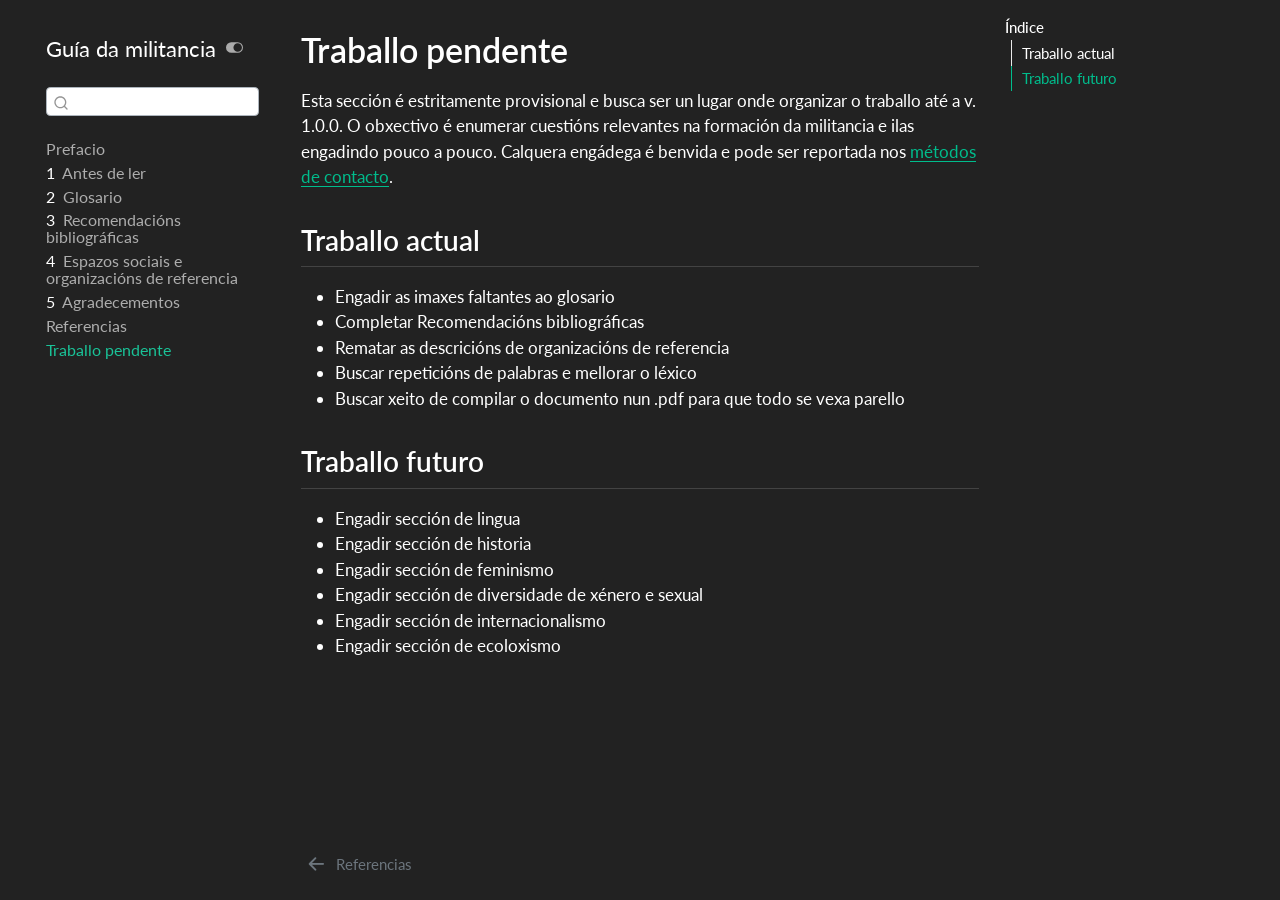
<file: traballo_pendente.html>
<!DOCTYPE html>
<html xmlns="http://www.w3.org/1999/xhtml" lang="gl" xml:lang="gl"><head>

<meta charset="utf-8">
<meta name="generator" content="quarto-1.10.19">

<meta name="viewport" content="width=device-width, initial-scale=1.0, user-scalable=yes">


<title>Traballo pendente – Guía da militancia</title>
<style>
/* Default styles provided by pandoc.
** See https://pandoc.org/MANUAL.html#variables-for-html for config info.
*/
span.smallcaps{font-variant: small-caps;}
div.columns{display: flex; gap: 1.5em;}
div.column{flex: auto;}
@media screen {
div.columns{gap: min(4vw, 1.5em);}
div.column{overflow-x: auto;}
}
div.hanging-indent{margin-left: 1.5em; text-indent: -1.5em;}
ul.task-list{list-style: none;}
ul.task-list li input[type="checkbox"] {
  width: 0.8em;
  margin: 0 0.8em 0.2em -1em; /* quarto-specific, see https://github.com/quarto-dev/quarto-cli/issues/4556 */ 
  vertical-align: middle;
}
</style>


<script src="site_libs/quarto-nav/quarto-nav.js"></script>
<script src="site_libs/quarto-nav/headroom.min.js"></script>
<script src="site_libs/clipboard/clipboard.min.js"></script>
<script src="site_libs/quarto-search/autocomplete.umd.js"></script>
<script src="site_libs/quarto-search/fuse.min.js"></script>
<script src="site_libs/quarto-search/quarto-search.js"></script>
<meta name="quarto:offset" content="./">
<link href="./referencias.html" rel="prev">
<script src="site_libs/quarto-html/quarto.js" type="module"></script>
<script src="site_libs/quarto-html/tabsets/tabsets.js" type="module"></script>
<script src="site_libs/quarto-html/popper.min.js"></script>
<script src="site_libs/quarto-html/tippy.umd.min.js"></script>
<link href="site_libs/quarto-html/tippy.css" rel="stylesheet">
<link href="site_libs/quarto-html/quarto-syntax-highlighting-bf27225e3a48a9273f3daa8f8e829971.css" rel="stylesheet" class="quarto-color-scheme" id="quarto-text-highlighting-styles">
<link href="site_libs/quarto-html/quarto-syntax-highlighting-dark-b626d73c4c936ccc3cb08be7d45d1df6.css" rel="stylesheet" class="quarto-color-scheme quarto-color-alternate" id="quarto-text-highlighting-styles">
<script src="site_libs/bootstrap/bootstrap.min.js"></script>
<link href="site_libs/bootstrap/bootstrap-icons.css" rel="stylesheet">
<link href="site_libs/bootstrap/bootstrap-aed98941c9a23d34670946fc9452eebc.min.css" rel="stylesheet" append-hash="true" class="quarto-color-scheme" id="quarto-bootstrap" data-mode="light">
<link href="site_libs/bootstrap/bootstrap-dark-508a3967fcba8ac229af21958218d07f.min.css" rel="stylesheet" append-hash="true" class="quarto-color-scheme quarto-color-alternate" id="quarto-bootstrap" data-mode="dark">
<script id="quarto-search-options" type="application/json">{
  "location": "sidebar",
  "copy-button": false,
  "collapse-after": 3,
  "panel-placement": "start",
  "type": "textbox",
  "limit": 50,
  "keyboard-shortcut": [
    "f",
    "/",
    "s"
  ],
  "show-item-context": false,
  "language": {
    "search-no-results-text": "No results",
    "search-matching-documents-text": "matching documents",
    "search-copy-link-title": "Copy link to search",
    "search-hide-matches-text": "Hide additional matches",
    "search-more-match-text": "more match in this document",
    "search-more-matches-text": "more matches in this document",
    "search-clear-button-title": "Clear",
    "search-text-placeholder": "",
    "search-detached-cancel-button-title": "Cancel",
    "search-submit-button-title": "Submit",
    "search-label": "Search"
  }
}</script>
<style>html{ scroll-behavior: smooth; }</style>


</head>

<body class="nav-sidebar floating quarto-dark"><script id="quarto-html-before-body" type="application/javascript">
    const toggleBodyColorMode = (bsSheetEl) => {
      const mode = bsSheetEl.getAttribute("data-mode");
      const bodyEl = window.document.querySelector("body");
      if (mode === "dark") {
        bodyEl.classList.add("quarto-dark");
        bodyEl.classList.remove("quarto-light");
      } else {
        bodyEl.classList.add("quarto-light");
        bodyEl.classList.remove("quarto-dark");
      }
    }
    const toggleBodyColorPrimary = () => {
      const bsSheetEl = window.document.querySelector("link#quarto-bootstrap:not([rel=disabled-stylesheet])");
      if (bsSheetEl) {
        toggleBodyColorMode(bsSheetEl);
      }
    }
    const setColorSchemeToggle = (alternate) => {
      const toggles = window.document.querySelectorAll('.quarto-color-scheme-toggle');
      for (let i=0; i < toggles.length; i++) {
        const toggle = toggles[i];
        if (toggle) {
          if (alternate) {
            toggle.classList.add("alternate");
          } else {
            toggle.classList.remove("alternate");
          }
        }
      }
    };
    const toggleColorMode = (alternate) => {
      // Switch the stylesheets
      const primaryStylesheets = window.document.querySelectorAll('link.quarto-color-scheme:not(.quarto-color-alternate)');
      const alternateStylesheets = window.document.querySelectorAll('link.quarto-color-scheme.quarto-color-alternate');
      manageTransitions('#quarto-margin-sidebar .nav-link', false);
      if (alternate) {
        // note: dark is layered on light, we don't disable primary!
        enableStylesheet(alternateStylesheets);
        for (const sheetNode of alternateStylesheets) {
          if (sheetNode.id === "quarto-bootstrap") {
            toggleBodyColorMode(sheetNode);
          }
        }
      } else {
        disableStylesheet(alternateStylesheets);
        enableStylesheet(primaryStylesheets)
        toggleBodyColorPrimary();
      }
      manageTransitions('#quarto-margin-sidebar .nav-link', true);
      // Switch the toggles
      setColorSchemeToggle(alternate)
      // Hack to workaround the fact that safari doesn't
      // properly recolor the scrollbar when toggling (#1455)
      if (navigator.userAgent.indexOf('Safari') > 0 && navigator.userAgent.indexOf('Chrome') == -1) {
        manageTransitions("body", false);
        window.scrollTo(0, 1);
        setTimeout(() => {
          window.scrollTo(0, 0);
          manageTransitions("body", true);
        }, 40);
      }
    }
    const disableStylesheet = (stylesheets) => {
      for (let i=0; i < stylesheets.length; i++) {
        const stylesheet = stylesheets[i];
        stylesheet.rel = 'disabled-stylesheet';
      }
    }
    const enableStylesheet = (stylesheets) => {
      for (let i=0; i < stylesheets.length; i++) {
        const stylesheet = stylesheets[i];
        if(stylesheet.rel !== 'stylesheet') { // for Chrome, which will still FOUC without this check
          stylesheet.rel = 'stylesheet';
        }
      }
    }
    const manageTransitions = (selector, allowTransitions) => {
      const els = window.document.querySelectorAll(selector);
      for (let i=0; i < els.length; i++) {
        const el = els[i];
        if (allowTransitions) {
          el.classList.remove('notransition');
        } else {
          el.classList.add('notransition');
        }
      }
    }
    const isFileUrl = () => {
      return window.location.protocol === 'file:';
    }
    const hasAlternateSentinel = () => {
      let styleSentinel = getColorSchemeSentinel();
      if (styleSentinel !== null) {
        return styleSentinel === "alternate";
      } else {
        return false;
      }
    }
    const setStyleSentinel = (alternate) => {
      const value = alternate ? "alternate" : "default";
      if (!isFileUrl()) {
        window.localStorage.setItem("quarto-color-scheme", value);
      } else {
        localAlternateSentinel = value;
      }
    }
    const getColorSchemeSentinel = () => {
      if (!isFileUrl()) {
        const storageValue = window.localStorage.getItem("quarto-color-scheme");
        return storageValue != null ? storageValue : localAlternateSentinel;
      } else {
        return localAlternateSentinel;
      }
    }
    const toggleGiscusIfUsed = (isAlternate, darkModeDefault) => {
      const baseTheme = document.querySelector('#giscus-base-theme')?.value ?? 'light';
      const alternateTheme = document.querySelector('#giscus-alt-theme')?.value ?? 'dark';
      let newTheme = '';
      if(authorPrefersDark) {
        newTheme = isAlternate ? baseTheme : alternateTheme;
      } else {
        newTheme = isAlternate ? alternateTheme : baseTheme;
      }
      const changeGiscusTheme = () => {
        // From: https://github.com/giscus/giscus/issues/336
        const sendMessage = (message) => {
          const iframe = document.querySelector('iframe.giscus-frame');
          if (!iframe) return;
          iframe.contentWindow.postMessage({ giscus: message }, 'https://giscus.app');
        }
        sendMessage({
          setConfig: {
            theme: newTheme
          }
        });
      }
      const isGiscussLoaded = window.document.querySelector('iframe.giscus-frame') !== null;
      if (isGiscussLoaded) {
        changeGiscusTheme();
      }
    };
    const authorPrefersDark = true;
    const darkModeDefault = authorPrefersDark;
    let localAlternateSentinel = darkModeDefault ? 'alternate' : 'default';
    // Dark / light mode switch
    window.quartoToggleColorScheme = () => {
      // Read the current dark / light value
      let toAlternate = !hasAlternateSentinel();
      toggleColorMode(toAlternate);
      setStyleSentinel(toAlternate);
      toggleGiscusIfUsed(toAlternate, darkModeDefault);
      window.dispatchEvent(new Event('resize'));
    };
    // Switch to dark mode if need be
    if (hasAlternateSentinel()) {
      toggleColorMode(true);
    } else {
      toggleColorMode(false);
    }
  </script>

<div id="quarto-search-results"></div>
  <header id="quarto-header" class="headroom fixed-top">
  <nav class="quarto-secondary-nav">
    <div class="container-fluid d-flex">
      <button type="button" class="quarto-btn-toggle btn" data-bs-toggle="collapse" role="button" data-bs-target=".quarto-sidebar-collapse-item" aria-controls="quarto-sidebar" aria-expanded="false" aria-label="Toggle sidebar navigation" onclick="if (window.quartoToggleHeadroom) { window.quartoToggleHeadroom(); }">
        <i class="bi bi-layout-text-sidebar-reverse"></i>
      </button>
        <nav class="quarto-page-breadcrumbs" aria-label="breadcrumb"><ol class="breadcrumb"><li class="breadcrumb-item"><a href="./traballo_pendente.html">Traballo pendente</a></li></ol></nav>
        <a class="flex-grow-1" role="navigation" data-bs-toggle="collapse" data-bs-target=".quarto-sidebar-collapse-item" aria-controls="quarto-sidebar" aria-expanded="false" aria-label="Toggle sidebar navigation" onclick="if (window.quartoToggleHeadroom) { window.quartoToggleHeadroom(); }">      
        </a>
      <button type="button" class="btn quarto-search-button" aria-label="Search" onclick="window.quartoOpenSearch();">
        <i class="bi bi-search"></i>
      </button>
    </div>
  </nav>
</header>
<!-- content -->
<div id="quarto-content" class="quarto-container page-columns page-rows-contents page-layout-article">
<!-- sidebar -->
  <nav id="quarto-sidebar" class="sidebar collapse collapse-horizontal quarto-sidebar-collapse-item sidebar-navigation floating overflow-auto">
    <div class="pt-lg-2 mt-2 text-left sidebar-header">
    <div class="sidebar-title mb-0 py-0">
      <a href="./">Guía da militancia</a> 
        <div class="sidebar-tools-main">
  <a href="" class="quarto-color-scheme-toggle quarto-navigation-tool  px-1" onclick="window.quartoToggleColorScheme(); return false;" title="Toggle dark mode"><i class="bi"></i></a>
</div>
    </div>
      </div>
        <div class="mt-2 flex-shrink-0 align-items-center">
        <div class="sidebar-search">
        <div id="quarto-search" class="" title="Search"></div>
        </div>
        </div>
    <div class="sidebar-menu-container"> 
    <ul class="list-unstyled mt-1">
        <li class="sidebar-item">
  <div class="sidebar-item-container"> 
  <a href="./index.html" class="sidebar-item-text sidebar-link">
 <span class="menu-text">Prefacio</span></a>
  </div>
</li>
        <li class="sidebar-item">
  <div class="sidebar-item-container"> 
  <a href="./antes_de_ler.html" class="sidebar-item-text sidebar-link">
 <span class="menu-text"><span class="chapter-number">1</span>&nbsp; <span class="chapter-title">Antes de ler</span></span></a>
  </div>
</li>
        <li class="sidebar-item">
  <div class="sidebar-item-container"> 
  <a href="./glosario.html" class="sidebar-item-text sidebar-link">
 <span class="menu-text"><span class="chapter-number">2</span>&nbsp; <span class="chapter-title">Glosario</span></span></a>
  </div>
</li>
        <li class="sidebar-item">
  <div class="sidebar-item-container"> 
  <a href="./recomendacions_bibliograficas.html" class="sidebar-item-text sidebar-link">
 <span class="menu-text"><span class="chapter-number">3</span>&nbsp; <span class="chapter-title">Recomendacións bibliográficas</span></span></a>
  </div>
</li>
        <li class="sidebar-item">
  <div class="sidebar-item-container"> 
  <a href="./espazos_sociais_e_organizacions_de_referencia.html" class="sidebar-item-text sidebar-link">
 <span class="menu-text"><span class="chapter-number">4</span>&nbsp; <span class="chapter-title">Espazos sociais e organizacións de referencia</span></span></a>
  </div>
</li>
        <li class="sidebar-item">
  <div class="sidebar-item-container"> 
  <a href="./agradecementos.html" class="sidebar-item-text sidebar-link">
 <span class="menu-text"><span class="chapter-number">5</span>&nbsp; <span class="chapter-title">Agradecementos</span></span></a>
  </div>
</li>
        <li class="sidebar-item">
  <div class="sidebar-item-container"> 
  <a href="./referencias.html" class="sidebar-item-text sidebar-link">
 <span class="menu-text">Referencias</span></a>
  </div>
</li>
        <li class="sidebar-item">
  <div class="sidebar-item-container"> 
  <a href="./traballo_pendente.html" class="sidebar-item-text sidebar-link active">
 <span class="menu-text">Traballo pendente</span></a>
  </div>
</li>
    </ul>
    </div>
</nav>
<div id="quarto-sidebar-glass" class="quarto-sidebar-collapse-item" data-bs-toggle="collapse" data-bs-target=".quarto-sidebar-collapse-item"></div>
<!-- margin-sidebar -->
    <div id="quarto-margin-sidebar" class="sidebar margin-sidebar">
        <nav id="TOC" role="doc-toc" class="toc-active">
    <h2 id="toc-title">Índice</h2>
   
  <ul>
  <li><a href="#traballo-actual" id="toc-traballo-actual" class="nav-link active" data-scroll-target="#traballo-actual">Traballo actual</a></li>
  <li><a href="#traballo-futuro" id="toc-traballo-futuro" class="nav-link" data-scroll-target="#traballo-futuro">Traballo futuro</a></li>
  </ul>
</nav>
    </div>
<!-- main -->
<main class="content" id="quarto-document-content">


<header id="title-block-header" class="quarto-title-block default">
<div class="quarto-title">
<h1 class="title"><span id="sec-traballo_pendente" class="quarto-section-identifier">Traballo pendente</span></h1>
</div>



<div class="quarto-title-meta">

    
  
    
  </div>
  


</header>


<p>Esta sección é estritamente provisional e busca ser un lugar onde organizar o traballo até a v. 1.0.0. O obxectivo é enumerar cuestións relevantes na formación da militancia e ilas engadindo pouco a pouco. Calquera engádega é benvida e pode ser reportada nos <a href="./index.html#metodos-contacto">métodos de contacto</a>.</p>
<section id="traballo-actual" class="level2">
<h2 data-anchor-id="traballo-actual">Traballo actual</h2>
<ul>
<li>Engadir as imaxes faltantes ao glosario</li>
<li>Completar Recomendacións bibliográficas</li>
<li>Rematar as descricións de organizacións de referencia</li>
<li>Buscar repeticións de palabras e mellorar o léxico</li>
<li>Buscar xeito de compilar o documento nun .pdf para que todo se vexa parello</li>
</ul>
</section>
<section id="traballo-futuro" class="level2">
<h2 data-anchor-id="traballo-futuro">Traballo futuro</h2>
<ul>
<li>Engadir sección de lingua</li>
<li>Engadir sección de historia</li>
<li>Engadir sección de feminismo</li>
<li>Engadir sección de diversidade de xénero e sexual</li>
<li>Engadir sección de internacionalismo</li>
<li>Engadir sección de ecoloxismo</li>
</ul>


</section>

</main> <!-- /main -->
<script id="quarto-html-after-body" type="application/javascript">
  window.document.addEventListener("DOMContentLoaded", function (event) {
    // Ensure there is a toggle, if there isn't float one in the top right
    if (window.document.querySelector('.quarto-color-scheme-toggle') === null) {
      const a = window.document.createElement('a');
      a.classList.add('top-right');
      a.classList.add('quarto-color-scheme-toggle');
      a.href = "";
      a.onclick = function() { try { window.quartoToggleColorScheme(); } catch {} return false; };
      const i = window.document.createElement("i");
      i.classList.add('bi');
      a.appendChild(i);
      window.document.body.appendChild(a);
    }
    setColorSchemeToggle(hasAlternateSentinel())
    const isCodeAnnotation = (el) => {
      for (const clz of el.classList) {
        if (clz.startsWith('code-annotation-')) {                     
          return true;
        }
      }
      return false;
    }
    const onCopySuccess = function(e) {
      // button target
      const button = e.trigger;
      // don't keep focus
      button.blur();
      // flash "checked"
      button.classList.add('code-copy-button-checked');
      var currentTitle = button.getAttribute("title");
      button.setAttribute("title", "Copied!");
      let tooltip;
      if (window.bootstrap) {
        button.setAttribute("data-bs-toggle", "tooltip");
        button.setAttribute("data-bs-placement", "left");
        button.setAttribute("data-bs-title", "Copied!");
        tooltip = new bootstrap.Tooltip(button, 
          { trigger: "manual", 
            customClass: "code-copy-button-tooltip",
            offset: [0, -8]});
        tooltip.show();    
      }
      setTimeout(function() {
        if (tooltip) {
          tooltip.hide();
          button.removeAttribute("data-bs-title");
          button.removeAttribute("data-bs-toggle");
          button.removeAttribute("data-bs-placement");
        }
        button.setAttribute("title", currentTitle);
        button.classList.remove('code-copy-button-checked');
      }, 1000);
      // clear code selection
      e.clearSelection();
    }
    const getTextToCopy = function(trigger) {
      const outerScaffold = trigger.parentElement.cloneNode(true);
      const codeEl = outerScaffold.querySelector('code');
      for (const childEl of codeEl.children) {
        if (isCodeAnnotation(childEl)) {
          childEl.remove();
        }
      }
      return codeEl.innerText;
    }
    const clipboard = new window.ClipboardJS('.code-copy-button:not([data-in-quarto-modal])', {
      text: getTextToCopy
    });
    clipboard.on('success', onCopySuccess);
    if (window.document.getElementById('quarto-embedded-source-code-modal')) {
      const clipboardModal = new window.ClipboardJS('.code-copy-button[data-in-quarto-modal]', {
        text: getTextToCopy,
        container: window.document.getElementById('quarto-embedded-source-code-modal')
      });
      clipboardModal.on('success', onCopySuccess);
    }
      var localhostRegex = new RegExp(/^(?:http|https):\/\/localhost\:?[0-9]*\//);
      var mailtoRegex = new RegExp(/^mailto:/);
        var filterRegex = new RegExp('/' + window.location.host + '/');
      var isInternal = (href) => {
          return filterRegex.test(href) || localhostRegex.test(href) || mailtoRegex.test(href);
      }
      // Inspect non-navigation links and adorn them if external
     var links = window.document.querySelectorAll('a[href]:not(.nav-link):not(.navbar-brand):not(.toc-action):not(.sidebar-link):not(.sidebar-item-toggle):not(.pagination-link):not(.no-external):not([aria-hidden]):not(.dropdown-item):not(.quarto-navigation-tool):not(.about-link)');
      for (var i=0; i<links.length; i++) {
        const link = links[i];
        if (!isInternal(link.href)) {
          // undo the damage that might have been done by quarto-nav.js in the case of
          // links that we want to consider external
          if (link.dataset.originalHref !== undefined) {
            link.href = link.dataset.originalHref;
          }
        }
      }
    function tippyHover(el, contentFn, onTriggerFn, onUntriggerFn) {
      const config = {
        allowHTML: true,
        maxWidth: 500,
        delay: 100,
        arrow: false,
        appendTo: function(el) {
            return el.parentElement;
        },
        interactive: true,
        interactiveBorder: 10,
        theme: 'quarto',
        placement: 'bottom-start',
      };
      if (contentFn) {
        config.content = contentFn;
      }
      if (onTriggerFn) {
        config.onTrigger = onTriggerFn;
      }
      if (onUntriggerFn) {
        config.onUntrigger = onUntriggerFn;
      }
      window.tippy(el, config); 
    }
    const noterefs = window.document.querySelectorAll('a[role="doc-noteref"]');
    for (var i=0; i<noterefs.length; i++) {
      const ref = noterefs[i];
      tippyHover(ref, function() {
        // use id or data attribute instead here
        let href = ref.getAttribute('data-footnote-href') || ref.getAttribute('href');
        try { href = new URL(href).hash; } catch {}
        const id = href.replace(/^#\/?/, "");
        const note = window.document.getElementById(id);
        if (note) {
          return note.innerHTML;
        } else {
          return "";
        }
      });
    }
    const xrefs = window.document.querySelectorAll('a.quarto-xref');
    const processXRef = (id, note) => {
      // Strip column container classes
      const stripColumnClz = (el) => {
        el.classList.remove("page-full", "page-columns");
        if (el.children) {
          for (const child of el.children) {
            stripColumnClz(child);
          }
        }
      }
      stripColumnClz(note)
      if (id === null || id.startsWith('sec-')) {
        // Special case sections, only their first couple elements
        const container = document.createElement("div");
        if (note.children && note.children.length > 2) {
          container.appendChild(note.children[0].cloneNode(true));
          for (let i = 1; i < note.children.length; i++) {
            const child = note.children[i];
            if (child.tagName === "P" && child.innerText === "") {
              continue;
            } else {
              container.appendChild(child.cloneNode(true));
              break;
            }
          }
          if (window.Quarto?.typesetMath) {
            window.Quarto.typesetMath(container);
          }
          return container.innerHTML
        } else {
          if (window.Quarto?.typesetMath) {
            window.Quarto.typesetMath(note);
          }
          return note.innerHTML;
        }
      } else {
        // Remove any anchor links if they are present
        const anchorLink = note.querySelector('a.anchorjs-link');
        if (anchorLink) {
          anchorLink.remove();
        }
        if (window.Quarto?.typesetMath) {
          window.Quarto.typesetMath(note);
        }
        if (note.classList.contains("callout")) {
          return note.outerHTML;
        } else {
          return note.innerHTML;
        }
      }
    }
    for (var i=0; i<xrefs.length; i++) {
      const xref = xrefs[i];
      tippyHover(xref, undefined, function(instance) {
        instance.disable();
        let url = xref.getAttribute('href');
        let hash = undefined; 
        if (url.startsWith('#')) {
          hash = url;
        } else {
          try { hash = new URL(url).hash; } catch {}
        }
        if (hash) {
          const id = hash.replace(/^#\/?/, "");
          const note = window.document.getElementById(id);
          if (note !== null) {
            try {
              const html = processXRef(id, note.cloneNode(true));
              instance.setContent(html);
            } finally {
              instance.enable();
              instance.show();
            }
          } else {
            // See if we can fetch this
            fetch(url.split('#')[0])
            .then(res => res.text())
            .then(html => {
              const parser = new DOMParser();
              const htmlDoc = parser.parseFromString(html, "text/html");
              const note = htmlDoc.getElementById(id);
              if (note !== null) {
                const html = processXRef(id, note);
                instance.setContent(html);
              } 
            }).finally(() => {
              instance.enable();
              instance.show();
            });
          }
        } else {
          // See if we can fetch a full url (with no hash to target)
          // This is a special case and we should probably do some content thinning / targeting
          fetch(url)
          .then(res => res.text())
          .then(html => {
            const parser = new DOMParser();
            const htmlDoc = parser.parseFromString(html, "text/html");
            const note = htmlDoc.querySelector('main.content');
            if (note !== null) {
              // This should only happen for chapter cross references
              // (since there is no id in the URL)
              // remove the first header
              if (note.children.length > 0 && note.children[0].tagName === "HEADER") {
                note.children[0].remove();
              }
              const html = processXRef(null, note);
              instance.setContent(html);
            } 
          }).finally(() => {
            instance.enable();
            instance.show();
          });
        }
      }, function(instance) {
      });
    }
        let selectedAnnoteEl;
        const selectorForAnnotation = ( cell, annotation) => {
          let cellAttr = 'data-code-cell="' + cell + '"';
          let lineAttr = 'data-code-annotation="' +  annotation + '"';
          const selector = 'span[' + cellAttr + '][' + lineAttr + ']';
          return selector;
        }
        const selectCodeLines = (annoteEl) => {
          const doc = window.document;
          const targetCell = annoteEl.getAttribute("data-target-cell");
          const targetAnnotation = annoteEl.getAttribute("data-target-annotation");
          const annoteSpan = window.document.querySelector(selectorForAnnotation(targetCell, targetAnnotation));
          const lines = annoteSpan.getAttribute("data-code-lines").split(",");
          const lineIds = lines.map((line) => {
            return targetCell + "-" + line;
          })
          let top = null;
          let height = null;
          let parent = null;
          if (lineIds.length > 0) {
              //compute the position of the single el (top and bottom and make a div)
              const el = window.document.getElementById(lineIds[0]);
              top = el.offsetTop;
              height = el.offsetHeight;
              parent = el.parentElement.parentElement;
            if (lineIds.length > 1) {
              const lastEl = window.document.getElementById(lineIds[lineIds.length - 1]);
              const bottom = lastEl.offsetTop + lastEl.offsetHeight;
              height = bottom - top;
            }
            if (top !== null && height !== null && parent !== null) {
              // cook up a div (if necessary) and position it 
              let div = window.document.getElementById("code-annotation-line-highlight");
              if (div === null) {
                div = window.document.createElement("div");
                div.setAttribute("id", "code-annotation-line-highlight");
                div.style.position = 'absolute';
                parent.appendChild(div);
              }
              div.style.top = top - 2 + "px";
              div.style.height = height + 4 + "px";
              div.style.left = 0;
              let gutterDiv = window.document.getElementById("code-annotation-line-highlight-gutter");
              if (gutterDiv === null) {
                gutterDiv = window.document.createElement("div");
                gutterDiv.setAttribute("id", "code-annotation-line-highlight-gutter");
                gutterDiv.style.position = 'absolute';
                const codeCell = window.document.getElementById(targetCell);
                const gutter = codeCell.querySelector('.code-annotation-gutter');
                gutter.appendChild(gutterDiv);
              }
              gutterDiv.style.top = top - 2 + "px";
              gutterDiv.style.height = height + 4 + "px";
            }
            selectedAnnoteEl = annoteEl;
          }
        };
        const unselectCodeLines = () => {
          const elementsIds = ["code-annotation-line-highlight", "code-annotation-line-highlight-gutter"];
          elementsIds.forEach((elId) => {
            const div = window.document.getElementById(elId);
            if (div) {
              div.remove();
            }
          });
          selectedAnnoteEl = undefined;
        };
          // Handle positioning of the toggle
      window.addEventListener(
        "resize",
        throttle(() => {
          elRect = undefined;
          if (selectedAnnoteEl) {
            selectCodeLines(selectedAnnoteEl);
          }
        }, 10)
      );
      function throttle(fn, ms) {
      let throttle = false;
      let timer;
        return (...args) => {
          if(!throttle) { // first call gets through
              fn.apply(this, args);
              throttle = true;
          } else { // all the others get throttled
              if(timer) clearTimeout(timer); // cancel #2
              timer = setTimeout(() => {
                fn.apply(this, args);
                timer = throttle = false;
              }, ms);
          }
        };
      }
        // Attach click handler to the DT
        const annoteDls = window.document.querySelectorAll('dt[data-target-cell]');
        for (const annoteDlNode of annoteDls) {
          annoteDlNode.addEventListener('click', (event) => {
            const clickedEl = event.target;
            if (clickedEl !== selectedAnnoteEl) {
              unselectCodeLines();
              const activeEl = window.document.querySelector('dt[data-target-cell].code-annotation-active');
              if (activeEl) {
                activeEl.classList.remove('code-annotation-active');
              }
              selectCodeLines(clickedEl);
              clickedEl.classList.add('code-annotation-active');
            } else {
              // Unselect the line
              unselectCodeLines();
              clickedEl.classList.remove('code-annotation-active');
            }
          });
        }
    const findCites = (el) => {
      const parentEl = el.parentElement;
      if (parentEl) {
        const cites = parentEl.dataset.cites;
        if (cites) {
          return {
            el,
            cites: cites.split(' ')
          };
        } else {
          return findCites(el.parentElement)
        }
      } else {
        return undefined;
      }
    };
    var bibliorefs = window.document.querySelectorAll('a[role="doc-biblioref"]');
    for (var i=0; i<bibliorefs.length; i++) {
      const ref = bibliorefs[i];
      const citeInfo = findCites(ref);
      if (citeInfo) {
        tippyHover(citeInfo.el, function() {
          var popup = window.document.createElement('div');
          citeInfo.cites.forEach(function(cite) {
            var citeDiv = window.document.createElement('div');
            citeDiv.classList.add('hanging-indent');
            citeDiv.classList.add('csl-entry');
            var biblioDiv = window.document.getElementById('ref-' + cite);
            if (biblioDiv) {
              citeDiv.innerHTML = biblioDiv.innerHTML;
            }
            popup.appendChild(citeDiv);
          });
          return popup.innerHTML;
        });
      }
    }
  });
  </script>
<nav class="page-navigation">
  <div class="nav-page nav-page-previous">
      <a href="./referencias.html" class="pagination-link" aria-label="Referencias">
        <i class="bi bi-arrow-left-short"></i> <span class="nav-page-text">Referencias</span>
      </a>          
  </div>
  <div class="nav-page nav-page-next">
  </div>
</nav>
</div> <!-- /content -->




<script src="site_libs/quarto-html/zenscroll-min.js"></script>
</body></html>
</file>
<file: site_libs/quarto-html/tippy.css>
.tippy-box[data-animation=fade][data-state=hidden]{opacity:0}[data-tippy-root]{max-width:calc(100vw - 10px)}.tippy-box{position:relative;background-color:#333;color:#fff;border-radius:4px;font-size:14px;line-height:1.4;white-space:normal;outline:0;transition-property:transform,visibility,opacity}.tippy-box[data-placement^=top]>.tippy-arrow{bottom:0}.tippy-box[data-placement^=top]>.tippy-arrow:before{bottom:-7px;left:0;border-width:8px 8px 0;border-top-color:initial;transform-origin:center top}.tippy-box[data-placement^=bottom]>.tippy-arrow{top:0}.tippy-box[data-placement^=bottom]>.tippy-arrow:before{top:-7px;left:0;border-width:0 8px 8px;border-bottom-color:initial;transform-origin:center bottom}.tippy-box[data-placement^=left]>.tippy-arrow{right:0}.tippy-box[data-placement^=left]>.tippy-arrow:before{border-width:8px 0 8px 8px;border-left-color:initial;right:-7px;transform-origin:center left}.tippy-box[data-placement^=right]>.tippy-arrow{left:0}.tippy-box[data-placement^=right]>.tippy-arrow:before{left:-7px;border-width:8px 8px 8px 0;border-right-color:initial;transform-origin:center right}.tippy-box[data-inertia][data-state=visible]{transition-timing-function:cubic-bezier(.54,1.5,.38,1.11)}.tippy-arrow{width:16px;height:16px;color:#333}.tippy-arrow:before{content:"";position:absolute;border-color:transparent;border-style:solid}.tippy-content{position:relative;padding:5px 9px;z-index:1}
</file>
<file: site_libs/quarto-html/quarto-syntax-highlighting-bf27225e3a48a9273f3daa8f8e829971.css>
/* quarto syntax highlight colors */
:root {
  --quarto-hl-ot-color: #003B4F;
  --quarto-hl-at-color: #657422;
  --quarto-hl-ss-color: #20794D;
  --quarto-hl-an-color: #5E5E5E;
  --quarto-hl-fu-color: #4758AB;
  --quarto-hl-st-color: #20794D;
  --quarto-hl-cf-color: #003B4F;
  --quarto-hl-op-color: #5E5E5E;
  --quarto-hl-er-color: #AD0000;
  --quarto-hl-bn-color: #AD0000;
  --quarto-hl-al-color: #AD0000;
  --quarto-hl-va-color: #111111;
  --quarto-hl-bu-color: inherit;
  --quarto-hl-ex-color: inherit;
  --quarto-hl-pp-color: #AD0000;
  --quarto-hl-in-color: #5E5E5E;
  --quarto-hl-vs-color: #20794D;
  --quarto-hl-wa-color: #5E5E5E;
  --quarto-hl-do-color: #5E5E5E;
  --quarto-hl-im-color: #00769E;
  --quarto-hl-ch-color: #20794D;
  --quarto-hl-dt-color: #AD0000;
  --quarto-hl-fl-color: #AD0000;
  --quarto-hl-co-color: #5E5E5E;
  --quarto-hl-cv-color: #5E5E5E;
  --quarto-hl-cn-color: #8f5902;
  --quarto-hl-sc-color: #5E5E5E;
  --quarto-hl-dv-color: #AD0000;
  --quarto-hl-kw-color: #003B4F;
}

/* other quarto variables */
:root {
  --quarto-font-monospace: SFMono-Regular, Menlo, Monaco, Consolas, "Liberation Mono", "Courier New", monospace;
}

/* syntax highlight based on Pandoc's rules */
pre > code.sourceCode > span {
  color: #003B4F;
}

code.sourceCode > span {
  color: #003B4F;
}

div.sourceCode,
div.sourceCode pre.sourceCode {
  color: #003B4F;
}

/* Normal */
code span {
  color: #003B4F;
}

/* Alert */
code span.al {
  color: #AD0000;
  font-style: inherit;
}

/* Annotation */
code span.an {
  color: #5E5E5E;
  font-style: inherit;
}

/* Attribute */
code span.at {
  color: #657422;
  font-style: inherit;
}

/* BaseN */
code span.bn {
  color: #AD0000;
  font-style: inherit;
}

/* BuiltIn */
code span.bu {
  font-style: inherit;
}

/* ControlFlow */
code span.cf {
  color: #003B4F;
  font-weight: bold;
  font-style: inherit;
}

/* Char */
code span.ch {
  color: #20794D;
  font-style: inherit;
}

/* Constant */
code span.cn {
  color: #8f5902;
  font-style: inherit;
}

/* Comment */
code span.co {
  color: #5E5E5E;
  font-style: inherit;
}

/* CommentVar */
code span.cv {
  color: #5E5E5E;
  font-style: italic;
}

/* Documentation */
code span.do {
  color: #5E5E5E;
  font-style: italic;
}

/* DataType */
code span.dt {
  color: #AD0000;
  font-style: inherit;
}

/* DecVal */
code span.dv {
  color: #AD0000;
  font-style: inherit;
}

/* Error */
code span.er {
  color: #AD0000;
  font-style: inherit;
}

/* Extension */
code span.ex {
  font-style: inherit;
}

/* Float */
code span.fl {
  color: #AD0000;
  font-style: inherit;
}

/* Function */
code span.fu {
  color: #4758AB;
  font-style: inherit;
}

/* Import */
code span.im {
  color: #00769E;
  font-style: inherit;
}

/* Information */
code span.in {
  color: #5E5E5E;
  font-style: inherit;
}

/* Keyword */
code span.kw {
  color: #003B4F;
  font-weight: bold;
  font-style: inherit;
}

/* Operator */
code span.op {
  color: #5E5E5E;
  font-style: inherit;
}

/* Other */
code span.ot {
  color: #003B4F;
  font-style: inherit;
}

/* Preprocessor */
code span.pp {
  color: #AD0000;
  font-style: inherit;
}

/* SpecialChar */
code span.sc {
  color: #5E5E5E;
  font-style: inherit;
}

/* SpecialString */
code span.ss {
  color: #20794D;
  font-style: inherit;
}

/* String */
code span.st {
  color: #20794D;
  font-style: inherit;
}

/* Variable */
code span.va {
  color: #111111;
  font-style: inherit;
}

/* VerbatimString */
code span.vs {
  color: #20794D;
  font-style: inherit;
}

/* Warning */
code span.wa {
  color: #5E5E5E;
  font-style: italic;
}

.prevent-inlining {
  content: "</";
}

/*# sourceMappingURL=8be38f48d34c45af72792cbd699585e7.css.map */
</file>
<file: site_libs/quarto-html/quarto-syntax-highlighting-dark-b626d73c4c936ccc3cb08be7d45d1df6.css>
/* quarto syntax highlight colors */
:root {
  --quarto-hl-al-color: #f07178;
  --quarto-hl-an-color: #d4d0ab;
  --quarto-hl-at-color: #00e0e0;
  --quarto-hl-bn-color: #d4d0ab;
  --quarto-hl-bu-color: #abe338;
  --quarto-hl-ch-color: #abe338;
  --quarto-hl-co-color: #f8f8f2;
  --quarto-hl-cv-color: #ffd700;
  --quarto-hl-cn-color: #ffd700;
  --quarto-hl-cf-color: #ffa07a;
  --quarto-hl-dt-color: #ffa07a;
  --quarto-hl-dv-color: #d4d0ab;
  --quarto-hl-do-color: #f8f8f2;
  --quarto-hl-er-color: #f07178;
  --quarto-hl-ex-color: #00e0e0;
  --quarto-hl-fl-color: #d4d0ab;
  --quarto-hl-fu-color: #ffa07a;
  --quarto-hl-im-color: #abe338;
  --quarto-hl-in-color: #d4d0ab;
  --quarto-hl-kw-color: #ffa07a;
  --quarto-hl-op-color: #ffa07a;
  --quarto-hl-ot-color: #00e0e0;
  --quarto-hl-pp-color: #dcc6e0;
  --quarto-hl-re-color: #00e0e0;
  --quarto-hl-sc-color: #abe338;
  --quarto-hl-ss-color: #abe338;
  --quarto-hl-st-color: #abe338;
  --quarto-hl-va-color: #00e0e0;
  --quarto-hl-vs-color: #abe338;
  --quarto-hl-wa-color: #dcc6e0;
}

/* other quarto variables */
:root {
  --quarto-font-monospace: SFMono-Regular, Menlo, Monaco, Consolas, "Liberation Mono", "Courier New", monospace;
}

/* syntax highlight based on Pandoc's rules */
pre > code.sourceCode > span {
  color: #f8f8f2;
}

code.sourceCode > span {
  color: #f8f8f2;
}

div.sourceCode,
div.sourceCode pre.sourceCode {
  color: #f8f8f2;
}

/* Normal */
code span {
  color: #f8f8f2;
}

/* Alert */
code span.al {
  color: #f07178;
}

/* Annotation */
code span.an {
  color: #d4d0ab;
}

/* Attribute */
code span.at {
  color: #00e0e0;
}

/* BaseN */
code span.bn {
  color: #d4d0ab;
}

/* BuiltIn */
code span.bu {
  color: #abe338;
}

/* ControlFlow */
code span.cf {
  font-weight: bold;
  color: #ffa07a;
}

/* Char */
code span.ch {
  color: #abe338;
}

/* Constant */
code span.cn {
  color: #ffd700;
}

/* Comment */
code span.co {
  font-style: italic;
  color: #f8f8f2;
}

/* CommentVar */
code span.cv {
  color: #ffd700;
}

/* Documentation */
code span.do {
  color: #f8f8f2;
}

/* DataType */
code span.dt {
  color: #ffa07a;
}

/* DecVal */
code span.dv {
  color: #d4d0ab;
}

/* Error */
code span.er {
  color: #f07178;
  text-decoration: underline;
}

/* Extension */
code span.ex {
  font-weight: bold;
  color: #00e0e0;
}

/* Float */
code span.fl {
  color: #d4d0ab;
}

/* Function */
code span.fu {
  color: #ffa07a;
}

/* Import */
code span.im {
  color: #abe338;
}

/* Information */
code span.in {
  color: #d4d0ab;
}

/* Keyword */
code span.kw {
  font-weight: bold;
  color: #ffa07a;
}

/* Operator */
code span.op {
  color: #ffa07a;
}

/* Other */
code span.ot {
  color: #00e0e0;
}

/* Preprocessor */
code span.pp {
  color: #dcc6e0;
}

/* RegionMarker */
code span.re {
  background-color: #f8f8f2;
  color: #00e0e0;
}

/* SpecialChar */
code span.sc {
  color: #abe338;
}

/* SpecialString */
code span.ss {
  color: #abe338;
}

/* String */
code span.st {
  color: #abe338;
}

/* Variable */
code span.va {
  color: #00e0e0;
}

/* VerbatimString */
code span.vs {
  color: #abe338;
}

/* Warning */
code span.wa {
  color: #dcc6e0;
}

.prevent-inlining {
  content: "</";
}

/*# sourceMappingURL=a269c63e8167c3ae395728e86feb0848.css.map */
</file>
